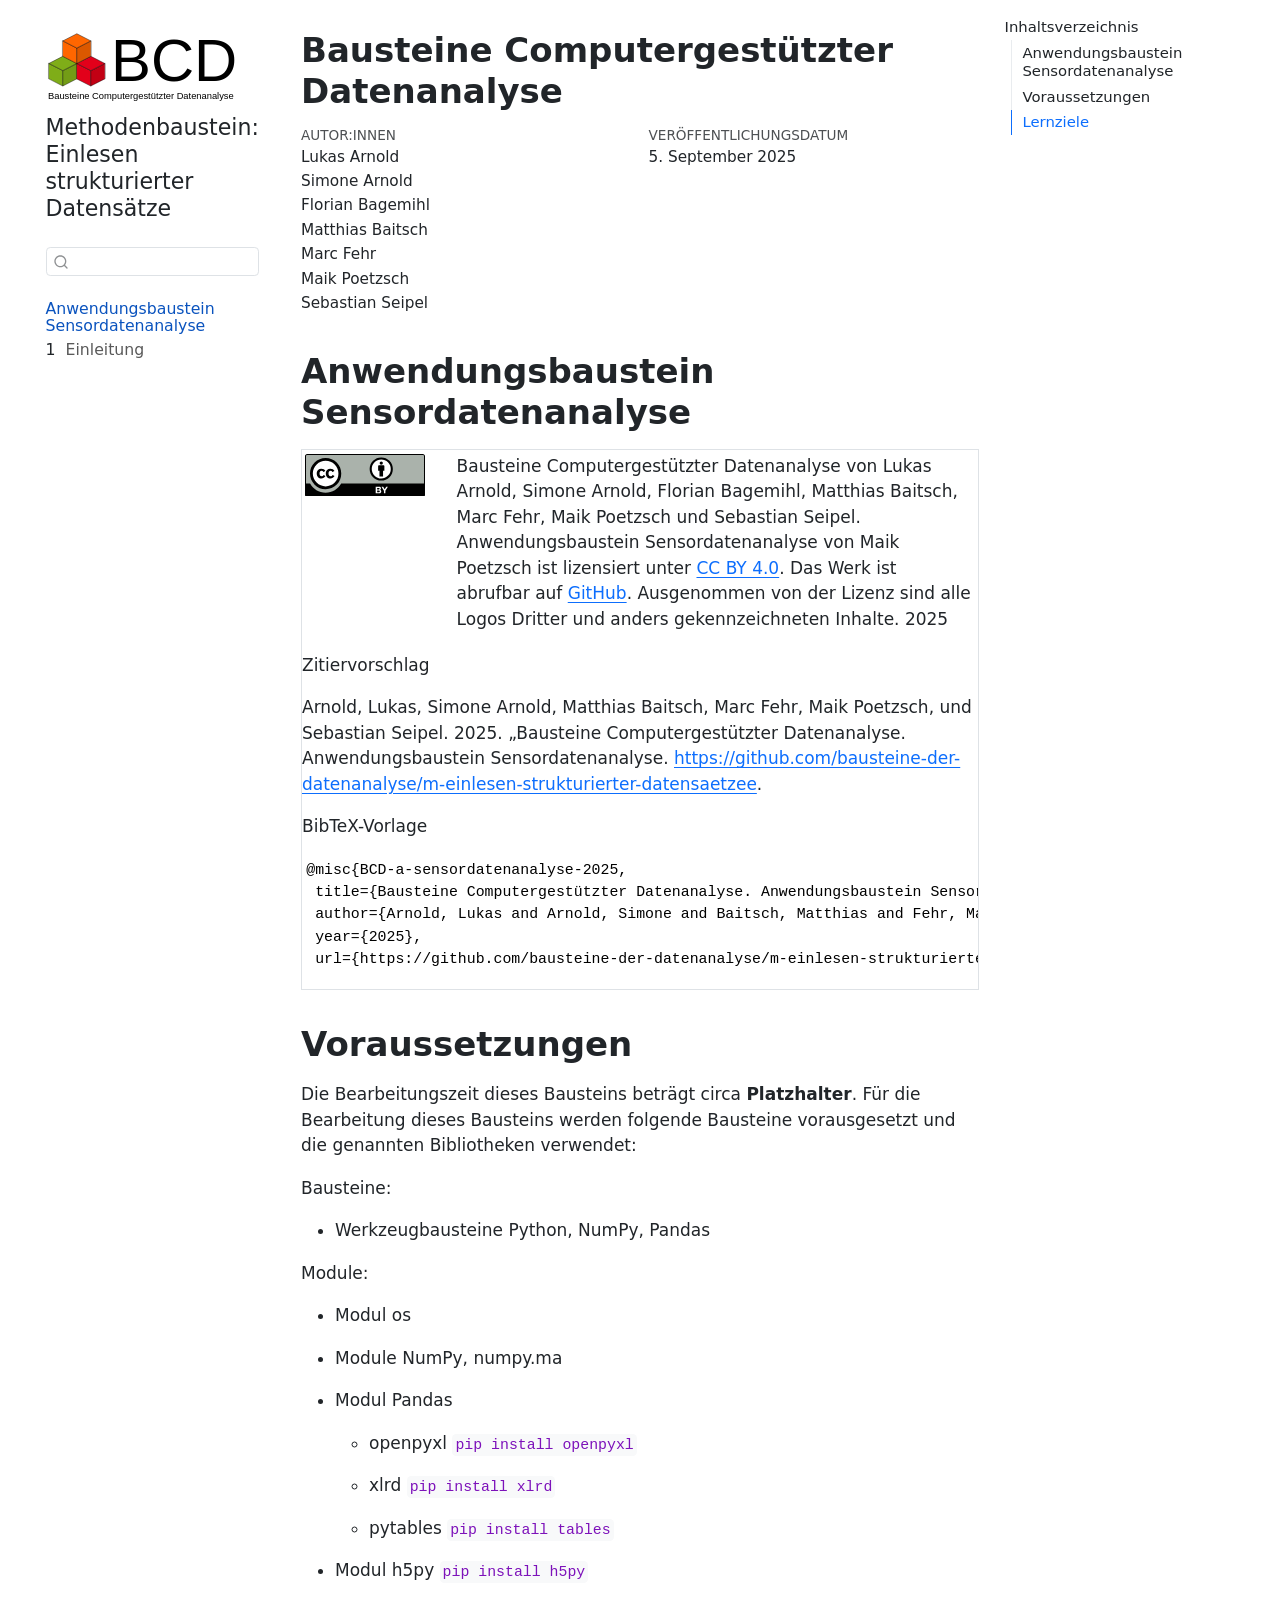
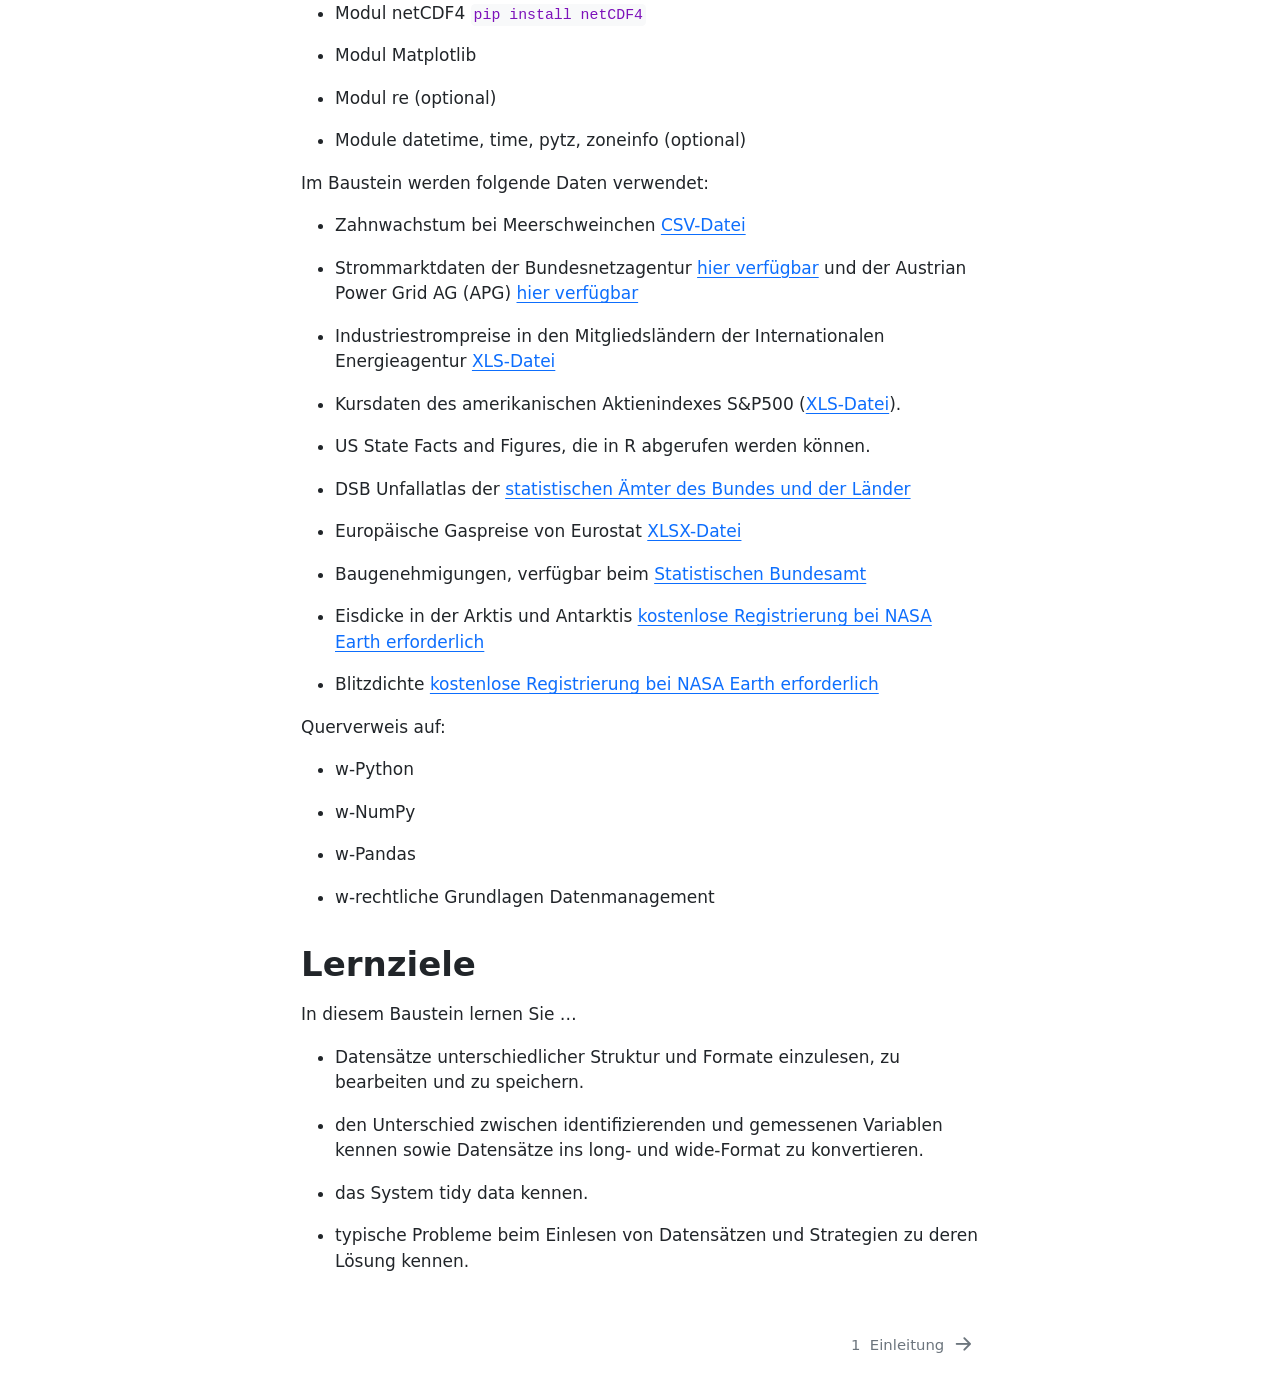
<file: _book/index.html>
<!DOCTYPE html>
<html xmlns="http://www.w3.org/1999/xhtml" lang="de" xml:lang="de"><head>

<meta charset="utf-8">
<meta name="generator" content="quarto-1.6.42">

<meta name="viewport" content="width=device-width, initial-scale=1.0, user-scalable=yes">

<meta name="author" content="Lukas Arnold">
<meta name="author" content="Simone Arnold">
<meta name="author" content="Florian Bagemihl">
<meta name="author" content="Matthias Baitsch">
<meta name="author" content="Marc Fehr">
<meta name="author" content="Maik Poetzsch">
<meta name="author" content="Sebastian Seipel">

<title>Bausteine Computergestützter Datenanalyse</title>
<style>
code{white-space: pre-wrap;}
span.smallcaps{font-variant: small-caps;}
div.columns{display: flex; gap: min(4vw, 1.5em);}
div.column{flex: auto; overflow-x: auto;}
div.hanging-indent{margin-left: 1.5em; text-indent: -1.5em;}
ul.task-list{list-style: none;}
ul.task-list li input[type="checkbox"] {
  width: 0.8em;
  margin: 0 0.8em 0.2em -1em; /* quarto-specific, see https://github.com/quarto-dev/quarto-cli/issues/4556 */ 
  vertical-align: middle;
}
</style>


<script src="site_libs/quarto-nav/quarto-nav.js"></script>
<script src="site_libs/quarto-nav/headroom.min.js"></script>
<script src="site_libs/clipboard/clipboard.min.js"></script>
<script src="site_libs/quarto-search/autocomplete.umd.js"></script>
<script src="site_libs/quarto-search/fuse.min.js"></script>
<script src="site_libs/quarto-search/quarto-search.js"></script>
<meta name="quarto:offset" content="./">
<link href="./skript/einlesen-strukturierter-datensaetze.html" rel="next">
<script src="site_libs/quarto-html/quarto.js"></script>
<script src="site_libs/quarto-html/popper.min.js"></script>
<script src="site_libs/quarto-html/tippy.umd.min.js"></script>
<script src="site_libs/quarto-html/anchor.min.js"></script>
<link href="site_libs/quarto-html/tippy.css" rel="stylesheet">
<link href="site_libs/quarto-html/quarto-syntax-highlighting-2f5df379a58b258e96c21c0638c20c03.css" rel="stylesheet" id="quarto-text-highlighting-styles">
<script src="site_libs/bootstrap/bootstrap.min.js"></script>
<link href="site_libs/bootstrap/bootstrap-icons.css" rel="stylesheet">
<link href="site_libs/bootstrap/bootstrap-130c2ef3da62f04209ff5e2fb00d8304.min.css" rel="stylesheet" append-hash="true" id="quarto-bootstrap" data-mode="light">
<script id="quarto-search-options" type="application/json">{
  "location": "sidebar",
  "copy-button": false,
  "collapse-after": 3,
  "panel-placement": "start",
  "type": "textbox",
  "limit": 50,
  "keyboard-shortcut": [
    "f",
    "/",
    "s"
  ],
  "show-item-context": false,
  "language": {
    "search-no-results-text": "Keine Treffer",
    "search-matching-documents-text": "Treffer",
    "search-copy-link-title": "Link in die Suche kopieren",
    "search-hide-matches-text": "Zusätzliche Treffer verbergen",
    "search-more-match-text": "weitere Treffer in diesem Dokument",
    "search-more-matches-text": "weitere Treffer in diesem Dokument",
    "search-clear-button-title": "Zurücksetzen",
    "search-text-placeholder": "",
    "search-detached-cancel-button-title": "Abbrechen",
    "search-submit-button-title": "Abschicken",
    "search-label": "Suchen"
  }
}</script>
<link rel="shortcut icon" href="skript/00-bilder/favicon_bcd_new.svg">
<link rel="icon" type="image/x-icon" href="logo.ico">


</head>

<body class="nav-sidebar floating">

<div id="quarto-search-results"></div>
  <header id="quarto-header" class="headroom fixed-top">
  <nav class="quarto-secondary-nav">
    <div class="container-fluid d-flex">
      <button type="button" class="quarto-btn-toggle btn" data-bs-toggle="collapse" role="button" data-bs-target=".quarto-sidebar-collapse-item" aria-controls="quarto-sidebar" aria-expanded="false" aria-label="Seitenleiste umschalten" onclick="if (window.quartoToggleHeadroom) { window.quartoToggleHeadroom(); }">
        <i class="bi bi-layout-text-sidebar-reverse"></i>
      </button>
        <nav class="quarto-page-breadcrumbs" aria-label="breadcrumb"><ol class="breadcrumb"><li class="breadcrumb-item"><a href="./index.html">Anwendungsbaustein Sensordatenanalyse</a></li></ol></nav>
        <a class="flex-grow-1" role="navigation" data-bs-toggle="collapse" data-bs-target=".quarto-sidebar-collapse-item" aria-controls="quarto-sidebar" aria-expanded="false" aria-label="Seitenleiste umschalten" onclick="if (window.quartoToggleHeadroom) { window.quartoToggleHeadroom(); }">      
        </a>
      <button type="button" class="btn quarto-search-button" aria-label="Suchen" onclick="window.quartoOpenSearch();">
        <i class="bi bi-search"></i>
      </button>
    </div>
  </nav>
</header>
<!-- content -->
<div id="quarto-content" class="quarto-container page-columns page-rows-contents page-layout-article">
<!-- sidebar -->
  <nav id="quarto-sidebar" class="sidebar collapse collapse-horizontal quarto-sidebar-collapse-item sidebar-navigation floating overflow-auto">
    <div class="pt-lg-2 mt-2 text-left sidebar-header sidebar-header-stacked">
      <a href="./index.html" class="sidebar-logo-link">
      <img src="./skript/00-bilder/logo_with_text_new.svg" alt="" class="sidebar-logo py-0 d-lg-inline d-none">
      </a>
    <div class="sidebar-title mb-0 py-0">
      <a href="./">Methodenbaustein: Einlesen strukturierter Datensätze</a> 
    </div>
      </div>
        <div class="mt-2 flex-shrink-0 align-items-center">
        <div class="sidebar-search">
        <div id="quarto-search" class="" title="Suchen"></div>
        </div>
        </div>
    <div class="sidebar-menu-container"> 
    <ul class="list-unstyled mt-1">
        <li class="sidebar-item">
  <div class="sidebar-item-container"> 
  <a href="./index.html" class="sidebar-item-text sidebar-link active">
 <span class="menu-text">Anwendungsbaustein Sensordatenanalyse</span></a>
  </div>
</li>
        <li class="sidebar-item">
  <div class="sidebar-item-container"> 
  <a href="./skript/einlesen-strukturierter-datensaetze.html" class="sidebar-item-text sidebar-link">
 <span class="menu-text"><span class="chapter-number">1</span>&nbsp; <span class="chapter-title">Einleitung</span></span></a>
  </div>
</li>
    </ul>
    </div>
</nav>
<div id="quarto-sidebar-glass" class="quarto-sidebar-collapse-item" data-bs-toggle="collapse" data-bs-target=".quarto-sidebar-collapse-item"></div>
<!-- margin-sidebar -->
    <div id="quarto-margin-sidebar" class="sidebar margin-sidebar">
        <nav id="TOC" role="doc-toc" class="toc-active">
    <h2 id="toc-title">Inhaltsverzeichnis</h2>
   
  <ul>
  <li><a href="#anwendungsbaustein-sensordatenanalyse" id="toc-anwendungsbaustein-sensordatenanalyse" class="nav-link active" data-scroll-target="#anwendungsbaustein-sensordatenanalyse">Anwendungsbaustein Sensordatenanalyse</a></li>
  <li><a href="#voraussetzungen" id="toc-voraussetzungen" class="nav-link" data-scroll-target="#voraussetzungen">Voraussetzungen</a></li>
  <li><a href="#lernziele" id="toc-lernziele" class="nav-link" data-scroll-target="#lernziele">Lernziele</a></li>
  </ul>
</nav>
    </div>
<!-- main -->
<main class="content" id="quarto-document-content">

<header id="title-block-header" class="quarto-title-block default">
<div class="quarto-title">
<h1 class="title">Bausteine Computergestützter Datenanalyse</h1>
</div>



<div class="quarto-title-meta">

    <div>
    <div class="quarto-title-meta-heading">Autor:innen</div>
    <div class="quarto-title-meta-contents">
             <p>Lukas Arnold </p>
             <p>Simone Arnold </p>
             <p>Florian Bagemihl </p>
             <p>Matthias Baitsch </p>
             <p>Marc Fehr </p>
             <p>Maik Poetzsch </p>
             <p>Sebastian Seipel </p>
          </div>
  </div>
    
    <div>
    <div class="quarto-title-meta-heading">Veröffentlichungsdatum</div>
    <div class="quarto-title-meta-contents">
      <p class="date">5. September 2025</p>
    </div>
  </div>
  
    
  </div>
  


</header>


<section id="anwendungsbaustein-sensordatenanalyse" class="level1 unnumbered">
<h1 class="unnumbered">Anwendungsbaustein Sensordatenanalyse</h1>
<div id="Lizenz" class="border">
<div>

</div>
<div class="quarto-layout-panel" data-layout="[20, 80]">
<div class="quarto-layout-row">
<div class="quarto-layout-cell" style="flex-basis: 20.0%;justify-content: center;">
<p><img src="skript/00-bilder/CC-BY.svg" class="img-fluid" alt="Symbol des Lizenzhinweises Creative Commons BY"></p>
</div>
<div class="quarto-layout-cell" style="flex-basis: 80.0%;justify-content: flex-start;">
<p>Bausteine Computergestützter Datenanalyse von Lukas Arnold, Simone Arnold, Florian Bagemihl, Matthias Baitsch, Marc Fehr, Maik Poetzsch und Sebastian Seipel. Anwendungsbaustein Sensordatenanalyse von Maik Poetzsch ist lizensiert unter <a href="https://creativecommons.org/licenses/by/4.0/deed.de">CC BY 4.0</a>. Das Werk ist abrufbar auf <a href="https://github.com/bausteine-der-datenanalyse/m-einlesen-strukturierter-datensaetze">GitHub</a>. Ausgenommen von der Lizenz sind alle Logos Dritter und anders gekennzeichneten Inhalte. 2025</p>
</div>
</div>
</div>
<p>Zitiervorschlag</p>
<p>Arnold, Lukas, Simone Arnold, Matthias Baitsch, Marc Fehr, Maik Poetzsch, und Sebastian Seipel. 2025. „Bausteine Computergestützter Datenanalyse. Anwendungsbaustein Sensordatenanalyse. <a href="https://github.com/bausteine-der-datenanalyse/m-einlesen-strukturierter-datensaetzee" class="uri">https://github.com/bausteine-der-datenanalyse/m-einlesen-strukturierter-datensaetzee</a>.</p>
<p>BibTeX-Vorlage</p>
<pre><code>@misc{BCD-a-sensordatenanalyse-2025,
 title={Bausteine Computergestützter Datenanalyse. Anwendungsbaustein Sensordatenanalyse},
 author={Arnold, Lukas and Arnold, Simone and Baitsch, Matthias and Fehr, Marc and Poetzsch, Maik and Seipel, Sebastian},
 year={2025},
 url={https://github.com/bausteine-der-datenanalyse/m-einlesen-strukturierter-datensaetze}} </code></pre>
</div>
</section>
<section id="voraussetzungen" class="level1">
<h1>Voraussetzungen</h1>
<p>Die Bearbeitungszeit dieses Bausteins beträgt circa <strong>Platzhalter</strong>. Für die Bearbeitung dieses Bausteins werden folgende Bausteine vorausgesetzt und die genannten Bibliotheken verwendet:</p>
<p>Bausteine:</p>
<ul>
<li>Werkzeugbausteine Python, NumPy, Pandas</li>
</ul>
<p>Module:</p>
<ul>
<li><p>Modul os</p></li>
<li><p>Module NumPy, numpy.ma</p></li>
<li><p>Modul Pandas</p>
<ul>
<li><p>openpyxl <code>pip install openpyxl</code></p></li>
<li><p>xlrd <code>pip install xlrd</code></p></li>
<li><p>pytables <code>pip install tables</code></p></li>
</ul></li>
<li><p>Modul h5py <code>pip install h5py</code></p></li>
<li><p>Modul netCDF4 <code>pip install netCDF4</code></p></li>
<li><p>Modul Matplotlib</p></li>
<li><p>Modul re (optional)</p></li>
<li><p>Module datetime, time, pytz, zoneinfo (optional)</p></li>
</ul>
<p>Im Baustein werden folgende Daten verwendet:</p>
<ul>
<li><p>Zahnwachstum bei Meerschweinchen <a href="https://github.com/vincentarelbundock/Rdatasets/blob/master/csv/datasets/ToothGrowth.csv">CSV-Datei</a></p></li>
<li><p>Strommarktdaten der Bundesnetzagentur <a href="https://www.smard.de/home/downloadcenter/download-marktdaten/">hier verfügbar</a> und der Austrian Power Grid AG (APG) <a href="https://markttransparenz.apg.at/de/markt/Markttransparenz/erzeugung/Erzeugung-pro-Typ">hier verfügbar</a></p></li>
<li><p>Industriestrompreise in den Mitgliedsländern der Internationalen Energieagentur <a href="https://www.gov.uk/government/uploads/system/uploads/attachment_data/file/670121/table_531.xls">XLS-Datei</a></p></li>
<li><p>Kursdaten des amerikanischen Aktienindexes S&amp;P500 (<a href="https://img1.wsimg.com/blobby/go/e5e77e0b-59d1-44d9-ab25-4763ac982e53/downloads/ie_data.xls?ver=1712069253887">XLS-Datei</a>).</p></li>
<li><p>US State Facts and Figures, die in R abgerufen werden können.</p></li>
<li><p>DSB Unfallatlas der <a href="https://unfallatlas.statistikportal.de/">statistischen Ämter des Bundes und der Länder</a></p></li>
<li><p>Europäische Gaspreise von Eurostat <a href="https://ec.europa.eu/eurostat/statistics-explained/images/3/32/SE_figures_for_Gas_2023S2_v3.xlsx.">XLSX-Datei</a></p></li>
<li><p>Baugenehmigungen, verfügbar beim <a href="https://www-genesis.destatis.de/datenbank/online/table/31111-0006/sequenz=tabelleErgebnis&amp;selectionname=31111-0006&amp;zeitscheiben=1">Statistischen Bundesamt</a></p></li>
<li><p>Eisdicke in der Arktis und Antarktis <a href="https://nsidc.org/data/ilatm1b/versions/2#anchor-data-access-tools">kostenlose Registrierung bei NASA Earth erforderlich</a></p></li>
<li><p>Blitzdichte <a href="https://www.earthdata.nasa.gov/data/catalog/ghrc-daac-lohrfc-2.3.2015">kostenlose Registrierung bei NASA Earth erforderlich</a></p></li>
</ul>
<p>Querverweis auf:</p>
<ul>
<li><p>w-Python</p></li>
<li><p>w-NumPy</p></li>
<li><p>w-Pandas</p></li>
<li><p>w-rechtliche Grundlagen Datenmanagement</p></li>
</ul>
</section>
<section id="lernziele" class="level1">
<h1>Lernziele</h1>
<p>In diesem Baustein lernen Sie …</p>
<ul>
<li><p>Datensätze unterschiedlicher Struktur und Formate einzulesen, zu bearbeiten und zu speichern.</p></li>
<li><p>den Unterschied zwischen identifizierenden und gemessenen Variablen kennen sowie Datensätze ins long- und wide-Format zu konvertieren.</p></li>
<li><p>das System tidy data kennen.</p></li>
<li><p>typische Probleme beim Einlesen von Datensätzen und Strategien zu deren Lösung kennen.</p></li>
</ul>


</section>

</main> <!-- /main -->
<script id="quarto-html-after-body" type="application/javascript">
window.document.addEventListener("DOMContentLoaded", function (event) {
  const toggleBodyColorMode = (bsSheetEl) => {
    const mode = bsSheetEl.getAttribute("data-mode");
    const bodyEl = window.document.querySelector("body");
    if (mode === "dark") {
      bodyEl.classList.add("quarto-dark");
      bodyEl.classList.remove("quarto-light");
    } else {
      bodyEl.classList.add("quarto-light");
      bodyEl.classList.remove("quarto-dark");
    }
  }
  const toggleBodyColorPrimary = () => {
    const bsSheetEl = window.document.querySelector("link#quarto-bootstrap");
    if (bsSheetEl) {
      toggleBodyColorMode(bsSheetEl);
    }
  }
  toggleBodyColorPrimary();  
  const icon = "";
  const anchorJS = new window.AnchorJS();
  anchorJS.options = {
    placement: 'right',
    icon: icon
  };
  anchorJS.add('.anchored');
  const isCodeAnnotation = (el) => {
    for (const clz of el.classList) {
      if (clz.startsWith('code-annotation-')) {                     
        return true;
      }
    }
    return false;
  }
  const onCopySuccess = function(e) {
    // button target
    const button = e.trigger;
    // don't keep focus
    button.blur();
    // flash "checked"
    button.classList.add('code-copy-button-checked');
    var currentTitle = button.getAttribute("title");
    button.setAttribute("title", "Kopiert");
    let tooltip;
    if (window.bootstrap) {
      button.setAttribute("data-bs-toggle", "tooltip");
      button.setAttribute("data-bs-placement", "left");
      button.setAttribute("data-bs-title", "Kopiert");
      tooltip = new bootstrap.Tooltip(button, 
        { trigger: "manual", 
          customClass: "code-copy-button-tooltip",
          offset: [0, -8]});
      tooltip.show();    
    }
    setTimeout(function() {
      if (tooltip) {
        tooltip.hide();
        button.removeAttribute("data-bs-title");
        button.removeAttribute("data-bs-toggle");
        button.removeAttribute("data-bs-placement");
      }
      button.setAttribute("title", currentTitle);
      button.classList.remove('code-copy-button-checked');
    }, 1000);
    // clear code selection
    e.clearSelection();
  }
  const getTextToCopy = function(trigger) {
      const codeEl = trigger.previousElementSibling.cloneNode(true);
      for (const childEl of codeEl.children) {
        if (isCodeAnnotation(childEl)) {
          childEl.remove();
        }
      }
      return codeEl.innerText;
  }
  const clipboard = new window.ClipboardJS('.code-copy-button:not([data-in-quarto-modal])', {
    text: getTextToCopy
  });
  clipboard.on('success', onCopySuccess);
  if (window.document.getElementById('quarto-embedded-source-code-modal')) {
    const clipboardModal = new window.ClipboardJS('.code-copy-button[data-in-quarto-modal]', {
      text: getTextToCopy,
      container: window.document.getElementById('quarto-embedded-source-code-modal')
    });
    clipboardModal.on('success', onCopySuccess);
  }
    var localhostRegex = new RegExp(/^(?:http|https):\/\/localhost\:?[0-9]*\//);
    var mailtoRegex = new RegExp(/^mailto:/);
      var filterRegex = new RegExp('/' + window.location.host + '/');
    var isInternal = (href) => {
        return filterRegex.test(href) || localhostRegex.test(href) || mailtoRegex.test(href);
    }
    // Inspect non-navigation links and adorn them if external
 	var links = window.document.querySelectorAll('a[href]:not(.nav-link):not(.navbar-brand):not(.toc-action):not(.sidebar-link):not(.sidebar-item-toggle):not(.pagination-link):not(.no-external):not([aria-hidden]):not(.dropdown-item):not(.quarto-navigation-tool):not(.about-link)');
    for (var i=0; i<links.length; i++) {
      const link = links[i];
      if (!isInternal(link.href)) {
        // undo the damage that might have been done by quarto-nav.js in the case of
        // links that we want to consider external
        if (link.dataset.originalHref !== undefined) {
          link.href = link.dataset.originalHref;
        }
      }
    }
  function tippyHover(el, contentFn, onTriggerFn, onUntriggerFn) {
    const config = {
      allowHTML: true,
      maxWidth: 500,
      delay: 100,
      arrow: false,
      appendTo: function(el) {
          return el.parentElement;
      },
      interactive: true,
      interactiveBorder: 10,
      theme: 'quarto',
      placement: 'bottom-start',
    };
    if (contentFn) {
      config.content = contentFn;
    }
    if (onTriggerFn) {
      config.onTrigger = onTriggerFn;
    }
    if (onUntriggerFn) {
      config.onUntrigger = onUntriggerFn;
    }
    window.tippy(el, config); 
  }
  const noterefs = window.document.querySelectorAll('a[role="doc-noteref"]');
  for (var i=0; i<noterefs.length; i++) {
    const ref = noterefs[i];
    tippyHover(ref, function() {
      // use id or data attribute instead here
      let href = ref.getAttribute('data-footnote-href') || ref.getAttribute('href');
      try { href = new URL(href).hash; } catch {}
      const id = href.replace(/^#\/?/, "");
      const note = window.document.getElementById(id);
      if (note) {
        return note.innerHTML;
      } else {
        return "";
      }
    });
  }
  const xrefs = window.document.querySelectorAll('a.quarto-xref');
  const processXRef = (id, note) => {
    // Strip column container classes
    const stripColumnClz = (el) => {
      el.classList.remove("page-full", "page-columns");
      if (el.children) {
        for (const child of el.children) {
          stripColumnClz(child);
        }
      }
    }
    stripColumnClz(note)
    if (id === null || id.startsWith('sec-')) {
      // Special case sections, only their first couple elements
      const container = document.createElement("div");
      if (note.children && note.children.length > 2) {
        container.appendChild(note.children[0].cloneNode(true));
        for (let i = 1; i < note.children.length; i++) {
          const child = note.children[i];
          if (child.tagName === "P" && child.innerText === "") {
            continue;
          } else {
            container.appendChild(child.cloneNode(true));
            break;
          }
        }
        if (window.Quarto?.typesetMath) {
          window.Quarto.typesetMath(container);
        }
        return container.innerHTML
      } else {
        if (window.Quarto?.typesetMath) {
          window.Quarto.typesetMath(note);
        }
        return note.innerHTML;
      }
    } else {
      // Remove any anchor links if they are present
      const anchorLink = note.querySelector('a.anchorjs-link');
      if (anchorLink) {
        anchorLink.remove();
      }
      if (window.Quarto?.typesetMath) {
        window.Quarto.typesetMath(note);
      }
      if (note.classList.contains("callout")) {
        return note.outerHTML;
      } else {
        return note.innerHTML;
      }
    }
  }
  for (var i=0; i<xrefs.length; i++) {
    const xref = xrefs[i];
    tippyHover(xref, undefined, function(instance) {
      instance.disable();
      let url = xref.getAttribute('href');
      let hash = undefined; 
      if (url.startsWith('#')) {
        hash = url;
      } else {
        try { hash = new URL(url).hash; } catch {}
      }
      if (hash) {
        const id = hash.replace(/^#\/?/, "");
        const note = window.document.getElementById(id);
        if (note !== null) {
          try {
            const html = processXRef(id, note.cloneNode(true));
            instance.setContent(html);
          } finally {
            instance.enable();
            instance.show();
          }
        } else {
          // See if we can fetch this
          fetch(url.split('#')[0])
          .then(res => res.text())
          .then(html => {
            const parser = new DOMParser();
            const htmlDoc = parser.parseFromString(html, "text/html");
            const note = htmlDoc.getElementById(id);
            if (note !== null) {
              const html = processXRef(id, note);
              instance.setContent(html);
            } 
          }).finally(() => {
            instance.enable();
            instance.show();
          });
        }
      } else {
        // See if we can fetch a full url (with no hash to target)
        // This is a special case and we should probably do some content thinning / targeting
        fetch(url)
        .then(res => res.text())
        .then(html => {
          const parser = new DOMParser();
          const htmlDoc = parser.parseFromString(html, "text/html");
          const note = htmlDoc.querySelector('main.content');
          if (note !== null) {
            // This should only happen for chapter cross references
            // (since there is no id in the URL)
            // remove the first header
            if (note.children.length > 0 && note.children[0].tagName === "HEADER") {
              note.children[0].remove();
            }
            const html = processXRef(null, note);
            instance.setContent(html);
          } 
        }).finally(() => {
          instance.enable();
          instance.show();
        });
      }
    }, function(instance) {
    });
  }
      let selectedAnnoteEl;
      const selectorForAnnotation = ( cell, annotation) => {
        let cellAttr = 'data-code-cell="' + cell + '"';
        let lineAttr = 'data-code-annotation="' +  annotation + '"';
        const selector = 'span[' + cellAttr + '][' + lineAttr + ']';
        return selector;
      }
      const selectCodeLines = (annoteEl) => {
        const doc = window.document;
        const targetCell = annoteEl.getAttribute("data-target-cell");
        const targetAnnotation = annoteEl.getAttribute("data-target-annotation");
        const annoteSpan = window.document.querySelector(selectorForAnnotation(targetCell, targetAnnotation));
        const lines = annoteSpan.getAttribute("data-code-lines").split(",");
        const lineIds = lines.map((line) => {
          return targetCell + "-" + line;
        })
        let top = null;
        let height = null;
        let parent = null;
        if (lineIds.length > 0) {
            //compute the position of the single el (top and bottom and make a div)
            const el = window.document.getElementById(lineIds[0]);
            top = el.offsetTop;
            height = el.offsetHeight;
            parent = el.parentElement.parentElement;
          if (lineIds.length > 1) {
            const lastEl = window.document.getElementById(lineIds[lineIds.length - 1]);
            const bottom = lastEl.offsetTop + lastEl.offsetHeight;
            height = bottom - top;
          }
          if (top !== null && height !== null && parent !== null) {
            // cook up a div (if necessary) and position it 
            let div = window.document.getElementById("code-annotation-line-highlight");
            if (div === null) {
              div = window.document.createElement("div");
              div.setAttribute("id", "code-annotation-line-highlight");
              div.style.position = 'absolute';
              parent.appendChild(div);
            }
            div.style.top = top - 2 + "px";
            div.style.height = height + 4 + "px";
            div.style.left = 0;
            let gutterDiv = window.document.getElementById("code-annotation-line-highlight-gutter");
            if (gutterDiv === null) {
              gutterDiv = window.document.createElement("div");
              gutterDiv.setAttribute("id", "code-annotation-line-highlight-gutter");
              gutterDiv.style.position = 'absolute';
              const codeCell = window.document.getElementById(targetCell);
              const gutter = codeCell.querySelector('.code-annotation-gutter');
              gutter.appendChild(gutterDiv);
            }
            gutterDiv.style.top = top - 2 + "px";
            gutterDiv.style.height = height + 4 + "px";
          }
          selectedAnnoteEl = annoteEl;
        }
      };
      const unselectCodeLines = () => {
        const elementsIds = ["code-annotation-line-highlight", "code-annotation-line-highlight-gutter"];
        elementsIds.forEach((elId) => {
          const div = window.document.getElementById(elId);
          if (div) {
            div.remove();
          }
        });
        selectedAnnoteEl = undefined;
      };
        // Handle positioning of the toggle
    window.addEventListener(
      "resize",
      throttle(() => {
        elRect = undefined;
        if (selectedAnnoteEl) {
          selectCodeLines(selectedAnnoteEl);
        }
      }, 10)
    );
    function throttle(fn, ms) {
    let throttle = false;
    let timer;
      return (...args) => {
        if(!throttle) { // first call gets through
            fn.apply(this, args);
            throttle = true;
        } else { // all the others get throttled
            if(timer) clearTimeout(timer); // cancel #2
            timer = setTimeout(() => {
              fn.apply(this, args);
              timer = throttle = false;
            }, ms);
        }
      };
    }
      // Attach click handler to the DT
      const annoteDls = window.document.querySelectorAll('dt[data-target-cell]');
      for (const annoteDlNode of annoteDls) {
        annoteDlNode.addEventListener('click', (event) => {
          const clickedEl = event.target;
          if (clickedEl !== selectedAnnoteEl) {
            unselectCodeLines();
            const activeEl = window.document.querySelector('dt[data-target-cell].code-annotation-active');
            if (activeEl) {
              activeEl.classList.remove('code-annotation-active');
            }
            selectCodeLines(clickedEl);
            clickedEl.classList.add('code-annotation-active');
          } else {
            // Unselect the line
            unselectCodeLines();
            clickedEl.classList.remove('code-annotation-active');
          }
        });
      }
  const findCites = (el) => {
    const parentEl = el.parentElement;
    if (parentEl) {
      const cites = parentEl.dataset.cites;
      if (cites) {
        return {
          el,
          cites: cites.split(' ')
        };
      } else {
        return findCites(el.parentElement)
      }
    } else {
      return undefined;
    }
  };
  var bibliorefs = window.document.querySelectorAll('a[role="doc-biblioref"]');
  for (var i=0; i<bibliorefs.length; i++) {
    const ref = bibliorefs[i];
    const citeInfo = findCites(ref);
    if (citeInfo) {
      tippyHover(citeInfo.el, function() {
        var popup = window.document.createElement('div');
        citeInfo.cites.forEach(function(cite) {
          var citeDiv = window.document.createElement('div');
          citeDiv.classList.add('hanging-indent');
          citeDiv.classList.add('csl-entry');
          var biblioDiv = window.document.getElementById('ref-' + cite);
          if (biblioDiv) {
            citeDiv.innerHTML = biblioDiv.innerHTML;
          }
          popup.appendChild(citeDiv);
        });
        return popup.innerHTML;
      });
    }
  }
});
</script>
<nav class="page-navigation">
  <div class="nav-page nav-page-previous">
  </div>
  <div class="nav-page nav-page-next">
      <a href="./skript/einlesen-strukturierter-datensaetze.html" class="pagination-link" aria-label="Einleitung">
        <span class="nav-page-text"><span class="chapter-number">1</span>&nbsp; <span class="chapter-title">Einleitung</span></span> <i class="bi bi-arrow-right-short"></i>
      </a>
  </div>
</nav>
</div> <!-- /content -->




</body></html>
</file>
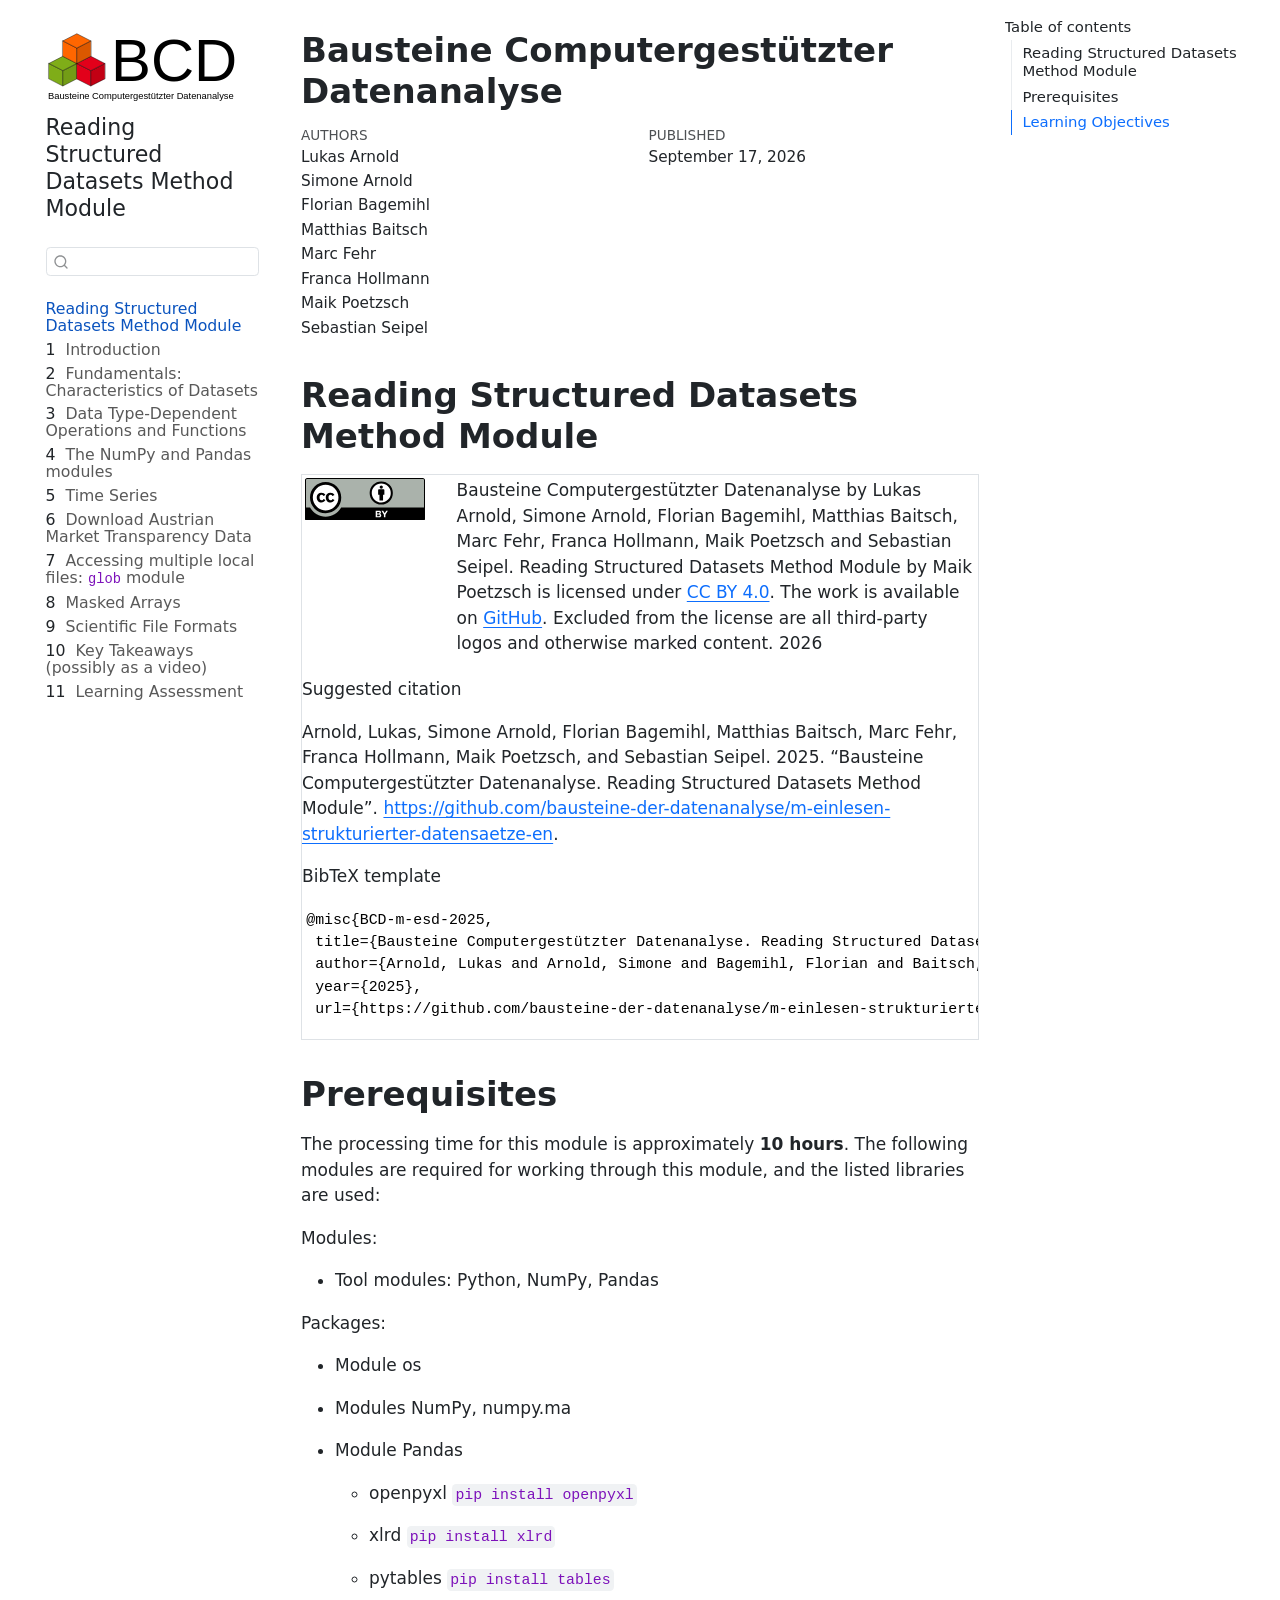
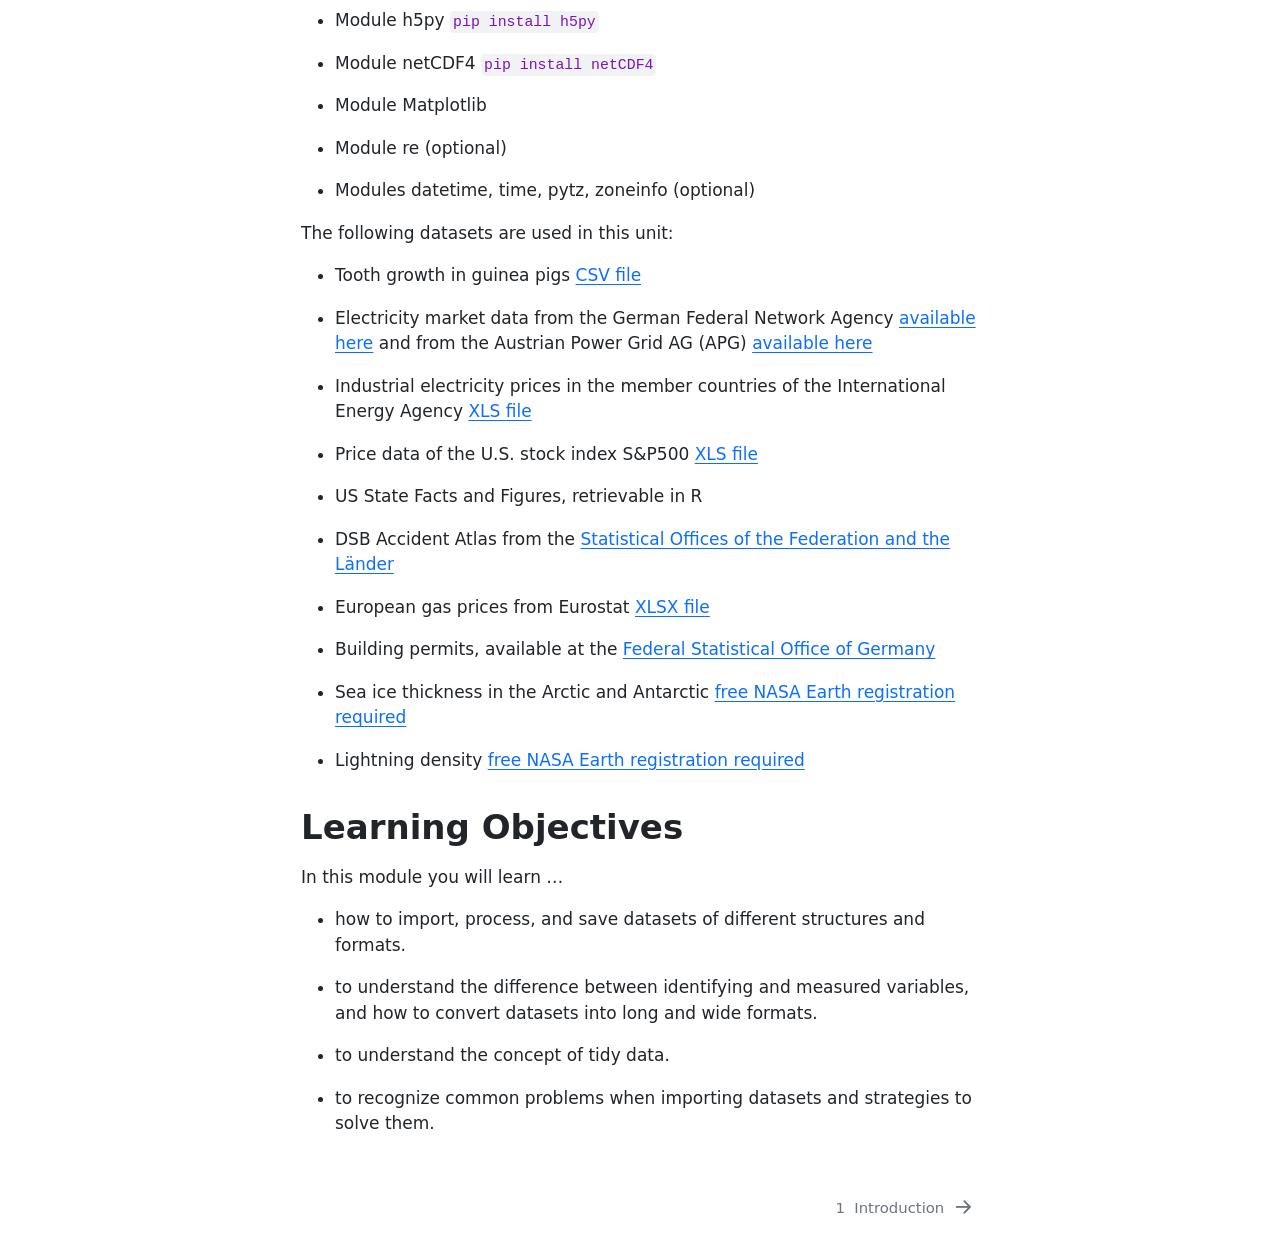
<file: output/book/index.html>
<!DOCTYPE html>
<html xmlns="http://www.w3.org/1999/xhtml" lang="en" xml:lang="en"><head>

<meta charset="utf-8">
<meta name="generator" content="quarto-1.10.18">

<meta name="viewport" content="width=device-width, initial-scale=1.0, user-scalable=yes">

<meta name="author" content="Lukas Arnold">
<meta name="author" content="Simone Arnold">
<meta name="author" content="Florian Bagemihl">
<meta name="author" content="Matthias Baitsch">
<meta name="author" content="Marc Fehr">
<meta name="author" content="Franca Hollmann">
<meta name="author" content="Maik Poetzsch">
<meta name="author" content="Sebastian Seipel">
<meta name="dcterms.date" content="2026-09-17">

<title>Bausteine Computergestützter Datenanalyse</title>
<style>
/* Default styles provided by pandoc.
** See https://pandoc.org/MANUAL.html#variables-for-html for config info.
*/
span.smallcaps{font-variant: small-caps;}
div.columns{display: flex; gap: 1.5em;}
div.column{flex: auto;}
@media screen {
div.columns{gap: min(4vw, 1.5em);}
div.column{overflow-x: auto;}
}
div.hanging-indent{margin-left: 1.5em; text-indent: -1.5em;}
ul.task-list{list-style: none;}
ul.task-list li input[type="checkbox"] {
  width: 0.8em;
  margin: 0 0.8em 0.2em -1em; /* quarto-specific, see https://github.com/quarto-dev/quarto-cli/issues/4556 */ 
  vertical-align: middle;
}
</style>


<script src="site_libs/quarto-nav/quarto-nav.js"></script>
<script src="site_libs/quarto-nav/headroom.min.js"></script>
<script src="site_libs/clipboard/clipboard.min.js"></script>
<script src="site_libs/quarto-search/autocomplete.umd.js"></script>
<script src="site_libs/quarto-search/fuse.min.js"></script>
<script src="site_libs/quarto-search/quarto-search.js"></script>
<meta name="quarto:offset" content="./">
<link href="./skript/einleitung.html" rel="next">
<script src="site_libs/quarto-html/quarto.js" type="module"></script>
<script src="site_libs/quarto-html/tabsets/tabsets.js" type="module"></script>
<script src="site_libs/quarto-html/popper.min.js"></script>
<script src="site_libs/quarto-html/tippy.umd.min.js"></script>
<script src="site_libs/quarto-html/anchor.min.js"></script>
<link href="site_libs/quarto-html/tippy.css" rel="stylesheet">
<link href="site_libs/quarto-html/quarto-syntax-highlighting-64a204ab8560d761af7679ceaba22944.css" rel="stylesheet" id="quarto-text-highlighting-styles">
<script src="site_libs/bootstrap/bootstrap.min.js"></script>
<link href="site_libs/bootstrap/bootstrap-icons.css" rel="stylesheet">
<link href="site_libs/bootstrap/bootstrap-41d1ed59529443dc312b46011c211845.min.css" rel="stylesheet" append-hash="true" id="quarto-bootstrap" data-mode="light">
<script id="quarto-search-options" type="application/json">{
  "location": "sidebar",
  "copy-button": false,
  "collapse-after": 3,
  "panel-placement": "start",
  "type": "textbox",
  "limit": 50,
  "keyboard-shortcut": [
    "f",
    "/",
    "s"
  ],
  "show-item-context": false,
  "language": {
    "search-no-results-text": "No results",
    "search-matching-documents-text": "matching documents",
    "search-copy-link-title": "Copy link to search",
    "search-hide-matches-text": "Hide additional matches",
    "search-more-match-text": "more match in this document",
    "search-more-matches-text": "more matches in this document",
    "search-clear-button-title": "Clear",
    "search-text-placeholder": "",
    "search-detached-cancel-button-title": "Cancel",
    "search-submit-button-title": "Submit",
    "search-label": "Search"
  }
}</script>
<link rel="shortcut icon" href="skript/00-bilder/favicon_bcd_new.svg">
<link rel="icon" type="image/x-icon" href="logo.ico">


</head>

<body class="nav-sidebar floating quarto-light">

<div id="quarto-search-results"></div>
  <header id="quarto-header" class="headroom fixed-top">
  <nav class="quarto-secondary-nav">
    <div class="container-fluid d-flex">
      <button type="button" class="quarto-btn-toggle btn" data-bs-toggle="collapse" role="button" data-bs-target=".quarto-sidebar-collapse-item" aria-controls="quarto-sidebar" aria-expanded="false" aria-label="Toggle sidebar navigation" onclick="if (window.quartoToggleHeadroom) { window.quartoToggleHeadroom(); }">
        <i class="bi bi-layout-text-sidebar-reverse"></i>
      </button>
        <nav class="quarto-page-breadcrumbs" aria-label="breadcrumb"><ol class="breadcrumb"><li class="breadcrumb-item"><a href="./index.html">Reading Structured Datasets Method Module</a></li></ol></nav>
        <a class="flex-grow-1" role="navigation" data-bs-toggle="collapse" data-bs-target=".quarto-sidebar-collapse-item" aria-controls="quarto-sidebar" aria-expanded="false" aria-label="Toggle sidebar navigation" onclick="if (window.quartoToggleHeadroom) { window.quartoToggleHeadroom(); }">      
        </a>
      <button type="button" class="btn quarto-search-button" aria-label="Search" onclick="window.quartoOpenSearch();">
        <i class="bi bi-search"></i>
      </button>
    </div>
  </nav>
</header>
<!-- content -->
<div id="quarto-content" class="quarto-container page-columns page-rows-contents page-layout-article">
<!-- sidebar -->
  <nav id="quarto-sidebar" class="sidebar collapse collapse-horizontal quarto-sidebar-collapse-item sidebar-navigation floating overflow-auto">
    <div class="pt-lg-2 mt-2 text-left sidebar-header sidebar-header-stacked">
      <a href="./index.html" class="sidebar-logo-link">
      <img src="./skript/00-bilder/logo_with_text_new.svg" alt="" class="sidebar-logo light-content py-0 d-lg-inline d-none">
      <img src="./skript/00-bilder/logo_with_text_new.svg" alt="" class="sidebar-logo dark-content py-0 d-lg-inline d-none">
      </a>
    <div class="sidebar-title mb-0 py-0">
      <a href="./">Reading Structured Datasets Method Module</a> 
    </div>
      </div>
        <div class="mt-2 flex-shrink-0 align-items-center">
        <div class="sidebar-search">
        <div id="quarto-search" class="" title="Search"></div>
        </div>
        </div>
    <div class="sidebar-menu-container"> 
    <ul class="list-unstyled mt-1">
        <li class="sidebar-item">
  <div class="sidebar-item-container"> 
  <a href="./index.html" class="sidebar-item-text sidebar-link active">
 <span class="menu-text">Reading Structured Datasets Method Module</span></a>
  </div>
</li>
        <li class="sidebar-item">
  <div class="sidebar-item-container"> 
  <a href="./skript/einleitung.html" class="sidebar-item-text sidebar-link">
 <span class="menu-text"><span class="chapter-number">1</span>&nbsp; <span class="chapter-title">Introduction</span></span></a>
  </div>
</li>
        <li class="sidebar-item">
  <div class="sidebar-item-container"> 
  <a href="./skript/grundlagen.html" class="sidebar-item-text sidebar-link">
 <span class="menu-text"><span class="chapter-number">2</span>&nbsp; <span class="chapter-title">Fundamentals: Characteristics of Datasets</span></span></a>
  </div>
</li>
        <li class="sidebar-item">
  <div class="sidebar-item-container"> 
  <a href="./skript/datentypoperationen.html" class="sidebar-item-text sidebar-link">
 <span class="menu-text"><span class="chapter-number">3</span>&nbsp; <span class="chapter-title">Data Type-Dependent Operations and Functions</span></span></a>
  </div>
</li>
        <li class="sidebar-item">
  <div class="sidebar-item-container"> 
  <a href="./skript/numpy-pandas.html" class="sidebar-item-text sidebar-link">
 <span class="menu-text"><span class="chapter-number">4</span>&nbsp; <span class="chapter-title">The NumPy and Pandas modules</span></span></a>
  </div>
</li>
        <li class="sidebar-item">
  <div class="sidebar-item-container"> 
  <a href="./skript/zeitreihen.html" class="sidebar-item-text sidebar-link">
 <span class="menu-text"><span class="chapter-number">5</span>&nbsp; <span class="chapter-title">Time Series</span></span></a>
  </div>
</li>
        <li class="sidebar-item">
  <div class="sidebar-item-container"> 
  <a href="./skript/marktdaten-oesterreich.html" class="sidebar-item-text sidebar-link">
 <span class="menu-text"><span class="chapter-number">6</span>&nbsp; <span class="chapter-title">Download Austrian Market Transparency Data</span></span></a>
  </div>
</li>
        <li class="sidebar-item">
  <div class="sidebar-item-container"> 
  <a href="./skript/modul-glob.html" class="sidebar-item-text sidebar-link">
 <span class="menu-text"><span class="chapter-number">7</span>&nbsp; <span class="chapter-title">Accessing multiple local files: <code>glob</code> module</span></span></a>
  </div>
</li>
        <li class="sidebar-item">
  <div class="sidebar-item-container"> 
  <a href="./skript/maskierte-arrays.html" class="sidebar-item-text sidebar-link">
 <span class="menu-text"><span class="chapter-number">8</span>&nbsp; <span class="chapter-title">Masked Arrays</span></span></a>
  </div>
</li>
        <li class="sidebar-item">
  <div class="sidebar-item-container"> 
  <a href="./skript/dateiformate.html" class="sidebar-item-text sidebar-link">
 <span class="menu-text"><span class="chapter-number">9</span>&nbsp; <span class="chapter-title">Scientific File Formats</span></span></a>
  </div>
</li>
        <li class="sidebar-item">
  <div class="sidebar-item-container"> 
  <a href="./skript/daswichtigste.html" class="sidebar-item-text sidebar-link">
 <span class="menu-text"><span class="chapter-number">10</span>&nbsp; <span class="chapter-title">Key Takeaways (possibly as a video)</span></span></a>
  </div>
</li>
        <li class="sidebar-item">
  <div class="sidebar-item-container"> 
  <a href="./skript/lernzielkontrolle.html" class="sidebar-item-text sidebar-link">
 <span class="menu-text"><span class="chapter-number">11</span>&nbsp; <span class="chapter-title">Learning Assessment</span></span></a>
  </div>
</li>
    </ul>
    </div>
</nav>
<div id="quarto-sidebar-glass" class="quarto-sidebar-collapse-item" data-bs-toggle="collapse" data-bs-target=".quarto-sidebar-collapse-item"></div>
<!-- margin-sidebar -->
    <div id="quarto-margin-sidebar" class="sidebar margin-sidebar">
        <nav id="TOC" role="doc-toc" class="toc-active">
    <h2 id="toc-title">Table of contents</h2>
   
  <ul>
  <li><a href="#reading-structured-datasets-method-module" id="toc-reading-structured-datasets-method-module" class="nav-link active" data-scroll-target="#reading-structured-datasets-method-module">Reading Structured Datasets Method Module</a></li>
  <li><a href="#prerequisites" id="toc-prerequisites" class="nav-link" data-scroll-target="#prerequisites">Prerequisites</a></li>
  <li><a href="#learning-objectives" id="toc-learning-objectives" class="nav-link" data-scroll-target="#learning-objectives">Learning Objectives</a></li>
  </ul>
</nav>
    </div>
<!-- main -->
<main class="content" id="quarto-document-content">

<header id="title-block-header" class="quarto-title-block default">
<div class="quarto-title">
<h1 class="title">Bausteine Computergestützter Datenanalyse</h1>
</div>



<div class="quarto-title-meta">

    <div>
    <div class="quarto-title-meta-heading">Authors</div>
    <div class="quarto-title-meta-contents">
             <p>Lukas Arnold </p>
             <p>Simone Arnold </p>
             <p>Florian Bagemihl </p>
             <p>Matthias Baitsch </p>
             <p>Marc Fehr </p>
             <p>Franca Hollmann </p>
             <p>Maik Poetzsch </p>
             <p>Sebastian Seipel </p>
          </div>
  </div>
    
    <div>
    <div class="quarto-title-meta-heading">Published</div>
    <div class="quarto-title-meta-contents">
      <p class="date">September 17, 2026</p>
    </div>
  </div>
  
    
  </div>
  


</header>


<section id="reading-structured-datasets-method-module" class="level1 unnumbered">
<h1 class="unnumbered">Reading Structured Datasets Method Module</h1>
<div id="Lizenz" class="border">
<div class="quarto-layout-panel" data-layout="[20, 80]">
<div class="quarto-layout-row">
<div class="quarto-layout-cell" style="flex-basis: 20.0%;justify-content: center;">
<p><img src="skript/00-bilder/CC-BY.svg" class="img-fluid" alt="Symbol of the Creative Commons BY license notice"></p>
</div>
<div class="quarto-layout-cell" style="flex-basis: 80.0%;justify-content: flex-start;">
<p>Bausteine Computergestützter Datenanalyse by Lukas Arnold, Simone Arnold, Florian Bagemihl, Matthias Baitsch, Marc Fehr, Franca Hollmann, Maik Poetzsch and Sebastian Seipel. Reading Structured Datasets Method Module by Maik Poetzsch is licensed under <a href="https://creativecommons.org/licenses/by/4.0/deed.en">CC BY 4.0</a>. The work is available on <a href="https://github.com/bausteine-der-datenanalyse/m-einlesen-strukturierter-datensaetze-en">GitHub</a>. Excluded from the license are all third-party logos and otherwise marked content. 2026</p>
</div>
</div>
</div>
<p>Suggested citation</p>
<p>Arnold, Lukas, Simone Arnold, Florian Bagemihl, Matthias Baitsch, Marc Fehr, Franca Hollmann, Maik Poetzsch, and Sebastian Seipel. 2025. “Bausteine Computergestützter Datenanalyse. Reading Structured Datasets Method Module”. <a href="https://github.com/bausteine-der-datenanalyse/m-einlesen-strukturierter-datensaetze-en" class="uri">https://github.com/bausteine-der-datenanalyse/m-einlesen-strukturierter-datensaetze-en</a>.</p>
<p>BibTeX template</p>
<pre><code>@misc{BCD-m-esd-2025,
 title={Bausteine Computergestützter Datenanalyse. Reading Structured Datasets Method Module.},
 author={Arnold, Lukas and Arnold, Simone and Bagemihl, Florian and Baitsch, Matthias and Fehr, Marc and Hollmann, Franca and Poetzsch, Maik and Seipel, Sebastian},
 year={2025},
 url={https://github.com/bausteine-der-datenanalyse/m-einlesen-strukturierter-datensaetze-en}}</code></pre>
</div>
</section>
<section id="prerequisites" class="level1">
<h1>Prerequisites</h1>
<p>The processing time for this module is approximately <strong>10 hours</strong>. The following modules are required for working through this module, and the listed libraries are used:</p>
<p>Modules:</p>
<ul>
<li>Tool modules: Python, NumPy, Pandas</li>
</ul>
<p>Packages:</p>
<ul>
<li><p>Module os</p></li>
<li><p>Modules NumPy, numpy.ma</p></li>
<li><p>Module Pandas</p>
<ul>
<li><p>openpyxl <code>pip install openpyxl</code></p></li>
<li><p>xlrd <code>pip install xlrd</code></p></li>
<li><p>pytables <code>pip install tables</code></p></li>
</ul></li>
<li><p>Module h5py <code>pip install h5py</code></p></li>
<li><p>Module netCDF4 <code>pip install netCDF4</code></p></li>
<li><p>Module Matplotlib</p></li>
<li><p>Module re (optional)</p></li>
<li><p>Modules datetime, time, pytz, zoneinfo (optional)</p></li>
</ul>
<p>The following datasets are used in this unit:</p>
<ul>
<li><p>Tooth growth in guinea pigs <a href="https://github.com/vincentarelbundock/Rdatasets/blob/master/csv/datasets/ToothGrowth.csv">CSV file</a></p></li>
<li><p>Electricity market data from the German Federal Network Agency <a href="https://www.smard.de/home/downloadcenter/download-marktdaten/">available here</a> and from the Austrian Power Grid AG (APG) <a href="https://markttransparenz.apg.at/de/markt/Markttransparenz/erzeugung/Erzeugung-pro-Typ">available here</a></p></li>
<li><p>Industrial electricity prices in the member countries of the International Energy Agency <a href="https://www.gov.uk/government/uploads/system/uploads/attachment_data/file/670121/table_531.xls">XLS file</a></p></li>
<li><p>Price data of the U.S. stock index S&amp;P500 <a href="https://img1.wsimg.com/blobby/go/e5e77e0b-59d1-44d9-ab25-4763ac982e53/downloads/ie_data.xls?ver=1712069253887">XLS file</a></p></li>
<li><p>US State Facts and Figures, retrievable in R</p></li>
<li><p>DSB Accident Atlas from the <a href="https://unfallatlas.statistikportal.de/">Statistical Offices of the Federation and the Länder</a></p></li>
<li><p>European gas prices from Eurostat <a href="https://ec.europa.eu/eurostat/statistics-explained/images/3/32/SE_figures_for_Gas_2023S2_v3.xlsx.">XLSX file</a></p></li>
<li><p>Building permits, available at the <a href="https://www-genesis.destatis.de/datenbank/online/table/31111-0006/sequenz=tabelleErgebnis&amp;selectionname=31111-0006&amp;zeitscheiben=1">Federal Statistical Office of Germany</a></p></li>
<li><p>Sea ice thickness in the Arctic and Antarctic <a href="https://nsidc.org/data/ilatm1b/versions/2#anchor-data-access-tools">free NASA Earth registration required</a></p></li>
<li><p>Lightning density <a href="https://www.earthdata.nasa.gov/data/catalog/ghrc-daac-lohrfc-2.3.2015">free NASA Earth registration required</a></p></li>
</ul>
</section>
<section id="learning-objectives" class="level1">
<h1>Learning Objectives</h1>
<p>In this module you will learn …</p>
<ul>
<li><p>how to import, process, and save datasets of different structures and formats.</p></li>
<li><p>to understand the difference between identifying and measured variables, and how to convert datasets into long and wide formats.</p></li>
<li><p>to understand the concept of tidy data.</p></li>
<li><p>to recognize common problems when importing datasets and strategies to solve them.</p></li>
</ul>


</section>

</main> <!-- /main -->
<script id="quarto-html-after-body" type="application/javascript">
  window.document.addEventListener("DOMContentLoaded", function (event) {
    const icon = "";
    const anchorJS = new window.AnchorJS();
    anchorJS.options = {
      placement: 'right',
      icon: icon
    };
    anchorJS.add('.anchored');
    const isCodeAnnotation = (el) => {
      for (const clz of el.classList) {
        if (clz.startsWith('code-annotation-')) {                     
          return true;
        }
      }
      return false;
    }
    const onCopySuccess = function(e) {
      // button target
      const button = e.trigger;
      // don't keep focus
      button.blur();
      // flash "checked"
      button.classList.add('code-copy-button-checked');
      var currentTitle = button.getAttribute("title");
      button.setAttribute("title", "Copied!");
      let tooltip;
      if (window.bootstrap) {
        button.setAttribute("data-bs-toggle", "tooltip");
        button.setAttribute("data-bs-placement", "left");
        button.setAttribute("data-bs-title", "Copied!");
        tooltip = new bootstrap.Tooltip(button, 
          { trigger: "manual", 
            customClass: "code-copy-button-tooltip",
            offset: [0, -8]});
        tooltip.show();    
      }
      setTimeout(function() {
        if (tooltip) {
          tooltip.hide();
          button.removeAttribute("data-bs-title");
          button.removeAttribute("data-bs-toggle");
          button.removeAttribute("data-bs-placement");
        }
        button.setAttribute("title", currentTitle);
        button.classList.remove('code-copy-button-checked');
      }, 1000);
      // clear code selection
      e.clearSelection();
    }
    const getTextToCopy = function(trigger) {
      const outerScaffold = trigger.parentElement.cloneNode(true);
      const codeEl = outerScaffold.querySelector('code');
      for (const childEl of codeEl.children) {
        if (isCodeAnnotation(childEl)) {
          childEl.remove();
        }
      }
      return codeEl.innerText;
    }
    const clipboard = new window.ClipboardJS('.code-copy-button:not([data-in-quarto-modal])', {
      text: getTextToCopy
    });
    clipboard.on('success', onCopySuccess);
    if (window.document.getElementById('quarto-embedded-source-code-modal')) {
      const clipboardModal = new window.ClipboardJS('.code-copy-button[data-in-quarto-modal]', {
        text: getTextToCopy,
        container: window.document.getElementById('quarto-embedded-source-code-modal')
      });
      clipboardModal.on('success', onCopySuccess);
    }
      var localhostRegex = new RegExp(/^(?:http|https):\/\/localhost\:?[0-9]*\//);
      var mailtoRegex = new RegExp(/^mailto:/);
        var filterRegex = new RegExp('/' + window.location.host + '/');
      var isInternal = (href) => {
          return filterRegex.test(href) || localhostRegex.test(href) || mailtoRegex.test(href);
      }
      // Inspect non-navigation links and adorn them if external
     var links = window.document.querySelectorAll('a[href]:not(.nav-link):not(.navbar-brand):not(.toc-action):not(.sidebar-link):not(.sidebar-item-toggle):not(.pagination-link):not(.no-external):not([aria-hidden]):not(.dropdown-item):not(.quarto-navigation-tool):not(.about-link)');
      for (var i=0; i<links.length; i++) {
        const link = links[i];
        if (!isInternal(link.href)) {
          // undo the damage that might have been done by quarto-nav.js in the case of
          // links that we want to consider external
          if (link.dataset.originalHref !== undefined) {
            link.href = link.dataset.originalHref;
          }
        }
      }
    function tippyHover(el, contentFn, onTriggerFn, onUntriggerFn) {
      const config = {
        allowHTML: true,
        maxWidth: 500,
        delay: 100,
        arrow: false,
        appendTo: function(el) {
            return el.parentElement;
        },
        interactive: true,
        interactiveBorder: 10,
        theme: 'quarto',
        placement: 'bottom-start',
      };
      if (contentFn) {
        config.content = contentFn;
      }
      if (onTriggerFn) {
        config.onTrigger = onTriggerFn;
      }
      if (onUntriggerFn) {
        config.onUntrigger = onUntriggerFn;
      }
      window.tippy(el, config); 
    }
    const noterefs = window.document.querySelectorAll('a[role="doc-noteref"]');
    for (var i=0; i<noterefs.length; i++) {
      const ref = noterefs[i];
      tippyHover(ref, function() {
        // use id or data attribute instead here
        let href = ref.getAttribute('data-footnote-href') || ref.getAttribute('href');
        try { href = new URL(href).hash; } catch {}
        const id = href.replace(/^#\/?/, "");
        const note = window.document.getElementById(id);
        if (note) {
          return note.innerHTML;
        } else {
          return "";
        }
      });
    }
    const xrefs = window.document.querySelectorAll('a.quarto-xref');
    const processXRef = (id, note) => {
      // Strip column container classes
      const stripColumnClz = (el) => {
        el.classList.remove("page-full", "page-columns");
        if (el.children) {
          for (const child of el.children) {
            stripColumnClz(child);
          }
        }
      }
      stripColumnClz(note)
      if (id === null || id.startsWith('sec-')) {
        // Special case sections, only their first couple elements
        const container = document.createElement("div");
        if (note.children && note.children.length > 2) {
          container.appendChild(note.children[0].cloneNode(true));
          for (let i = 1; i < note.children.length; i++) {
            const child = note.children[i];
            if (child.tagName === "P" && child.innerText === "") {
              continue;
            } else {
              container.appendChild(child.cloneNode(true));
              break;
            }
          }
          if (window.Quarto?.typesetMath) {
            window.Quarto.typesetMath(container);
          }
          return container.innerHTML
        } else {
          if (window.Quarto?.typesetMath) {
            window.Quarto.typesetMath(note);
          }
          return note.innerHTML;
        }
      } else {
        // Remove any anchor links if they are present
        const anchorLink = note.querySelector('a.anchorjs-link');
        if (anchorLink) {
          anchorLink.remove();
        }
        if (window.Quarto?.typesetMath) {
          window.Quarto.typesetMath(note);
        }
        if (note.classList.contains("callout")) {
          return note.outerHTML;
        } else {
          return note.innerHTML;
        }
      }
    }
    for (var i=0; i<xrefs.length; i++) {
      const xref = xrefs[i];
      tippyHover(xref, undefined, function(instance) {
        instance.disable();
        let url = xref.getAttribute('href');
        let hash = undefined; 
        if (url.startsWith('#')) {
          hash = url;
        } else {
          try { hash = new URL(url).hash; } catch {}
        }
        if (hash) {
          const id = hash.replace(/^#\/?/, "");
          const note = window.document.getElementById(id);
          if (note !== null) {
            try {
              const html = processXRef(id, note.cloneNode(true));
              instance.setContent(html);
            } finally {
              instance.enable();
              instance.show();
            }
          } else {
            // See if we can fetch this
            fetch(url.split('#')[0])
            .then(res => res.text())
            .then(html => {
              const parser = new DOMParser();
              const htmlDoc = parser.parseFromString(html, "text/html");
              const note = htmlDoc.getElementById(id);
              if (note !== null) {
                const html = processXRef(id, note);
                instance.setContent(html);
              } 
            }).finally(() => {
              instance.enable();
              instance.show();
            });
          }
        } else {
          // See if we can fetch a full url (with no hash to target)
          // This is a special case and we should probably do some content thinning / targeting
          fetch(url)
          .then(res => res.text())
          .then(html => {
            const parser = new DOMParser();
            const htmlDoc = parser.parseFromString(html, "text/html");
            const note = htmlDoc.querySelector('main.content');
            if (note !== null) {
              // This should only happen for chapter cross references
              // (since there is no id in the URL)
              // remove the first header
              if (note.children.length > 0 && note.children[0].tagName === "HEADER") {
                note.children[0].remove();
              }
              const html = processXRef(null, note);
              instance.setContent(html);
            } 
          }).finally(() => {
            instance.enable();
            instance.show();
          });
        }
      }, function(instance) {
      });
    }
        let selectedAnnoteEl;
        const selectorForAnnotation = ( cell, annotation) => {
          let cellAttr = 'data-code-cell="' + cell + '"';
          let lineAttr = 'data-code-annotation="' +  annotation + '"';
          const selector = 'span[' + cellAttr + '][' + lineAttr + ']';
          return selector;
        }
        const selectCodeLines = (annoteEl) => {
          const doc = window.document;
          const targetCell = annoteEl.getAttribute("data-target-cell");
          const targetAnnotation = annoteEl.getAttribute("data-target-annotation");
          const annoteSpan = window.document.querySelector(selectorForAnnotation(targetCell, targetAnnotation));
          const lines = annoteSpan.getAttribute("data-code-lines").split(",");
          const lineIds = lines.map((line) => {
            return targetCell + "-" + line;
          })
          let top = null;
          let height = null;
          let parent = null;
          if (lineIds.length > 0) {
              //compute the position of the single el (top and bottom and make a div)
              const el = window.document.getElementById(lineIds[0]);
              top = el.offsetTop;
              height = el.offsetHeight;
              parent = el.parentElement.parentElement;
            if (lineIds.length > 1) {
              const lastEl = window.document.getElementById(lineIds[lineIds.length - 1]);
              const bottom = lastEl.offsetTop + lastEl.offsetHeight;
              height = bottom - top;
            }
            if (top !== null && height !== null && parent !== null) {
              // cook up a div (if necessary) and position it 
              let div = window.document.getElementById("code-annotation-line-highlight");
              if (div === null) {
                div = window.document.createElement("div");
                div.setAttribute("id", "code-annotation-line-highlight");
                div.style.position = 'absolute';
                parent.appendChild(div);
              }
              div.style.top = top - 2 + "px";
              div.style.height = height + 4 + "px";
              div.style.left = 0;
              let gutterDiv = window.document.getElementById("code-annotation-line-highlight-gutter");
              if (gutterDiv === null) {
                gutterDiv = window.document.createElement("div");
                gutterDiv.setAttribute("id", "code-annotation-line-highlight-gutter");
                gutterDiv.style.position = 'absolute';
                const codeCell = window.document.getElementById(targetCell);
                const gutter = codeCell.querySelector('.code-annotation-gutter');
                gutter.appendChild(gutterDiv);
              }
              gutterDiv.style.top = top - 2 + "px";
              gutterDiv.style.height = height + 4 + "px";
            }
            selectedAnnoteEl = annoteEl;
          }
        };
        const unselectCodeLines = () => {
          const elementsIds = ["code-annotation-line-highlight", "code-annotation-line-highlight-gutter"];
          elementsIds.forEach((elId) => {
            const div = window.document.getElementById(elId);
            if (div) {
              div.remove();
            }
          });
          selectedAnnoteEl = undefined;
        };
          // Handle positioning of the toggle
      window.addEventListener(
        "resize",
        throttle(() => {
          elRect = undefined;
          if (selectedAnnoteEl) {
            selectCodeLines(selectedAnnoteEl);
          }
        }, 10)
      );
      function throttle(fn, ms) {
      let throttle = false;
      let timer;
        return (...args) => {
          if(!throttle) { // first call gets through
              fn.apply(this, args);
              throttle = true;
          } else { // all the others get throttled
              if(timer) clearTimeout(timer); // cancel #2
              timer = setTimeout(() => {
                fn.apply(this, args);
                timer = throttle = false;
              }, ms);
          }
        };
      }
        // Attach click handler to the DT
        const annoteDls = window.document.querySelectorAll('dt[data-target-cell]');
        for (const annoteDlNode of annoteDls) {
          annoteDlNode.addEventListener('click', (event) => {
            const clickedEl = event.target;
            if (clickedEl !== selectedAnnoteEl) {
              unselectCodeLines();
              const activeEl = window.document.querySelector('dt[data-target-cell].code-annotation-active');
              if (activeEl) {
                activeEl.classList.remove('code-annotation-active');
              }
              selectCodeLines(clickedEl);
              clickedEl.classList.add('code-annotation-active');
            } else {
              // Unselect the line
              unselectCodeLines();
              clickedEl.classList.remove('code-annotation-active');
            }
          });
        }
    const findCites = (el) => {
      const parentEl = el.parentElement;
      if (parentEl) {
        const cites = parentEl.dataset.cites;
        if (cites) {
          return {
            el,
            cites: cites.split(' ')
          };
        } else {
          return findCites(el.parentElement)
        }
      } else {
        return undefined;
      }
    };
    var bibliorefs = window.document.querySelectorAll('a[role="doc-biblioref"]');
    for (var i=0; i<bibliorefs.length; i++) {
      const ref = bibliorefs[i];
      const citeInfo = findCites(ref);
      if (citeInfo) {
        tippyHover(citeInfo.el, function() {
          var popup = window.document.createElement('div');
          citeInfo.cites.forEach(function(cite) {
            var citeDiv = window.document.createElement('div');
            citeDiv.classList.add('hanging-indent');
            citeDiv.classList.add('csl-entry');
            var biblioDiv = window.document.getElementById('ref-' + cite);
            if (biblioDiv) {
              citeDiv.innerHTML = biblioDiv.innerHTML;
            }
            popup.appendChild(citeDiv);
          });
          return popup.innerHTML;
        });
      }
    }
  });
  </script>
<nav class="page-navigation">
  <div class="nav-page nav-page-previous">
  </div>
  <div class="nav-page nav-page-next">
      <a href="./skript/einleitung.html" class="pagination-link" aria-label="Introduction">
        <span class="nav-page-text"><span class="chapter-number">1</span>&nbsp; <span class="chapter-title">Introduction</span></span> <i class="bi bi-arrow-right-short"></i>
      </a>
  </div>
</nav>
</div> <!-- /content -->




</body></html>
</file>
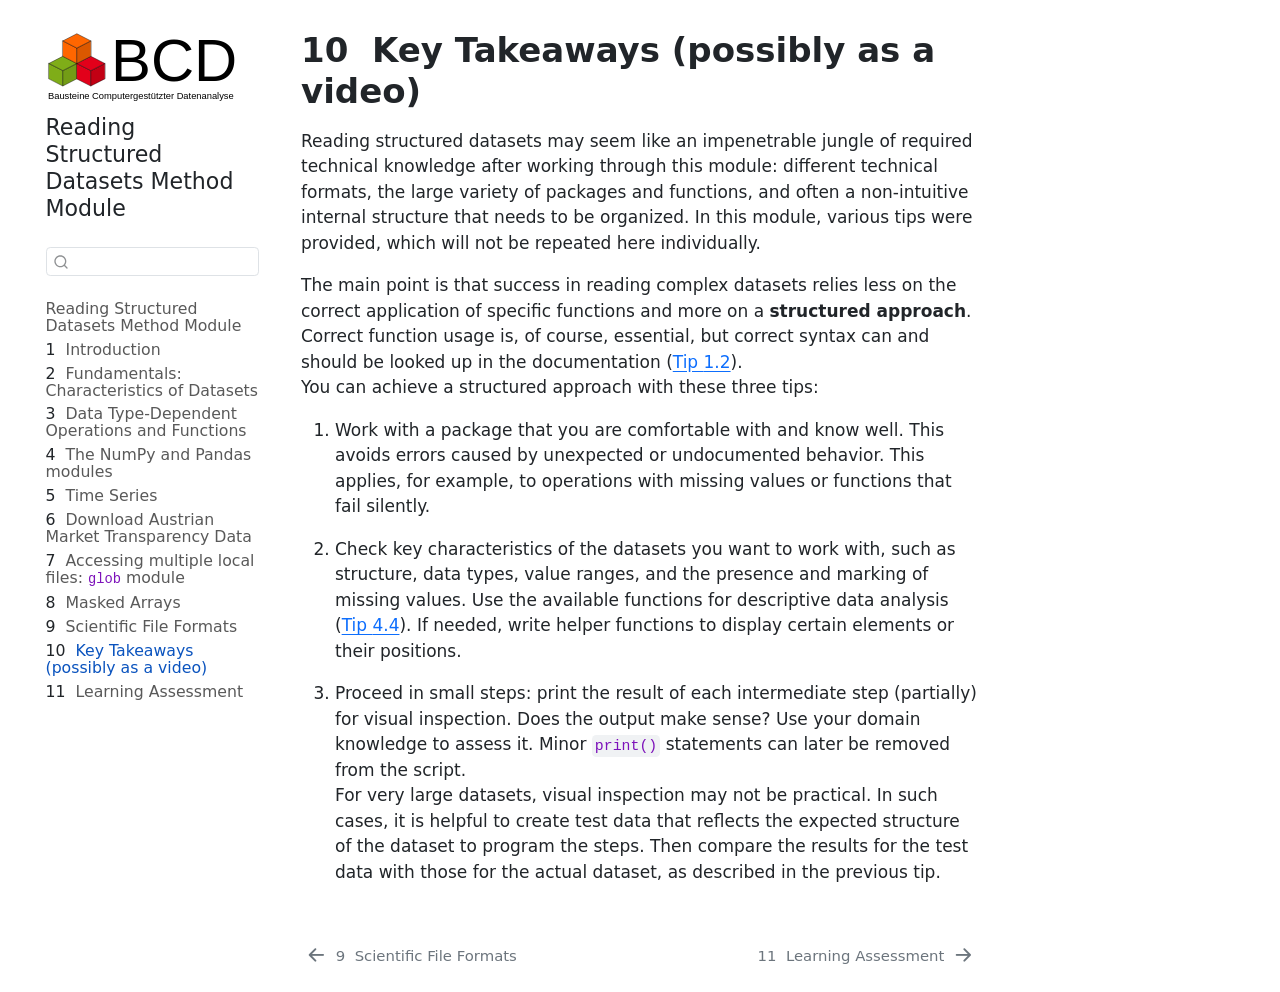
<file: output/book/skript/daswichtigste.html>
<!DOCTYPE html>
<html xmlns="http://www.w3.org/1999/xhtml" lang="en" xml:lang="en"><head>

<meta charset="utf-8">
<meta name="generator" content="quarto-1.10.18">

<meta name="viewport" content="width=device-width, initial-scale=1.0, user-scalable=yes">


<title>10&nbsp; Key Takeaways (possibly as a video) – Bausteine Computergestützter Datenanalyse</title>
<style>
/* Default styles provided by pandoc.
** See https://pandoc.org/MANUAL.html#variables-for-html for config info.
*/
span.smallcaps{font-variant: small-caps;}
div.columns{display: flex; gap: 1.5em;}
div.column{flex: auto;}
@media screen {
div.columns{gap: min(4vw, 1.5em);}
div.column{overflow-x: auto;}
}
div.hanging-indent{margin-left: 1.5em; text-indent: -1.5em;}
ul.task-list{list-style: none;}
ul.task-list li input[type="checkbox"] {
  width: 0.8em;
  margin: 0 0.8em 0.2em -1em; /* quarto-specific, see https://github.com/quarto-dev/quarto-cli/issues/4556 */ 
  vertical-align: middle;
}
</style>


<script src="../site_libs/quarto-nav/quarto-nav.js"></script>
<script src="../site_libs/quarto-nav/headroom.min.js"></script>
<script src="../site_libs/clipboard/clipboard.min.js"></script>
<script src="../site_libs/quarto-search/autocomplete.umd.js"></script>
<script src="../site_libs/quarto-search/fuse.min.js"></script>
<script src="../site_libs/quarto-search/quarto-search.js"></script>
<meta name="quarto:offset" content="../">
<link href="../skript/lernzielkontrolle.html" rel="next">
<link href="../skript/dateiformate.html" rel="prev">
<script src="../site_libs/quarto-html/quarto.js" type="module"></script>
<script src="../site_libs/quarto-html/tabsets/tabsets.js" type="module"></script>
<script src="../site_libs/quarto-html/popper.min.js"></script>
<script src="../site_libs/quarto-html/tippy.umd.min.js"></script>
<script src="../site_libs/quarto-html/anchor.min.js"></script>
<link href="../site_libs/quarto-html/tippy.css" rel="stylesheet">
<link href="../site_libs/quarto-html/quarto-syntax-highlighting-64a204ab8560d761af7679ceaba22944.css" rel="stylesheet" id="quarto-text-highlighting-styles">
<script src="../site_libs/bootstrap/bootstrap.min.js"></script>
<link href="../site_libs/bootstrap/bootstrap-icons.css" rel="stylesheet">
<link href="../site_libs/bootstrap/bootstrap-41d1ed59529443dc312b46011c211845.min.css" rel="stylesheet" append-hash="true" id="quarto-bootstrap" data-mode="light">
<script id="quarto-search-options" type="application/json">{
  "location": "sidebar",
  "copy-button": false,
  "collapse-after": 3,
  "panel-placement": "start",
  "type": "textbox",
  "limit": 50,
  "keyboard-shortcut": [
    "f",
    "/",
    "s"
  ],
  "show-item-context": false,
  "language": {
    "search-no-results-text": "No results",
    "search-matching-documents-text": "matching documents",
    "search-copy-link-title": "Copy link to search",
    "search-hide-matches-text": "Hide additional matches",
    "search-more-match-text": "more match in this document",
    "search-more-matches-text": "more matches in this document",
    "search-clear-button-title": "Clear",
    "search-text-placeholder": "",
    "search-detached-cancel-button-title": "Cancel",
    "search-submit-button-title": "Submit",
    "search-label": "Search"
  }
}</script>
<link rel="shortcut icon" href="skript/00-bilder/favicon_bcd_new.svg">
<link rel="icon" type="image/x-icon" href="logo.ico">


</head>

<body class="nav-sidebar floating quarto-light">

<div id="quarto-search-results"></div>
  <header id="quarto-header" class="headroom fixed-top">
  <nav class="quarto-secondary-nav">
    <div class="container-fluid d-flex">
      <button type="button" class="quarto-btn-toggle btn" data-bs-toggle="collapse" role="button" data-bs-target=".quarto-sidebar-collapse-item" aria-controls="quarto-sidebar" aria-expanded="false" aria-label="Toggle sidebar navigation" onclick="if (window.quartoToggleHeadroom) { window.quartoToggleHeadroom(); }">
        <i class="bi bi-layout-text-sidebar-reverse"></i>
      </button>
        <nav class="quarto-page-breadcrumbs" aria-label="breadcrumb"><ol class="breadcrumb"><li class="breadcrumb-item"><a href="../skript/daswichtigste.html"><span class="chapter-number">10</span>&nbsp; <span class="chapter-title">Key Takeaways (possibly as a video)</span></a></li></ol></nav>
        <a class="flex-grow-1" role="navigation" data-bs-toggle="collapse" data-bs-target=".quarto-sidebar-collapse-item" aria-controls="quarto-sidebar" aria-expanded="false" aria-label="Toggle sidebar navigation" onclick="if (window.quartoToggleHeadroom) { window.quartoToggleHeadroom(); }">      
        </a>
      <button type="button" class="btn quarto-search-button" aria-label="Search" onclick="window.quartoOpenSearch();">
        <i class="bi bi-search"></i>
      </button>
    </div>
  </nav>
</header>
<!-- content -->
<div id="quarto-content" class="quarto-container page-columns page-rows-contents page-layout-article">
<!-- sidebar -->
  <nav id="quarto-sidebar" class="sidebar collapse collapse-horizontal quarto-sidebar-collapse-item sidebar-navigation floating overflow-auto">
    <div class="pt-lg-2 mt-2 text-left sidebar-header sidebar-header-stacked">
      <a href="../index.html" class="sidebar-logo-link">
      <img src="../skript/00-bilder/logo_with_text_new.svg" alt="" class="sidebar-logo light-content py-0 d-lg-inline d-none">
      <img src="../skript/00-bilder/logo_with_text_new.svg" alt="" class="sidebar-logo dark-content py-0 d-lg-inline d-none">
      </a>
    <div class="sidebar-title mb-0 py-0">
      <a href="../">Reading Structured Datasets Method Module</a> 
    </div>
      </div>
        <div class="mt-2 flex-shrink-0 align-items-center">
        <div class="sidebar-search">
        <div id="quarto-search" class="" title="Search"></div>
        </div>
        </div>
    <div class="sidebar-menu-container"> 
    <ul class="list-unstyled mt-1">
        <li class="sidebar-item">
  <div class="sidebar-item-container"> 
  <a href="../index.html" class="sidebar-item-text sidebar-link">
 <span class="menu-text">Reading Structured Datasets Method Module</span></a>
  </div>
</li>
        <li class="sidebar-item">
  <div class="sidebar-item-container"> 
  <a href="../skript/einleitung.html" class="sidebar-item-text sidebar-link">
 <span class="menu-text"><span class="chapter-number">1</span>&nbsp; <span class="chapter-title">Introduction</span></span></a>
  </div>
</li>
        <li class="sidebar-item">
  <div class="sidebar-item-container"> 
  <a href="../skript/grundlagen.html" class="sidebar-item-text sidebar-link">
 <span class="menu-text"><span class="chapter-number">2</span>&nbsp; <span class="chapter-title">Fundamentals: Characteristics of Datasets</span></span></a>
  </div>
</li>
        <li class="sidebar-item">
  <div class="sidebar-item-container"> 
  <a href="../skript/datentypoperationen.html" class="sidebar-item-text sidebar-link">
 <span class="menu-text"><span class="chapter-number">3</span>&nbsp; <span class="chapter-title">Data Type-Dependent Operations and Functions</span></span></a>
  </div>
</li>
        <li class="sidebar-item">
  <div class="sidebar-item-container"> 
  <a href="../skript/numpy-pandas.html" class="sidebar-item-text sidebar-link">
 <span class="menu-text"><span class="chapter-number">4</span>&nbsp; <span class="chapter-title">The NumPy and Pandas modules</span></span></a>
  </div>
</li>
        <li class="sidebar-item">
  <div class="sidebar-item-container"> 
  <a href="../skript/zeitreihen.html" class="sidebar-item-text sidebar-link">
 <span class="menu-text"><span class="chapter-number">5</span>&nbsp; <span class="chapter-title">Time Series</span></span></a>
  </div>
</li>
        <li class="sidebar-item">
  <div class="sidebar-item-container"> 
  <a href="../skript/marktdaten-oesterreich.html" class="sidebar-item-text sidebar-link">
 <span class="menu-text"><span class="chapter-number">6</span>&nbsp; <span class="chapter-title">Download Austrian Market Transparency Data</span></span></a>
  </div>
</li>
        <li class="sidebar-item">
  <div class="sidebar-item-container"> 
  <a href="../skript/modul-glob.html" class="sidebar-item-text sidebar-link">
 <span class="menu-text"><span class="chapter-number">7</span>&nbsp; <span class="chapter-title">Accessing multiple local files: <code>glob</code> module</span></span></a>
  </div>
</li>
        <li class="sidebar-item">
  <div class="sidebar-item-container"> 
  <a href="../skript/maskierte-arrays.html" class="sidebar-item-text sidebar-link">
 <span class="menu-text"><span class="chapter-number">8</span>&nbsp; <span class="chapter-title">Masked Arrays</span></span></a>
  </div>
</li>
        <li class="sidebar-item">
  <div class="sidebar-item-container"> 
  <a href="../skript/dateiformate.html" class="sidebar-item-text sidebar-link">
 <span class="menu-text"><span class="chapter-number">9</span>&nbsp; <span class="chapter-title">Scientific File Formats</span></span></a>
  </div>
</li>
        <li class="sidebar-item">
  <div class="sidebar-item-container"> 
  <a href="../skript/daswichtigste.html" class="sidebar-item-text sidebar-link active">
 <span class="menu-text"><span class="chapter-number">10</span>&nbsp; <span class="chapter-title">Key Takeaways (possibly as a video)</span></span></a>
  </div>
</li>
        <li class="sidebar-item">
  <div class="sidebar-item-container"> 
  <a href="../skript/lernzielkontrolle.html" class="sidebar-item-text sidebar-link">
 <span class="menu-text"><span class="chapter-number">11</span>&nbsp; <span class="chapter-title">Learning Assessment</span></span></a>
  </div>
</li>
    </ul>
    </div>
</nav>
<div id="quarto-sidebar-glass" class="quarto-sidebar-collapse-item" data-bs-toggle="collapse" data-bs-target=".quarto-sidebar-collapse-item"></div>
<!-- margin-sidebar -->
    <div id="quarto-margin-sidebar" class="sidebar margin-sidebar zindex-bottom">
        
    </div>
<!-- main -->
<main class="content" id="quarto-document-content">

<header id="title-block-header" class="quarto-title-block default">
<div class="quarto-title">
<h1 class="title"><span class="chapter-number">10</span>&nbsp; <span class="chapter-title">Key Takeaways (possibly as a video)</span></h1>
</div>



<div class="quarto-title-meta">

    
  
    
  </div>
  


</header>


<p>Reading structured datasets may seem like an impenetrable jungle of required technical knowledge after working through this module: different technical formats, the large variety of packages and functions, and often a non-intuitive internal structure that needs to be organized. In this module, various tips were provided, which will not be repeated here individually.</p>
<p>The main point is that success in reading complex datasets relies less on the correct application of specific functions and more on a <strong>structured approach</strong>. Correct function usage is, of course, essential, but correct syntax can and should be looked up in the documentation (<a href="einleitung.html#tip-dokumentation" class="quarto-xref">Tip&nbsp;<span>1.2</span></a>).<br>
You can achieve a structured approach with these three tips:</p>
<ol type="1">
<li><p>Work with a package that you are comfortable with and know well. This avoids errors caused by unexpected or undocumented behavior. This applies, for example, to operations with missing values or functions that fail silently.</p></li>
<li><p>Check key characteristics of the datasets you want to work with, such as structure, data types, value ranges, and the presence and marking of missing values. Use the available functions for descriptive data analysis (<a href="numpy-pandas.html#tip-pandasinfo" class="quarto-xref">Tip&nbsp;<span>4.4</span></a>). If needed, write helper functions to display certain elements or their positions.</p></li>
<li><p>Proceed in small steps: print the result of each intermediate step (partially) for visual inspection. Does the output make sense? Use your domain knowledge to assess it. Minor <code>print()</code> statements can later be removed from the script.<br>
For very large datasets, visual inspection may not be practical. In such cases, it is helpful to create test data that reflects the expected structure of the dataset to program the steps. Then compare the results for the test data with those for the actual dataset, as described in the previous tip.</p></li>
</ol>



</main> <!-- /main -->
<script id="quarto-html-after-body" type="application/javascript">
  window.document.addEventListener("DOMContentLoaded", function (event) {
    const icon = "";
    const anchorJS = new window.AnchorJS();
    anchorJS.options = {
      placement: 'right',
      icon: icon
    };
    anchorJS.add('.anchored');
    const isCodeAnnotation = (el) => {
      for (const clz of el.classList) {
        if (clz.startsWith('code-annotation-')) {                     
          return true;
        }
      }
      return false;
    }
    const onCopySuccess = function(e) {
      // button target
      const button = e.trigger;
      // don't keep focus
      button.blur();
      // flash "checked"
      button.classList.add('code-copy-button-checked');
      var currentTitle = button.getAttribute("title");
      button.setAttribute("title", "Copied!");
      let tooltip;
      if (window.bootstrap) {
        button.setAttribute("data-bs-toggle", "tooltip");
        button.setAttribute("data-bs-placement", "left");
        button.setAttribute("data-bs-title", "Copied!");
        tooltip = new bootstrap.Tooltip(button, 
          { trigger: "manual", 
            customClass: "code-copy-button-tooltip",
            offset: [0, -8]});
        tooltip.show();    
      }
      setTimeout(function() {
        if (tooltip) {
          tooltip.hide();
          button.removeAttribute("data-bs-title");
          button.removeAttribute("data-bs-toggle");
          button.removeAttribute("data-bs-placement");
        }
        button.setAttribute("title", currentTitle);
        button.classList.remove('code-copy-button-checked');
      }, 1000);
      // clear code selection
      e.clearSelection();
    }
    const getTextToCopy = function(trigger) {
      const outerScaffold = trigger.parentElement.cloneNode(true);
      const codeEl = outerScaffold.querySelector('code');
      for (const childEl of codeEl.children) {
        if (isCodeAnnotation(childEl)) {
          childEl.remove();
        }
      }
      return codeEl.innerText;
    }
    const clipboard = new window.ClipboardJS('.code-copy-button:not([data-in-quarto-modal])', {
      text: getTextToCopy
    });
    clipboard.on('success', onCopySuccess);
    if (window.document.getElementById('quarto-embedded-source-code-modal')) {
      const clipboardModal = new window.ClipboardJS('.code-copy-button[data-in-quarto-modal]', {
        text: getTextToCopy,
        container: window.document.getElementById('quarto-embedded-source-code-modal')
      });
      clipboardModal.on('success', onCopySuccess);
    }
      var localhostRegex = new RegExp(/^(?:http|https):\/\/localhost\:?[0-9]*\//);
      var mailtoRegex = new RegExp(/^mailto:/);
        var filterRegex = new RegExp('/' + window.location.host + '/');
      var isInternal = (href) => {
          return filterRegex.test(href) || localhostRegex.test(href) || mailtoRegex.test(href);
      }
      // Inspect non-navigation links and adorn them if external
     var links = window.document.querySelectorAll('a[href]:not(.nav-link):not(.navbar-brand):not(.toc-action):not(.sidebar-link):not(.sidebar-item-toggle):not(.pagination-link):not(.no-external):not([aria-hidden]):not(.dropdown-item):not(.quarto-navigation-tool):not(.about-link)');
      for (var i=0; i<links.length; i++) {
        const link = links[i];
        if (!isInternal(link.href)) {
          // undo the damage that might have been done by quarto-nav.js in the case of
          // links that we want to consider external
          if (link.dataset.originalHref !== undefined) {
            link.href = link.dataset.originalHref;
          }
        }
      }
    function tippyHover(el, contentFn, onTriggerFn, onUntriggerFn) {
      const config = {
        allowHTML: true,
        maxWidth: 500,
        delay: 100,
        arrow: false,
        appendTo: function(el) {
            return el.parentElement;
        },
        interactive: true,
        interactiveBorder: 10,
        theme: 'quarto',
        placement: 'bottom-start',
      };
      if (contentFn) {
        config.content = contentFn;
      }
      if (onTriggerFn) {
        config.onTrigger = onTriggerFn;
      }
      if (onUntriggerFn) {
        config.onUntrigger = onUntriggerFn;
      }
      window.tippy(el, config); 
    }
    const noterefs = window.document.querySelectorAll('a[role="doc-noteref"]');
    for (var i=0; i<noterefs.length; i++) {
      const ref = noterefs[i];
      tippyHover(ref, function() {
        // use id or data attribute instead here
        let href = ref.getAttribute('data-footnote-href') || ref.getAttribute('href');
        try { href = new URL(href).hash; } catch {}
        const id = href.replace(/^#\/?/, "");
        const note = window.document.getElementById(id);
        if (note) {
          return note.innerHTML;
        } else {
          return "";
        }
      });
    }
    const xrefs = window.document.querySelectorAll('a.quarto-xref');
    const processXRef = (id, note) => {
      // Strip column container classes
      const stripColumnClz = (el) => {
        el.classList.remove("page-full", "page-columns");
        if (el.children) {
          for (const child of el.children) {
            stripColumnClz(child);
          }
        }
      }
      stripColumnClz(note)
      if (id === null || id.startsWith('sec-')) {
        // Special case sections, only their first couple elements
        const container = document.createElement("div");
        if (note.children && note.children.length > 2) {
          container.appendChild(note.children[0].cloneNode(true));
          for (let i = 1; i < note.children.length; i++) {
            const child = note.children[i];
            if (child.tagName === "P" && child.innerText === "") {
              continue;
            } else {
              container.appendChild(child.cloneNode(true));
              break;
            }
          }
          if (window.Quarto?.typesetMath) {
            window.Quarto.typesetMath(container);
          }
          return container.innerHTML
        } else {
          if (window.Quarto?.typesetMath) {
            window.Quarto.typesetMath(note);
          }
          return note.innerHTML;
        }
      } else {
        // Remove any anchor links if they are present
        const anchorLink = note.querySelector('a.anchorjs-link');
        if (anchorLink) {
          anchorLink.remove();
        }
        if (window.Quarto?.typesetMath) {
          window.Quarto.typesetMath(note);
        }
        if (note.classList.contains("callout")) {
          return note.outerHTML;
        } else {
          return note.innerHTML;
        }
      }
    }
    for (var i=0; i<xrefs.length; i++) {
      const xref = xrefs[i];
      tippyHover(xref, undefined, function(instance) {
        instance.disable();
        let url = xref.getAttribute('href');
        let hash = undefined; 
        if (url.startsWith('#')) {
          hash = url;
        } else {
          try { hash = new URL(url).hash; } catch {}
        }
        if (hash) {
          const id = hash.replace(/^#\/?/, "");
          const note = window.document.getElementById(id);
          if (note !== null) {
            try {
              const html = processXRef(id, note.cloneNode(true));
              instance.setContent(html);
            } finally {
              instance.enable();
              instance.show();
            }
          } else {
            // See if we can fetch this
            fetch(url.split('#')[0])
            .then(res => res.text())
            .then(html => {
              const parser = new DOMParser();
              const htmlDoc = parser.parseFromString(html, "text/html");
              const note = htmlDoc.getElementById(id);
              if (note !== null) {
                const html = processXRef(id, note);
                instance.setContent(html);
              } 
            }).finally(() => {
              instance.enable();
              instance.show();
            });
          }
        } else {
          // See if we can fetch a full url (with no hash to target)
          // This is a special case and we should probably do some content thinning / targeting
          fetch(url)
          .then(res => res.text())
          .then(html => {
            const parser = new DOMParser();
            const htmlDoc = parser.parseFromString(html, "text/html");
            const note = htmlDoc.querySelector('main.content');
            if (note !== null) {
              // This should only happen for chapter cross references
              // (since there is no id in the URL)
              // remove the first header
              if (note.children.length > 0 && note.children[0].tagName === "HEADER") {
                note.children[0].remove();
              }
              const html = processXRef(null, note);
              instance.setContent(html);
            } 
          }).finally(() => {
            instance.enable();
            instance.show();
          });
        }
      }, function(instance) {
      });
    }
        let selectedAnnoteEl;
        const selectorForAnnotation = ( cell, annotation) => {
          let cellAttr = 'data-code-cell="' + cell + '"';
          let lineAttr = 'data-code-annotation="' +  annotation + '"';
          const selector = 'span[' + cellAttr + '][' + lineAttr + ']';
          return selector;
        }
        const selectCodeLines = (annoteEl) => {
          const doc = window.document;
          const targetCell = annoteEl.getAttribute("data-target-cell");
          const targetAnnotation = annoteEl.getAttribute("data-target-annotation");
          const annoteSpan = window.document.querySelector(selectorForAnnotation(targetCell, targetAnnotation));
          const lines = annoteSpan.getAttribute("data-code-lines").split(",");
          const lineIds = lines.map((line) => {
            return targetCell + "-" + line;
          })
          let top = null;
          let height = null;
          let parent = null;
          if (lineIds.length > 0) {
              //compute the position of the single el (top and bottom and make a div)
              const el = window.document.getElementById(lineIds[0]);
              top = el.offsetTop;
              height = el.offsetHeight;
              parent = el.parentElement.parentElement;
            if (lineIds.length > 1) {
              const lastEl = window.document.getElementById(lineIds[lineIds.length - 1]);
              const bottom = lastEl.offsetTop + lastEl.offsetHeight;
              height = bottom - top;
            }
            if (top !== null && height !== null && parent !== null) {
              // cook up a div (if necessary) and position it 
              let div = window.document.getElementById("code-annotation-line-highlight");
              if (div === null) {
                div = window.document.createElement("div");
                div.setAttribute("id", "code-annotation-line-highlight");
                div.style.position = 'absolute';
                parent.appendChild(div);
              }
              div.style.top = top - 2 + "px";
              div.style.height = height + 4 + "px";
              div.style.left = 0;
              let gutterDiv = window.document.getElementById("code-annotation-line-highlight-gutter");
              if (gutterDiv === null) {
                gutterDiv = window.document.createElement("div");
                gutterDiv.setAttribute("id", "code-annotation-line-highlight-gutter");
                gutterDiv.style.position = 'absolute';
                const codeCell = window.document.getElementById(targetCell);
                const gutter = codeCell.querySelector('.code-annotation-gutter');
                gutter.appendChild(gutterDiv);
              }
              gutterDiv.style.top = top - 2 + "px";
              gutterDiv.style.height = height + 4 + "px";
            }
            selectedAnnoteEl = annoteEl;
          }
        };
        const unselectCodeLines = () => {
          const elementsIds = ["code-annotation-line-highlight", "code-annotation-line-highlight-gutter"];
          elementsIds.forEach((elId) => {
            const div = window.document.getElementById(elId);
            if (div) {
              div.remove();
            }
          });
          selectedAnnoteEl = undefined;
        };
          // Handle positioning of the toggle
      window.addEventListener(
        "resize",
        throttle(() => {
          elRect = undefined;
          if (selectedAnnoteEl) {
            selectCodeLines(selectedAnnoteEl);
          }
        }, 10)
      );
      function throttle(fn, ms) {
      let throttle = false;
      let timer;
        return (...args) => {
          if(!throttle) { // first call gets through
              fn.apply(this, args);
              throttle = true;
          } else { // all the others get throttled
              if(timer) clearTimeout(timer); // cancel #2
              timer = setTimeout(() => {
                fn.apply(this, args);
                timer = throttle = false;
              }, ms);
          }
        };
      }
        // Attach click handler to the DT
        const annoteDls = window.document.querySelectorAll('dt[data-target-cell]');
        for (const annoteDlNode of annoteDls) {
          annoteDlNode.addEventListener('click', (event) => {
            const clickedEl = event.target;
            if (clickedEl !== selectedAnnoteEl) {
              unselectCodeLines();
              const activeEl = window.document.querySelector('dt[data-target-cell].code-annotation-active');
              if (activeEl) {
                activeEl.classList.remove('code-annotation-active');
              }
              selectCodeLines(clickedEl);
              clickedEl.classList.add('code-annotation-active');
            } else {
              // Unselect the line
              unselectCodeLines();
              clickedEl.classList.remove('code-annotation-active');
            }
          });
        }
    const findCites = (el) => {
      const parentEl = el.parentElement;
      if (parentEl) {
        const cites = parentEl.dataset.cites;
        if (cites) {
          return {
            el,
            cites: cites.split(' ')
          };
        } else {
          return findCites(el.parentElement)
        }
      } else {
        return undefined;
      }
    };
    var bibliorefs = window.document.querySelectorAll('a[role="doc-biblioref"]');
    for (var i=0; i<bibliorefs.length; i++) {
      const ref = bibliorefs[i];
      const citeInfo = findCites(ref);
      if (citeInfo) {
        tippyHover(citeInfo.el, function() {
          var popup = window.document.createElement('div');
          citeInfo.cites.forEach(function(cite) {
            var citeDiv = window.document.createElement('div');
            citeDiv.classList.add('hanging-indent');
            citeDiv.classList.add('csl-entry');
            var biblioDiv = window.document.getElementById('ref-' + cite);
            if (biblioDiv) {
              citeDiv.innerHTML = biblioDiv.innerHTML;
            }
            popup.appendChild(citeDiv);
          });
          return popup.innerHTML;
        });
      }
    }
  });
  </script>
<nav class="page-navigation">
  <div class="nav-page nav-page-previous">
      <a href="../skript/dateiformate.html" class="pagination-link" aria-label="Scientific File Formats">
        <i class="bi bi-arrow-left-short"></i> <span class="nav-page-text"><span class="chapter-number">9</span>&nbsp; <span class="chapter-title">Scientific File Formats</span></span>
      </a>          
  </div>
  <div class="nav-page nav-page-next">
      <a href="../skript/lernzielkontrolle.html" class="pagination-link" aria-label="Learning Assessment">
        <span class="nav-page-text"><span class="chapter-number">11</span>&nbsp; <span class="chapter-title">Learning Assessment</span></span> <i class="bi bi-arrow-right-short"></i>
      </a>
  </div>
</nav>
</div> <!-- /content -->




</body></html>
</file>
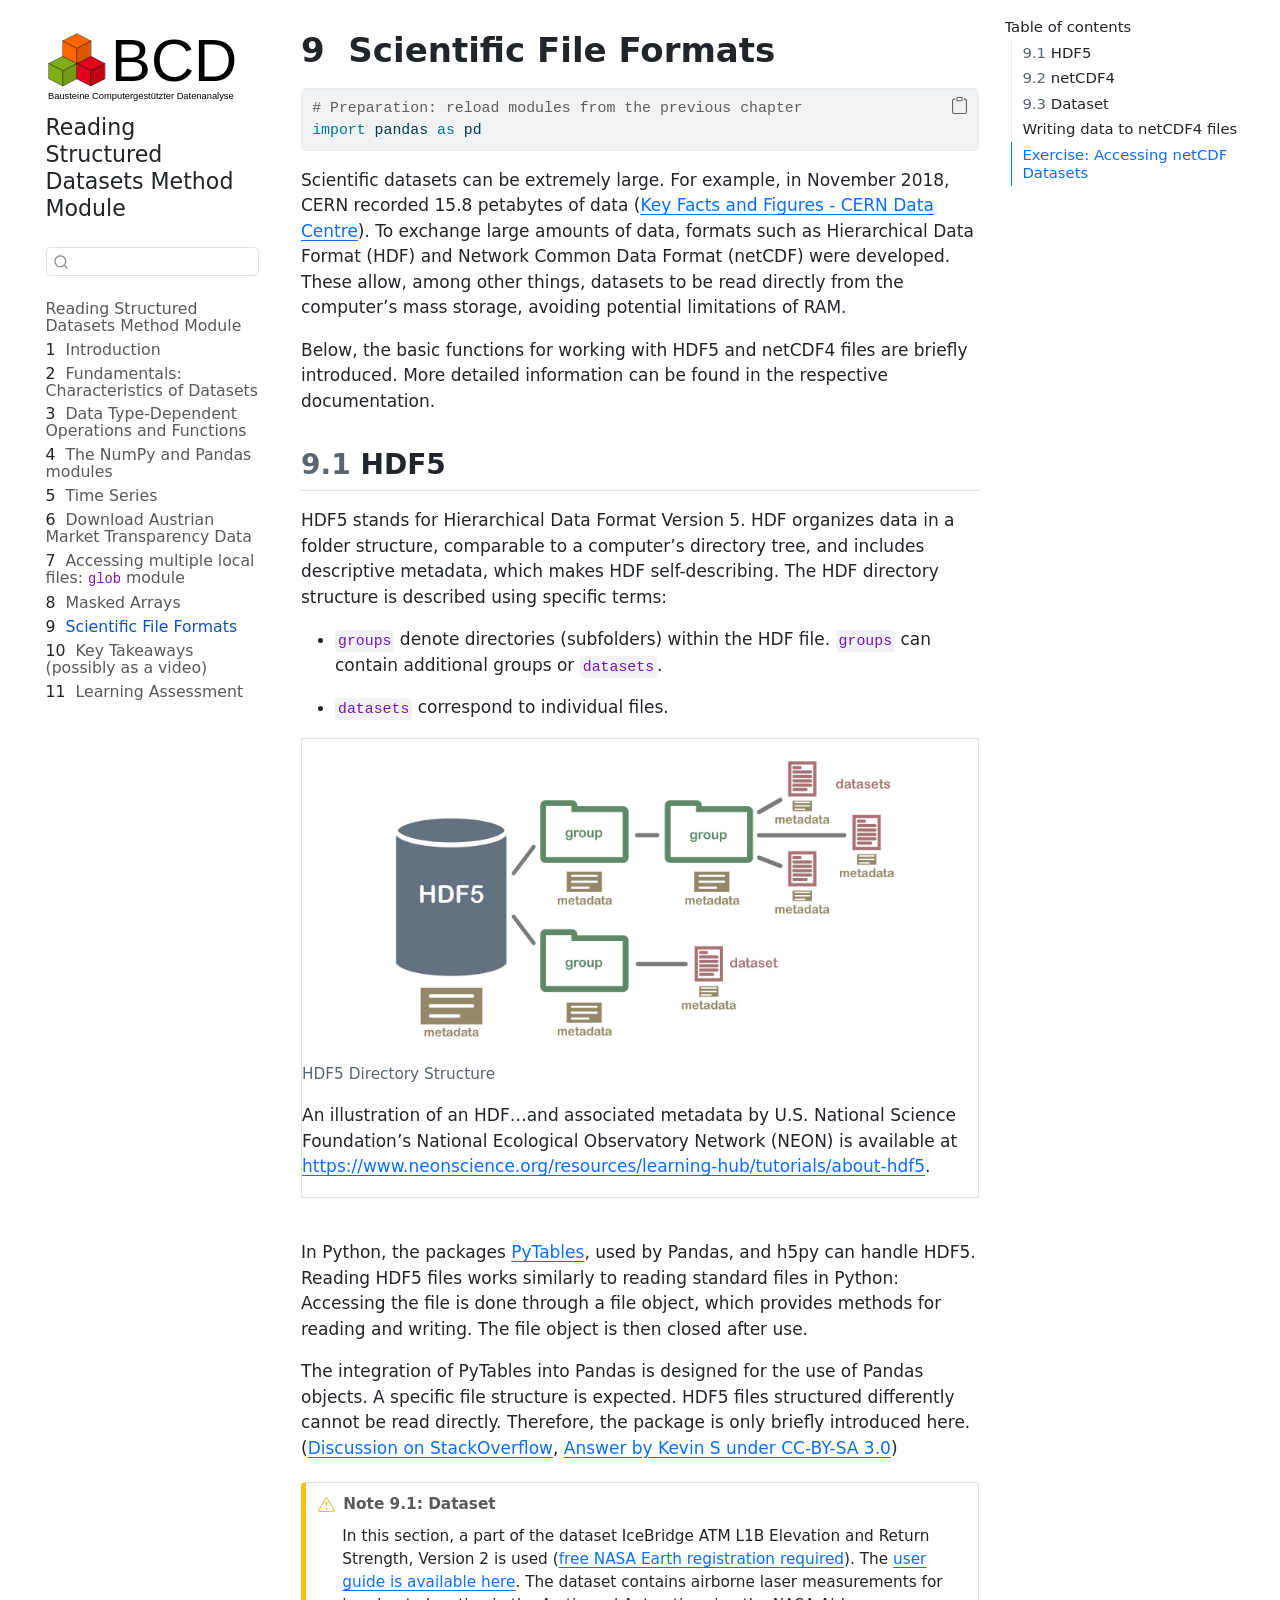
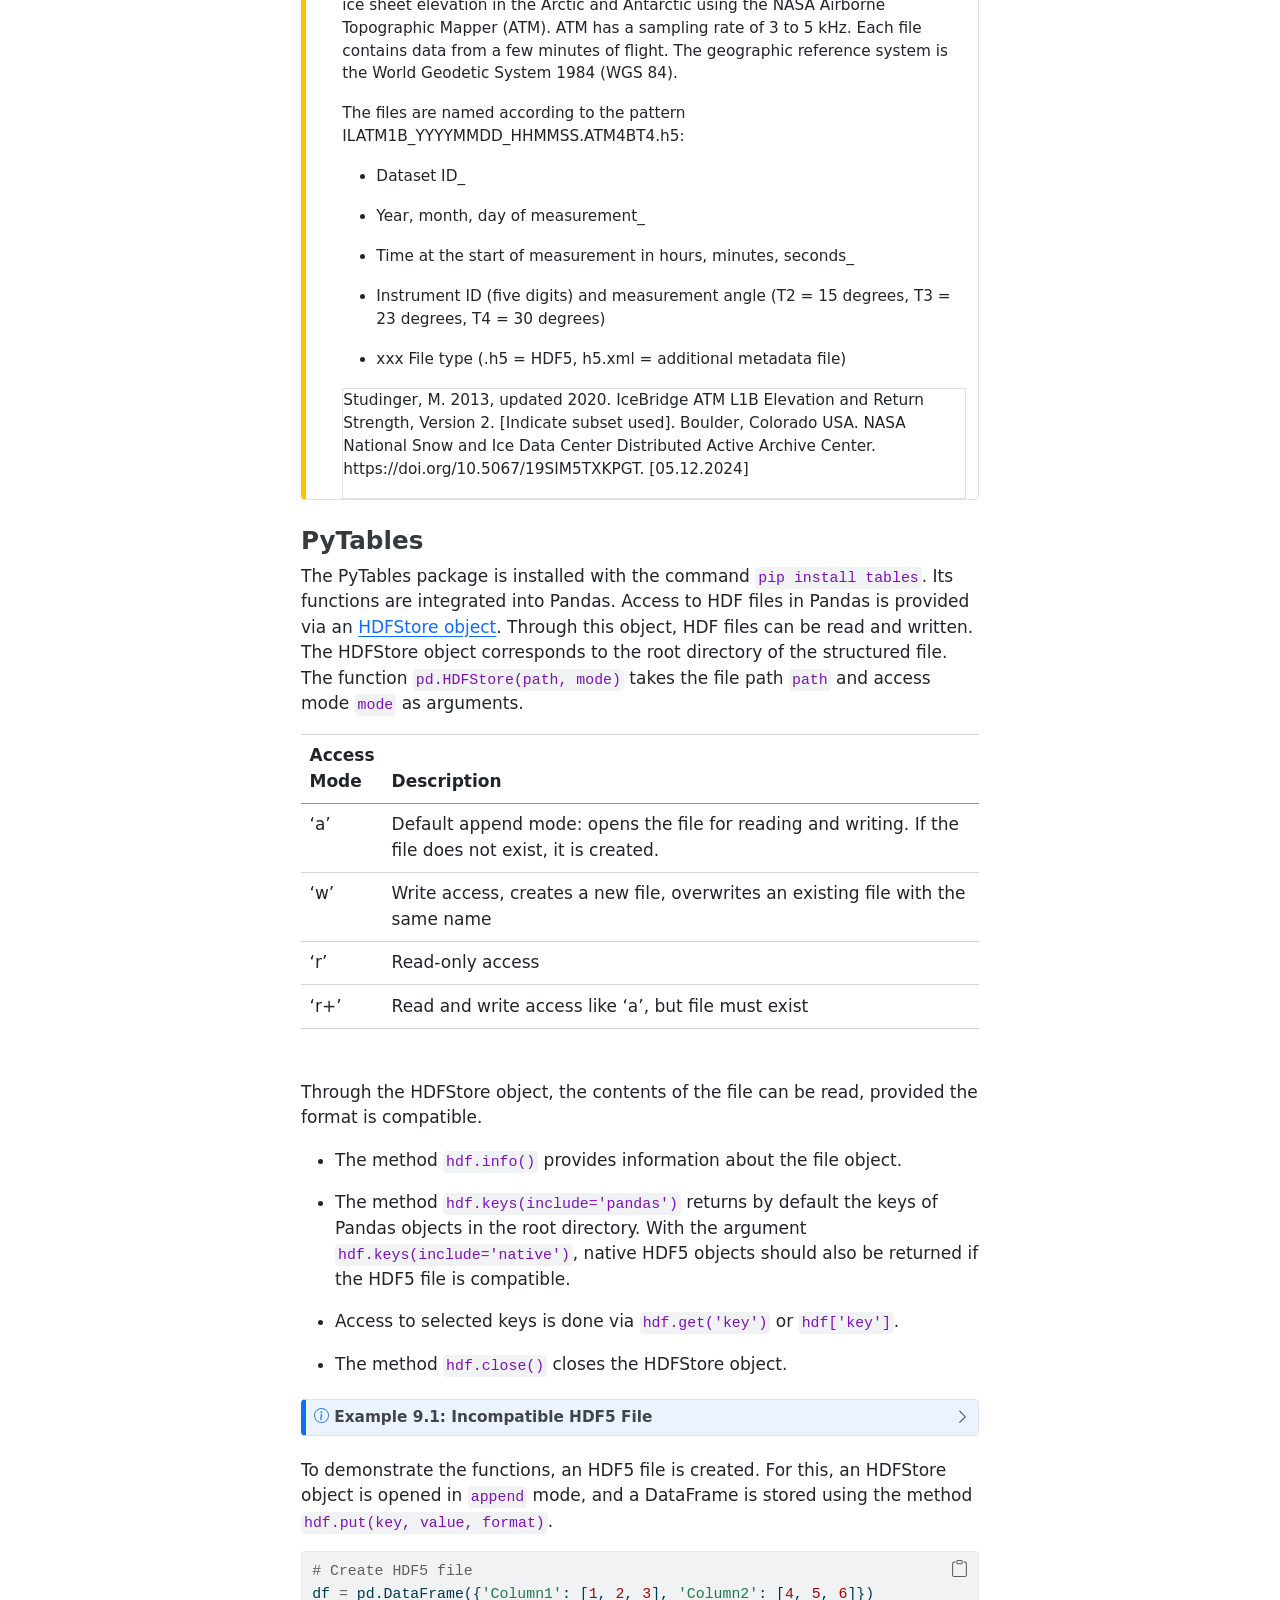
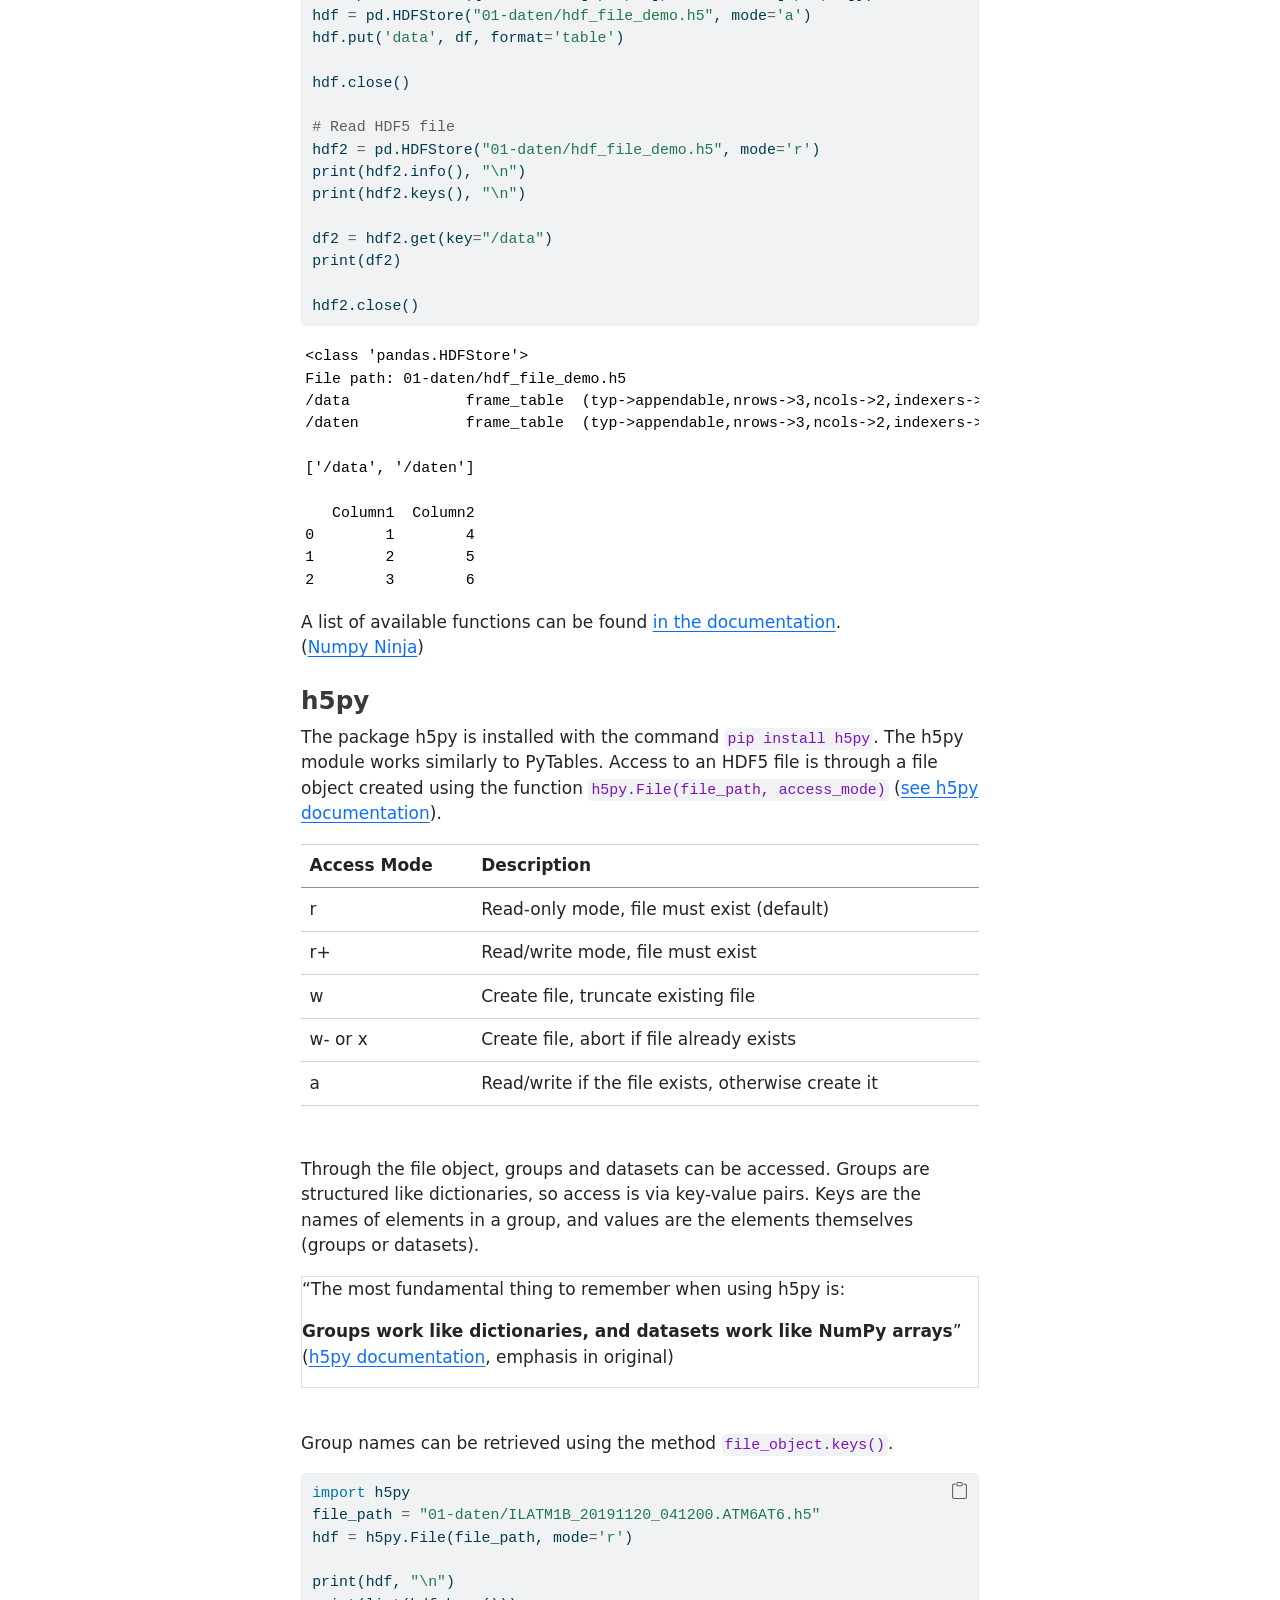
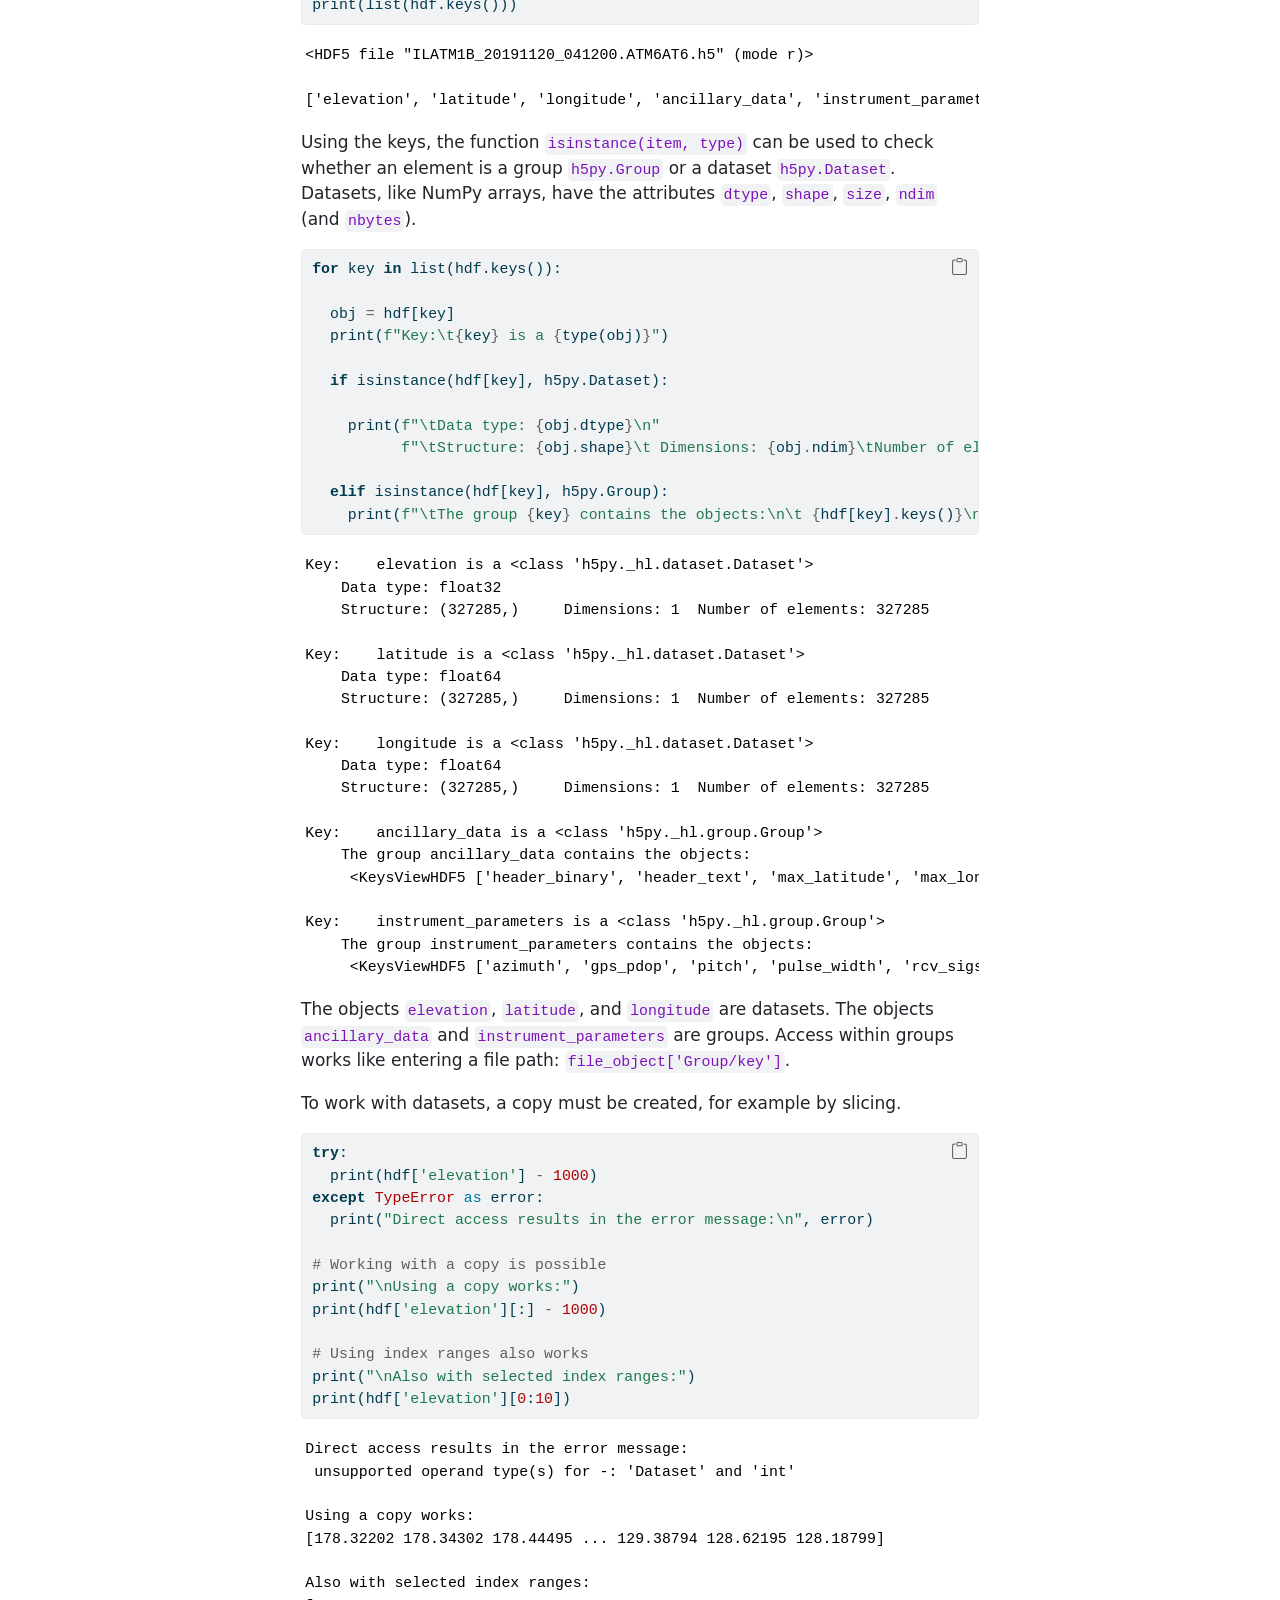
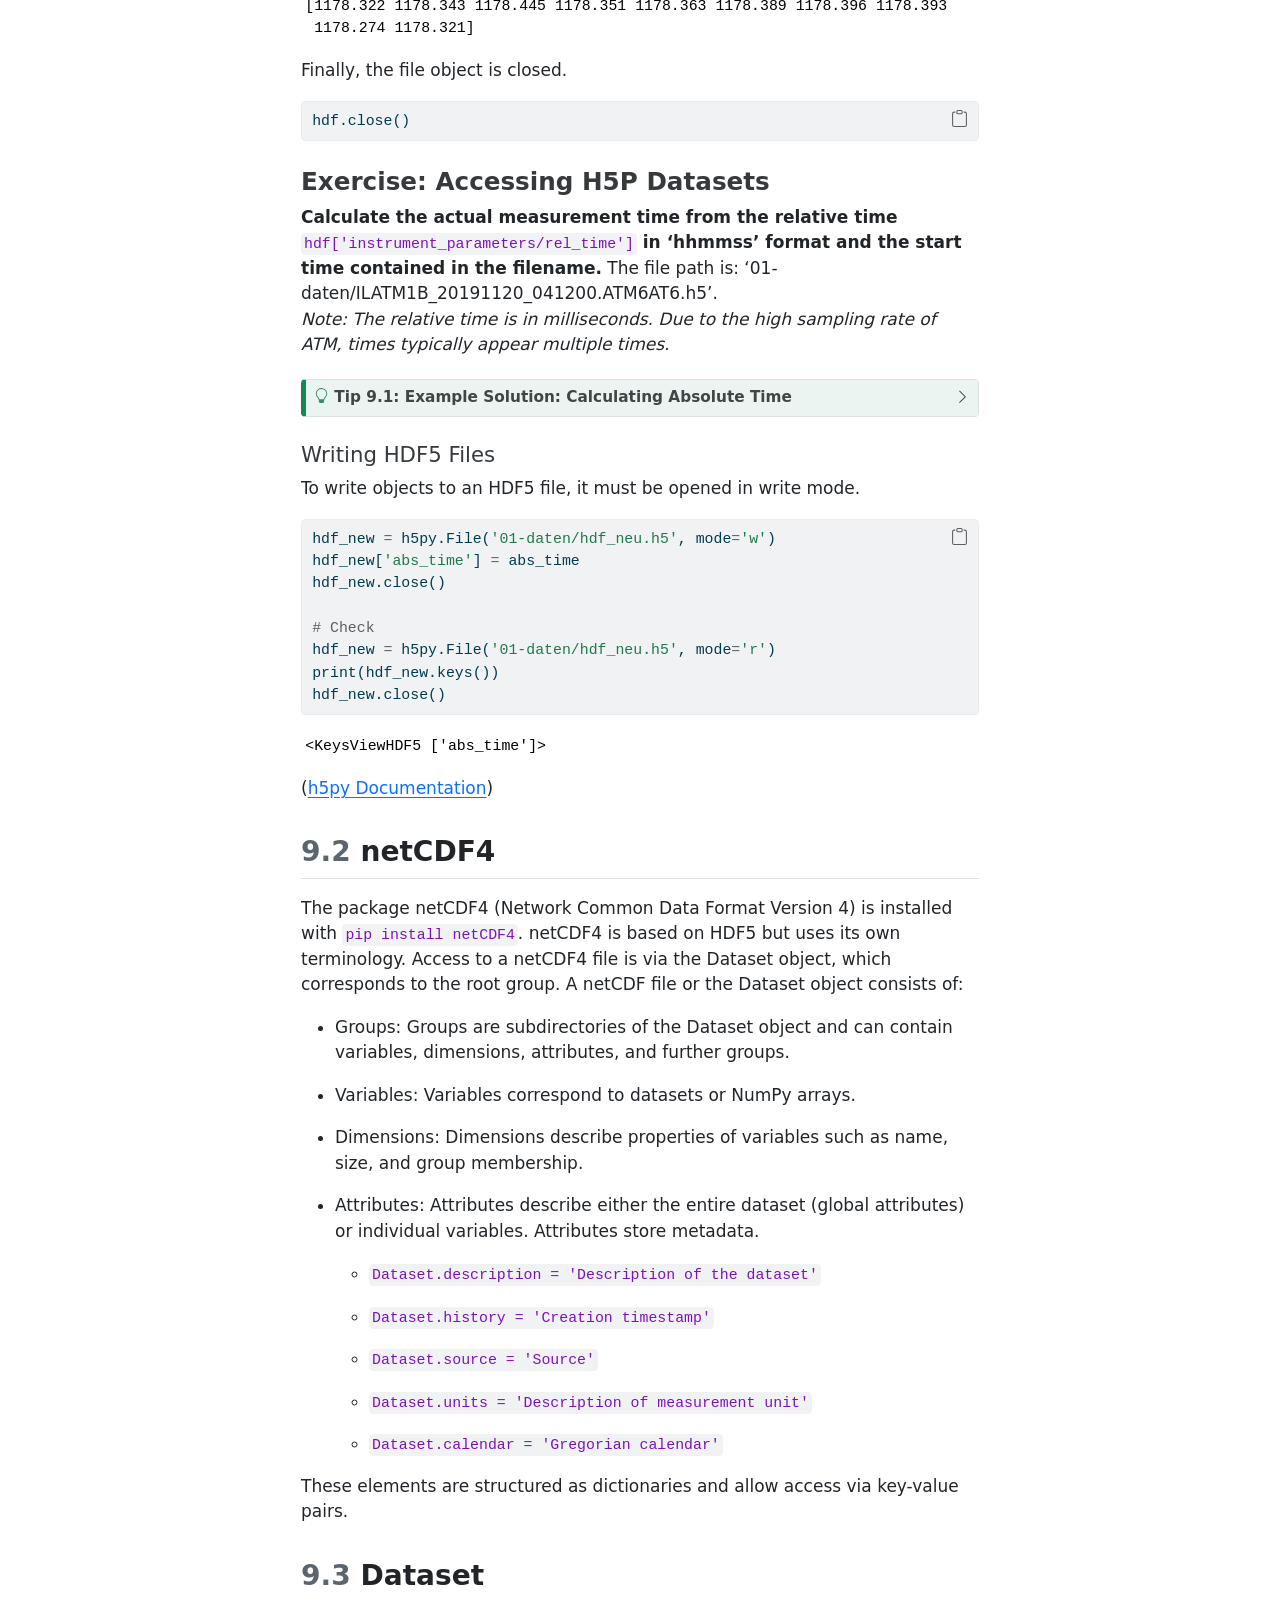
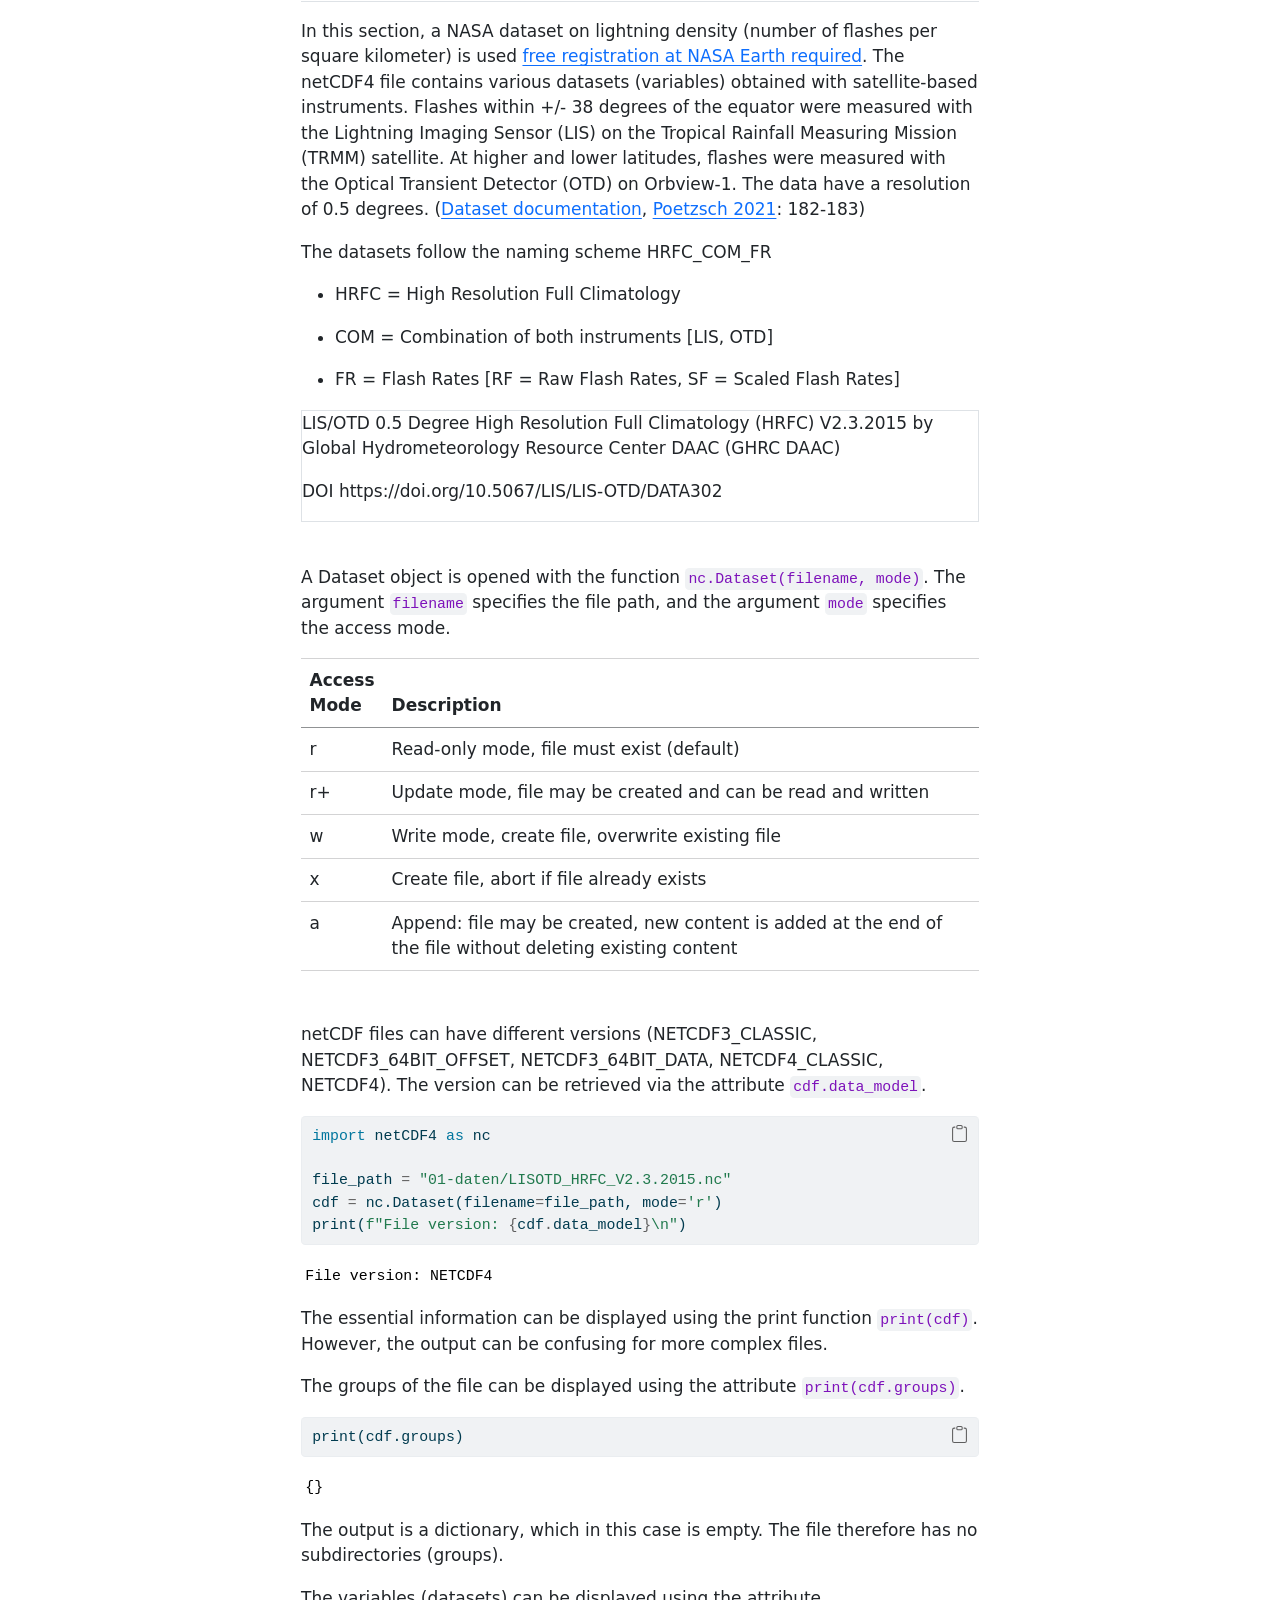
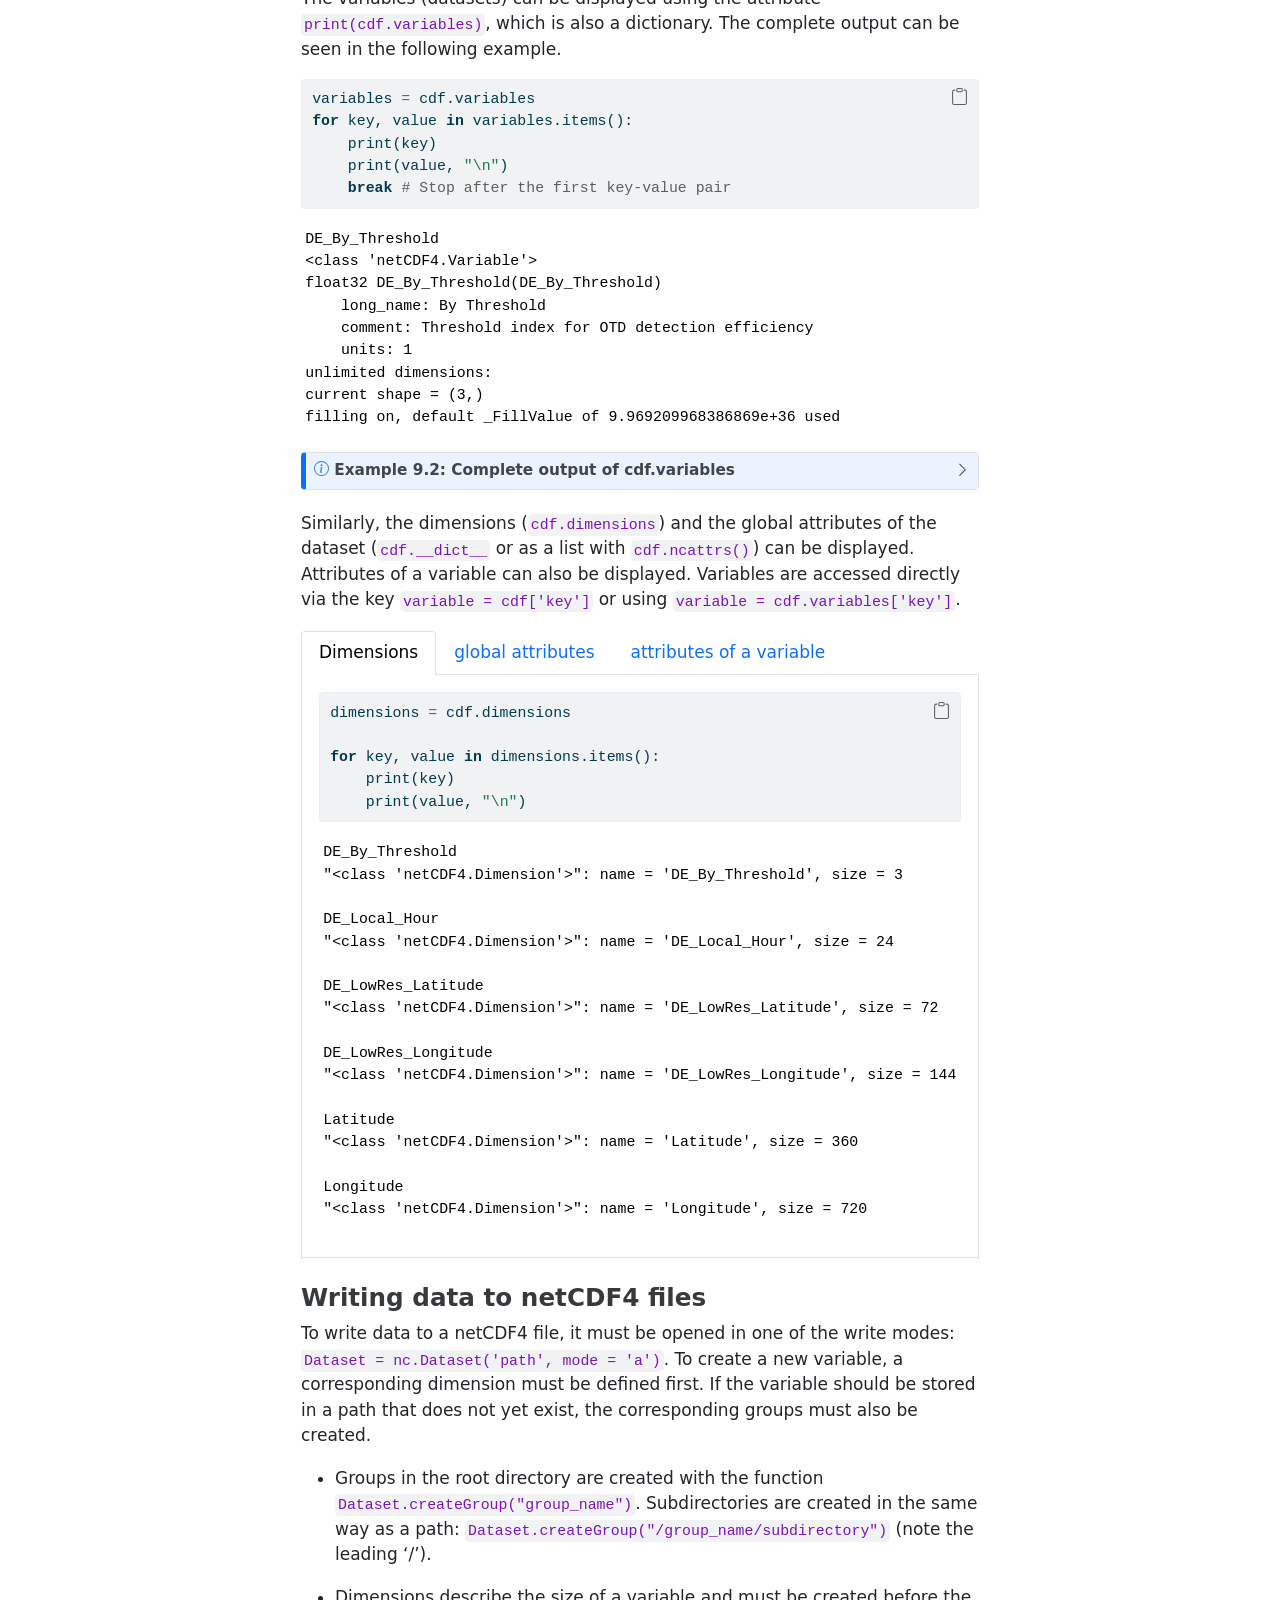
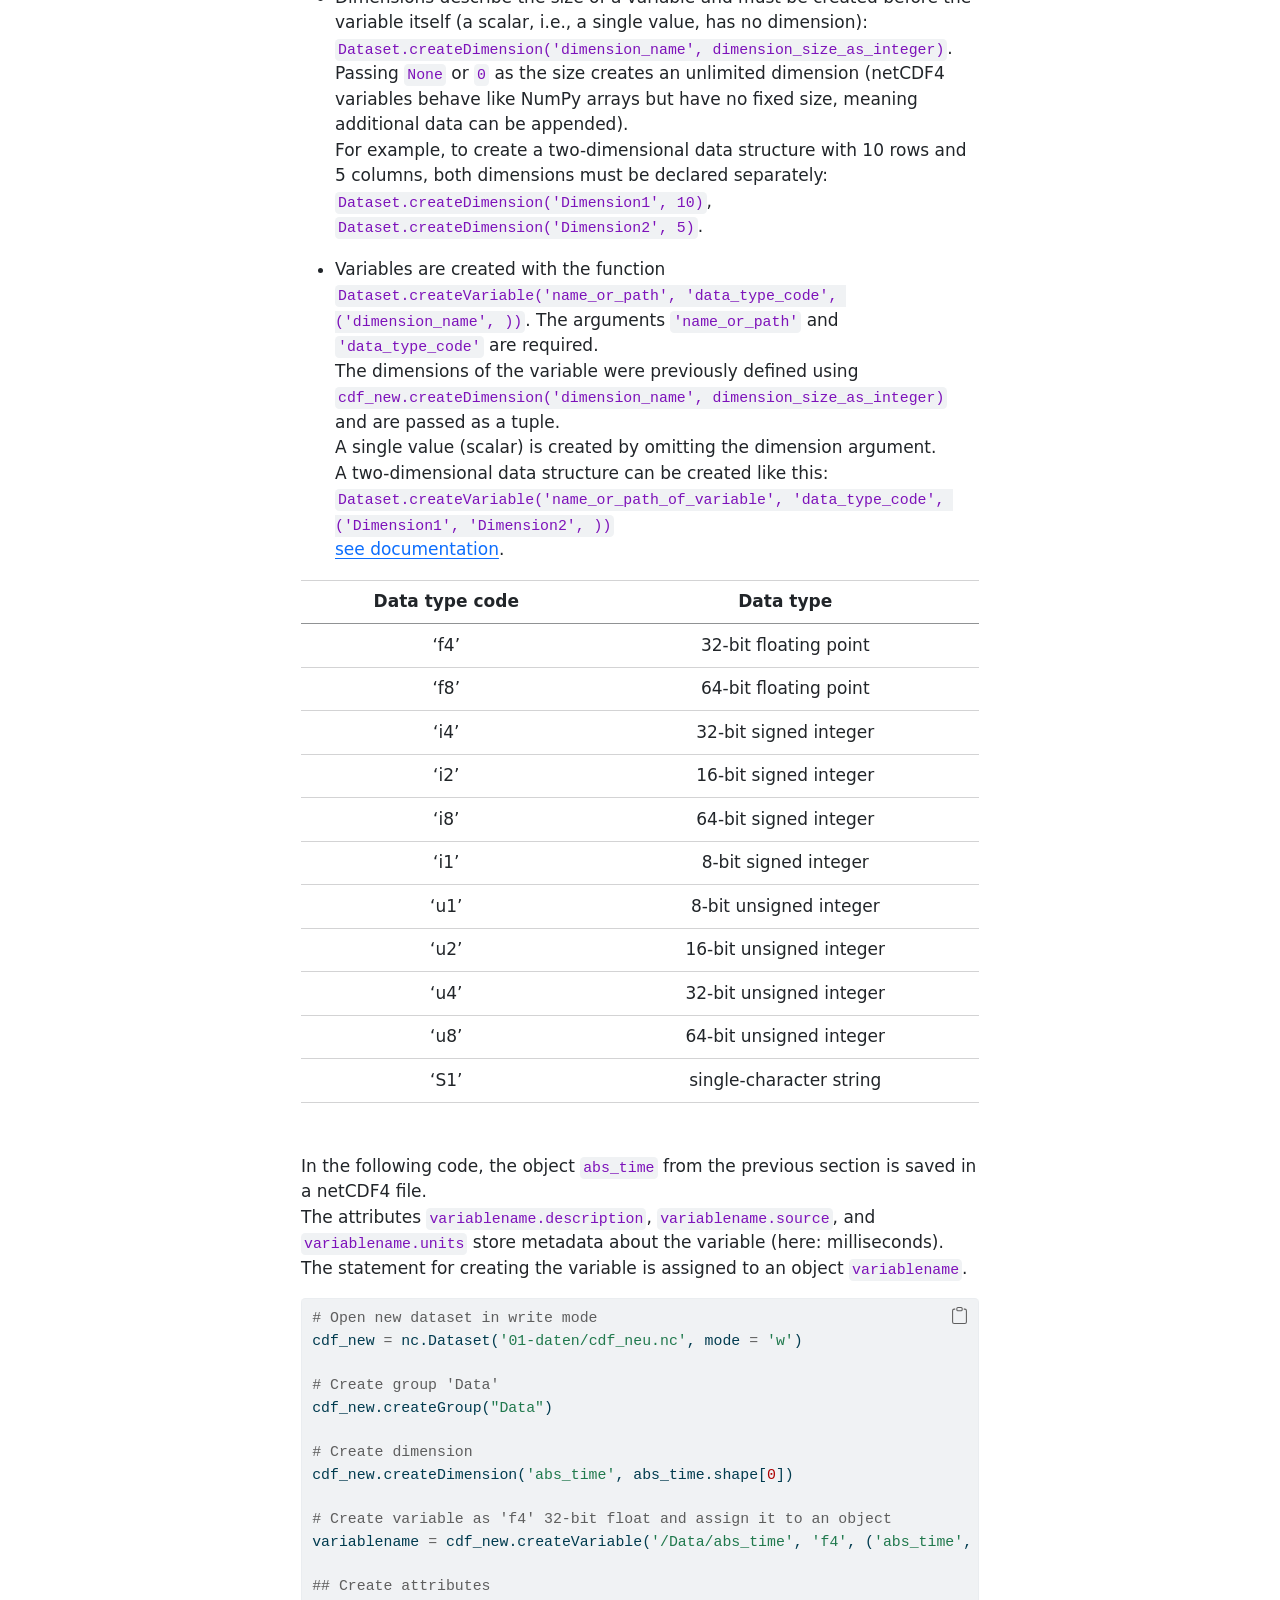
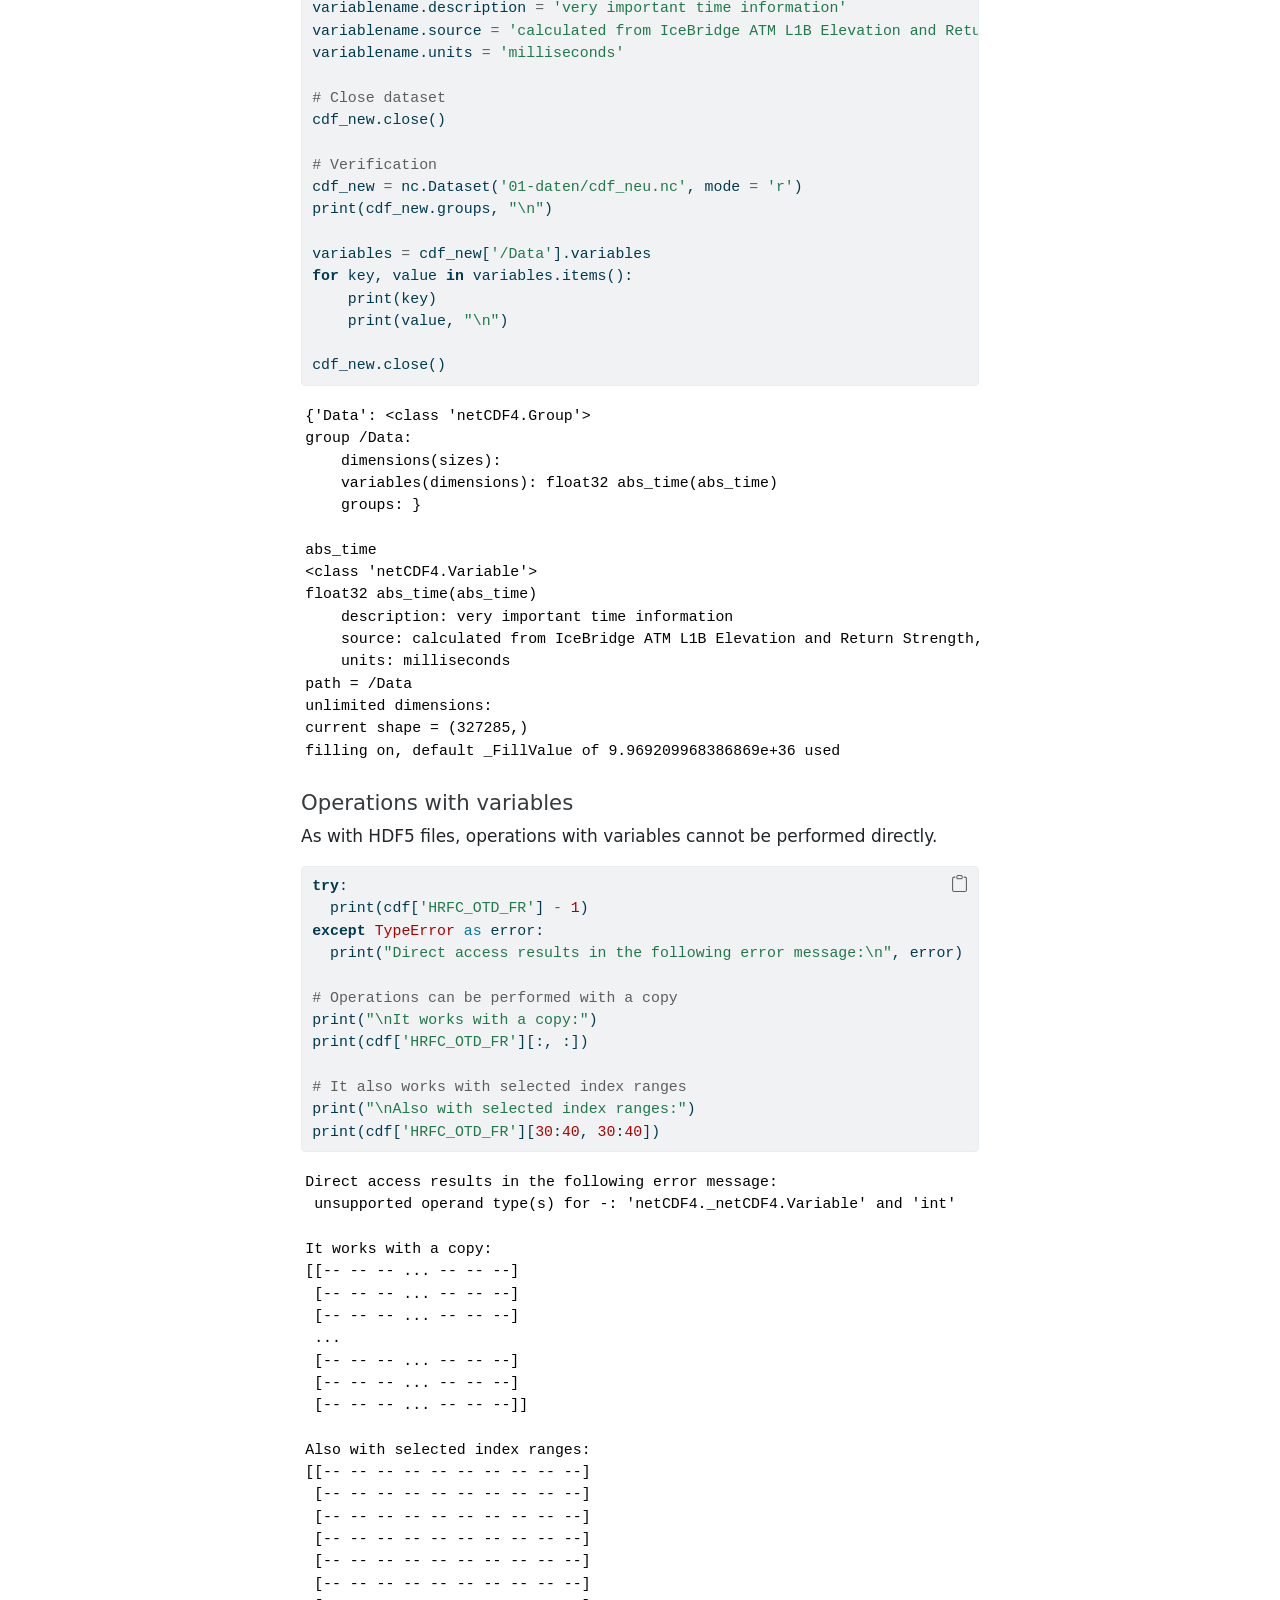
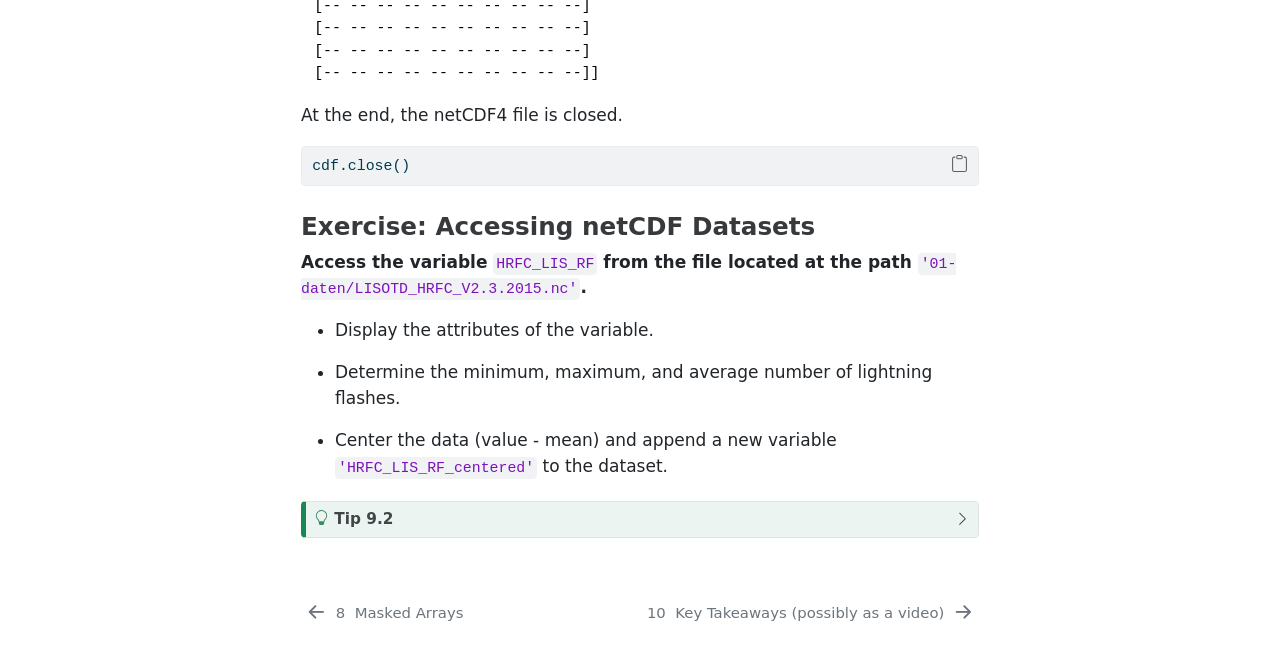
<file: output/book/skript/dateiformate.html>
<!DOCTYPE html>
<html xmlns="http://www.w3.org/1999/xhtml" lang="en" xml:lang="en"><head>

<meta charset="utf-8">
<meta name="generator" content="quarto-1.10.18">

<meta name="viewport" content="width=device-width, initial-scale=1.0, user-scalable=yes">


<title>9&nbsp; Scientific File Formats – Bausteine Computergestützter Datenanalyse</title>
<style>
/* Default styles provided by pandoc.
** See https://pandoc.org/MANUAL.html#variables-for-html for config info.
*/
span.smallcaps{font-variant: small-caps;}
div.columns{display: flex; gap: 1.5em;}
div.column{flex: auto;}
@media screen {
div.columns{gap: min(4vw, 1.5em);}
div.column{overflow-x: auto;}
}
div.hanging-indent{margin-left: 1.5em; text-indent: -1.5em;}
ul.task-list{list-style: none;}
ul.task-list li input[type="checkbox"] {
  width: 0.8em;
  margin: 0 0.8em 0.2em -1em; /* quarto-specific, see https://github.com/quarto-dev/quarto-cli/issues/4556 */ 
  vertical-align: middle;
}
/* CSS for syntax highlighting */
html { -webkit-text-size-adjust: 100%; }
pre > code.sourceCode { white-space: pre; position: relative; }
pre > code.sourceCode > span { display: inline-block; line-height: 1.25; }
pre > code.sourceCode > span:empty { height: 1.2em; }
.sourceCode { overflow: visible; }
code.sourceCode > span { color: inherit; text-decoration: inherit; }
div.sourceCode { margin: 1em 0; }
pre.sourceCode { margin: 0; }
@media screen {
div.sourceCode { overflow: auto; }
}
@media print {
pre > code.sourceCode { white-space: pre-wrap; }
pre > code.sourceCode > span { text-indent: -5em; padding-left: 5em; }
}
pre.numberSource code
  { counter-reset: source-line 0; }
pre.numberSource code > span
  { position: relative; left: -4em; counter-increment: source-line; }
pre.numberSource code > span > a:first-child::before
  { content: counter(source-line);
    position: relative; left: -1em; text-align: right; vertical-align: baseline;
    border: none; display: inline-block;
    -webkit-touch-callout: none; -webkit-user-select: none;
    -khtml-user-select: none; -moz-user-select: none;
    -ms-user-select: none; user-select: none;
    padding: 0 4px; width: 4em;
  }
pre.numberSource { margin-left: 3em;  padding-left: 4px; }
div.sourceCode
  {   }
@media screen {
pre > code.sourceCode > span > a:first-child::before { text-decoration: underline; }
}
</style>


<script src="../site_libs/quarto-nav/quarto-nav.js"></script>
<script src="../site_libs/quarto-nav/headroom.min.js"></script>
<script src="../site_libs/clipboard/clipboard.min.js"></script>
<script src="../site_libs/quarto-search/autocomplete.umd.js"></script>
<script src="../site_libs/quarto-search/fuse.min.js"></script>
<script src="../site_libs/quarto-search/quarto-search.js"></script>
<meta name="quarto:offset" content="../">
<link href="../skript/daswichtigste.html" rel="next">
<link href="../skript/maskierte-arrays.html" rel="prev">
<script src="../site_libs/quarto-html/quarto.js" type="module"></script>
<script src="../site_libs/quarto-html/tabsets/tabsets.js" type="module"></script>
<script src="../site_libs/quarto-html/popper.min.js"></script>
<script src="../site_libs/quarto-html/tippy.umd.min.js"></script>
<script src="../site_libs/quarto-html/anchor.min.js"></script>
<link href="../site_libs/quarto-html/tippy.css" rel="stylesheet">
<link href="../site_libs/quarto-html/quarto-syntax-highlighting-64a204ab8560d761af7679ceaba22944.css" rel="stylesheet" id="quarto-text-highlighting-styles">
<script src="../site_libs/bootstrap/bootstrap.min.js"></script>
<link href="../site_libs/bootstrap/bootstrap-icons.css" rel="stylesheet">
<link href="../site_libs/bootstrap/bootstrap-41d1ed59529443dc312b46011c211845.min.css" rel="stylesheet" append-hash="true" id="quarto-bootstrap" data-mode="light">
<script id="quarto-search-options" type="application/json">{
  "location": "sidebar",
  "copy-button": false,
  "collapse-after": 3,
  "panel-placement": "start",
  "type": "textbox",
  "limit": 50,
  "keyboard-shortcut": [
    "f",
    "/",
    "s"
  ],
  "show-item-context": false,
  "language": {
    "search-no-results-text": "No results",
    "search-matching-documents-text": "matching documents",
    "search-copy-link-title": "Copy link to search",
    "search-hide-matches-text": "Hide additional matches",
    "search-more-match-text": "more match in this document",
    "search-more-matches-text": "more matches in this document",
    "search-clear-button-title": "Clear",
    "search-text-placeholder": "",
    "search-detached-cancel-button-title": "Cancel",
    "search-submit-button-title": "Submit",
    "search-label": "Search"
  }
}</script>
<link rel="shortcut icon" href="skript/00-bilder/favicon_bcd_new.svg">
<link rel="icon" type="image/x-icon" href="logo.ico">


</head>

<body class="nav-sidebar floating quarto-light">

<div id="quarto-search-results"></div>
  <header id="quarto-header" class="headroom fixed-top">
  <nav class="quarto-secondary-nav">
    <div class="container-fluid d-flex">
      <button type="button" class="quarto-btn-toggle btn" data-bs-toggle="collapse" role="button" data-bs-target=".quarto-sidebar-collapse-item" aria-controls="quarto-sidebar" aria-expanded="false" aria-label="Toggle sidebar navigation" onclick="if (window.quartoToggleHeadroom) { window.quartoToggleHeadroom(); }">
        <i class="bi bi-layout-text-sidebar-reverse"></i>
      </button>
        <nav class="quarto-page-breadcrumbs" aria-label="breadcrumb"><ol class="breadcrumb"><li class="breadcrumb-item"><a href="../skript/dateiformate.html"><span class="chapter-number">9</span>&nbsp; <span class="chapter-title">Scientific File Formats</span></a></li></ol></nav>
        <a class="flex-grow-1" role="navigation" data-bs-toggle="collapse" data-bs-target=".quarto-sidebar-collapse-item" aria-controls="quarto-sidebar" aria-expanded="false" aria-label="Toggle sidebar navigation" onclick="if (window.quartoToggleHeadroom) { window.quartoToggleHeadroom(); }">      
        </a>
      <button type="button" class="btn quarto-search-button" aria-label="Search" onclick="window.quartoOpenSearch();">
        <i class="bi bi-search"></i>
      </button>
    </div>
  </nav>
</header>
<!-- content -->
<div id="quarto-content" class="quarto-container page-columns page-rows-contents page-layout-article">
<!-- sidebar -->
  <nav id="quarto-sidebar" class="sidebar collapse collapse-horizontal quarto-sidebar-collapse-item sidebar-navigation floating overflow-auto">
    <div class="pt-lg-2 mt-2 text-left sidebar-header sidebar-header-stacked">
      <a href="../index.html" class="sidebar-logo-link">
      <img src="../skript/00-bilder/logo_with_text_new.svg" alt="" class="sidebar-logo light-content py-0 d-lg-inline d-none">
      <img src="../skript/00-bilder/logo_with_text_new.svg" alt="" class="sidebar-logo dark-content py-0 d-lg-inline d-none">
      </a>
    <div class="sidebar-title mb-0 py-0">
      <a href="../">Reading Structured Datasets Method Module</a> 
    </div>
      </div>
        <div class="mt-2 flex-shrink-0 align-items-center">
        <div class="sidebar-search">
        <div id="quarto-search" class="" title="Search"></div>
        </div>
        </div>
    <div class="sidebar-menu-container"> 
    <ul class="list-unstyled mt-1">
        <li class="sidebar-item">
  <div class="sidebar-item-container"> 
  <a href="../index.html" class="sidebar-item-text sidebar-link">
 <span class="menu-text">Reading Structured Datasets Method Module</span></a>
  </div>
</li>
        <li class="sidebar-item">
  <div class="sidebar-item-container"> 
  <a href="../skript/einleitung.html" class="sidebar-item-text sidebar-link">
 <span class="menu-text"><span class="chapter-number">1</span>&nbsp; <span class="chapter-title">Introduction</span></span></a>
  </div>
</li>
        <li class="sidebar-item">
  <div class="sidebar-item-container"> 
  <a href="../skript/grundlagen.html" class="sidebar-item-text sidebar-link">
 <span class="menu-text"><span class="chapter-number">2</span>&nbsp; <span class="chapter-title">Fundamentals: Characteristics of Datasets</span></span></a>
  </div>
</li>
        <li class="sidebar-item">
  <div class="sidebar-item-container"> 
  <a href="../skript/datentypoperationen.html" class="sidebar-item-text sidebar-link">
 <span class="menu-text"><span class="chapter-number">3</span>&nbsp; <span class="chapter-title">Data Type-Dependent Operations and Functions</span></span></a>
  </div>
</li>
        <li class="sidebar-item">
  <div class="sidebar-item-container"> 
  <a href="../skript/numpy-pandas.html" class="sidebar-item-text sidebar-link">
 <span class="menu-text"><span class="chapter-number">4</span>&nbsp; <span class="chapter-title">The NumPy and Pandas modules</span></span></a>
  </div>
</li>
        <li class="sidebar-item">
  <div class="sidebar-item-container"> 
  <a href="../skript/zeitreihen.html" class="sidebar-item-text sidebar-link">
 <span class="menu-text"><span class="chapter-number">5</span>&nbsp; <span class="chapter-title">Time Series</span></span></a>
  </div>
</li>
        <li class="sidebar-item">
  <div class="sidebar-item-container"> 
  <a href="../skript/marktdaten-oesterreich.html" class="sidebar-item-text sidebar-link">
 <span class="menu-text"><span class="chapter-number">6</span>&nbsp; <span class="chapter-title">Download Austrian Market Transparency Data</span></span></a>
  </div>
</li>
        <li class="sidebar-item">
  <div class="sidebar-item-container"> 
  <a href="../skript/modul-glob.html" class="sidebar-item-text sidebar-link">
 <span class="menu-text"><span class="chapter-number">7</span>&nbsp; <span class="chapter-title">Accessing multiple local files: <code>glob</code> module</span></span></a>
  </div>
</li>
        <li class="sidebar-item">
  <div class="sidebar-item-container"> 
  <a href="../skript/maskierte-arrays.html" class="sidebar-item-text sidebar-link">
 <span class="menu-text"><span class="chapter-number">8</span>&nbsp; <span class="chapter-title">Masked Arrays</span></span></a>
  </div>
</li>
        <li class="sidebar-item">
  <div class="sidebar-item-container"> 
  <a href="../skript/dateiformate.html" class="sidebar-item-text sidebar-link active">
 <span class="menu-text"><span class="chapter-number">9</span>&nbsp; <span class="chapter-title">Scientific File Formats</span></span></a>
  </div>
</li>
        <li class="sidebar-item">
  <div class="sidebar-item-container"> 
  <a href="../skript/daswichtigste.html" class="sidebar-item-text sidebar-link">
 <span class="menu-text"><span class="chapter-number">10</span>&nbsp; <span class="chapter-title">Key Takeaways (possibly as a video)</span></span></a>
  </div>
</li>
        <li class="sidebar-item">
  <div class="sidebar-item-container"> 
  <a href="../skript/lernzielkontrolle.html" class="sidebar-item-text sidebar-link">
 <span class="menu-text"><span class="chapter-number">11</span>&nbsp; <span class="chapter-title">Learning Assessment</span></span></a>
  </div>
</li>
    </ul>
    </div>
</nav>
<div id="quarto-sidebar-glass" class="quarto-sidebar-collapse-item" data-bs-toggle="collapse" data-bs-target=".quarto-sidebar-collapse-item"></div>
<!-- margin-sidebar -->
    <div id="quarto-margin-sidebar" class="sidebar margin-sidebar">
        <nav id="TOC" role="doc-toc" class="toc-active">
    <h2 id="toc-title">Table of contents</h2>
   
  <ul>
  <li><a href="#hdf5" id="toc-hdf5" class="nav-link active" data-scroll-target="#hdf5"><span class="header-section-number">9.1</span> HDF5</a>
  <ul class="collapse">
  <li><a href="#pytables" id="toc-pytables" class="nav-link" data-scroll-target="#pytables">PyTables</a></li>
  <li><a href="#h5py" id="toc-h5py" class="nav-link" data-scroll-target="#h5py">h5py</a></li>
  <li><a href="#exercise-accessing-h5p-datasets" id="toc-exercise-accessing-h5p-datasets" class="nav-link" data-scroll-target="#exercise-accessing-h5p-datasets">Exercise: Accessing H5P Datasets</a></li>
  </ul></li>
  <li><a href="#netcdf4" id="toc-netcdf4" class="nav-link" data-scroll-target="#netcdf4"><span class="header-section-number">9.2</span> netCDF4</a></li>
  <li><a href="#dataset-1" id="toc-dataset-1" class="nav-link" data-scroll-target="#dataset-1"><span class="header-section-number">9.3</span> Dataset</a></li>
  <li><a href="#writing-data-to-netcdf4-files" id="toc-writing-data-to-netcdf4-files" class="nav-link" data-scroll-target="#writing-data-to-netcdf4-files">Writing data to netCDF4 files</a></li>
  <li><a href="#exercise-accessing-netcdf-datasets" id="toc-exercise-accessing-netcdf-datasets" class="nav-link" data-scroll-target="#exercise-accessing-netcdf-datasets">Exercise: Accessing netCDF Datasets</a></li>
  </ul>
</nav>
    </div>
<!-- main -->
<main class="content" id="quarto-document-content">

<header id="title-block-header" class="quarto-title-block default">
<div class="quarto-title">
<h1 class="title"><span id="sec-specialformats" class="quarto-section-identifier"><span class="chapter-number">9</span>&nbsp; <span class="chapter-title">Scientific File Formats</span></span></h1>
</div>



<div class="quarto-title-meta">

    
  
    
  </div>
  


</header>


<div id="a4a178eb" class="cell" data-execution_count="1">
<div class="code-copy-outer-scaffold"><div class="sourceCode cell-code" id="cb1"><pre class="sourceCode python code-with-copy"><code class="sourceCode python"><span id="cb1-1"><a href="#cb1-1" aria-hidden="true" tabindex="-1"></a><span class="co"># Preparation: reload modules from the previous chapter</span></span>
<span id="cb1-2"><a href="#cb1-2" aria-hidden="true" tabindex="-1"></a><span class="im">import</span> pandas <span class="im">as</span> pd</span></code></pre></div><button title="Copy to Clipboard" class="code-copy-button"><i class="bi"></i></button></div>
</div>
<p>Scientific datasets can be extremely large. For example, in November 2018, CERN recorded 15.8 petabytes of data (<a href="https://information-technology.web.cern.ch/sites/default/files/CERNDataCentre_KeyInformation_July2022_V3.pdf">Key Facts and Figures - CERN Data Centre</a>). To exchange large amounts of data, formats such as Hierarchical Data Format (HDF) and Network Common Data Format (netCDF) were developed. These allow, among other things, datasets to be read directly from the computer’s mass storage, avoiding potential limitations of RAM.</p>
<p>Below, the basic functions for working with HDF5 and netCDF4 files are briefly introduced. More detailed information can be found in the respective documentation.</p>
<section id="hdf5" class="level2" data-number="9.1">
<h2 data-number="9.1" class="anchored" data-anchor-id="hdf5"><span class="header-section-number">9.1</span> HDF5</h2>
<p>HDF5 stands for Hierarchical Data Format Version 5. HDF organizes data in a folder structure, comparable to a computer’s directory tree, and includes descriptive metadata, which makes HDF self-describing. The HDF directory structure is described using specific terms:</p>
<ul>
<li><p><code>groups</code> denote directories (subfolders) within the HDF file. <code>groups</code> can contain additional groups or <code>datasets</code>.</p></li>
<li><p><code>datasets</code> correspond to individual files.</p></li>
</ul>
<div class="border">
<div class="quarto-figure quarto-figure-center">
<figure class="figure">
<p><img src="00-bilder/hdf5_structure4-by-neonscience.org.jpg" class="img-fluid figure-img" style="width:80.0%" alt="Representation of the HDF5 directory structure. The root directory, with associated metadata, contains groups that may contain further groups or datasets. Each object has associated metadata."></p>
<figcaption>HDF5 Directory Structure</figcaption>
</figure>
</div>
<p>An illustration of an HDF…and associated metadata by U.S. National Science Foundation’s National Ecological Observatory Network (NEON) is available at <a href="https://www.neonscience.org/resources/learning-hub/tutorials/about-hdf5" class="uri">https://www.neonscience.org/resources/learning-hub/tutorials/about-hdf5</a>.</p>
</div>
<p>&nbsp;</p>
<p>In Python, the packages <a href="https://www.pytables.org/">PyTables</a>, used by Pandas, and h5py can handle HDF5. Reading HDF5 files works similarly to reading standard files in Python: Accessing the file is done through a file object, which provides methods for reading and writing. The file object is then closed after use.</p>
<p>The integration of PyTables into Pandas is designed for the use of Pandas objects. A specific file structure is expected. HDF5 files structured differently cannot be read directly. Therefore, the package is only briefly introduced here. (<a href="https://stackoverflow.com/questions/71388502/read-hdf5-file-created-with-h5py-using-pandas">Discussion on StackOverflow</a>, <a href="https://stackoverflow.com/a/33644128">Answer by Kevin S under CC-BY-SA 3.0</a>)</p>
<div id="wrn-hdfdata" class="callout callout-style-simple callout-warning callout-titled">
<div class="callout-header d-flex align-content-center">
<div class="callout-icon-container">
<i class="callout-icon"></i>
</div>
<div class="callout-title-container flex-fill">
Note&nbsp;9.1: Dataset
</div>
</div>
<div class="callout-body-container callout-body">
<p>In this section, a part of the dataset IceBridge ATM L1B Elevation and Return Strength, Version 2 is used (<a href="https://nsidc.org/data/ilatm1b/versions/2#anchor-data-access-tools">free NASA Earth registration required</a>). The <a href="https://nsidc.org/sites/default/files/ilatm1b-v002-userguide_2.pdf">user guide is available here</a>. The dataset contains airborne laser measurements for ice sheet elevation in the Arctic and Antarctic using the NASA Airborne Topographic Mapper (ATM). ATM has a sampling rate of 3 to 5 kHz. Each file contains data from a few minutes of flight. The geographic reference system is the World Geodetic System 1984 (WGS 84).</p>
<p>The files are named according to the pattern ILATM1B_YYYYMMDD_HHMMSS.ATM4BT4.h5:</p>
<ul>
<li><p>Dataset ID_</p></li>
<li><p>Year, month, day of measurement_</p></li>
<li><p>Time at the start of measurement in hours, minutes, seconds_</p></li>
<li><p>Instrument ID (five digits) and measurement angle (T2 = 15 degrees, T3 = 23 degrees, T4 = 30 degrees)</p></li>
<li><p>xxx File type (.h5 = HDF5, h5.xml = additional metadata file)</p></li>
</ul>
<div class="border">
<p>Studinger, M. 2013, updated 2020. IceBridge ATM L1B Elevation and Return Strength, Version 2. [Indicate subset used]. Boulder, Colorado USA. NASA National Snow and Ice Data Center Distributed Active Archive Center. https://doi.org/10.5067/19SIM5TXKPGT. [05.12.2024]</p>
</div>
</div>
</div>
<section id="pytables" class="level3">
<h3 class="anchored" data-anchor-id="pytables">PyTables</h3>
<p>The PyTables package is installed with the command <code>pip install tables</code>. Its functions are integrated into Pandas. Access to HDF files in Pandas is provided via an <a href="https://pandas.pydata.org/docs/user_guide/io.html#hdf5-pytables">HDFStore object</a>. Through this object, HDF files can be read and written. The HDFStore object corresponds to the root directory of the structured file. The function <code>pd.HDFStore(path, mode)</code> takes the file path <code>path</code> and access mode <code>mode</code> as arguments.</p>
<table class="table">
<colgroup>
<col style="width: 12%">
<col style="width: 88%">
</colgroup>
<thead>
<tr class="header">
<th>Access Mode</th>
<th>Description</th>
</tr>
</thead>
<tbody>
<tr class="odd">
<td>‘a’</td>
<td>Default append mode: opens the file for reading and writing. If the file does not exist, it is created.</td>
</tr>
<tr class="even">
<td>‘w’</td>
<td>Write access, creates a new file, overwrites an existing file with the same name</td>
</tr>
<tr class="odd">
<td>‘r’</td>
<td>Read-only access</td>
</tr>
<tr class="even">
<td>‘r+’</td>
<td>Read and write access like ‘a’, but file must exist</td>
</tr>
</tbody>
</table>
<p>&nbsp;</p>
<p>Through the HDFStore object, the contents of the file can be read, provided the format is compatible.</p>
<ul>
<li><p>The method <code>hdf.info()</code> provides information about the file object.</p></li>
<li><p>The method <code>hdf.keys(include='pandas')</code> returns by default the keys of Pandas objects in the root directory. With the argument <code>hdf.keys(include='native')</code>, native HDF5 objects should also be returned if the HDF5 file is compatible.</p></li>
<li><p>Access to selected keys is done via <code>hdf.get('key')</code> or <code>hdf['key']</code>.</p></li>
<li><p>The method <code>hdf.close()</code> closes the HDFStore object.</p></li>
</ul>
<div id="nte-HDFStore" class="callout callout-style-default callout-note callout-titled">
<div class="callout-header d-flex align-content-center collapsed" data-bs-toggle="collapse" data-bs-target=".callout-2-contents" aria-controls="callout-2" aria-expanded="false" aria-label="Toggle callout">
<div class="callout-icon-container">
<i class="callout-icon"></i>
</div>
<div class="callout-title-container flex-fill">
Example&nbsp;9.1: Incompatible HDF5 File
</div>
<div class="callout-btn-toggle d-inline-block border-0 py-1 ps-1 pe-0 float-end"><i class="callout-toggle"></i></div>
</div>
<div id="callout-2" class="callout-2-contents callout-collapse collapse">
<div class="callout-body-container callout-body">
<div id="1b10f835" class="cell" data-execution_count="2">
<div class="code-copy-outer-scaffold"><div class="sourceCode cell-code" id="cb2"><pre class="sourceCode python code-with-copy"><code class="sourceCode python"><span id="cb2-1"><a href="#cb2-1" aria-hidden="true" tabindex="-1"></a><span class="co"># Open file</span></span>
<span id="cb2-2"><a href="#cb2-2" aria-hidden="true" tabindex="-1"></a>file_path <span class="op">=</span> <span class="st">"01-daten/ILATM1B_20191120_041200.ATM6AT6.h5"</span></span>
<span id="cb2-3"><a href="#cb2-3" aria-hidden="true" tabindex="-1"></a>hdf <span class="op">=</span> pd.HDFStore(file_path, mode<span class="op">=</span><span class="st">'r'</span>)</span>
<span id="cb2-4"><a href="#cb2-4" aria-hidden="true" tabindex="-1"></a></span>
<span id="cb2-5"><a href="#cb2-5" aria-hidden="true" tabindex="-1"></a><span class="bu">print</span>(hdf.info(), <span class="st">"</span><span class="ch">\n</span><span class="st">"</span>)</span>
<span id="cb2-6"><a href="#cb2-6" aria-hidden="true" tabindex="-1"></a></span>
<span id="cb2-7"><a href="#cb2-7" aria-hidden="true" tabindex="-1"></a><span class="co"># parameter include: str, default ‘pandas’.  When ‘pandas’ return pandas objects. When ‘native’ return native HDF5 Table objects.</span></span>
<span id="cb2-8"><a href="#cb2-8" aria-hidden="true" tabindex="-1"></a><span class="bu">print</span>(hdf.keys(include<span class="op">=</span><span class="st">'native'</span>), <span class="st">"</span><span class="ch">\n</span><span class="st">"</span>) </span>
<span id="cb2-9"><a href="#cb2-9" aria-hidden="true" tabindex="-1"></a><span class="bu">print</span>(hdf.keys(include<span class="op">=</span><span class="st">'pandas'</span>), <span class="st">"</span><span class="ch">\n</span><span class="st">"</span>) </span>
<span id="cb2-10"><a href="#cb2-10" aria-hidden="true" tabindex="-1"></a></span>
<span id="cb2-11"><a href="#cb2-11" aria-hidden="true" tabindex="-1"></a><span class="bu">print</span>(hdf.groups(), <span class="st">"</span><span class="ch">\n</span><span class="st">"</span>)</span>
<span id="cb2-12"><a href="#cb2-12" aria-hidden="true" tabindex="-1"></a></span>
<span id="cb2-13"><a href="#cb2-13" aria-hidden="true" tabindex="-1"></a><span class="co"># Test hdf.get()</span></span>
<span id="cb2-14"><a href="#cb2-14" aria-hidden="true" tabindex="-1"></a><span class="cf">try</span>:</span>
<span id="cb2-15"><a href="#cb2-15" aria-hidden="true" tabindex="-1"></a>  elevation <span class="op">=</span> hdf.get(<span class="st">'elevation'</span>)</span>
<span id="cb2-16"><a href="#cb2-16" aria-hidden="true" tabindex="-1"></a>  <span class="bu">print</span>(<span class="bu">type</span>(elevation))</span>
<span id="cb2-17"><a href="#cb2-17" aria-hidden="true" tabindex="-1"></a><span class="cf">except</span> <span class="pp">TypeError</span> <span class="im">as</span> error:</span>
<span id="cb2-18"><a href="#cb2-18" aria-hidden="true" tabindex="-1"></a>  <span class="bu">print</span>(<span class="st">"This input results in the error message:</span><span class="ch">\n</span><span class="st">"</span>, error)</span>
<span id="cb2-19"><a href="#cb2-19" aria-hidden="true" tabindex="-1"></a><span class="cf">else</span>:</span>
<span id="cb2-20"><a href="#cb2-20" aria-hidden="true" tabindex="-1"></a>  elevation <span class="op">=</span> hdf.get(<span class="st">'elevation'</span>)</span>
<span id="cb2-21"><a href="#cb2-21" aria-hidden="true" tabindex="-1"></a>  <span class="bu">print</span>(<span class="bu">type</span>(elevation))</span>
<span id="cb2-22"><a href="#cb2-22" aria-hidden="true" tabindex="-1"></a></span>
<span id="cb2-23"><a href="#cb2-23" aria-hidden="true" tabindex="-1"></a><span class="co"># Test pd.read_hdf()</span></span>
<span id="cb2-24"><a href="#cb2-24" aria-hidden="true" tabindex="-1"></a><span class="cf">try</span>:</span>
<span id="cb2-25"><a href="#cb2-25" aria-hidden="true" tabindex="-1"></a>  elevation <span class="op">=</span> pd.read_hdf(path_or_buf<span class="op">=</span>hdf, key<span class="op">=</span><span class="st">'elevation'</span>)</span>
<span id="cb2-26"><a href="#cb2-26" aria-hidden="true" tabindex="-1"></a>  <span class="bu">print</span>(<span class="bu">type</span>(elevation))</span>
<span id="cb2-27"><a href="#cb2-27" aria-hidden="true" tabindex="-1"></a><span class="cf">except</span> <span class="pp">TypeError</span> <span class="im">as</span> error:</span>
<span id="cb2-28"><a href="#cb2-28" aria-hidden="true" tabindex="-1"></a>  <span class="bu">print</span>(<span class="st">"This input results in the error message:</span><span class="ch">\n</span><span class="st">"</span>, error)</span>
<span id="cb2-29"><a href="#cb2-29" aria-hidden="true" tabindex="-1"></a><span class="cf">else</span>:</span>
<span id="cb2-30"><a href="#cb2-30" aria-hidden="true" tabindex="-1"></a>  elevation <span class="op">=</span> pd.read_hdf(path_or_buf<span class="op">=</span>hdf, key<span class="op">=</span><span class="st">'elevation'</span>)</span>
<span id="cb2-31"><a href="#cb2-31" aria-hidden="true" tabindex="-1"></a>  <span class="bu">print</span>(<span class="bu">type</span>(elevation))</span>
<span id="cb2-32"><a href="#cb2-32" aria-hidden="true" tabindex="-1"></a></span>
<span id="cb2-33"><a href="#cb2-33" aria-hidden="true" tabindex="-1"></a><span class="co"># Close HDFStore object</span></span>
<span id="cb2-34"><a href="#cb2-34" aria-hidden="true" tabindex="-1"></a>hdf.close()</span></code></pre></div><button title="Copy to Clipboard" class="code-copy-button"><i class="bi"></i></button></div>
<div class="cell-output cell-output-stdout">
<pre><code>&lt;class 'pandas.HDFStore'&gt;
File path: 01-daten/ILATM1B_20191120_041200.ATM6AT6.h5
Empty 

[] 

[] 

[] 

This input results in the error message:
 cannot create a storer if the object is not existing nor a value are passed
This input results in the error message:
 cannot create a storer if the object is not existing nor a value are passed</code></pre>
</div>
</div>
</div>
</div>
</div>
<p>To demonstrate the functions, an HDF5 file is created. For this, an HDFStore object is opened in <code>append</code> mode, and a DataFrame is stored using the method <code>hdf.put(key, value, format)</code>.</p>
<div id="67e22060" class="cell" data-execution_count="3">
<div class="code-copy-outer-scaffold"><div class="sourceCode cell-code" id="cb4"><pre class="sourceCode python code-with-copy"><code class="sourceCode python"><span id="cb4-1"><a href="#cb4-1" aria-hidden="true" tabindex="-1"></a><span class="co"># Create HDF5 file</span></span>
<span id="cb4-2"><a href="#cb4-2" aria-hidden="true" tabindex="-1"></a>df <span class="op">=</span> pd.DataFrame({<span class="st">'Column1'</span>: [<span class="dv">1</span>, <span class="dv">2</span>, <span class="dv">3</span>], <span class="st">'Column2'</span>: [<span class="dv">4</span>, <span class="dv">5</span>, <span class="dv">6</span>]})</span>
<span id="cb4-3"><a href="#cb4-3" aria-hidden="true" tabindex="-1"></a>hdf <span class="op">=</span> pd.HDFStore(<span class="st">"01-daten/hdf_file_demo.h5"</span>, mode<span class="op">=</span><span class="st">'a'</span>)</span>
<span id="cb4-4"><a href="#cb4-4" aria-hidden="true" tabindex="-1"></a>hdf.put(<span class="st">'data'</span>, df, <span class="bu">format</span><span class="op">=</span><span class="st">'table'</span>)</span>
<span id="cb4-5"><a href="#cb4-5" aria-hidden="true" tabindex="-1"></a></span>
<span id="cb4-6"><a href="#cb4-6" aria-hidden="true" tabindex="-1"></a>hdf.close()</span>
<span id="cb4-7"><a href="#cb4-7" aria-hidden="true" tabindex="-1"></a></span>
<span id="cb4-8"><a href="#cb4-8" aria-hidden="true" tabindex="-1"></a><span class="co"># Read HDF5 file</span></span>
<span id="cb4-9"><a href="#cb4-9" aria-hidden="true" tabindex="-1"></a>hdf2 <span class="op">=</span> pd.HDFStore(<span class="st">"01-daten/hdf_file_demo.h5"</span>, mode<span class="op">=</span><span class="st">'r'</span>)</span>
<span id="cb4-10"><a href="#cb4-10" aria-hidden="true" tabindex="-1"></a><span class="bu">print</span>(hdf2.info(), <span class="st">"</span><span class="ch">\n</span><span class="st">"</span>)</span>
<span id="cb4-11"><a href="#cb4-11" aria-hidden="true" tabindex="-1"></a><span class="bu">print</span>(hdf2.keys(), <span class="st">"</span><span class="ch">\n</span><span class="st">"</span>)</span>
<span id="cb4-12"><a href="#cb4-12" aria-hidden="true" tabindex="-1"></a></span>
<span id="cb4-13"><a href="#cb4-13" aria-hidden="true" tabindex="-1"></a>df2 <span class="op">=</span> hdf2.get(key<span class="op">=</span><span class="st">"/data"</span>)</span>
<span id="cb4-14"><a href="#cb4-14" aria-hidden="true" tabindex="-1"></a><span class="bu">print</span>(df2)</span>
<span id="cb4-15"><a href="#cb4-15" aria-hidden="true" tabindex="-1"></a></span>
<span id="cb4-16"><a href="#cb4-16" aria-hidden="true" tabindex="-1"></a>hdf2.close()</span></code></pre></div><button title="Copy to Clipboard" class="code-copy-button"><i class="bi"></i></button></div>
<div class="cell-output cell-output-stdout">
<pre><code>&lt;class 'pandas.HDFStore'&gt;
File path: 01-daten/hdf_file_demo.h5
/data             frame_table  (typ-&gt;appendable,nrows-&gt;3,ncols-&gt;2,indexers-&gt;[index],dc-&gt;[])
/daten            frame_table  (typ-&gt;appendable,nrows-&gt;3,ncols-&gt;2,indexers-&gt;[index],dc-&gt;[]) 

['/data', '/daten'] 

   Column1  Column2
0        1        4
1        2        5
2        3        6</code></pre>
</div>
</div>
<p>A list of available functions can be found <a href="https://pandas.pydata.org/docs/reference/io.html#hdfstore-pytables-hdf5">in the documentation</a>.<br>
(<a href="https://www.numpyninja.com/post/hdf5-file-format-with-pandas">Numpy Ninja</a>)</p>
</section>
<section id="h5py" class="level3">
<h3 class="anchored" data-anchor-id="h5py">h5py</h3>
<p>The package h5py is installed with the command <code>pip install h5py</code>. The h5py module works similarly to PyTables. Access to an HDF5 file is through a file object created using the function <code>h5py.File(file_path, access_mode)</code> (<a href="https://docs.h5py.org/en/latest/high/file.html#file">see h5py documentation</a>).</p>
<table class="table">
<thead>
<tr class="header">
<th>Access Mode</th>
<th>Description</th>
</tr>
</thead>
<tbody>
<tr class="odd">
<td>r</td>
<td>Read-only mode, file must exist (default)</td>
</tr>
<tr class="even">
<td>r+</td>
<td>Read/write mode, file must exist</td>
</tr>
<tr class="odd">
<td>w</td>
<td>Create file, truncate existing file</td>
</tr>
<tr class="even">
<td>w- or x</td>
<td>Create file, abort if file already exists</td>
</tr>
<tr class="odd">
<td>a</td>
<td>Read/write if the file exists, otherwise create it</td>
</tr>
</tbody>
</table>
<p>&nbsp;</p>
<p>Through the file object, groups and datasets can be accessed. Groups are structured like dictionaries, so access is via key-value pairs. Keys are the names of elements in a group, and values are the elements themselves (groups or datasets).</p>
<div class="border">
<p>“The most fundamental thing to remember when using h5py is:</p>
<p><strong>Groups work like dictionaries, and datasets work like NumPy arrays</strong>” (<a href="https://docs.h5py.org/en/latest/quick.html">h5py documentation</a>, emphasis in original)</p>
</div>
<p>&nbsp;</p>
<p>Group names can be retrieved using the method <code>file_object.keys()</code>.</p>
<div id="f7312358" class="cell" data-execution_count="4">
<div class="code-copy-outer-scaffold"><div class="sourceCode cell-code" id="cb6"><pre class="sourceCode python code-with-copy"><code class="sourceCode python"><span id="cb6-1"><a href="#cb6-1" aria-hidden="true" tabindex="-1"></a><span class="im">import</span> h5py</span>
<span id="cb6-2"><a href="#cb6-2" aria-hidden="true" tabindex="-1"></a>file_path <span class="op">=</span> <span class="st">"01-daten/ILATM1B_20191120_041200.ATM6AT6.h5"</span></span>
<span id="cb6-3"><a href="#cb6-3" aria-hidden="true" tabindex="-1"></a>hdf <span class="op">=</span> h5py.File(file_path, mode<span class="op">=</span><span class="st">'r'</span>)</span>
<span id="cb6-4"><a href="#cb6-4" aria-hidden="true" tabindex="-1"></a></span>
<span id="cb6-5"><a href="#cb6-5" aria-hidden="true" tabindex="-1"></a><span class="bu">print</span>(hdf, <span class="st">"</span><span class="ch">\n</span><span class="st">"</span>)</span>
<span id="cb6-6"><a href="#cb6-6" aria-hidden="true" tabindex="-1"></a><span class="bu">print</span>(<span class="bu">list</span>(hdf.keys()))</span></code></pre></div><button title="Copy to Clipboard" class="code-copy-button"><i class="bi"></i></button></div>
<div class="cell-output cell-output-stdout">
<pre><code>&lt;HDF5 file "ILATM1B_20191120_041200.ATM6AT6.h5" (mode r)&gt; 

['elevation', 'latitude', 'longitude', 'ancillary_data', 'instrument_parameters']</code></pre>
</div>
</div>
<p>Using the keys, the function <code>isinstance(item, type)</code> can be used to check whether an element is a group <code>h5py.Group</code> or a dataset <code>h5py.Dataset</code>. Datasets, like NumPy arrays, have the attributes <code>dtype</code>, <code>shape</code>, <code>size</code>, <code>ndim</code> (and <code>nbytes</code>).</p>
<div id="7b930b20" class="cell" data-execution_count="5">
<div class="code-copy-outer-scaffold"><div class="sourceCode cell-code" id="cb8"><pre class="sourceCode python code-with-copy"><code class="sourceCode python"><span id="cb8-1"><a href="#cb8-1" aria-hidden="true" tabindex="-1"></a><span class="cf">for</span> key <span class="kw">in</span> <span class="bu">list</span>(hdf.keys()):</span>
<span id="cb8-2"><a href="#cb8-2" aria-hidden="true" tabindex="-1"></a>  </span>
<span id="cb8-3"><a href="#cb8-3" aria-hidden="true" tabindex="-1"></a>  obj <span class="op">=</span> hdf[key]</span>
<span id="cb8-4"><a href="#cb8-4" aria-hidden="true" tabindex="-1"></a>  <span class="bu">print</span>(<span class="ss">f"Key:</span><span class="ch">\t</span><span class="sc">{</span>key<span class="sc">}</span><span class="ss"> is a </span><span class="sc">{</span><span class="bu">type</span>(obj)<span class="sc">}</span><span class="ss">"</span>)</span>
<span id="cb8-5"><a href="#cb8-5" aria-hidden="true" tabindex="-1"></a>  </span>
<span id="cb8-6"><a href="#cb8-6" aria-hidden="true" tabindex="-1"></a>  <span class="cf">if</span> <span class="bu">isinstance</span>(hdf[key], h5py.Dataset):</span>
<span id="cb8-7"><a href="#cb8-7" aria-hidden="true" tabindex="-1"></a>    </span>
<span id="cb8-8"><a href="#cb8-8" aria-hidden="true" tabindex="-1"></a>    <span class="bu">print</span>(<span class="ss">f"</span><span class="ch">\t</span><span class="ss">Data type: </span><span class="sc">{</span>obj<span class="sc">.</span>dtype<span class="sc">}</span><span class="ch">\n</span><span class="ss">"</span></span>
<span id="cb8-9"><a href="#cb8-9" aria-hidden="true" tabindex="-1"></a>          <span class="ss">f"</span><span class="ch">\t</span><span class="ss">Structure: </span><span class="sc">{</span>obj<span class="sc">.</span>shape<span class="sc">}</span><span class="ch">\t</span><span class="ss"> Dimensions: </span><span class="sc">{</span>obj<span class="sc">.</span>ndim<span class="sc">}</span><span class="ch">\t</span><span class="ss">Number of elements: </span><span class="sc">{</span>obj<span class="sc">.</span>size<span class="sc">}</span><span class="ch">\n</span><span class="ss">"</span>)</span>
<span id="cb8-10"><a href="#cb8-10" aria-hidden="true" tabindex="-1"></a>  </span>
<span id="cb8-11"><a href="#cb8-11" aria-hidden="true" tabindex="-1"></a>  <span class="cf">elif</span> <span class="bu">isinstance</span>(hdf[key], h5py.Group):</span>
<span id="cb8-12"><a href="#cb8-12" aria-hidden="true" tabindex="-1"></a>    <span class="bu">print</span>(<span class="ss">f"</span><span class="ch">\t</span><span class="ss">The group </span><span class="sc">{</span>key<span class="sc">}</span><span class="ss"> contains the objects:</span><span class="ch">\n\t</span><span class="ss"> </span><span class="sc">{</span>hdf[key]<span class="sc">.</span>keys()<span class="sc">}</span><span class="ch">\n</span><span class="ss">"</span>)</span></code></pre></div><button title="Copy to Clipboard" class="code-copy-button"><i class="bi"></i></button></div>
<div class="cell-output cell-output-stdout">
<pre><code>Key:    elevation is a &lt;class 'h5py._hl.dataset.Dataset'&gt;
    Data type: float32
    Structure: (327285,)     Dimensions: 1  Number of elements: 327285

Key:    latitude is a &lt;class 'h5py._hl.dataset.Dataset'&gt;
    Data type: float64
    Structure: (327285,)     Dimensions: 1  Number of elements: 327285

Key:    longitude is a &lt;class 'h5py._hl.dataset.Dataset'&gt;
    Data type: float64
    Structure: (327285,)     Dimensions: 1  Number of elements: 327285

Key:    ancillary_data is a &lt;class 'h5py._hl.group.Group'&gt;
    The group ancillary_data contains the objects:
     &lt;KeysViewHDF5 ['header_binary', 'header_text', 'max_latitude', 'max_longitude', 'min_latitude', 'min_longitude', 'reference_frame']&gt;

Key:    instrument_parameters is a &lt;class 'h5py._hl.group.Group'&gt;
    The group instrument_parameters contains the objects:
     &lt;KeysViewHDF5 ['azimuth', 'gps_pdop', 'pitch', 'pulse_width', 'rcv_sigstr', 'rel_time', 'roll', 'time_hhmmss', 'xmt_sigstr']&gt;
</code></pre>
</div>
</div>
<p>The objects <code>elevation</code>, <code>latitude</code>, and <code>longitude</code> are datasets. The objects <code>ancillary_data</code> and <code>instrument_parameters</code> are groups. Access within groups works like entering a file path: <code>file_object['Group/key']</code>.</p>
<p>To work with datasets, a copy must be created, for example by slicing.</p>
<div id="bdb9b9c5" class="cell" data-execution_count="6">
<div class="code-copy-outer-scaffold"><div class="sourceCode cell-code" id="cb10"><pre class="sourceCode python code-with-copy"><code class="sourceCode python"><span id="cb10-1"><a href="#cb10-1" aria-hidden="true" tabindex="-1"></a><span class="cf">try</span>:</span>
<span id="cb10-2"><a href="#cb10-2" aria-hidden="true" tabindex="-1"></a>  <span class="bu">print</span>(hdf[<span class="st">'elevation'</span>] <span class="op">-</span> <span class="dv">1000</span>)</span>
<span id="cb10-3"><a href="#cb10-3" aria-hidden="true" tabindex="-1"></a><span class="cf">except</span> <span class="pp">TypeError</span> <span class="im">as</span> error:</span>
<span id="cb10-4"><a href="#cb10-4" aria-hidden="true" tabindex="-1"></a>  <span class="bu">print</span>(<span class="st">"Direct access results in the error message:</span><span class="ch">\n</span><span class="st">"</span>, error)</span>
<span id="cb10-5"><a href="#cb10-5" aria-hidden="true" tabindex="-1"></a></span>
<span id="cb10-6"><a href="#cb10-6" aria-hidden="true" tabindex="-1"></a><span class="co"># Working with a copy is possible</span></span>
<span id="cb10-7"><a href="#cb10-7" aria-hidden="true" tabindex="-1"></a><span class="bu">print</span>(<span class="st">"</span><span class="ch">\n</span><span class="st">Using a copy works:"</span>)</span>
<span id="cb10-8"><a href="#cb10-8" aria-hidden="true" tabindex="-1"></a><span class="bu">print</span>(hdf[<span class="st">'elevation'</span>][:] <span class="op">-</span> <span class="dv">1000</span>)</span>
<span id="cb10-9"><a href="#cb10-9" aria-hidden="true" tabindex="-1"></a></span>
<span id="cb10-10"><a href="#cb10-10" aria-hidden="true" tabindex="-1"></a><span class="co"># Using index ranges also works</span></span>
<span id="cb10-11"><a href="#cb10-11" aria-hidden="true" tabindex="-1"></a><span class="bu">print</span>(<span class="st">"</span><span class="ch">\n</span><span class="st">Also with selected index ranges:"</span>)</span>
<span id="cb10-12"><a href="#cb10-12" aria-hidden="true" tabindex="-1"></a><span class="bu">print</span>(hdf[<span class="st">'elevation'</span>][<span class="dv">0</span>:<span class="dv">10</span>])</span></code></pre></div><button title="Copy to Clipboard" class="code-copy-button"><i class="bi"></i></button></div>
<div class="cell-output cell-output-stdout">
<pre><code>Direct access results in the error message:
 unsupported operand type(s) for -: 'Dataset' and 'int'

Using a copy works:
[178.32202 178.34302 178.44495 ... 129.38794 128.62195 128.18799]

Also with selected index ranges:
[1178.322 1178.343 1178.445 1178.351 1178.363 1178.389 1178.396 1178.393
 1178.274 1178.321]</code></pre>
</div>
</div>
<p>Finally, the file object is closed.</p>
<div id="fb27f1d5" class="cell" data-execution_count="7">
<div class="code-copy-outer-scaffold"><div class="sourceCode cell-code" id="cb12"><pre class="sourceCode python code-with-copy"><code class="sourceCode python"><span id="cb12-1"><a href="#cb12-1" aria-hidden="true" tabindex="-1"></a>hdf.close()</span></code></pre></div><button title="Copy to Clipboard" class="code-copy-button"><i class="bi"></i></button></div>
</div>
</section>
<section id="exercise-accessing-h5p-datasets" class="level3">
<h3 class="anchored" data-anchor-id="exercise-accessing-h5p-datasets">Exercise: Accessing H5P Datasets</h3>
<p><strong>Calculate the actual measurement time from the relative time <code>hdf['instrument_parameters/rel_time']</code> in ‘hhmmss’ format and the start time contained in the filename.</strong> The file path is: ‘01-daten/ILATM1B_20191120_041200.ATM6AT6.h5’.<br>
<em>Note: The relative time is in milliseconds. Due to the high sampling rate of ATM, times typically appear multiple times.</em></p>
<div id="tip-measurement-time" class="callout callout-style-default callout-tip callout-titled">
<div class="callout-header d-flex align-content-center collapsed" data-bs-toggle="collapse" data-bs-target=".callout-3-contents" aria-controls="callout-3" aria-expanded="false" aria-label="Toggle callout">
<div class="callout-icon-container">
<i class="callout-icon"></i>
</div>
<div class="callout-title-container flex-fill">
Tip&nbsp;9.1: Example Solution: Calculating Absolute Time
</div>
<div class="callout-btn-toggle d-inline-block border-0 py-1 ps-1 pe-0 float-end"><i class="callout-toggle"></i></div>
</div>
<div id="callout-3" class="callout-3-contents callout-collapse collapse">
<div class="callout-body-container callout-body">
<div id="0b6736b6" class="cell" data-execution_count="8">
<div class="code-copy-outer-scaffold"><div class="sourceCode cell-code" id="cb13"><pre class="sourceCode python code-with-copy"><code class="sourceCode python"><span id="cb13-1"><a href="#cb13-1" aria-hidden="true" tabindex="-1"></a><span class="co"># Open HDF file</span></span>
<span id="cb13-2"><a href="#cb13-2" aria-hidden="true" tabindex="-1"></a>file_path <span class="op">=</span> <span class="st">"01-daten/ILATM1B_20191120_041200.ATM6AT6.h5"</span></span>
<span id="cb13-3"><a href="#cb13-3" aria-hidden="true" tabindex="-1"></a>hdf <span class="op">=</span> h5py.File(file_path, mode<span class="op">=</span><span class="st">'r'</span>)</span>
<span id="cb13-4"><a href="#cb13-4" aria-hidden="true" tabindex="-1"></a></span>
<span id="cb13-5"><a href="#cb13-5" aria-hidden="true" tabindex="-1"></a>timestamp <span class="op">=</span> <span class="bu">int</span>(<span class="bu">str</span>(hdf)[<span class="dv">29</span>:<span class="dv">35</span>])</span>
<span id="cb13-6"><a href="#cb13-6" aria-hidden="true" tabindex="-1"></a><span class="bu">print</span>(<span class="ss">f"Start of measurements: </span><span class="sc">{</span>timestamp<span class="sc">}</span><span class="ch">\n</span><span class="ss">"</span>)</span>
<span id="cb13-7"><a href="#cb13-7" aria-hidden="true" tabindex="-1"></a></span>
<span id="cb13-8"><a href="#cb13-8" aria-hidden="true" tabindex="-1"></a>rel_time <span class="op">=</span> hdf[<span class="st">'instrument_parameters/rel_time'</span>][:]</span>
<span id="cb13-9"><a href="#cb13-9" aria-hidden="true" tabindex="-1"></a>abs_time <span class="op">=</span> rel_time <span class="op">+</span> timestamp</span>
<span id="cb13-10"><a href="#cb13-10" aria-hidden="true" tabindex="-1"></a></span>
<span id="cb13-11"><a href="#cb13-11" aria-hidden="true" tabindex="-1"></a><span class="bu">print</span>(<span class="ss">f"rel_time[-5:]:</span><span class="ch">\n</span><span class="sc">{</span>rel_time[<span class="op">-</span><span class="dv">5</span>:]<span class="sc">}</span><span class="ch">\n\n</span><span class="ss">abs_time[-5:]:</span><span class="ch">\n</span><span class="sc">{</span>abs_time[<span class="op">-</span><span class="dv">5</span>:]<span class="sc">}</span><span class="ss">"</span>)</span>
<span id="cb13-12"><a href="#cb13-12" aria-hidden="true" tabindex="-1"></a></span>
<span id="cb13-13"><a href="#cb13-13" aria-hidden="true" tabindex="-1"></a><span class="co"># Close HDF file</span></span>
<span id="cb13-14"><a href="#cb13-14" aria-hidden="true" tabindex="-1"></a>hdf.close()</span></code></pre></div><button title="Copy to Clipboard" class="code-copy-button"><i class="bi"></i></button></div>
<div class="cell-output cell-output-stdout">
<pre><code>Start of measurements: 41200

rel_time[-5:]:
[59.986 59.986 59.987 59.989 59.99 ]

abs_time[-5:]:
[41259.984 41259.984 41259.99  41259.99  41259.99 ]</code></pre>
</div>
</div>
</div>
</div>
</div>
<section id="writing-hdf5-files" class="level4">
<h4 class="anchored" data-anchor-id="writing-hdf5-files">Writing HDF5 Files</h4>
<p>To write objects to an HDF5 file, it must be opened in write mode.</p>
<div id="55a183a8" class="cell" data-execution_count="9">
<div class="code-copy-outer-scaffold"><div class="sourceCode cell-code" id="cb15"><pre class="sourceCode python code-with-copy"><code class="sourceCode python"><span id="cb15-1"><a href="#cb15-1" aria-hidden="true" tabindex="-1"></a>hdf_new <span class="op">=</span> h5py.File(<span class="st">'01-daten/hdf_neu.h5'</span>, mode<span class="op">=</span><span class="st">'w'</span>)</span>
<span id="cb15-2"><a href="#cb15-2" aria-hidden="true" tabindex="-1"></a>hdf_new[<span class="st">'abs_time'</span>] <span class="op">=</span> abs_time</span>
<span id="cb15-3"><a href="#cb15-3" aria-hidden="true" tabindex="-1"></a>hdf_new.close()</span>
<span id="cb15-4"><a href="#cb15-4" aria-hidden="true" tabindex="-1"></a></span>
<span id="cb15-5"><a href="#cb15-5" aria-hidden="true" tabindex="-1"></a><span class="co"># Check</span></span>
<span id="cb15-6"><a href="#cb15-6" aria-hidden="true" tabindex="-1"></a>hdf_new <span class="op">=</span> h5py.File(<span class="st">'01-daten/hdf_neu.h5'</span>, mode<span class="op">=</span><span class="st">'r'</span>)</span>
<span id="cb15-7"><a href="#cb15-7" aria-hidden="true" tabindex="-1"></a><span class="bu">print</span>(hdf_new.keys())</span>
<span id="cb15-8"><a href="#cb15-8" aria-hidden="true" tabindex="-1"></a>hdf_new.close()</span></code></pre></div><button title="Copy to Clipboard" class="code-copy-button"><i class="bi"></i></button></div>
<div class="cell-output cell-output-stdout">
<pre><code>&lt;KeysViewHDF5 ['abs_time']&gt;</code></pre>
</div>
</div>
<p>(<a href="https://docs.h5py.org/en/latest/quick.html">h5py Documentation</a>)</p>
</section>
</section>
</section>
<section id="netcdf4" class="level2" data-number="9.2">
<h2 data-number="9.2" class="anchored" data-anchor-id="netcdf4"><span class="header-section-number">9.2</span> netCDF4</h2>
<p>The package netCDF4 (Network Common Data Format Version 4) is installed with <code>pip install netCDF4</code>. netCDF4 is based on HDF5 but uses its own terminology. Access to a netCDF4 file is via the Dataset object, which corresponds to the root group. A netCDF file or the Dataset object consists of:</p>
<ul>
<li><p>Groups: Groups are subdirectories of the Dataset object and can contain variables, dimensions, attributes, and further groups.</p></li>
<li><p>Variables: Variables correspond to datasets or NumPy arrays.</p></li>
<li><p>Dimensions: Dimensions describe properties of variables such as name, size, and group membership.</p></li>
<li><p>Attributes: Attributes describe either the entire dataset (global attributes) or individual variables. Attributes store metadata.</p>
<ul>
<li><p><code>Dataset.description = 'Description of the dataset'</code></p></li>
<li><p><code>Dataset.history = 'Creation timestamp'</code></p></li>
<li><p><code>Dataset.source = 'Source'</code></p></li>
<li><p><code>Dataset.units = 'Description of measurement unit'</code></p></li>
<li><p><code>Dataset.calendar = 'Gregorian calendar'</code></p></li>
</ul></li>
</ul>
<p>These elements are structured as dictionaries and allow access via key-value pairs.</p>
</section>
<div id="wrn-netcdfdata" class="callout-wrn" data-appearance="simple">
<section id="dataset-1" class="level2" data-number="9.3">
<h2 data-number="9.3" class="anchored" data-anchor-id="dataset-1"><span class="header-section-number">9.3</span> Dataset</h2>
<p>In this section, a NASA dataset on lightning density (number of flashes per square kilometer) is used <a href="https://www.earthdata.nasa.gov/data/catalog/ghrc-daac-lohrfc-2.3.2015">free registration at NASA Earth required</a>. The netCDF4 file contains various datasets (variables) obtained with satellite-based instruments. Flashes within +/- 38 degrees of the equator were measured with the Lightning Imaging Sensor (LIS) on the Tropical Rainfall Measuring Mission (TRMM) satellite. At higher and lower latitudes, flashes were measured with the Optical Transient Detector (OTD) on Orbview-1. The data have a resolution of 0.5 degrees. (<a href="https://www.earthdata.nasa.gov/data/catalog/ghrc-daac-lolrac-2.3.2015">Dataset documentation</a>, <a href="https://refubium.fu-berlin.de/handle/fub188/43384">Poetzsch 2021</a>: 182-183)</p>
<p>The datasets follow the naming scheme HRFC_COM_FR</p>
<ul>
<li><p>HRFC = High Resolution Full Climatology</p></li>
<li><p>COM = Combination of both instruments [LIS, OTD]</p></li>
<li><p>FR = Flash Rates [RF = Raw Flash Rates, SF = Scaled Flash Rates]</p></li>
</ul>
<div class="border">
<p>LIS/OTD 0.5 Degree High Resolution Full Climatology (HRFC) V2.3.2015 by Global Hydrometeorology Resource Center DAAC (GHRC DAAC)</p>
<p>DOI https://doi.org/10.5067/LIS/LIS-OTD/DATA302</p>
</div>
</section>
</div>
<p>&nbsp;</p>
<p>A Dataset object is opened with the function <code>nc.Dataset(filename, mode)</code>. The argument <code>filename</code> specifies the file path, and the argument <code>mode</code> specifies the access mode.</p>
<table class="table">
<colgroup>
<col style="width: 12%">
<col style="width: 88%">
</colgroup>
<thead>
<tr class="header">
<th>Access Mode</th>
<th>Description</th>
</tr>
</thead>
<tbody>
<tr class="odd">
<td>r</td>
<td>Read-only mode, file must exist (default)</td>
</tr>
<tr class="even">
<td>r+</td>
<td>Update mode, file may be created and can be read and written</td>
</tr>
<tr class="odd">
<td>w</td>
<td>Write mode, create file, overwrite existing file</td>
</tr>
<tr class="even">
<td>x</td>
<td>Create file, abort if file already exists</td>
</tr>
<tr class="odd">
<td>a</td>
<td>Append: file may be created, new content is added at the end of the file without deleting existing content</td>
</tr>
</tbody>
</table>
<p>&nbsp;</p>
<p>netCDF files can have different versions (NETCDF3_CLASSIC, NETCDF3_64BIT_OFFSET, NETCDF3_64BIT_DATA, NETCDF4_CLASSIC, NETCDF4). The version can be retrieved via the attribute <code>cdf.data_model</code>.</p>
<div id="f1ff3694" class="cell" data-execution_count="10">
<div class="code-copy-outer-scaffold"><div class="sourceCode cell-code" id="cb17"><pre class="sourceCode python code-with-copy"><code class="sourceCode python"><span id="cb17-1"><a href="#cb17-1" aria-hidden="true" tabindex="-1"></a><span class="im">import</span> netCDF4 <span class="im">as</span> nc</span>
<span id="cb17-2"><a href="#cb17-2" aria-hidden="true" tabindex="-1"></a></span>
<span id="cb17-3"><a href="#cb17-3" aria-hidden="true" tabindex="-1"></a>file_path <span class="op">=</span> <span class="st">"01-daten/LISOTD_HRFC_V2.3.2015.nc"</span></span>
<span id="cb17-4"><a href="#cb17-4" aria-hidden="true" tabindex="-1"></a>cdf <span class="op">=</span> nc.Dataset(filename<span class="op">=</span>file_path, mode<span class="op">=</span><span class="st">'r'</span>)</span>
<span id="cb17-5"><a href="#cb17-5" aria-hidden="true" tabindex="-1"></a><span class="bu">print</span>(<span class="ss">f"File version: </span><span class="sc">{</span>cdf<span class="sc">.</span>data_model<span class="sc">}</span><span class="ch">\n</span><span class="ss">"</span>)</span></code></pre></div><button title="Copy to Clipboard" class="code-copy-button"><i class="bi"></i></button></div>
<div class="cell-output cell-output-stdout">
<pre><code>File version: NETCDF4
</code></pre>
</div>
</div>
<p>The essential information can be displayed using the print function <code>print(cdf)</code>. However, the output can be confusing for more complex files.</p>
<p>The groups of the file can be displayed using the attribute <code>print(cdf.groups)</code>.</p>
<div id="afde7005" class="cell" data-execution_count="11">
<div class="code-copy-outer-scaffold"><div class="sourceCode cell-code" id="cb19"><pre class="sourceCode python code-with-copy"><code class="sourceCode python"><span id="cb19-1"><a href="#cb19-1" aria-hidden="true" tabindex="-1"></a><span class="bu">print</span>(cdf.groups)</span></code></pre></div><button title="Copy to Clipboard" class="code-copy-button"><i class="bi"></i></button></div>
<div class="cell-output cell-output-stdout">
<pre><code>{}</code></pre>
</div>
</div>
<p>The output is a dictionary, which in this case is empty. The file therefore has no subdirectories (groups).</p>
<p>The variables (datasets) can be displayed using the attribute <code>print(cdf.variables)</code>, which is also a dictionary. The complete output can be seen in the following example.</p>
<div id="d3942866" class="cell" data-execution_count="12">
<div class="code-copy-outer-scaffold"><div class="sourceCode cell-code" id="cb21"><pre class="sourceCode python code-with-copy"><code class="sourceCode python"><span id="cb21-1"><a href="#cb21-1" aria-hidden="true" tabindex="-1"></a>variables <span class="op">=</span> cdf.variables</span>
<span id="cb21-2"><a href="#cb21-2" aria-hidden="true" tabindex="-1"></a><span class="cf">for</span> key, value <span class="kw">in</span> variables.items():</span>
<span id="cb21-3"><a href="#cb21-3" aria-hidden="true" tabindex="-1"></a>    <span class="bu">print</span>(key)</span>
<span id="cb21-4"><a href="#cb21-4" aria-hidden="true" tabindex="-1"></a>    <span class="bu">print</span>(value, <span class="st">"</span><span class="ch">\n</span><span class="st">"</span>)</span>
<span id="cb21-5"><a href="#cb21-5" aria-hidden="true" tabindex="-1"></a>    <span class="cf">break</span> <span class="co"># Stop after the first key-value pair</span></span></code></pre></div><button title="Copy to Clipboard" class="code-copy-button"><i class="bi"></i></button></div>
<div class="cell-output cell-output-stdout">
<pre><code>DE_By_Threshold
&lt;class 'netCDF4.Variable'&gt;
float32 DE_By_Threshold(DE_By_Threshold)
    long_name: By Threshold
    comment: Threshold index for OTD detection efficiency
    units: 1
unlimited dimensions: 
current shape = (3,)
filling on, default _FillValue of 9.969209968386869e+36 used 
</code></pre>
</div>
</div>
<div id="nte-cdf" class="callout callout-style-default callout-note callout-titled">
<div class="callout-header d-flex align-content-center collapsed" data-bs-toggle="collapse" data-bs-target=".callout-4-contents" aria-controls="callout-4" aria-expanded="false" aria-label="Toggle callout">
<div class="callout-icon-container">
<i class="callout-icon"></i>
</div>
<div class="callout-title-container flex-fill">
Example&nbsp;9.2: Complete output of cdf.variables
</div>
<div class="callout-btn-toggle d-inline-block border-0 py-1 ps-1 pe-0 float-end"><i class="callout-toggle"></i></div>
</div>
<div id="callout-4" class="callout-4-contents callout-collapse collapse">
<div class="callout-body-container callout-body">
<div id="e5317406" class="cell" data-execution_count="13">
<div class="code-copy-outer-scaffold"><div class="sourceCode cell-code" id="cb23"><pre class="sourceCode python code-with-copy"><code class="sourceCode python"><span id="cb23-1"><a href="#cb23-1" aria-hidden="true" tabindex="-1"></a>variables <span class="op">=</span> cdf.variables</span>
<span id="cb23-2"><a href="#cb23-2" aria-hidden="true" tabindex="-1"></a><span class="cf">for</span> key, value <span class="kw">in</span> variables.items():</span>
<span id="cb23-3"><a href="#cb23-3" aria-hidden="true" tabindex="-1"></a>    <span class="bu">print</span>(key)</span>
<span id="cb23-4"><a href="#cb23-4" aria-hidden="true" tabindex="-1"></a>    <span class="bu">print</span>(value, <span class="st">"</span><span class="ch">\n</span><span class="st">"</span>)</span></code></pre></div><button title="Copy to Clipboard" class="code-copy-button"><i class="bi"></i></button></div>
<div class="cell-output cell-output-stdout">
<pre><code>DE_By_Threshold
&lt;class 'netCDF4.Variable'&gt;
float32 DE_By_Threshold(DE_By_Threshold)
    long_name: By Threshold
    comment: Threshold index for OTD detection efficiency
    units: 1
unlimited dimensions: 
current shape = (3,)
filling on, default _FillValue of 9.969209968386869e+36 used 

DE_Local_Hour
&lt;class 'netCDF4.Variable'&gt;
float32 DE_Local_Hour(DE_Local_Hour)
    long_name: Local Hour
    comment: Lightning detection efficiency is the function of local hour. A day is divided into 24 bins. The values indicate the mean time of each bin.
    units: 1
unlimited dimensions: 
current shape = (24,)
filling on, default _FillValue of 9.969209968386869e+36 used 

DE_LowRes_Latitude
&lt;class 'netCDF4.Variable'&gt;
float32 DE_LowRes_Latitude(DE_LowRes_Latitude)
    long_name: LowRes Latitude
    standard_name: latitude
    axis: Y
    units: degrees_north
unlimited dimensions: 
current shape = (72,)
filling on, default _FillValue of 9.969209968386869e+36 used 

DE_LowRes_Longitude
&lt;class 'netCDF4.Variable'&gt;
float32 DE_LowRes_Longitude(DE_LowRes_Longitude)
    long_name: LowRes Longitude
    standard_name: longitude
    axis: X
    units: degrees_east
unlimited dimensions: 
current shape = (144,)
filling on, default _FillValue of 9.969209968386869e+36 used 

HRFC_AREA
&lt;class 'netCDF4.Variable'&gt;
float32 HRFC_AREA(Latitude, Longitude)
    valid_range: [  13.48325 3090.078  ]
    long_name: Grid Cell Area
    units: km^2
    _FillValue: 0.0
unlimited dimensions: 
current shape = (360, 720)
filling on 

HRFC_COM_FR
&lt;class 'netCDF4.Variable'&gt;
float32 HRFC_COM_FR(Latitude, Longitude)
    valid_range: [  0.     201.7618]
    long_name: Combined Flash Rate Climatology
    _FillValue: 0.0
    units: count/km^2/year
unlimited dimensions: 
current shape = (360, 720)
filling on 

HRFC_LIS_DE
&lt;class 'netCDF4.Variable'&gt;
float32 HRFC_LIS_DE(DE_Local_Hour, DE_LowRes_Latitude, DE_LowRes_Longitude)
    valid_range: [ 0.      88.00034]
    long_name: Applied LIS Detection Efficiency
    units: Percent
    _FillValue: 0.0
unlimited dimensions: 
current shape = (24, 72, 144)
filling on 

HRFC_LIS_FR
&lt;class 'netCDF4.Variable'&gt;
float32 HRFC_LIS_FR(Latitude, Longitude)
    valid_range: [   0.    5723.275]
    long_name: LIS Flash Rate Climatology
    _FillValue: 0.0
    units: count/km^2/year
unlimited dimensions: 
current shape = (360, 720)
filling on 

HRFC_LIS_RF
&lt;class 'netCDF4.Variable'&gt;
float32 HRFC_LIS_RF(Latitude, Longitude)
    valid_range: [   0. 9770.]
    long_name: LIS Raw Flashes
    _FillValue: 0.0
    units: count
unlimited dimensions: 
current shape = (360, 720)
filling on 

HRFC_LIS_SF
&lt;class 'netCDF4.Variable'&gt;
float32 HRFC_LIS_SF(Latitude, Longitude)
    valid_range: [    0.   12500.17]
    long_name: LIS Scaled Flashes
    _FillValue: 0.0
    units: count
unlimited dimensions: 
current shape = (360, 720)
filling on 

HRFC_LIS_VT
&lt;class 'netCDF4.Variable'&gt;
float32 HRFC_LIS_VT(Latitude, Longitude)
    valid_range: [0.000000e+00 4.462968e+09]
    long_name: LIS Viewtime
    units: km^2 sec
    _FillValue: 0.0
unlimited dimensions: 
current shape = (360, 720)
filling on 

HRFC_OTD_DE
&lt;class 'netCDF4.Variable'&gt;
float32 HRFC_OTD_DE(DE_By_Threshold, DE_Local_Hour, DE_LowRes_Latitude, DE_LowRes_Longitude)
    valid_range: [ 0.     53.6012]
    long_name: Applied OTD Base Detection Efficiency
    units: Percent
    _FillValue: 0.0
unlimited dimensions: 
current shape = (3, 24, 72, 144)
filling on 

HRFC_OTD_FR
&lt;class 'netCDF4.Variable'&gt;
float32 HRFC_OTD_FR(Latitude, Longitude)
    valid_range: [  0.     201.7618]
    long_name: OTD Flash Rate Climatology
    _FillValue: 0.0
    units: count/km^2/year
unlimited dimensions: 
current shape = (360, 720)
filling on 

HRFC_OTD_RF
&lt;class 'netCDF4.Variable'&gt;
float32 HRFC_OTD_RF(Latitude, Longitude)
    valid_range: [   0. 1298.]
    long_name: OTD Raw Flashes
    _FillValue: 0.0
    units: count
unlimited dimensions: 
current shape = (360, 720)
filling on 

HRFC_OTD_SF
&lt;class 'netCDF4.Variable'&gt;
float32 HRFC_OTD_SF(Latitude, Longitude)
    valid_range: [   0.    2645.824]
    long_name: OTD Scaled Flashes
    _FillValue: 0.0
    units: count
unlimited dimensions: 
current shape = (360, 720)
filling on 

HRFC_OTD_VT
&lt;class 'netCDF4.Variable'&gt;
float32 HRFC_OTD_VT(Latitude, Longitude)
    valid_range: [0.000000e+00 1.119883e+09]
    long_name: OTD Viewtime
    units: km^2 sec
    _FillValue: 0.0
unlimited dimensions: 
current shape = (360, 720)
filling on 

Latitude
&lt;class 'netCDF4.Variable'&gt;
float32 Latitude(Latitude)
    long_name: Latitude
    standard_name: latitude
    axis: Y
    units: degrees_north
unlimited dimensions: 
current shape = (360,)
filling on, default _FillValue of 9.969209968386869e+36 used 

Longitude
&lt;class 'netCDF4.Variable'&gt;
float32 Longitude(Longitude)
    long_name: Longitude
    standard_name: longitude
    axis: X
    units: degrees_east
unlimited dimensions: 
current shape = (720,)
filling on, default _FillValue of 9.969209968386869e+36 used 
</code></pre>
</div>
</div>
</div>
</div>
</div>
<p>Similarly, the dimensions (<code>cdf.dimensions</code>) and the global attributes of the dataset (<code>cdf.__dict__</code> or as a list with <code>cdf.ncattrs()</code>) can be displayed. Attributes of a variable can also be displayed. Variables are accessed directly via the key <code>variable = cdf['key']</code> or using <code>variable = cdf.variables['key']</code>.</p>
<div class="tabset-margin-container"></div><div class="panel-tabset">
<ul class="nav nav-tabs" role="tablist"><li class="nav-item" role="presentation"><a class="nav-link active" id="tabset-1-1-tab" data-bs-toggle="tab" data-bs-target="#tabset-1-1" role="tab" aria-controls="tabset-1-1" aria-selected="true" href="">Dimensions</a></li><li class="nav-item" role="presentation"><a class="nav-link" id="tabset-1-2-tab" data-bs-toggle="tab" data-bs-target="#tabset-1-2" role="tab" aria-controls="tabset-1-2" aria-selected="false" href="">global attributes</a></li><li class="nav-item" role="presentation"><a class="nav-link" id="tabset-1-3-tab" data-bs-toggle="tab" data-bs-target="#tabset-1-3" role="tab" aria-controls="tabset-1-3" aria-selected="false" href="">attributes of a variable</a></li></ul>
<div class="tab-content">
<div id="tabset-1-1" class="tab-pane active" role="tabpanel" aria-labelledby="tabset-1-1-tab">
<div id="0bdd4668" class="cell" data-execution_count="14">
<div class="code-copy-outer-scaffold"><div class="sourceCode cell-code" id="cb25"><pre class="sourceCode python code-with-copy"><code class="sourceCode python"><span id="cb25-1"><a href="#cb25-1" aria-hidden="true" tabindex="-1"></a>dimensions <span class="op">=</span> cdf.dimensions</span>
<span id="cb25-2"><a href="#cb25-2" aria-hidden="true" tabindex="-1"></a></span>
<span id="cb25-3"><a href="#cb25-3" aria-hidden="true" tabindex="-1"></a><span class="cf">for</span> key, value <span class="kw">in</span> dimensions.items():</span>
<span id="cb25-4"><a href="#cb25-4" aria-hidden="true" tabindex="-1"></a>    <span class="bu">print</span>(key)</span>
<span id="cb25-5"><a href="#cb25-5" aria-hidden="true" tabindex="-1"></a>    <span class="bu">print</span>(value, <span class="st">"</span><span class="ch">\n</span><span class="st">"</span>)</span></code></pre></div><button title="Copy to Clipboard" class="code-copy-button"><i class="bi"></i></button></div>
<div class="cell-output cell-output-stdout">
<pre><code>DE_By_Threshold
"&lt;class 'netCDF4.Dimension'&gt;": name = 'DE_By_Threshold', size = 3 

DE_Local_Hour
"&lt;class 'netCDF4.Dimension'&gt;": name = 'DE_Local_Hour', size = 24 

DE_LowRes_Latitude
"&lt;class 'netCDF4.Dimension'&gt;": name = 'DE_LowRes_Latitude', size = 72 

DE_LowRes_Longitude
"&lt;class 'netCDF4.Dimension'&gt;": name = 'DE_LowRes_Longitude', size = 144 

Latitude
"&lt;class 'netCDF4.Dimension'&gt;": name = 'Latitude', size = 360 

Longitude
"&lt;class 'netCDF4.Dimension'&gt;": name = 'Longitude', size = 720 
</code></pre>
</div>
</div>
</div>
<div id="tabset-1-2" class="tab-pane" role="tabpanel" aria-labelledby="tabset-1-2-tab">
<div id="2d96c516" class="cell" data-execution_count="15">
<div class="code-copy-outer-scaffold"><div class="sourceCode cell-code" id="cb27"><pre class="sourceCode python code-with-copy"><code class="sourceCode python"><span id="cb27-1"><a href="#cb27-1" aria-hidden="true" tabindex="-1"></a><span class="bu">print</span>(cdf.ncattrs(), <span class="st">"</span><span class="ch">\n</span><span class="st">"</span>)</span>
<span id="cb27-2"><a href="#cb27-2" aria-hidden="true" tabindex="-1"></a>global_attributes <span class="op">=</span> cdf.__dict__</span>
<span id="cb27-3"><a href="#cb27-3" aria-hidden="true" tabindex="-1"></a></span>
<span id="cb27-4"><a href="#cb27-4" aria-hidden="true" tabindex="-1"></a><span class="cf">for</span> key, value <span class="kw">in</span> global_attributes.items():</span>
<span id="cb27-5"><a href="#cb27-5" aria-hidden="true" tabindex="-1"></a>    <span class="bu">print</span>(key)</span>
<span id="cb27-6"><a href="#cb27-6" aria-hidden="true" tabindex="-1"></a>    <span class="bu">print</span>(value, <span class="st">"</span><span class="ch">\n</span><span class="st">"</span>)</span></code></pre></div><button title="Copy to Clipboard" class="code-copy-button"><i class="bi"></i></button></div>
<div class="cell-output cell-output-stdout">
<pre><code>['NCProperties', 'OTD_Date_Window_Start', 'OTD_Date_Window_End', 'OTD_Threshold_Level_Used', 'Conventions', 'history', 'NCO'] 

NCProperties
version=1|netcdflibversion=4.4.1|hdf5libversion=1.10.0 

OTD_Date_Window_Start
[1995.333 1995.44  1995.55  1996.81 ] 

OTD_Date_Window_End
[1995.44  1995.55  1996.81  2000.333] 

OTD_Threshold_Level_Used
[0 2 1 0] 

Conventions
CF-1.6 

history
Fri Dec 09 16:42:21 2016: ncks -4 test.nc3 LISOTD_HRFC_V2.3.2014_rename.nc
Fri Dec 09 16:42:21 2016: ncrename -v DE By Threshold,DE_By_Threshold test.nc3
Fri Dec 09 16:42:21 2016: ncrename -d DE By Threshold,DE_By_Threshold test.nc3
Fri Dec 09 16:42:21 2016: ncrename -v DE Local Hour,DE_Local_Hour test.nc3
Fri Dec 09 16:42:21 2016: ncrename -d DE Local Hour,DE_Local_Hour test.nc3
Fri Dec 09 16:42:21 2016: ncrename -v DE LowRes Longitude,DE_LowRes_Longitude test.nc3
Fri Dec 09 16:42:21 2016: ncrename -d DE LowRes Longitude,DE_LowRes_Longitude test.nc3
Fri Dec 09 16:42:21 2016: ncrename -v DE LowRes Latitude,DE_LowRes_Latitude test.nc3
Fri Dec 09 16:42:21 2016: ncrename -d DE LowRes Latitude,DE_LowRes_Latitude test.nc3
Fri Dec 09 16:42:21 2016: ncrename -a global@OTD Threshold Level Used,OTD_Threshold_Level_Used test.nc3
Fri Dec 09 16:42:21 2016: ncrename -a global@OTD Date Window End,OTD_Date_Window_End test.nc3
Fri Dec 09 16:42:21 2016: ncrename -a global@OTD Date Window Start,OTD_Date_Window_Start test.nc3
Fri Dec 09 16:42:21 2016: ncrename -a global@_NCProperties,NCProperties test.nc3
Fri Dec 09 16:42:20 2016: ncks -3 LISOTD_HRFC_V2.3.2014.nc test.nc3 

NCO
"4.6.0" 
</code></pre>
</div>
</div>
</div>
<div id="tabset-1-3" class="tab-pane" role="tabpanel" aria-labelledby="tabset-1-3-tab">
<div id="f662e8e1" class="cell" data-execution_count="16">
<div class="code-copy-outer-scaffold"><div class="sourceCode cell-code" id="cb29"><pre class="sourceCode python code-with-copy"><code class="sourceCode python"><span id="cb29-1"><a href="#cb29-1" aria-hidden="true" tabindex="-1"></a>variable <span class="op">=</span> cdf[<span class="st">'HRFC_OTD_FR'</span>]</span>
<span id="cb29-2"><a href="#cb29-2" aria-hidden="true" tabindex="-1"></a><span class="co"># Alternatively:</span></span>
<span id="cb29-3"><a href="#cb29-3" aria-hidden="true" tabindex="-1"></a><span class="co"># variable = cdf.variables['HRFC_OTD_FR']</span></span>
<span id="cb29-4"><a href="#cb29-4" aria-hidden="true" tabindex="-1"></a></span>
<span id="cb29-5"><a href="#cb29-5" aria-hidden="true" tabindex="-1"></a><span class="bu">print</span>(<span class="st">"</span><span class="ch">\n</span><span class="st">Attributes of a variable"</span>)</span>
<span id="cb29-6"><a href="#cb29-6" aria-hidden="true" tabindex="-1"></a><span class="bu">print</span>(<span class="ss">f"As a list with variable.ncattrs():</span><span class="ch">\n</span><span class="sc">{</span>variable<span class="sc">.</span>ncattrs()<span class="sc">}</span><span class="ch">\n</span><span class="ss">"</span>)</span>
<span id="cb29-7"><a href="#cb29-7" aria-hidden="true" tabindex="-1"></a></span>
<span id="cb29-8"><a href="#cb29-8" aria-hidden="true" tabindex="-1"></a><span class="bu">print</span>(<span class="ss">f"As a dictionary with variable.__dict__:</span><span class="ch">\n</span><span class="sc">{</span>variable<span class="sc">.</span>__dict__<span class="sc">}</span><span class="ch">\n</span><span class="ss">"</span>)</span></code></pre></div><button title="Copy to Clipboard" class="code-copy-button"><i class="bi"></i></button></div>
<div class="cell-output cell-output-stdout">
<pre><code>
Attributes of a variable
As a list with variable.ncattrs():
['valid_range', 'long_name', '_FillValue', 'units']

As a dictionary with variable.__dict__:
{'valid_range': array([  0.    , 201.7618], dtype=float32), 'long_name': 'OTD Flash Rate Climatology', '_FillValue': np.float32(0.0), 'units': 'count/km^2/year'}
</code></pre>
</div>
</div>
</div>
</div>
</div>
<section id="writing-data-to-netcdf4-files" class="level3">
<h3 class="anchored" data-anchor-id="writing-data-to-netcdf4-files">Writing data to netCDF4 files</h3>
<p>To write data to a netCDF4 file, it must be opened in one of the write modes: <code>Dataset = nc.Dataset('path', mode = 'a')</code>. To create a new variable, a corresponding dimension must be defined first. If the variable should be stored in a path that does not yet exist, the corresponding groups must also be created.</p>
<ul>
<li><p>Groups in the root directory are created with the function <code>Dataset.createGroup("group_name")</code>. Subdirectories are created in the same way as a path: <code>Dataset.createGroup("/group_name/subdirectory")</code> (note the leading ‘/’).</p></li>
<li><p>Dimensions describe the size of a variable and must be created before the variable itself (a scalar, i.e., a single value, has no dimension): <code>Dataset.createDimension('dimension_name', dimension_size_as_integer)</code>. Passing <code>None</code> or <code>0</code> as the size creates an unlimited dimension (netCDF4 variables behave like NumPy arrays but have no fixed size, meaning additional data can be appended).<br>
For example, to create a two-dimensional data structure with 10 rows and 5 columns, both dimensions must be declared separately:<br>
<code>Dataset.createDimension('Dimension1', 10)</code>, <code>Dataset.createDimension('Dimension2', 5)</code>.</p></li>
<li><p>Variables are created with the function <code>Dataset.createVariable('name_or_path', 'data_type_code', ('dimension_name', ))</code>. The arguments <code>'name_or_path'</code> and <code>'data_type_code'</code> are required.<br>
The dimensions of the variable were previously defined using <code>cdf_new.createDimension('dimension_name', dimension_size_as_integer)</code> and are passed as a tuple.<br>
A single value (scalar) is created by omitting the dimension argument.<br>
A two-dimensional data structure can be created like this:<br>
<code>Dataset.createVariable('name_or_path_of_variable', 'data_type_code', ('Dimension1', 'Dimension2', ))</code><br>
<a href="https://unidata.github.io/netcdf4-python/#variables-in-a-netcdf-file">see documentation</a>.</p></li>
</ul>
<table class="table">
<thead>
<tr class="header">
<th style="text-align: center;">Data type code</th>
<th style="text-align: center;">Data type</th>
</tr>
</thead>
<tbody>
<tr class="odd">
<td style="text-align: center;">‘f4’</td>
<td style="text-align: center;">32-bit floating point</td>
</tr>
<tr class="even">
<td style="text-align: center;">‘f8’</td>
<td style="text-align: center;">64-bit floating point</td>
</tr>
<tr class="odd">
<td style="text-align: center;">‘i4’</td>
<td style="text-align: center;">32-bit signed integer</td>
</tr>
<tr class="even">
<td style="text-align: center;">‘i2’</td>
<td style="text-align: center;">16-bit signed integer</td>
</tr>
<tr class="odd">
<td style="text-align: center;">‘i8’</td>
<td style="text-align: center;">64-bit signed integer</td>
</tr>
<tr class="even">
<td style="text-align: center;">‘i1’</td>
<td style="text-align: center;">8-bit signed integer</td>
</tr>
<tr class="odd">
<td style="text-align: center;">‘u1’</td>
<td style="text-align: center;">8-bit unsigned integer</td>
</tr>
<tr class="even">
<td style="text-align: center;">‘u2’</td>
<td style="text-align: center;">16-bit unsigned integer</td>
</tr>
<tr class="odd">
<td style="text-align: center;">‘u4’</td>
<td style="text-align: center;">32-bit unsigned integer</td>
</tr>
<tr class="even">
<td style="text-align: center;">‘u8’</td>
<td style="text-align: center;">64-bit unsigned integer</td>
</tr>
<tr class="odd">
<td style="text-align: center;">‘S1’</td>
<td style="text-align: center;">single-character string</td>
</tr>
</tbody>
</table>
<p>&nbsp;</p>
<p>In the following code, the object <code>abs_time</code> from the previous section is saved in a netCDF4 file.<br>
The attributes <code>variablename.description</code>, <code>variablename.source</code>, and <code>variablename.units</code> store metadata about the variable (here: milliseconds).<br>
The statement for creating the variable is assigned to an object <code>variablename</code>.</p>
<div id="097f94ed" class="cell" data-execution_count="17">
<div class="code-copy-outer-scaffold"><div class="sourceCode cell-code" id="cb31"><pre class="sourceCode python code-with-copy"><code class="sourceCode python"><span id="cb31-1"><a href="#cb31-1" aria-hidden="true" tabindex="-1"></a><span class="co"># Open new dataset in write mode</span></span>
<span id="cb31-2"><a href="#cb31-2" aria-hidden="true" tabindex="-1"></a>cdf_new <span class="op">=</span> nc.Dataset(<span class="st">'01-daten/cdf_neu.nc'</span>, mode <span class="op">=</span> <span class="st">'w'</span>)</span>
<span id="cb31-3"><a href="#cb31-3" aria-hidden="true" tabindex="-1"></a></span>
<span id="cb31-4"><a href="#cb31-4" aria-hidden="true" tabindex="-1"></a><span class="co"># Create group 'Data'</span></span>
<span id="cb31-5"><a href="#cb31-5" aria-hidden="true" tabindex="-1"></a>cdf_new.createGroup(<span class="st">"Data"</span>)</span>
<span id="cb31-6"><a href="#cb31-6" aria-hidden="true" tabindex="-1"></a></span>
<span id="cb31-7"><a href="#cb31-7" aria-hidden="true" tabindex="-1"></a><span class="co"># Create dimension</span></span>
<span id="cb31-8"><a href="#cb31-8" aria-hidden="true" tabindex="-1"></a>cdf_new.createDimension(<span class="st">'abs_time'</span>, abs_time.shape[<span class="dv">0</span>])</span>
<span id="cb31-9"><a href="#cb31-9" aria-hidden="true" tabindex="-1"></a></span>
<span id="cb31-10"><a href="#cb31-10" aria-hidden="true" tabindex="-1"></a><span class="co"># Create variable as 'f4' 32-bit float and assign it to an object</span></span>
<span id="cb31-11"><a href="#cb31-11" aria-hidden="true" tabindex="-1"></a>variablename <span class="op">=</span> cdf_new.createVariable(<span class="st">'/Data/abs_time'</span>, <span class="st">'f4'</span>, (<span class="st">'abs_time'</span>, ))</span>
<span id="cb31-12"><a href="#cb31-12" aria-hidden="true" tabindex="-1"></a></span>
<span id="cb31-13"><a href="#cb31-13" aria-hidden="true" tabindex="-1"></a><span class="co">## Create attributes</span></span>
<span id="cb31-14"><a href="#cb31-14" aria-hidden="true" tabindex="-1"></a>variablename.description <span class="op">=</span> <span class="st">'very important time information'</span></span>
<span id="cb31-15"><a href="#cb31-15" aria-hidden="true" tabindex="-1"></a>variablename.source <span class="op">=</span> <span class="st">'calculated from IceBridge ATM L1B Elevation and Return Strength, Version 2'</span></span>
<span id="cb31-16"><a href="#cb31-16" aria-hidden="true" tabindex="-1"></a>variablename.units <span class="op">=</span> <span class="st">'milliseconds'</span></span>
<span id="cb31-17"><a href="#cb31-17" aria-hidden="true" tabindex="-1"></a></span>
<span id="cb31-18"><a href="#cb31-18" aria-hidden="true" tabindex="-1"></a><span class="co"># Close dataset</span></span>
<span id="cb31-19"><a href="#cb31-19" aria-hidden="true" tabindex="-1"></a>cdf_new.close()</span>
<span id="cb31-20"><a href="#cb31-20" aria-hidden="true" tabindex="-1"></a></span>
<span id="cb31-21"><a href="#cb31-21" aria-hidden="true" tabindex="-1"></a><span class="co"># Verification</span></span>
<span id="cb31-22"><a href="#cb31-22" aria-hidden="true" tabindex="-1"></a>cdf_new <span class="op">=</span> nc.Dataset(<span class="st">'01-daten/cdf_neu.nc'</span>, mode <span class="op">=</span> <span class="st">'r'</span>)</span>
<span id="cb31-23"><a href="#cb31-23" aria-hidden="true" tabindex="-1"></a><span class="bu">print</span>(cdf_new.groups, <span class="st">"</span><span class="ch">\n</span><span class="st">"</span>)</span>
<span id="cb31-24"><a href="#cb31-24" aria-hidden="true" tabindex="-1"></a></span>
<span id="cb31-25"><a href="#cb31-25" aria-hidden="true" tabindex="-1"></a>variables <span class="op">=</span> cdf_new[<span class="st">'/Data'</span>].variables</span>
<span id="cb31-26"><a href="#cb31-26" aria-hidden="true" tabindex="-1"></a><span class="cf">for</span> key, value <span class="kw">in</span> variables.items():</span>
<span id="cb31-27"><a href="#cb31-27" aria-hidden="true" tabindex="-1"></a>    <span class="bu">print</span>(key)</span>
<span id="cb31-28"><a href="#cb31-28" aria-hidden="true" tabindex="-1"></a>    <span class="bu">print</span>(value, <span class="st">"</span><span class="ch">\n</span><span class="st">"</span>)</span>
<span id="cb31-29"><a href="#cb31-29" aria-hidden="true" tabindex="-1"></a></span>
<span id="cb31-30"><a href="#cb31-30" aria-hidden="true" tabindex="-1"></a>cdf_new.close()</span></code></pre></div><button title="Copy to Clipboard" class="code-copy-button"><i class="bi"></i></button></div>
<div class="cell-output cell-output-stdout">
<pre><code>{'Data': &lt;class 'netCDF4.Group'&gt;
group /Data:
    dimensions(sizes): 
    variables(dimensions): float32 abs_time(abs_time)
    groups: } 

abs_time
&lt;class 'netCDF4.Variable'&gt;
float32 abs_time(abs_time)
    description: very important time information
    source: calculated from IceBridge ATM L1B Elevation and Return Strength, Version 2
    units: milliseconds
path = /Data
unlimited dimensions: 
current shape = (327285,)
filling on, default _FillValue of 9.969209968386869e+36 used 
</code></pre>
</div>
</div>
<section id="operations-with-variables" class="level4">
<h4 class="anchored" data-anchor-id="operations-with-variables">Operations with variables</h4>
<p>As with HDF5 files, operations with variables cannot be performed directly.</p>
<div id="86d50a0d" class="cell" data-execution_count="18">
<div class="code-copy-outer-scaffold"><div class="sourceCode cell-code" id="cb33"><pre class="sourceCode python code-with-copy"><code class="sourceCode python"><span id="cb33-1"><a href="#cb33-1" aria-hidden="true" tabindex="-1"></a><span class="cf">try</span>:</span>
<span id="cb33-2"><a href="#cb33-2" aria-hidden="true" tabindex="-1"></a>  <span class="bu">print</span>(cdf[<span class="st">'HRFC_OTD_FR'</span>] <span class="op">-</span> <span class="dv">1</span>)</span>
<span id="cb33-3"><a href="#cb33-3" aria-hidden="true" tabindex="-1"></a><span class="cf">except</span> <span class="pp">TypeError</span> <span class="im">as</span> error:</span>
<span id="cb33-4"><a href="#cb33-4" aria-hidden="true" tabindex="-1"></a>  <span class="bu">print</span>(<span class="st">"Direct access results in the following error message:</span><span class="ch">\n</span><span class="st">"</span>, error)</span>
<span id="cb33-5"><a href="#cb33-5" aria-hidden="true" tabindex="-1"></a></span>
<span id="cb33-6"><a href="#cb33-6" aria-hidden="true" tabindex="-1"></a><span class="co"># Operations can be performed with a copy</span></span>
<span id="cb33-7"><a href="#cb33-7" aria-hidden="true" tabindex="-1"></a><span class="bu">print</span>(<span class="st">"</span><span class="ch">\n</span><span class="st">It works with a copy:"</span>)</span>
<span id="cb33-8"><a href="#cb33-8" aria-hidden="true" tabindex="-1"></a><span class="bu">print</span>(cdf[<span class="st">'HRFC_OTD_FR'</span>][:, :])</span>
<span id="cb33-9"><a href="#cb33-9" aria-hidden="true" tabindex="-1"></a></span>
<span id="cb33-10"><a href="#cb33-10" aria-hidden="true" tabindex="-1"></a><span class="co"># It also works with selected index ranges</span></span>
<span id="cb33-11"><a href="#cb33-11" aria-hidden="true" tabindex="-1"></a><span class="bu">print</span>(<span class="st">"</span><span class="ch">\n</span><span class="st">Also with selected index ranges:"</span>)</span>
<span id="cb33-12"><a href="#cb33-12" aria-hidden="true" tabindex="-1"></a><span class="bu">print</span>(cdf[<span class="st">'HRFC_OTD_FR'</span>][<span class="dv">30</span>:<span class="dv">40</span>, <span class="dv">30</span>:<span class="dv">40</span>])</span></code></pre></div><button title="Copy to Clipboard" class="code-copy-button"><i class="bi"></i></button></div>
<div class="cell-output cell-output-stdout">
<pre><code>Direct access results in the following error message:
 unsupported operand type(s) for -: 'netCDF4._netCDF4.Variable' and 'int'

It works with a copy:
[[-- -- -- ... -- -- --]
 [-- -- -- ... -- -- --]
 [-- -- -- ... -- -- --]
 ...
 [-- -- -- ... -- -- --]
 [-- -- -- ... -- -- --]
 [-- -- -- ... -- -- --]]

Also with selected index ranges:
[[-- -- -- -- -- -- -- -- -- --]
 [-- -- -- -- -- -- -- -- -- --]
 [-- -- -- -- -- -- -- -- -- --]
 [-- -- -- -- -- -- -- -- -- --]
 [-- -- -- -- -- -- -- -- -- --]
 [-- -- -- -- -- -- -- -- -- --]
 [-- -- -- -- -- -- -- -- -- --]
 [-- -- -- -- -- -- -- -- -- --]
 [-- -- -- -- -- -- -- -- -- --]
 [-- -- -- -- -- -- -- -- -- --]]</code></pre>
</div>
</div>
<p>At the end, the netCDF4 file is closed.</p>
<div id="7662cba9" class="cell" data-execution_count="19">
<div class="code-copy-outer-scaffold"><div class="sourceCode cell-code" id="cb35"><pre class="sourceCode python code-with-copy"><code class="sourceCode python"><span id="cb35-1"><a href="#cb35-1" aria-hidden="true" tabindex="-1"></a>cdf.close()</span></code></pre></div><button title="Copy to Clipboard" class="code-copy-button"><i class="bi"></i></button></div>
</div>
</section>
</section>
<section id="exercise-accessing-netcdf-datasets" class="level3">
<h3 class="anchored" data-anchor-id="exercise-accessing-netcdf-datasets">Exercise: Accessing netCDF Datasets</h3>
<p><strong>Access the variable <code>HRFC_LIS_RF</code> from the file located at the path <code>'01-daten/LISOTD_HRFC_V2.3.2015.nc'</code>.</strong></p>
<ul>
<li><p>Display the attributes of the variable.</p></li>
<li><p>Determine the minimum, maximum, and average number of lightning flashes.</p></li>
<li><p>Center the data (value - mean) and append a new variable <code>'HRFC_LIS_RF_centered'</code> to the dataset.</p></li>
</ul>
<div id="tip-netCDF" class="callout callout-style-default callout-tip callout-titled">
<div class="callout-header d-flex align-content-center collapsed" data-bs-toggle="collapse" data-bs-target=".callout-5-contents" aria-controls="callout-5" aria-expanded="false" aria-label="Toggle callout">
<div class="callout-icon-container">
<i class="callout-icon"></i>
</div>
<div class="callout-title-container flex-fill">
Tip&nbsp;9.2
</div>
<div class="callout-btn-toggle d-inline-block border-0 py-1 ps-1 pe-0 float-end"><i class="callout-toggle"></i></div>
</div>
<div id="callout-5" class="callout-5-contents callout-collapse collapse">
<div class="callout-body-container callout-body">
<p>Since running the code modifies the file according to the task description, the code is included as <em>raw</em> rather than executable Python code.</p>
<pre class="raw"><code># Read the file in append mode
filepath = "01-daten/LISOTD_HRFC_V2.3.2015.nc"
cdf = nc.Dataset(filename = filepath, mode = 'a')
print(cdf.data_model, "\n")

# Read the variable
lis_rf =  cdf['HRFC_LIS_RF']

# Print the variable's attributes
print("Attributes of variable 'HRFC_LIS_RF':", lis_rf.ncattrs(), "\n")

# Read the data from the variable
lis_rf_data =  cdf['HRFC_LIS_RF'][: , :]
print(f"min: {lis_rf_data.min()}\tmax: {lis_rf_data.max()}\tmean: {lis_rf_data.mean()}\n")

# Center the data
# rounding due to internal floating-point representation - optional
lis_rf_data_centered = lis_rf_data - lis_rf_data.mean()
print(f"min: {lis_rf_data_centered.min()}\tmax: {lis_rf_data_centered.max()}\tmean: {lis_rf_data_centered.mean()}\trounded mean: {round(lis_rf_data_centered.mean())}\n")

# Append the data to the netCDF4 file

## Create dimensions
## latitude and longitude are the dimensions of the 2D array
## Code can only be executed once; using try or "not in" to check if dimension already exists

dimensions = cdf.dimensions

### latitude
DIMENSION = 'latitude'
if DIMENSION not in dimensions:
  print(f"The dimension {DIMENSION} does not exist and will be created.")
  cdf.createDimension(DIMENSION, lis_rf_data_centered.shape[0])
else:
  print(f"The dimension {DIMENSION} already exists.")

### longitude
DIMENSION = 'longitude'
if DIMENSION not in dimensions:
  print(f"The dimension {DIMENSION} does not exist and will be created.")
  cdf.createDimension(DIMENSION, lis_rf_data_centered.shape[1])
else:
  print(f"The dimension {DIMENSION} already exists.")

## Create variable 'lis_rf_data_centered' as 32-bit float ('f4') and assign it to the object variablename.
## latitude and longitude are the dimensions of the 2D array
## Code can only be executed once; using try or "not in" to check if variable already exists
variables = cdf.variables

VARIABLE = 'lis_rf_data_centered'

if VARIABLE not in variables:
  print(f"The variable {VARIABLE} does not exist and will be created.\n")
  variablename = cdf.createVariable('lis_rf_data_centered', 'f4', ('latitude', 'longitude', ))

  ### Insert data
  variablename[ :, :] = lis_rf_data_centered

  ### Add attributes
  variablename.description = 'centered lightning flash count'
  variablename.units = 'absolute deviation from mean value'
else:
  print(f"The variable {VARIABLE} already exists.\n")

# Close the dataset
cdf.close()

# Verification
filepath = "01-daten/LISOTD_HRFC_V2.3.2015.nc"
cdf = nc.Dataset(filename = filepath, mode = 'r')

variables = cdf.variables
for key, value in variables.items():
  print(key)
  # print(value, "\n")

check =  cdf['lis_rf_data_centered'][: , :]

print(f"\nData structure type of lis_rf_data_centered: {type(check)}\nNumber of elements: {check.size}\tNumber of values: {check.mask.sum()}\tMean of values: {check.mean()}")</code></pre>
</div>
</div>
</div>


</section>

</main> <!-- /main -->
<script id="quarto-html-after-body" type="application/javascript">
  window.document.addEventListener("DOMContentLoaded", function (event) {
    const icon = "";
    const anchorJS = new window.AnchorJS();
    anchorJS.options = {
      placement: 'right',
      icon: icon
    };
    anchorJS.add('.anchored');
    const isCodeAnnotation = (el) => {
      for (const clz of el.classList) {
        if (clz.startsWith('code-annotation-')) {                     
          return true;
        }
      }
      return false;
    }
    const onCopySuccess = function(e) {
      // button target
      const button = e.trigger;
      // don't keep focus
      button.blur();
      // flash "checked"
      button.classList.add('code-copy-button-checked');
      var currentTitle = button.getAttribute("title");
      button.setAttribute("title", "Copied!");
      let tooltip;
      if (window.bootstrap) {
        button.setAttribute("data-bs-toggle", "tooltip");
        button.setAttribute("data-bs-placement", "left");
        button.setAttribute("data-bs-title", "Copied!");
        tooltip = new bootstrap.Tooltip(button, 
          { trigger: "manual", 
            customClass: "code-copy-button-tooltip",
            offset: [0, -8]});
        tooltip.show();    
      }
      setTimeout(function() {
        if (tooltip) {
          tooltip.hide();
          button.removeAttribute("data-bs-title");
          button.removeAttribute("data-bs-toggle");
          button.removeAttribute("data-bs-placement");
        }
        button.setAttribute("title", currentTitle);
        button.classList.remove('code-copy-button-checked');
      }, 1000);
      // clear code selection
      e.clearSelection();
    }
    const getTextToCopy = function(trigger) {
      const outerScaffold = trigger.parentElement.cloneNode(true);
      const codeEl = outerScaffold.querySelector('code');
      for (const childEl of codeEl.children) {
        if (isCodeAnnotation(childEl)) {
          childEl.remove();
        }
      }
      return codeEl.innerText;
    }
    const clipboard = new window.ClipboardJS('.code-copy-button:not([data-in-quarto-modal])', {
      text: getTextToCopy
    });
    clipboard.on('success', onCopySuccess);
    if (window.document.getElementById('quarto-embedded-source-code-modal')) {
      const clipboardModal = new window.ClipboardJS('.code-copy-button[data-in-quarto-modal]', {
        text: getTextToCopy,
        container: window.document.getElementById('quarto-embedded-source-code-modal')
      });
      clipboardModal.on('success', onCopySuccess);
    }
      var localhostRegex = new RegExp(/^(?:http|https):\/\/localhost\:?[0-9]*\//);
      var mailtoRegex = new RegExp(/^mailto:/);
        var filterRegex = new RegExp('/' + window.location.host + '/');
      var isInternal = (href) => {
          return filterRegex.test(href) || localhostRegex.test(href) || mailtoRegex.test(href);
      }
      // Inspect non-navigation links and adorn them if external
     var links = window.document.querySelectorAll('a[href]:not(.nav-link):not(.navbar-brand):not(.toc-action):not(.sidebar-link):not(.sidebar-item-toggle):not(.pagination-link):not(.no-external):not([aria-hidden]):not(.dropdown-item):not(.quarto-navigation-tool):not(.about-link)');
      for (var i=0; i<links.length; i++) {
        const link = links[i];
        if (!isInternal(link.href)) {
          // undo the damage that might have been done by quarto-nav.js in the case of
          // links that we want to consider external
          if (link.dataset.originalHref !== undefined) {
            link.href = link.dataset.originalHref;
          }
        }
      }
    function tippyHover(el, contentFn, onTriggerFn, onUntriggerFn) {
      const config = {
        allowHTML: true,
        maxWidth: 500,
        delay: 100,
        arrow: false,
        appendTo: function(el) {
            return el.parentElement;
        },
        interactive: true,
        interactiveBorder: 10,
        theme: 'quarto',
        placement: 'bottom-start',
      };
      if (contentFn) {
        config.content = contentFn;
      }
      if (onTriggerFn) {
        config.onTrigger = onTriggerFn;
      }
      if (onUntriggerFn) {
        config.onUntrigger = onUntriggerFn;
      }
      window.tippy(el, config); 
    }
    const noterefs = window.document.querySelectorAll('a[role="doc-noteref"]');
    for (var i=0; i<noterefs.length; i++) {
      const ref = noterefs[i];
      tippyHover(ref, function() {
        // use id or data attribute instead here
        let href = ref.getAttribute('data-footnote-href') || ref.getAttribute('href');
        try { href = new URL(href).hash; } catch {}
        const id = href.replace(/^#\/?/, "");
        const note = window.document.getElementById(id);
        if (note) {
          return note.innerHTML;
        } else {
          return "";
        }
      });
    }
    const xrefs = window.document.querySelectorAll('a.quarto-xref');
    const processXRef = (id, note) => {
      // Strip column container classes
      const stripColumnClz = (el) => {
        el.classList.remove("page-full", "page-columns");
        if (el.children) {
          for (const child of el.children) {
            stripColumnClz(child);
          }
        }
      }
      stripColumnClz(note)
      if (id === null || id.startsWith('sec-')) {
        // Special case sections, only their first couple elements
        const container = document.createElement("div");
        if (note.children && note.children.length > 2) {
          container.appendChild(note.children[0].cloneNode(true));
          for (let i = 1; i < note.children.length; i++) {
            const child = note.children[i];
            if (child.tagName === "P" && child.innerText === "") {
              continue;
            } else {
              container.appendChild(child.cloneNode(true));
              break;
            }
          }
          if (window.Quarto?.typesetMath) {
            window.Quarto.typesetMath(container);
          }
          return container.innerHTML
        } else {
          if (window.Quarto?.typesetMath) {
            window.Quarto.typesetMath(note);
          }
          return note.innerHTML;
        }
      } else {
        // Remove any anchor links if they are present
        const anchorLink = note.querySelector('a.anchorjs-link');
        if (anchorLink) {
          anchorLink.remove();
        }
        if (window.Quarto?.typesetMath) {
          window.Quarto.typesetMath(note);
        }
        if (note.classList.contains("callout")) {
          return note.outerHTML;
        } else {
          return note.innerHTML;
        }
      }
    }
    for (var i=0; i<xrefs.length; i++) {
      const xref = xrefs[i];
      tippyHover(xref, undefined, function(instance) {
        instance.disable();
        let url = xref.getAttribute('href');
        let hash = undefined; 
        if (url.startsWith('#')) {
          hash = url;
        } else {
          try { hash = new URL(url).hash; } catch {}
        }
        if (hash) {
          const id = hash.replace(/^#\/?/, "");
          const note = window.document.getElementById(id);
          if (note !== null) {
            try {
              const html = processXRef(id, note.cloneNode(true));
              instance.setContent(html);
            } finally {
              instance.enable();
              instance.show();
            }
          } else {
            // See if we can fetch this
            fetch(url.split('#')[0])
            .then(res => res.text())
            .then(html => {
              const parser = new DOMParser();
              const htmlDoc = parser.parseFromString(html, "text/html");
              const note = htmlDoc.getElementById(id);
              if (note !== null) {
                const html = processXRef(id, note);
                instance.setContent(html);
              } 
            }).finally(() => {
              instance.enable();
              instance.show();
            });
          }
        } else {
          // See if we can fetch a full url (with no hash to target)
          // This is a special case and we should probably do some content thinning / targeting
          fetch(url)
          .then(res => res.text())
          .then(html => {
            const parser = new DOMParser();
            const htmlDoc = parser.parseFromString(html, "text/html");
            const note = htmlDoc.querySelector('main.content');
            if (note !== null) {
              // This should only happen for chapter cross references
              // (since there is no id in the URL)
              // remove the first header
              if (note.children.length > 0 && note.children[0].tagName === "HEADER") {
                note.children[0].remove();
              }
              const html = processXRef(null, note);
              instance.setContent(html);
            } 
          }).finally(() => {
            instance.enable();
            instance.show();
          });
        }
      }, function(instance) {
      });
    }
        let selectedAnnoteEl;
        const selectorForAnnotation = ( cell, annotation) => {
          let cellAttr = 'data-code-cell="' + cell + '"';
          let lineAttr = 'data-code-annotation="' +  annotation + '"';
          const selector = 'span[' + cellAttr + '][' + lineAttr + ']';
          return selector;
        }
        const selectCodeLines = (annoteEl) => {
          const doc = window.document;
          const targetCell = annoteEl.getAttribute("data-target-cell");
          const targetAnnotation = annoteEl.getAttribute("data-target-annotation");
          const annoteSpan = window.document.querySelector(selectorForAnnotation(targetCell, targetAnnotation));
          const lines = annoteSpan.getAttribute("data-code-lines").split(",");
          const lineIds = lines.map((line) => {
            return targetCell + "-" + line;
          })
          let top = null;
          let height = null;
          let parent = null;
          if (lineIds.length > 0) {
              //compute the position of the single el (top and bottom and make a div)
              const el = window.document.getElementById(lineIds[0]);
              top = el.offsetTop;
              height = el.offsetHeight;
              parent = el.parentElement.parentElement;
            if (lineIds.length > 1) {
              const lastEl = window.document.getElementById(lineIds[lineIds.length - 1]);
              const bottom = lastEl.offsetTop + lastEl.offsetHeight;
              height = bottom - top;
            }
            if (top !== null && height !== null && parent !== null) {
              // cook up a div (if necessary) and position it 
              let div = window.document.getElementById("code-annotation-line-highlight");
              if (div === null) {
                div = window.document.createElement("div");
                div.setAttribute("id", "code-annotation-line-highlight");
                div.style.position = 'absolute';
                parent.appendChild(div);
              }
              div.style.top = top - 2 + "px";
              div.style.height = height + 4 + "px";
              div.style.left = 0;
              let gutterDiv = window.document.getElementById("code-annotation-line-highlight-gutter");
              if (gutterDiv === null) {
                gutterDiv = window.document.createElement("div");
                gutterDiv.setAttribute("id", "code-annotation-line-highlight-gutter");
                gutterDiv.style.position = 'absolute';
                const codeCell = window.document.getElementById(targetCell);
                const gutter = codeCell.querySelector('.code-annotation-gutter');
                gutter.appendChild(gutterDiv);
              }
              gutterDiv.style.top = top - 2 + "px";
              gutterDiv.style.height = height + 4 + "px";
            }
            selectedAnnoteEl = annoteEl;
          }
        };
        const unselectCodeLines = () => {
          const elementsIds = ["code-annotation-line-highlight", "code-annotation-line-highlight-gutter"];
          elementsIds.forEach((elId) => {
            const div = window.document.getElementById(elId);
            if (div) {
              div.remove();
            }
          });
          selectedAnnoteEl = undefined;
        };
          // Handle positioning of the toggle
      window.addEventListener(
        "resize",
        throttle(() => {
          elRect = undefined;
          if (selectedAnnoteEl) {
            selectCodeLines(selectedAnnoteEl);
          }
        }, 10)
      );
      function throttle(fn, ms) {
      let throttle = false;
      let timer;
        return (...args) => {
          if(!throttle) { // first call gets through
              fn.apply(this, args);
              throttle = true;
          } else { // all the others get throttled
              if(timer) clearTimeout(timer); // cancel #2
              timer = setTimeout(() => {
                fn.apply(this, args);
                timer = throttle = false;
              }, ms);
          }
        };
      }
        // Attach click handler to the DT
        const annoteDls = window.document.querySelectorAll('dt[data-target-cell]');
        for (const annoteDlNode of annoteDls) {
          annoteDlNode.addEventListener('click', (event) => {
            const clickedEl = event.target;
            if (clickedEl !== selectedAnnoteEl) {
              unselectCodeLines();
              const activeEl = window.document.querySelector('dt[data-target-cell].code-annotation-active');
              if (activeEl) {
                activeEl.classList.remove('code-annotation-active');
              }
              selectCodeLines(clickedEl);
              clickedEl.classList.add('code-annotation-active');
            } else {
              // Unselect the line
              unselectCodeLines();
              clickedEl.classList.remove('code-annotation-active');
            }
          });
        }
    const findCites = (el) => {
      const parentEl = el.parentElement;
      if (parentEl) {
        const cites = parentEl.dataset.cites;
        if (cites) {
          return {
            el,
            cites: cites.split(' ')
          };
        } else {
          return findCites(el.parentElement)
        }
      } else {
        return undefined;
      }
    };
    var bibliorefs = window.document.querySelectorAll('a[role="doc-biblioref"]');
    for (var i=0; i<bibliorefs.length; i++) {
      const ref = bibliorefs[i];
      const citeInfo = findCites(ref);
      if (citeInfo) {
        tippyHover(citeInfo.el, function() {
          var popup = window.document.createElement('div');
          citeInfo.cites.forEach(function(cite) {
            var citeDiv = window.document.createElement('div');
            citeDiv.classList.add('hanging-indent');
            citeDiv.classList.add('csl-entry');
            var biblioDiv = window.document.getElementById('ref-' + cite);
            if (biblioDiv) {
              citeDiv.innerHTML = biblioDiv.innerHTML;
            }
            popup.appendChild(citeDiv);
          });
          return popup.innerHTML;
        });
      }
    }
  });
  </script>
<nav class="page-navigation">
  <div class="nav-page nav-page-previous">
      <a href="../skript/maskierte-arrays.html" class="pagination-link" aria-label="Masked Arrays">
        <i class="bi bi-arrow-left-short"></i> <span class="nav-page-text"><span class="chapter-number">8</span>&nbsp; <span class="chapter-title">Masked Arrays</span></span>
      </a>          
  </div>
  <div class="nav-page nav-page-next">
      <a href="../skript/daswichtigste.html" class="pagination-link" aria-label="Key Takeaways (possibly as a video)">
        <span class="nav-page-text"><span class="chapter-number">10</span>&nbsp; <span class="chapter-title">Key Takeaways (possibly as a video)</span></span> <i class="bi bi-arrow-right-short"></i>
      </a>
  </div>
</nav>
</div> <!-- /content -->




</body></html>
</file>
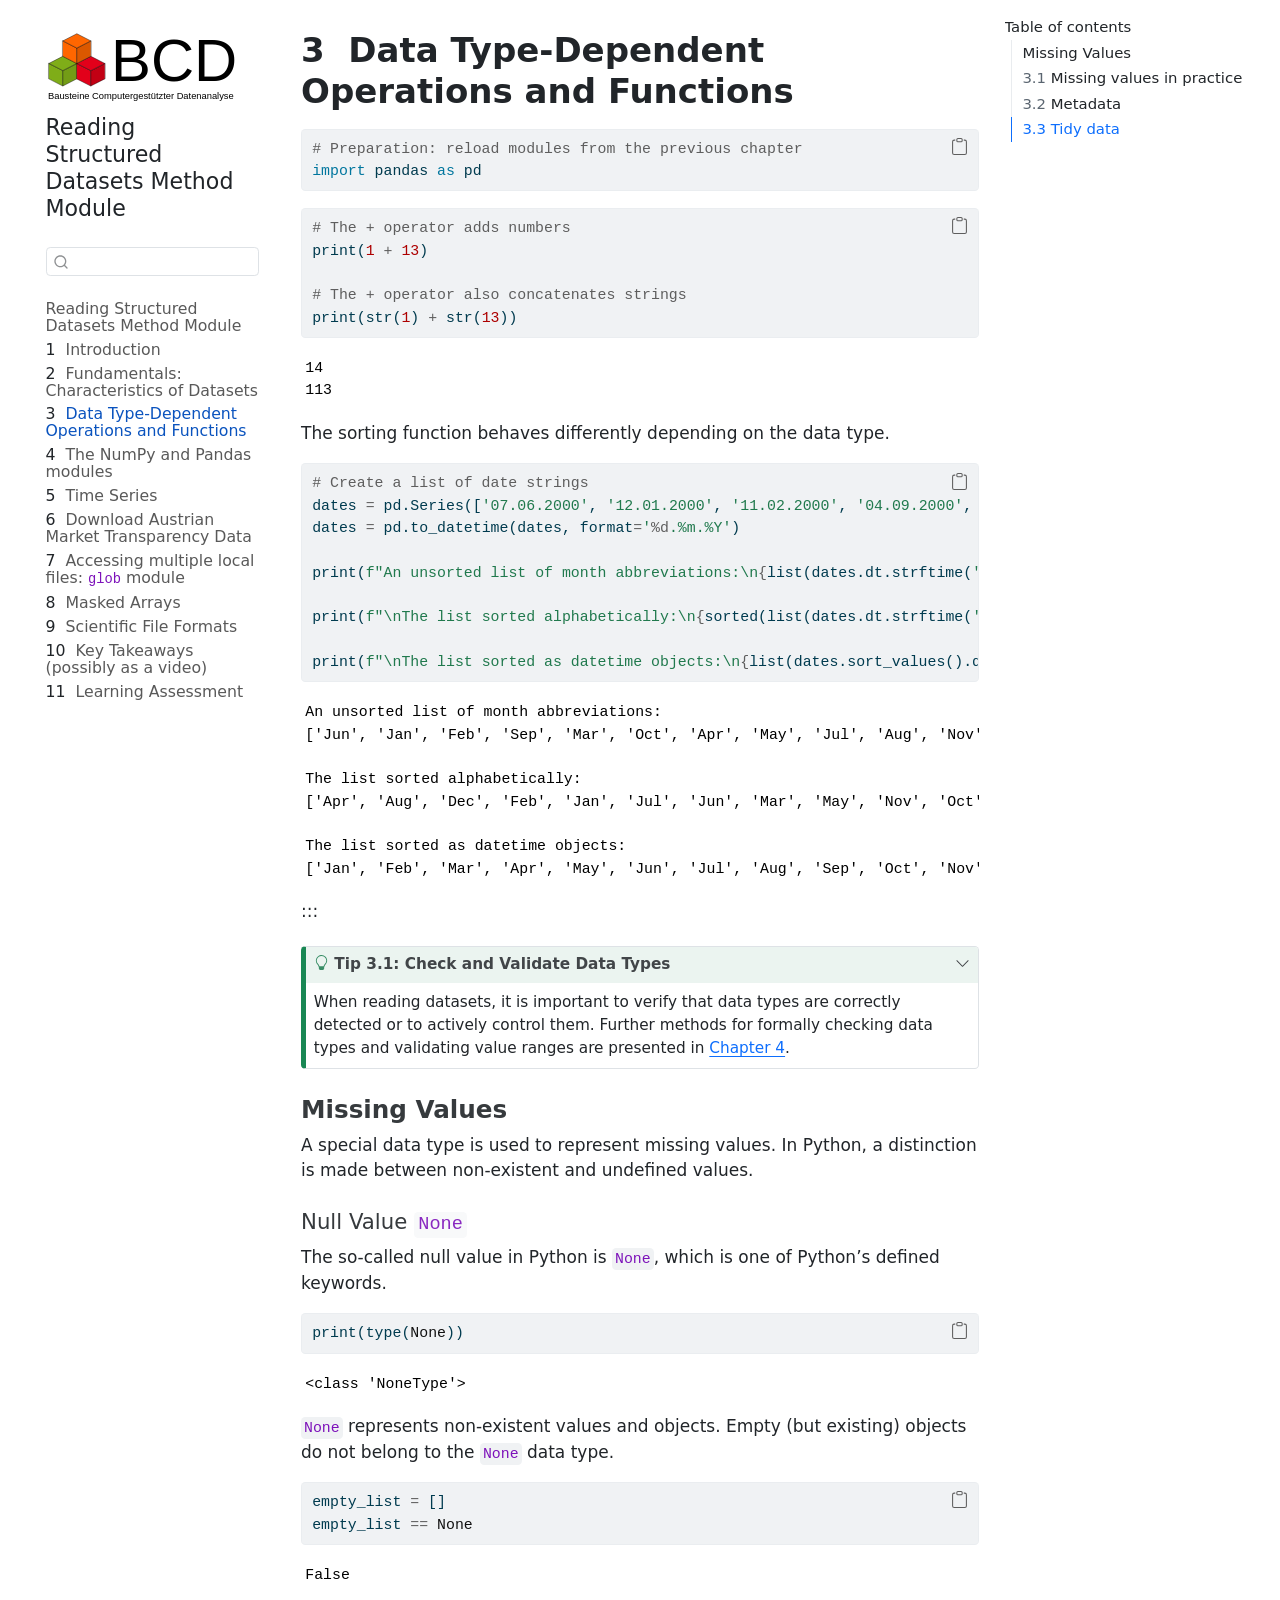
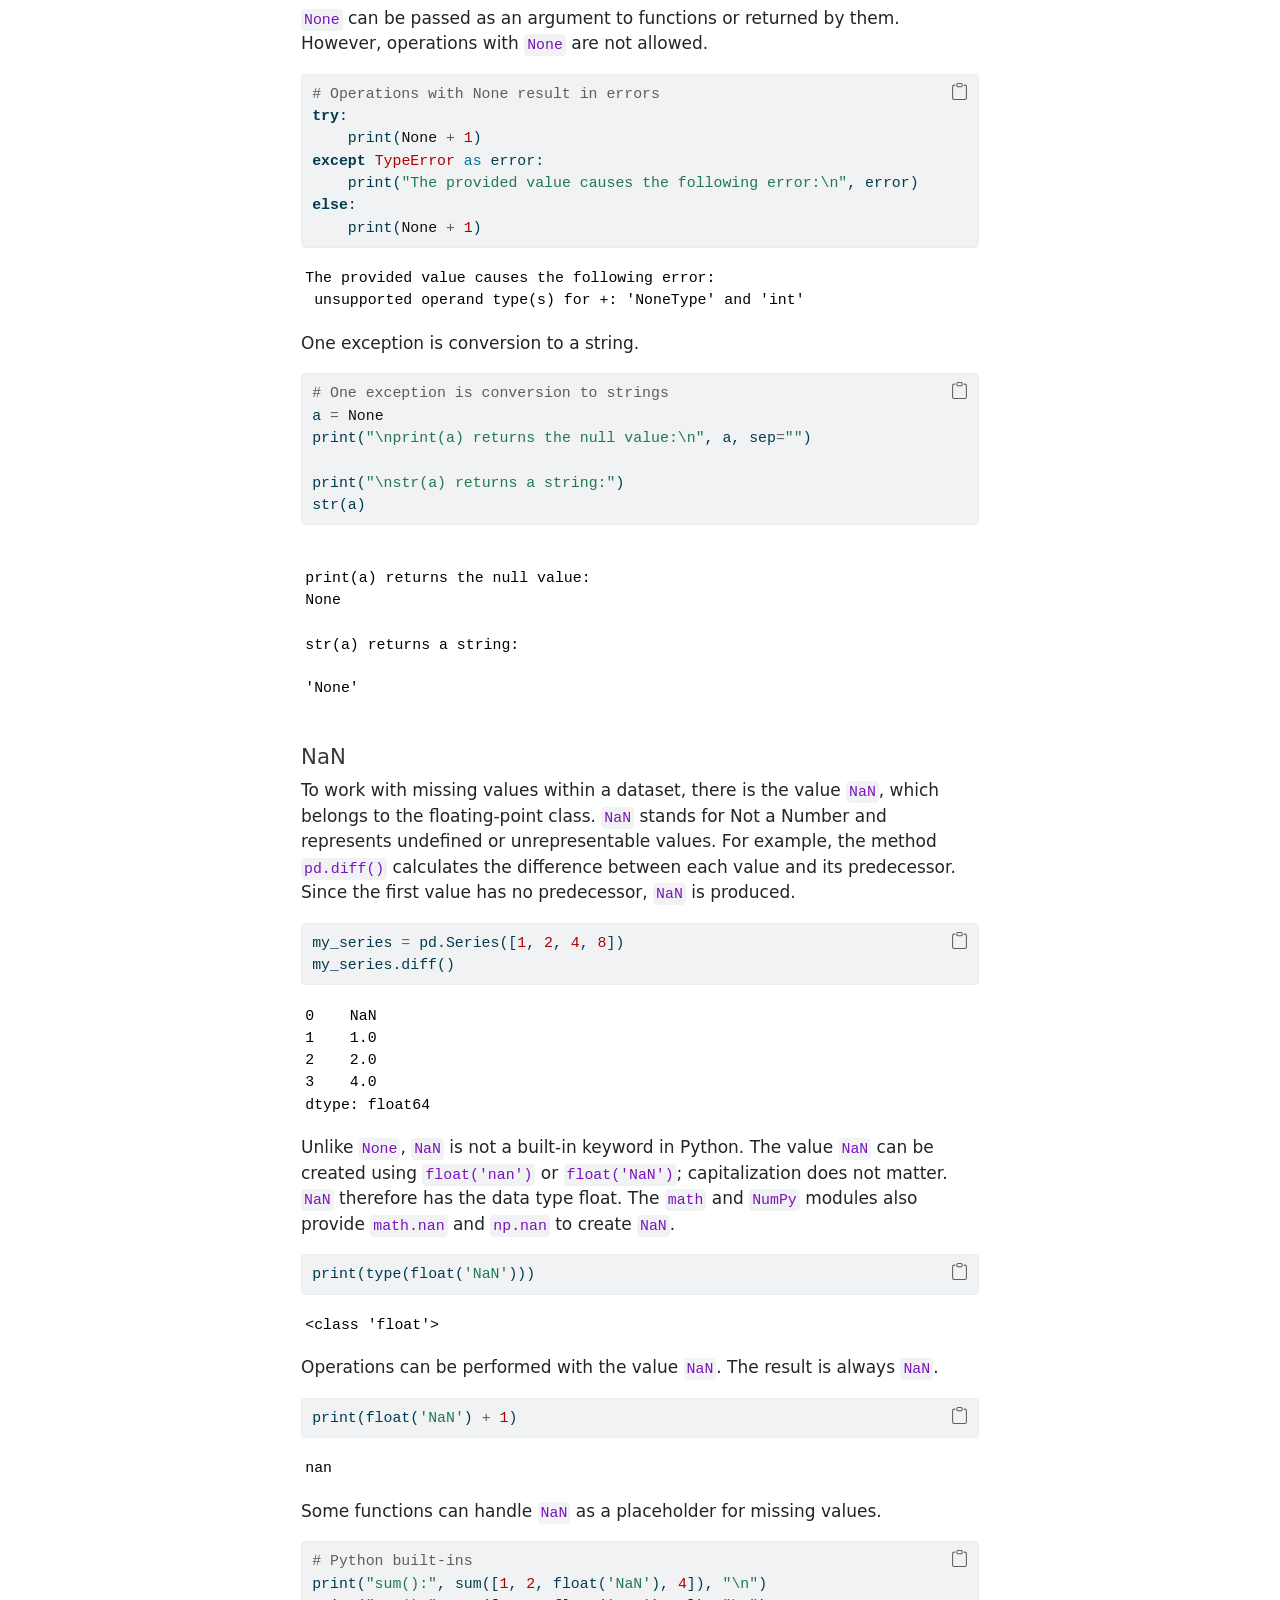
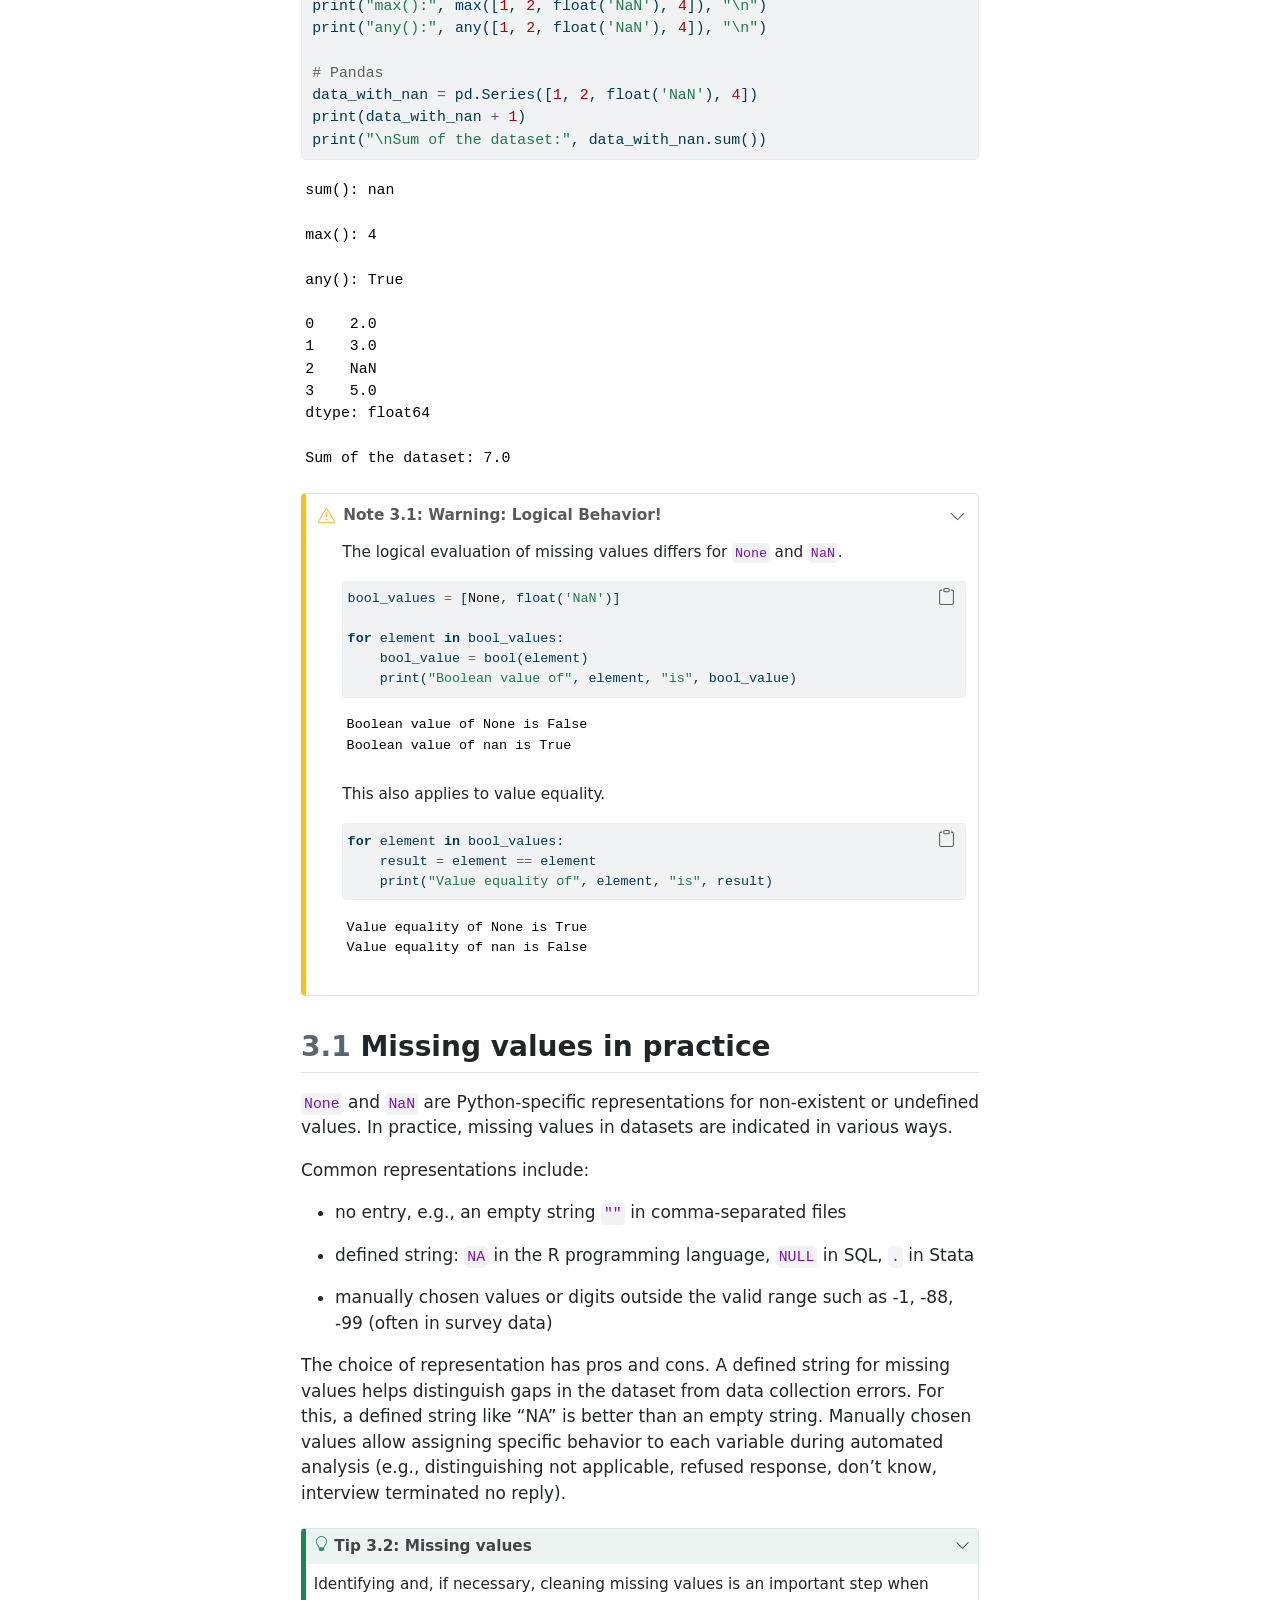
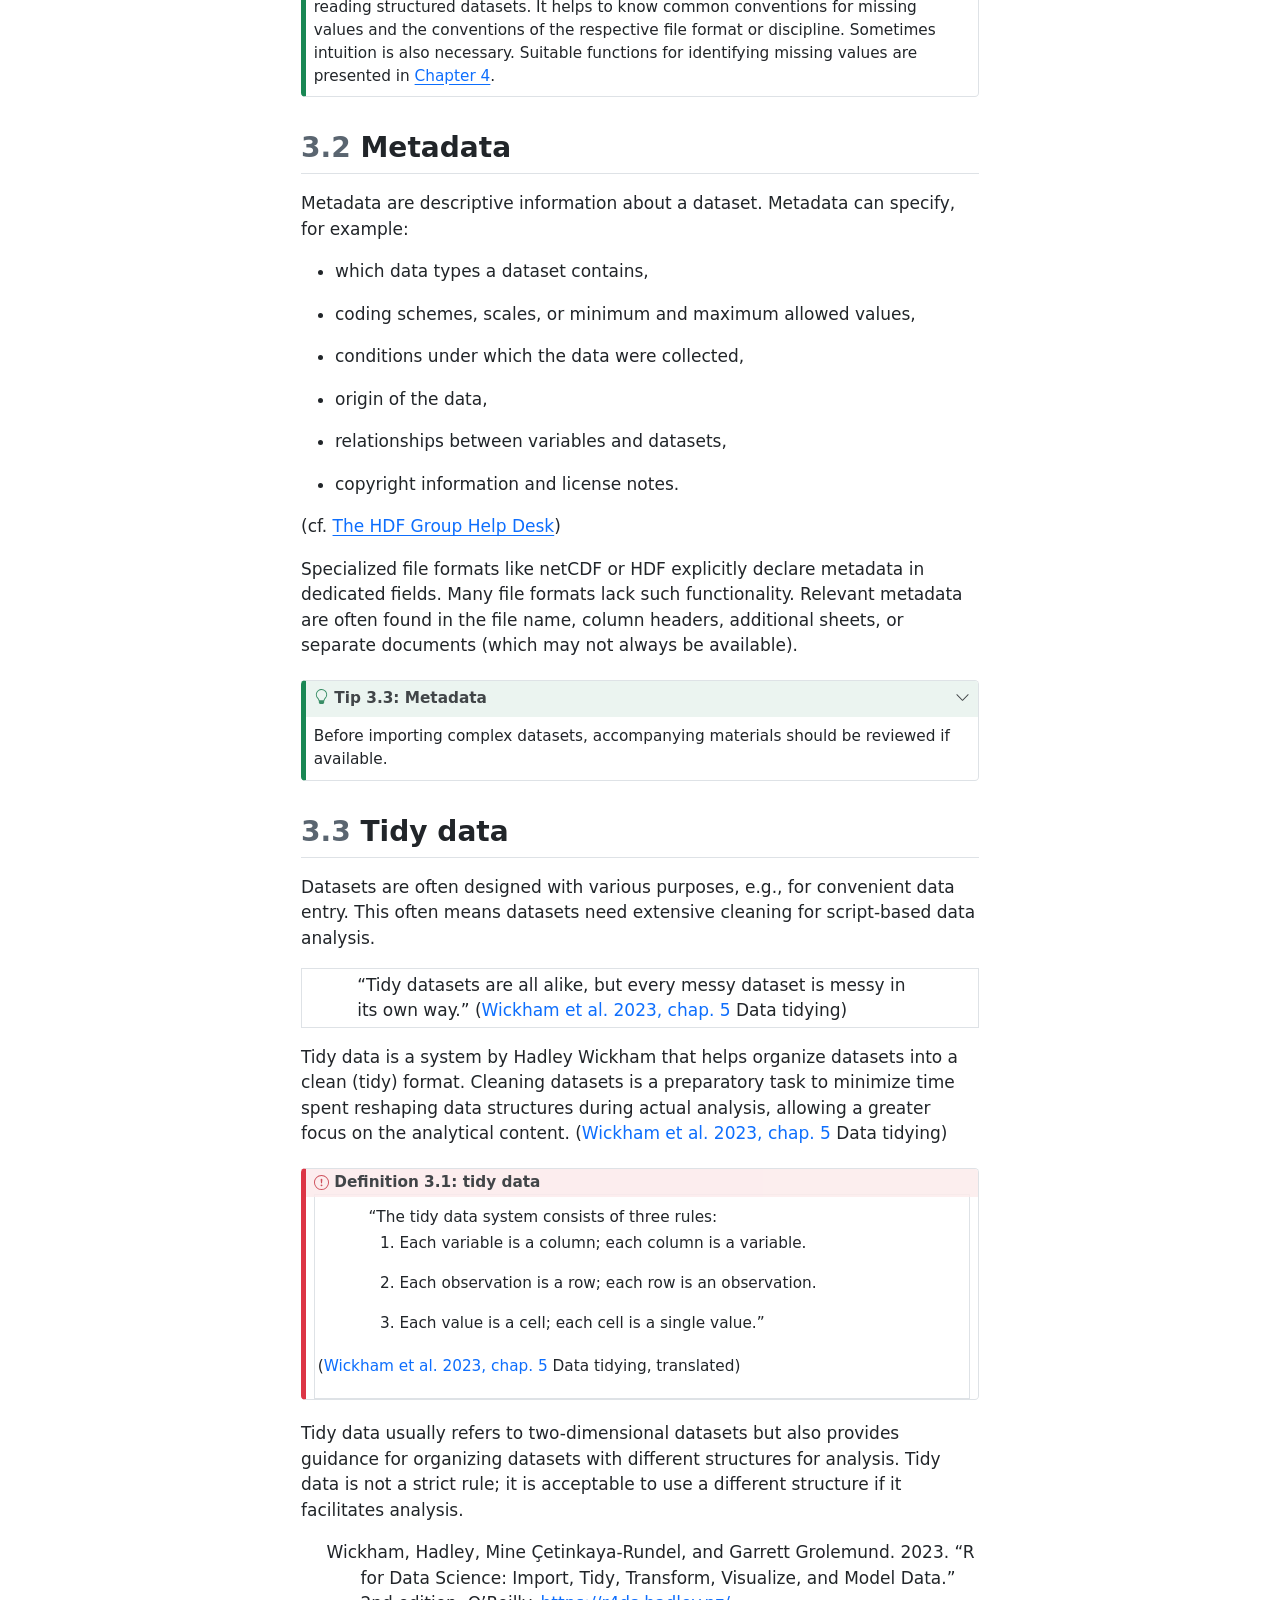
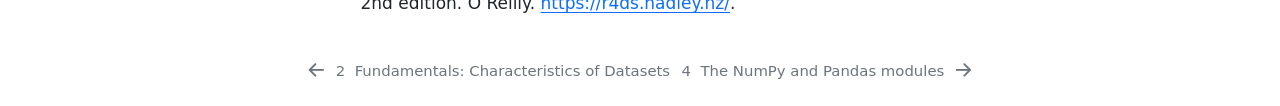
<file: output/book/skript/datentypoperationen.html>
<!DOCTYPE html>
<html xmlns="http://www.w3.org/1999/xhtml" lang="en" xml:lang="en"><head>

<meta charset="utf-8">
<meta name="generator" content="quarto-1.10.18">

<meta name="viewport" content="width=device-width, initial-scale=1.0, user-scalable=yes">


<title>3&nbsp; Data Type-Dependent Operations and Functions – Bausteine Computergestützter Datenanalyse</title>
<style>
/* Default styles provided by pandoc.
** See https://pandoc.org/MANUAL.html#variables-for-html for config info.
*/
span.smallcaps{font-variant: small-caps;}
div.columns{display: flex; gap: 1.5em;}
div.column{flex: auto;}
@media screen {
div.columns{gap: min(4vw, 1.5em);}
div.column{overflow-x: auto;}
}
div.hanging-indent{margin-left: 1.5em; text-indent: -1.5em;}
ul.task-list{list-style: none;}
ul.task-list li input[type="checkbox"] {
  width: 0.8em;
  margin: 0 0.8em 0.2em -1em; /* quarto-specific, see https://github.com/quarto-dev/quarto-cli/issues/4556 */ 
  vertical-align: middle;
}
/* CSS for syntax highlighting */
html { -webkit-text-size-adjust: 100%; }
pre > code.sourceCode { white-space: pre; position: relative; }
pre > code.sourceCode > span { display: inline-block; line-height: 1.25; }
pre > code.sourceCode > span:empty { height: 1.2em; }
.sourceCode { overflow: visible; }
code.sourceCode > span { color: inherit; text-decoration: inherit; }
div.sourceCode { margin: 1em 0; }
pre.sourceCode { margin: 0; }
@media screen {
div.sourceCode { overflow: auto; }
}
@media print {
pre > code.sourceCode { white-space: pre-wrap; }
pre > code.sourceCode > span { text-indent: -5em; padding-left: 5em; }
}
pre.numberSource code
  { counter-reset: source-line 0; }
pre.numberSource code > span
  { position: relative; left: -4em; counter-increment: source-line; }
pre.numberSource code > span > a:first-child::before
  { content: counter(source-line);
    position: relative; left: -1em; text-align: right; vertical-align: baseline;
    border: none; display: inline-block;
    -webkit-touch-callout: none; -webkit-user-select: none;
    -khtml-user-select: none; -moz-user-select: none;
    -ms-user-select: none; user-select: none;
    padding: 0 4px; width: 4em;
  }
pre.numberSource { margin-left: 3em;  padding-left: 4px; }
div.sourceCode
  {   }
@media screen {
pre > code.sourceCode > span > a:first-child::before { text-decoration: underline; }
}
/* CSS for citations */
div.csl-bib-body { }
div.csl-entry {
  clear: both;
}
.hanging-indent div.csl-entry {
  margin-left:2em;
  text-indent:-2em;
}
div.csl-left-margin {
  min-width:2em;
  float:left;
}
div.csl-right-inline {
  margin-left:2em;
  padding-left:1em;
}
div.csl-indent {
  margin-left: 2em;
}</style>


<script src="../site_libs/quarto-nav/quarto-nav.js"></script>
<script src="../site_libs/quarto-nav/headroom.min.js"></script>
<script src="../site_libs/clipboard/clipboard.min.js"></script>
<script src="../site_libs/quarto-search/autocomplete.umd.js"></script>
<script src="../site_libs/quarto-search/fuse.min.js"></script>
<script src="../site_libs/quarto-search/quarto-search.js"></script>
<meta name="quarto:offset" content="../">
<link href="../skript/numpy-pandas.html" rel="next">
<link href="../skript/grundlagen.html" rel="prev">
<script src="../site_libs/quarto-html/quarto.js" type="module"></script>
<script src="../site_libs/quarto-html/tabsets/tabsets.js" type="module"></script>
<script src="../site_libs/quarto-html/popper.min.js"></script>
<script src="../site_libs/quarto-html/tippy.umd.min.js"></script>
<script src="../site_libs/quarto-html/anchor.min.js"></script>
<link href="../site_libs/quarto-html/tippy.css" rel="stylesheet">
<link href="../site_libs/quarto-html/quarto-syntax-highlighting-64a204ab8560d761af7679ceaba22944.css" rel="stylesheet" id="quarto-text-highlighting-styles">
<script src="../site_libs/bootstrap/bootstrap.min.js"></script>
<link href="../site_libs/bootstrap/bootstrap-icons.css" rel="stylesheet">
<link href="../site_libs/bootstrap/bootstrap-41d1ed59529443dc312b46011c211845.min.css" rel="stylesheet" append-hash="true" id="quarto-bootstrap" data-mode="light">
<script id="quarto-search-options" type="application/json">{
  "location": "sidebar",
  "copy-button": false,
  "collapse-after": 3,
  "panel-placement": "start",
  "type": "textbox",
  "limit": 50,
  "keyboard-shortcut": [
    "f",
    "/",
    "s"
  ],
  "show-item-context": false,
  "language": {
    "search-no-results-text": "No results",
    "search-matching-documents-text": "matching documents",
    "search-copy-link-title": "Copy link to search",
    "search-hide-matches-text": "Hide additional matches",
    "search-more-match-text": "more match in this document",
    "search-more-matches-text": "more matches in this document",
    "search-clear-button-title": "Clear",
    "search-text-placeholder": "",
    "search-detached-cancel-button-title": "Cancel",
    "search-submit-button-title": "Submit",
    "search-label": "Search"
  }
}</script>
<link rel="shortcut icon" href="skript/00-bilder/favicon_bcd_new.svg">
<link rel="icon" type="image/x-icon" href="logo.ico">


</head>

<body class="nav-sidebar floating quarto-light">

<div id="quarto-search-results"></div>
  <header id="quarto-header" class="headroom fixed-top">
  <nav class="quarto-secondary-nav">
    <div class="container-fluid d-flex">
      <button type="button" class="quarto-btn-toggle btn" data-bs-toggle="collapse" role="button" data-bs-target=".quarto-sidebar-collapse-item" aria-controls="quarto-sidebar" aria-expanded="false" aria-label="Toggle sidebar navigation" onclick="if (window.quartoToggleHeadroom) { window.quartoToggleHeadroom(); }">
        <i class="bi bi-layout-text-sidebar-reverse"></i>
      </button>
        <nav class="quarto-page-breadcrumbs" aria-label="breadcrumb"><ol class="breadcrumb"><li class="breadcrumb-item"><a href="../skript/datentypoperationen.html"><span class="chapter-number">3</span>&nbsp; <span class="chapter-title">Data Type-Dependent Operations and Functions</span></a></li></ol></nav>
        <a class="flex-grow-1" role="navigation" data-bs-toggle="collapse" data-bs-target=".quarto-sidebar-collapse-item" aria-controls="quarto-sidebar" aria-expanded="false" aria-label="Toggle sidebar navigation" onclick="if (window.quartoToggleHeadroom) { window.quartoToggleHeadroom(); }">      
        </a>
      <button type="button" class="btn quarto-search-button" aria-label="Search" onclick="window.quartoOpenSearch();">
        <i class="bi bi-search"></i>
      </button>
    </div>
  </nav>
</header>
<!-- content -->
<div id="quarto-content" class="quarto-container page-columns page-rows-contents page-layout-article">
<!-- sidebar -->
  <nav id="quarto-sidebar" class="sidebar collapse collapse-horizontal quarto-sidebar-collapse-item sidebar-navigation floating overflow-auto">
    <div class="pt-lg-2 mt-2 text-left sidebar-header sidebar-header-stacked">
      <a href="../index.html" class="sidebar-logo-link">
      <img src="../skript/00-bilder/logo_with_text_new.svg" alt="" class="sidebar-logo light-content py-0 d-lg-inline d-none">
      <img src="../skript/00-bilder/logo_with_text_new.svg" alt="" class="sidebar-logo dark-content py-0 d-lg-inline d-none">
      </a>
    <div class="sidebar-title mb-0 py-0">
      <a href="../">Reading Structured Datasets Method Module</a> 
    </div>
      </div>
        <div class="mt-2 flex-shrink-0 align-items-center">
        <div class="sidebar-search">
        <div id="quarto-search" class="" title="Search"></div>
        </div>
        </div>
    <div class="sidebar-menu-container"> 
    <ul class="list-unstyled mt-1">
        <li class="sidebar-item">
  <div class="sidebar-item-container"> 
  <a href="../index.html" class="sidebar-item-text sidebar-link">
 <span class="menu-text">Reading Structured Datasets Method Module</span></a>
  </div>
</li>
        <li class="sidebar-item">
  <div class="sidebar-item-container"> 
  <a href="../skript/einleitung.html" class="sidebar-item-text sidebar-link">
 <span class="menu-text"><span class="chapter-number">1</span>&nbsp; <span class="chapter-title">Introduction</span></span></a>
  </div>
</li>
        <li class="sidebar-item">
  <div class="sidebar-item-container"> 
  <a href="../skript/grundlagen.html" class="sidebar-item-text sidebar-link">
 <span class="menu-text"><span class="chapter-number">2</span>&nbsp; <span class="chapter-title">Fundamentals: Characteristics of Datasets</span></span></a>
  </div>
</li>
        <li class="sidebar-item">
  <div class="sidebar-item-container"> 
  <a href="../skript/datentypoperationen.html" class="sidebar-item-text sidebar-link active">
 <span class="menu-text"><span class="chapter-number">3</span>&nbsp; <span class="chapter-title">Data Type-Dependent Operations and Functions</span></span></a>
  </div>
</li>
        <li class="sidebar-item">
  <div class="sidebar-item-container"> 
  <a href="../skript/numpy-pandas.html" class="sidebar-item-text sidebar-link">
 <span class="menu-text"><span class="chapter-number">4</span>&nbsp; <span class="chapter-title">The NumPy and Pandas modules</span></span></a>
  </div>
</li>
        <li class="sidebar-item">
  <div class="sidebar-item-container"> 
  <a href="../skript/zeitreihen.html" class="sidebar-item-text sidebar-link">
 <span class="menu-text"><span class="chapter-number">5</span>&nbsp; <span class="chapter-title">Time Series</span></span></a>
  </div>
</li>
        <li class="sidebar-item">
  <div class="sidebar-item-container"> 
  <a href="../skript/marktdaten-oesterreich.html" class="sidebar-item-text sidebar-link">
 <span class="menu-text"><span class="chapter-number">6</span>&nbsp; <span class="chapter-title">Download Austrian Market Transparency Data</span></span></a>
  </div>
</li>
        <li class="sidebar-item">
  <div class="sidebar-item-container"> 
  <a href="../skript/modul-glob.html" class="sidebar-item-text sidebar-link">
 <span class="menu-text"><span class="chapter-number">7</span>&nbsp; <span class="chapter-title">Accessing multiple local files: <code>glob</code> module</span></span></a>
  </div>
</li>
        <li class="sidebar-item">
  <div class="sidebar-item-container"> 
  <a href="../skript/maskierte-arrays.html" class="sidebar-item-text sidebar-link">
 <span class="menu-text"><span class="chapter-number">8</span>&nbsp; <span class="chapter-title">Masked Arrays</span></span></a>
  </div>
</li>
        <li class="sidebar-item">
  <div class="sidebar-item-container"> 
  <a href="../skript/dateiformate.html" class="sidebar-item-text sidebar-link">
 <span class="menu-text"><span class="chapter-number">9</span>&nbsp; <span class="chapter-title">Scientific File Formats</span></span></a>
  </div>
</li>
        <li class="sidebar-item">
  <div class="sidebar-item-container"> 
  <a href="../skript/daswichtigste.html" class="sidebar-item-text sidebar-link">
 <span class="menu-text"><span class="chapter-number">10</span>&nbsp; <span class="chapter-title">Key Takeaways (possibly as a video)</span></span></a>
  </div>
</li>
        <li class="sidebar-item">
  <div class="sidebar-item-container"> 
  <a href="../skript/lernzielkontrolle.html" class="sidebar-item-text sidebar-link">
 <span class="menu-text"><span class="chapter-number">11</span>&nbsp; <span class="chapter-title">Learning Assessment</span></span></a>
  </div>
</li>
    </ul>
    </div>
</nav>
<div id="quarto-sidebar-glass" class="quarto-sidebar-collapse-item" data-bs-toggle="collapse" data-bs-target=".quarto-sidebar-collapse-item"></div>
<!-- margin-sidebar -->
    <div id="quarto-margin-sidebar" class="sidebar margin-sidebar">
        <nav id="TOC" role="doc-toc" class="toc-active">
    <h2 id="toc-title">Table of contents</h2>
   
  <ul>
  <li><a href="#sec-missing" id="toc-sec-missing" class="nav-link active" data-scroll-target="#sec-missing">Missing Values</a></li>
  <li><a href="#missing-values-in-practice" id="toc-missing-values-in-practice" class="nav-link" data-scroll-target="#missing-values-in-practice"><span class="header-section-number">3.1</span> Missing values in practice</a></li>
  <li><a href="#sec-metadata" id="toc-sec-metadata" class="nav-link" data-scroll-target="#sec-metadata"><span class="header-section-number">3.2</span> Metadata</a></li>
  <li><a href="#sec-tidydata" id="toc-sec-tidydata" class="nav-link" data-scroll-target="#sec-tidydata"><span class="header-section-number">3.3</span> Tidy data</a></li>
  </ul>
</nav>
    </div>
<!-- main -->
<main class="content" id="quarto-document-content">

<header id="title-block-header" class="quarto-title-block default">
<div class="quarto-title">
<h1 class="title"><span class="chapter-number">3</span>&nbsp; <span class="chapter-title">Data Type-Dependent Operations and Functions</span></h1>
</div>



<div class="quarto-title-meta">

    
  
    
  </div>
  


</header>


<div id="2045c0d9" class="cell" data-execution_count="1">
<div class="code-copy-outer-scaffold"><div class="sourceCode cell-code" id="cb1"><pre class="sourceCode python code-with-copy"><code class="sourceCode python"><span id="cb1-1"><a href="#cb1-1" aria-hidden="true" tabindex="-1"></a><span class="co"># Preparation: reload modules from the previous chapter</span></span>
<span id="cb1-2"><a href="#cb1-2" aria-hidden="true" tabindex="-1"></a><span class="im">import</span> pandas <span class="im">as</span> pd</span></code></pre></div><button title="Copy to Clipboard" class="code-copy-button"><i class="bi"></i></button></div>
</div>
<div id="20cdc7b3" class="cell" data-execution_count="2">
<div class="code-copy-outer-scaffold"><div class="sourceCode cell-code" id="cb2"><pre class="sourceCode python code-with-copy"><code class="sourceCode python"><span id="cb2-1"><a href="#cb2-1" aria-hidden="true" tabindex="-1"></a><span class="co"># The + operator adds numbers</span></span>
<span id="cb2-2"><a href="#cb2-2" aria-hidden="true" tabindex="-1"></a><span class="bu">print</span>(<span class="dv">1</span> <span class="op">+</span> <span class="dv">13</span>)</span>
<span id="cb2-3"><a href="#cb2-3" aria-hidden="true" tabindex="-1"></a></span>
<span id="cb2-4"><a href="#cb2-4" aria-hidden="true" tabindex="-1"></a><span class="co"># The + operator also concatenates strings</span></span>
<span id="cb2-5"><a href="#cb2-5" aria-hidden="true" tabindex="-1"></a><span class="bu">print</span>(<span class="bu">str</span>(<span class="dv">1</span>) <span class="op">+</span> <span class="bu">str</span>(<span class="dv">13</span>))</span></code></pre></div><button title="Copy to Clipboard" class="code-copy-button"><i class="bi"></i></button></div>
<div class="cell-output cell-output-stdout">
<pre><code>14
113</code></pre>
</div>
</div>
<p>The sorting function behaves differently depending on the data type.</p>
<div id="c7712afe" class="cell" data-execution_count="3">
<div class="code-copy-outer-scaffold"><div class="sourceCode cell-code" id="cb4"><pre class="sourceCode python code-with-copy"><code class="sourceCode python"><span id="cb4-1"><a href="#cb4-1" aria-hidden="true" tabindex="-1"></a><span class="co"># Create a list of date strings</span></span>
<span id="cb4-2"><a href="#cb4-2" aria-hidden="true" tabindex="-1"></a>dates <span class="op">=</span> pd.Series([<span class="st">'07.06.2000'</span>, <span class="st">'12.01.2000'</span>, <span class="st">'11.02.2000'</span>, <span class="st">'04.09.2000'</span>, <span class="st">'10.03.2000'</span>, <span class="st">'03.10.2000'</span>, <span class="st">'09.04.2000'</span>, <span class="st">'08.05.2000'</span>, <span class="st">'06.07.2000'</span>, <span class="st">'05.08.2000'</span>, <span class="st">'02.11.2000'</span>, <span class="st">'01.12.2000'</span>])</span>
<span id="cb4-3"><a href="#cb4-3" aria-hidden="true" tabindex="-1"></a>dates <span class="op">=</span> pd.to_datetime(dates, <span class="bu">format</span><span class="op">=</span><span class="st">'</span><span class="sc">%d</span><span class="st">.%m.%Y'</span>)</span>
<span id="cb4-4"><a href="#cb4-4" aria-hidden="true" tabindex="-1"></a></span>
<span id="cb4-5"><a href="#cb4-5" aria-hidden="true" tabindex="-1"></a><span class="bu">print</span>(<span class="ss">f"An unsorted list of month abbreviations:</span><span class="ch">\n</span><span class="sc">{</span><span class="bu">list</span>(dates.dt.strftime(<span class="st">'%b'</span>))<span class="sc">}</span><span class="ss">"</span>)</span>
<span id="cb4-6"><a href="#cb4-6" aria-hidden="true" tabindex="-1"></a></span>
<span id="cb4-7"><a href="#cb4-7" aria-hidden="true" tabindex="-1"></a><span class="bu">print</span>(<span class="ss">f"</span><span class="ch">\n</span><span class="ss">The list sorted alphabetically:</span><span class="ch">\n</span><span class="sc">{</span><span class="bu">sorted</span>(<span class="bu">list</span>(dates.dt.strftime(<span class="st">'%b'</span>)))<span class="sc">}</span><span class="ss">"</span>)</span>
<span id="cb4-8"><a href="#cb4-8" aria-hidden="true" tabindex="-1"></a></span>
<span id="cb4-9"><a href="#cb4-9" aria-hidden="true" tabindex="-1"></a><span class="bu">print</span>(<span class="ss">f"</span><span class="ch">\n</span><span class="ss">The list sorted as datetime objects:</span><span class="ch">\n</span><span class="sc">{</span><span class="bu">list</span>(dates.sort_values().dt.strftime(<span class="st">'%b'</span>))<span class="sc">}</span><span class="ss">"</span>)</span></code></pre></div><button title="Copy to Clipboard" class="code-copy-button"><i class="bi"></i></button></div>
<div class="cell-output cell-output-stdout">
<pre><code>An unsorted list of month abbreviations:
['Jun', 'Jan', 'Feb', 'Sep', 'Mar', 'Oct', 'Apr', 'May', 'Jul', 'Aug', 'Nov', 'Dec']

The list sorted alphabetically:
['Apr', 'Aug', 'Dec', 'Feb', 'Jan', 'Jul', 'Jun', 'Mar', 'May', 'Nov', 'Oct', 'Sep']

The list sorted as datetime objects:
['Jan', 'Feb', 'Mar', 'Apr', 'May', 'Jun', 'Jul', 'Aug', 'Sep', 'Oct', 'Nov', 'Dec']</code></pre>
</div>
</div>
<p>:::</p>
<div id="tip-datatype" class="callout callout-style-default callout-tip callout-titled">
<div class="callout-header d-flex align-content-center" data-bs-toggle="collapse" data-bs-target=".callout-1-contents" aria-controls="callout-1" aria-expanded="true" aria-label="Toggle callout">
<div class="callout-icon-container">
<i class="callout-icon"></i>
</div>
<div class="callout-title-container flex-fill">
Tip&nbsp;3.1: Check and Validate Data Types
</div>
<div class="callout-btn-toggle d-inline-block border-0 py-1 ps-1 pe-0 float-end"><i class="callout-toggle"></i></div>
</div>
<div id="callout-1" class="callout-1-contents callout-collapse collapse show">
<div class="callout-body-container callout-body">
<p>When reading datasets, it is important to verify that data types are correctly detected or to actively control them. Further methods for formally checking data types and validating value ranges are presented in <a href="numpy-pandas.html" class="quarto-xref"><span>Chapter 4</span></a>.</p>
</div>
</div>
</div>
<section id="sec-missing" class="level3">
<h3 class="anchored" data-anchor-id="sec-missing">Missing Values</h3>
<p>A special data type is used to represent missing values. In Python, a distinction is made between non-existent and undefined values.</p>
<section id="null-value-none" class="level4">
<h4 class="anchored" data-anchor-id="null-value-none">Null Value <code>None</code></h4>
<p>The so-called null value in Python is <code>None</code>, which is one of Python’s defined keywords.</p>
<div id="30d9d07e" class="cell" data-execution_count="4">
<div class="code-copy-outer-scaffold"><div class="sourceCode cell-code" id="cb6"><pre class="sourceCode python code-with-copy"><code class="sourceCode python"><span id="cb6-1"><a href="#cb6-1" aria-hidden="true" tabindex="-1"></a><span class="bu">print</span>(<span class="bu">type</span>(<span class="va">None</span>))</span></code></pre></div><button title="Copy to Clipboard" class="code-copy-button"><i class="bi"></i></button></div>
<div class="cell-output cell-output-stdout">
<pre><code>&lt;class 'NoneType'&gt;</code></pre>
</div>
</div>
<p><code>None</code> represents non-existent values and objects. Empty (but existing) objects do not belong to the <code>None</code> data type.</p>
<div id="4d7a2cf7" class="cell" data-execution_count="5">
<div class="code-copy-outer-scaffold"><div class="sourceCode cell-code" id="cb8"><pre class="sourceCode python code-with-copy"><code class="sourceCode python"><span id="cb8-1"><a href="#cb8-1" aria-hidden="true" tabindex="-1"></a>empty_list <span class="op">=</span> []</span>
<span id="cb8-2"><a href="#cb8-2" aria-hidden="true" tabindex="-1"></a>empty_list <span class="op">==</span> <span class="va">None</span></span></code></pre></div><button title="Copy to Clipboard" class="code-copy-button"><i class="bi"></i></button></div>
<div class="cell-output cell-output-display" data-execution_count="5">
<pre><code>False</code></pre>
</div>
</div>
<p><code>None</code> can be passed as an argument to functions or returned by them. However, operations with <code>None</code> are not allowed.</p>
<div id="c2558899" class="cell" data-execution_count="6">
<div class="code-copy-outer-scaffold"><div class="sourceCode cell-code" id="cb10"><pre class="sourceCode python code-with-copy"><code class="sourceCode python"><span id="cb10-1"><a href="#cb10-1" aria-hidden="true" tabindex="-1"></a><span class="co"># Operations with None result in errors</span></span>
<span id="cb10-2"><a href="#cb10-2" aria-hidden="true" tabindex="-1"></a><span class="cf">try</span>:</span>
<span id="cb10-3"><a href="#cb10-3" aria-hidden="true" tabindex="-1"></a>    <span class="bu">print</span>(<span class="va">None</span> <span class="op">+</span> <span class="dv">1</span>)</span>
<span id="cb10-4"><a href="#cb10-4" aria-hidden="true" tabindex="-1"></a><span class="cf">except</span> <span class="pp">TypeError</span> <span class="im">as</span> error:</span>
<span id="cb10-5"><a href="#cb10-5" aria-hidden="true" tabindex="-1"></a>    <span class="bu">print</span>(<span class="st">"The provided value causes the following error:</span><span class="ch">\n</span><span class="st">"</span>, error)</span>
<span id="cb10-6"><a href="#cb10-6" aria-hidden="true" tabindex="-1"></a><span class="cf">else</span>:</span>
<span id="cb10-7"><a href="#cb10-7" aria-hidden="true" tabindex="-1"></a>    <span class="bu">print</span>(<span class="va">None</span> <span class="op">+</span> <span class="dv">1</span>)</span></code></pre></div><button title="Copy to Clipboard" class="code-copy-button"><i class="bi"></i></button></div>
<div class="cell-output cell-output-stdout">
<pre><code>The provided value causes the following error:
 unsupported operand type(s) for +: 'NoneType' and 'int'</code></pre>
</div>
</div>
<p>One exception is conversion to a string.</p>
<div id="16ab42f4" class="cell" data-execution_count="7">
<div class="code-copy-outer-scaffold"><div class="sourceCode cell-code" id="cb12"><pre class="sourceCode python code-with-copy"><code class="sourceCode python"><span id="cb12-1"><a href="#cb12-1" aria-hidden="true" tabindex="-1"></a><span class="co"># One exception is conversion to strings</span></span>
<span id="cb12-2"><a href="#cb12-2" aria-hidden="true" tabindex="-1"></a>a <span class="op">=</span> <span class="va">None</span></span>
<span id="cb12-3"><a href="#cb12-3" aria-hidden="true" tabindex="-1"></a><span class="bu">print</span>(<span class="st">"</span><span class="ch">\n</span><span class="st">print(a) returns the null value:</span><span class="ch">\n</span><span class="st">"</span>, a, sep<span class="op">=</span><span class="st">""</span>)</span>
<span id="cb12-4"><a href="#cb12-4" aria-hidden="true" tabindex="-1"></a></span>
<span id="cb12-5"><a href="#cb12-5" aria-hidden="true" tabindex="-1"></a><span class="bu">print</span>(<span class="st">"</span><span class="ch">\n</span><span class="st">str(a) returns a string:"</span>)</span>
<span id="cb12-6"><a href="#cb12-6" aria-hidden="true" tabindex="-1"></a><span class="bu">str</span>(a)</span></code></pre></div><button title="Copy to Clipboard" class="code-copy-button"><i class="bi"></i></button></div>
<div class="cell-output cell-output-stdout">
<pre><code>
print(a) returns the null value:
None

str(a) returns a string:</code></pre>
</div>
<div class="cell-output cell-output-display" data-execution_count="7">
<pre><code>'None'</code></pre>
</div>
</div>
</section>
<section id="nan" class="level4">
<h4 class="anchored" data-anchor-id="nan">NaN</h4>
<p>To work with missing values within a dataset, there is the value <code>NaN</code>, which belongs to the floating-point class. <code>NaN</code> stands for Not a Number and represents undefined or unrepresentable values. For example, the method <code>pd.diff()</code> calculates the difference between each value and its predecessor. Since the first value has no predecessor, <code>NaN</code> is produced.</p>
<div id="4dd43322" class="cell" data-execution_count="8">
<div class="code-copy-outer-scaffold"><div class="sourceCode cell-code" id="cb15"><pre class="sourceCode python code-with-copy"><code class="sourceCode python"><span id="cb15-1"><a href="#cb15-1" aria-hidden="true" tabindex="-1"></a>my_series <span class="op">=</span> pd.Series([<span class="dv">1</span>, <span class="dv">2</span>, <span class="dv">4</span>, <span class="dv">8</span>])</span>
<span id="cb15-2"><a href="#cb15-2" aria-hidden="true" tabindex="-1"></a>my_series.diff()</span></code></pre></div><button title="Copy to Clipboard" class="code-copy-button"><i class="bi"></i></button></div>
<div class="cell-output cell-output-display" data-execution_count="8">
<pre><code>0    NaN
1    1.0
2    2.0
3    4.0
dtype: float64</code></pre>
</div>
</div>
<p>Unlike <code>None</code>, <code>NaN</code> is not a built-in keyword in Python. The value <code>NaN</code> can be created using <code>float('nan')</code> or <code>float('NaN')</code>; capitalization does not matter. <code>NaN</code> therefore has the data type float. The <code>math</code> and <code>NumPy</code> modules also provide <code>math.nan</code> and <code>np.nan</code> to create <code>NaN</code>.</p>
<div id="4a3bd29a" class="cell" data-execution_count="9">
<div class="code-copy-outer-scaffold"><div class="sourceCode cell-code" id="cb17"><pre class="sourceCode python code-with-copy"><code class="sourceCode python"><span id="cb17-1"><a href="#cb17-1" aria-hidden="true" tabindex="-1"></a><span class="bu">print</span>(<span class="bu">type</span>(<span class="bu">float</span>(<span class="st">'NaN'</span>)))</span></code></pre></div><button title="Copy to Clipboard" class="code-copy-button"><i class="bi"></i></button></div>
<div class="cell-output cell-output-stdout">
<pre><code>&lt;class 'float'&gt;</code></pre>
</div>
</div>
<p>Operations can be performed with the value <code>NaN</code>. The result is always <code>NaN</code>.</p>
<div id="b7555752" class="cell" data-execution_count="10">
<div class="code-copy-outer-scaffold"><div class="sourceCode cell-code" id="cb19"><pre class="sourceCode python code-with-copy"><code class="sourceCode python"><span id="cb19-1"><a href="#cb19-1" aria-hidden="true" tabindex="-1"></a><span class="bu">print</span>(<span class="bu">float</span>(<span class="st">'NaN'</span>) <span class="op">+</span> <span class="dv">1</span>)</span></code></pre></div><button title="Copy to Clipboard" class="code-copy-button"><i class="bi"></i></button></div>
<div class="cell-output cell-output-stdout">
<pre><code>nan</code></pre>
</div>
</div>
<p>Some functions can handle <code>NaN</code> as a placeholder for missing values.</p>
<div id="6c6194eb" class="cell" data-execution_count="11">
<div class="code-copy-outer-scaffold"><div class="sourceCode cell-code" id="cb21"><pre class="sourceCode python code-with-copy"><code class="sourceCode python"><span id="cb21-1"><a href="#cb21-1" aria-hidden="true" tabindex="-1"></a><span class="co"># Python built-ins</span></span>
<span id="cb21-2"><a href="#cb21-2" aria-hidden="true" tabindex="-1"></a><span class="bu">print</span>(<span class="st">"sum():"</span>, <span class="bu">sum</span>([<span class="dv">1</span>, <span class="dv">2</span>, <span class="bu">float</span>(<span class="st">'NaN'</span>), <span class="dv">4</span>]), <span class="st">"</span><span class="ch">\n</span><span class="st">"</span>)</span>
<span id="cb21-3"><a href="#cb21-3" aria-hidden="true" tabindex="-1"></a><span class="bu">print</span>(<span class="st">"max():"</span>, <span class="bu">max</span>([<span class="dv">1</span>, <span class="dv">2</span>, <span class="bu">float</span>(<span class="st">'NaN'</span>), <span class="dv">4</span>]), <span class="st">"</span><span class="ch">\n</span><span class="st">"</span>)</span>
<span id="cb21-4"><a href="#cb21-4" aria-hidden="true" tabindex="-1"></a><span class="bu">print</span>(<span class="st">"any():"</span>, <span class="bu">any</span>([<span class="dv">1</span>, <span class="dv">2</span>, <span class="bu">float</span>(<span class="st">'NaN'</span>), <span class="dv">4</span>]), <span class="st">"</span><span class="ch">\n</span><span class="st">"</span>)</span>
<span id="cb21-5"><a href="#cb21-5" aria-hidden="true" tabindex="-1"></a></span>
<span id="cb21-6"><a href="#cb21-6" aria-hidden="true" tabindex="-1"></a><span class="co"># Pandas</span></span>
<span id="cb21-7"><a href="#cb21-7" aria-hidden="true" tabindex="-1"></a>data_with_nan <span class="op">=</span> pd.Series([<span class="dv">1</span>, <span class="dv">2</span>, <span class="bu">float</span>(<span class="st">'NaN'</span>), <span class="dv">4</span>])</span>
<span id="cb21-8"><a href="#cb21-8" aria-hidden="true" tabindex="-1"></a><span class="bu">print</span>(data_with_nan <span class="op">+</span> <span class="dv">1</span>)</span>
<span id="cb21-9"><a href="#cb21-9" aria-hidden="true" tabindex="-1"></a><span class="bu">print</span>(<span class="st">"</span><span class="ch">\n</span><span class="st">Sum of the dataset:"</span>, data_with_nan.<span class="bu">sum</span>())</span></code></pre></div><button title="Copy to Clipboard" class="code-copy-button"><i class="bi"></i></button></div>
<div class="cell-output cell-output-stdout">
<pre><code>sum(): nan 

max(): 4 

any(): True 

0    2.0
1    3.0
2    NaN
3    5.0
dtype: float64

Sum of the dataset: 7.0</code></pre>
</div>
</div>
<div id="wrn-logicbasepython" class="callout callout-style-simple callout-warning callout-titled">
<div class="callout-header d-flex align-content-center" data-bs-toggle="collapse" data-bs-target=".callout-2-contents" aria-controls="callout-2" aria-expanded="true" aria-label="Toggle callout">
<div class="callout-icon-container">
<i class="callout-icon"></i>
</div>
<div class="callout-title-container flex-fill">
Note&nbsp;3.1: Warning: Logical Behavior!
</div>
<div class="callout-btn-toggle d-inline-block border-0 py-1 ps-1 pe-0 float-end"><i class="callout-toggle"></i></div>
</div>
<div id="callout-2" class="callout-2-contents callout-collapse collapse show">
<div class="callout-body-container callout-body">
<p>The logical evaluation of missing values differs for <code>None</code> and <code>NaN</code>.</p>
<div id="a6f34d4a" class="cell" data-execution_count="12">
<div class="code-copy-outer-scaffold"><div class="sourceCode cell-code" id="cb23"><pre class="sourceCode python code-with-copy"><code class="sourceCode python"><span id="cb23-1"><a href="#cb23-1" aria-hidden="true" tabindex="-1"></a>bool_values <span class="op">=</span> [<span class="va">None</span>, <span class="bu">float</span>(<span class="st">'NaN'</span>)]</span>
<span id="cb23-2"><a href="#cb23-2" aria-hidden="true" tabindex="-1"></a></span>
<span id="cb23-3"><a href="#cb23-3" aria-hidden="true" tabindex="-1"></a><span class="cf">for</span> element <span class="kw">in</span> bool_values:</span>
<span id="cb23-4"><a href="#cb23-4" aria-hidden="true" tabindex="-1"></a>    bool_value <span class="op">=</span> <span class="bu">bool</span>(element)</span>
<span id="cb23-5"><a href="#cb23-5" aria-hidden="true" tabindex="-1"></a>    <span class="bu">print</span>(<span class="st">"Boolean value of"</span>, element, <span class="st">"is"</span>, bool_value)</span></code></pre></div><button title="Copy to Clipboard" class="code-copy-button"><i class="bi"></i></button></div>
<div class="cell-output cell-output-stdout">
<pre><code>Boolean value of None is False
Boolean value of nan is True</code></pre>
</div>
</div>
<p>This also applies to value equality.</p>
<div id="b037b774" class="cell" data-execution_count="13">
<div class="code-copy-outer-scaffold"><div class="sourceCode cell-code" id="cb25"><pre class="sourceCode python code-with-copy"><code class="sourceCode python"><span id="cb25-1"><a href="#cb25-1" aria-hidden="true" tabindex="-1"></a><span class="cf">for</span> element <span class="kw">in</span> bool_values:</span>
<span id="cb25-2"><a href="#cb25-2" aria-hidden="true" tabindex="-1"></a>    result <span class="op">=</span> element <span class="op">==</span> element</span>
<span id="cb25-3"><a href="#cb25-3" aria-hidden="true" tabindex="-1"></a>    <span class="bu">print</span>(<span class="st">"Value equality of"</span>, element, <span class="st">"is"</span>, result)</span></code></pre></div><button title="Copy to Clipboard" class="code-copy-button"><i class="bi"></i></button></div>
<div class="cell-output cell-output-stdout">
<pre><code>Value equality of None is True
Value equality of nan is False</code></pre>
</div>
</div>
</div>
</div>
</div>
</section>
</section>
<section id="missing-values-in-practice" class="level2" data-number="3.1">
<h2 data-number="3.1" class="anchored" data-anchor-id="missing-values-in-practice"><span class="header-section-number">3.1</span> Missing values in practice</h2>
<p><code>None</code> and <code>NaN</code> are Python-specific representations for non-existent or undefined values. In practice, missing values in datasets are indicated in various ways.</p>
<p>Common representations include:</p>
<ul>
<li><p>no entry, e.g., an empty string <code>""</code> in comma-separated files</p></li>
<li><p>defined string: <code>NA</code> in the R programming language, <code>NULL</code> in SQL, <code>.</code> in Stata</p></li>
<li><p>manually chosen values or digits outside the valid range such as -1, -88, -99 (often in survey data)</p></li>
</ul>
<p>The choice of representation has pros and cons. A defined string for missing values helps distinguish gaps in the dataset from data collection errors. For this, a defined string like “NA” is better than an empty string. Manually chosen values allow assigning specific behavior to each variable during automated analysis (e.g., distinguishing not applicable, refused response, don’t know, interview terminated no reply).</p>
<div id="tip-missingvalues" class="callout callout-style-default callout-tip callout-titled">
<div class="callout-header d-flex align-content-center" data-bs-toggle="collapse" data-bs-target=".callout-3-contents" aria-controls="callout-3" aria-expanded="true" aria-label="Toggle callout">
<div class="callout-icon-container">
<i class="callout-icon"></i>
</div>
<div class="callout-title-container flex-fill">
Tip&nbsp;3.2: Missing values
</div>
<div class="callout-btn-toggle d-inline-block border-0 py-1 ps-1 pe-0 float-end"><i class="callout-toggle"></i></div>
</div>
<div id="callout-3" class="callout-3-contents callout-collapse collapse show">
<div class="callout-body-container callout-body">
<p>Identifying and, if necessary, cleaning missing values is an important step when reading structured datasets. It helps to know common conventions for missing values and the conventions of the respective file format or discipline. Sometimes intuition is also necessary. Suitable functions for identifying missing values are presented in <a href="numpy-pandas.html" class="quarto-xref"><span>Chapter 4</span></a>.</p>
</div>
</div>
</div>
</section>
<section id="sec-metadata" class="level2" data-number="3.2">
<h2 data-number="3.2" class="anchored" data-anchor-id="sec-metadata"><span class="header-section-number">3.2</span> Metadata</h2>
<p>Metadata are descriptive information about a dataset. Metadata can specify, for example:</p>
<ul>
<li><p>which data types a dataset contains,</p></li>
<li><p>coding schemes, scales, or minimum and maximum allowed values,</p></li>
<li><p>conditions under which the data were collected,</p></li>
<li><p>origin of the data,</p></li>
<li><p>relationships between variables and datasets,</p></li>
<li><p>copyright information and license notes.</p></li>
</ul>
<p>(cf.&nbsp;<a href="https://docs.hdfgroup.org/archive/support/HDF5/doc/Advanced/HDF5_Metadata/index.html">The HDF Group Help Desk</a>)</p>
<p>Specialized file formats like netCDF or HDF explicitly declare metadata in dedicated fields. Many file formats lack such functionality. Relevant metadata are often found in the file name, column headers, additional sheets, or separate documents (which may not always be available).</p>
<div id="tip-metadata" class="callout callout-style-default callout-tip callout-titled">
<div class="callout-header d-flex align-content-center" data-bs-toggle="collapse" data-bs-target=".callout-4-contents" aria-controls="callout-4" aria-expanded="true" aria-label="Toggle callout">
<div class="callout-icon-container">
<i class="callout-icon"></i>
</div>
<div class="callout-title-container flex-fill">
Tip&nbsp;3.3: Metadata
</div>
<div class="callout-btn-toggle d-inline-block border-0 py-1 ps-1 pe-0 float-end"><i class="callout-toggle"></i></div>
</div>
<div id="callout-4" class="callout-4-contents callout-collapse collapse show">
<div class="callout-body-container callout-body">
<p>Before importing complex datasets, accompanying materials should be reviewed if available.</p>
</div>
</div>
</div>
</section>
<section id="sec-tidydata" class="level2" data-number="3.3">
<h2 data-number="3.3" class="anchored" data-anchor-id="sec-tidydata"><span class="header-section-number">3.3</span> Tidy data</h2>
<p>Datasets are often designed with various purposes, e.g., for convenient data entry. This often means datasets need extensive cleaning for script-based data analysis.</p>
<div class="border quarto-layout-panel" data-layout="[5, 90, 5]">
<div class="quarto-layout-row">
<div class="quarto-layout-cell" style="flex-basis: 5.0%;justify-content: flex-start;">
<p>&nbsp;</p>
</div>
<div class="quarto-layout-cell" style="flex-basis: 90.0%;justify-content: flex-start;">
<p>“Tidy datasets are all alike, but every messy dataset is messy in its own way.” <span class="citation" data-cites="R-for-Data-Science">(<a href="#ref-R-for-Data-Science" role="doc-biblioref">Wickham et al. 2023, chap. 5</a> Data tidying)</span></p>
</div>
<div class="quarto-layout-cell" style="flex-basis: 5.0%;justify-content: flex-start;">
<p>&nbsp;</p>
</div>
</div>
</div>
<p>Tidy data is a system by Hadley Wickham that helps organize datasets into a clean (tidy) format. Cleaning datasets is a preparatory task to minimize time spent reshaping data structures during actual analysis, allowing a greater focus on the analytical content. <span class="citation" data-cites="R-for-Data-Science">(<a href="#ref-R-for-Data-Science" role="doc-biblioref">Wickham et al. 2023, chap. 5</a> Data tidying)</span></p>
<div id="imp-tidy-data" class="callout callout-style-default callout-important callout-titled">
<div class="callout-header d-flex align-content-center">
<div class="callout-icon-container">
<i class="callout-icon"></i>
</div>
<div class="callout-title-container flex-fill">
Definition&nbsp;3.1: tidy data
</div>
</div>
<div class="callout-body-container callout-body">
<div class="border quarto-layout-panel" data-layout="[[5, 90, 5], [1]]">
<div class="quarto-layout-row">
<div class="quarto-layout-cell" style="flex-basis: 5.0%;justify-content: flex-start;">
<p>&nbsp;</p>
</div>
<div class="quarto-layout-cell" style="flex-basis: 90.0%;justify-content: flex-start;">
<p>“The tidy data system consists of three rules:</p>
<ol type="1">
<li><p>Each variable is a column; each column is a variable.</p></li>
<li><p>Each observation is a row; each row is an observation.</p></li>
<li><p>Each value is a cell; each cell is a single value.”</p></li>
</ol>
</div>
<div class="quarto-layout-cell" style="flex-basis: 5.0%;justify-content: flex-start;">
<p>&nbsp;</p>
</div>
</div>
<div class="quarto-layout-row">
<div class="quarto-layout-cell" style="flex-basis: 100.0%;justify-content: flex-start;">
<p><span class="citation" data-cites="R-for-Data-Science">(<a href="#ref-R-for-Data-Science" role="doc-biblioref">Wickham et al. 2023, chap. 5</a> Data tidying, translated)</span></p>
</div>
</div>
</div>
</div>
</div>
<p>Tidy data usually refers to two-dimensional datasets but also provides guidance for organizing datasets with different structures for analysis. Tidy data is not a strict rule; it is acceptable to use a different structure if it facilitates analysis.</p>


<div id="refs" class="references csl-bib-body hanging-indent" role="list">
<div id="ref-R-for-Data-Science" class="csl-entry" role="listitem">
Wickham, Hadley, Mine Çetinkaya-Rundel, and Garrett Grolemund. 2023. <span>“R for Data Science: Import, Tidy, Transform, Visualize, and Model Data.”</span> 2nd edition. O’Reilly. <a href="https://r4ds.hadley.nz/">https://r4ds.hadley.nz/</a>.
</div>
</div>
</section>

</main> <!-- /main -->
<script id="quarto-html-after-body" type="application/javascript">
  window.document.addEventListener("DOMContentLoaded", function (event) {
    const icon = "";
    const anchorJS = new window.AnchorJS();
    anchorJS.options = {
      placement: 'right',
      icon: icon
    };
    anchorJS.add('.anchored');
    const isCodeAnnotation = (el) => {
      for (const clz of el.classList) {
        if (clz.startsWith('code-annotation-')) {                     
          return true;
        }
      }
      return false;
    }
    const onCopySuccess = function(e) {
      // button target
      const button = e.trigger;
      // don't keep focus
      button.blur();
      // flash "checked"
      button.classList.add('code-copy-button-checked');
      var currentTitle = button.getAttribute("title");
      button.setAttribute("title", "Copied!");
      let tooltip;
      if (window.bootstrap) {
        button.setAttribute("data-bs-toggle", "tooltip");
        button.setAttribute("data-bs-placement", "left");
        button.setAttribute("data-bs-title", "Copied!");
        tooltip = new bootstrap.Tooltip(button, 
          { trigger: "manual", 
            customClass: "code-copy-button-tooltip",
            offset: [0, -8]});
        tooltip.show();    
      }
      setTimeout(function() {
        if (tooltip) {
          tooltip.hide();
          button.removeAttribute("data-bs-title");
          button.removeAttribute("data-bs-toggle");
          button.removeAttribute("data-bs-placement");
        }
        button.setAttribute("title", currentTitle);
        button.classList.remove('code-copy-button-checked');
      }, 1000);
      // clear code selection
      e.clearSelection();
    }
    const getTextToCopy = function(trigger) {
      const outerScaffold = trigger.parentElement.cloneNode(true);
      const codeEl = outerScaffold.querySelector('code');
      for (const childEl of codeEl.children) {
        if (isCodeAnnotation(childEl)) {
          childEl.remove();
        }
      }
      return codeEl.innerText;
    }
    const clipboard = new window.ClipboardJS('.code-copy-button:not([data-in-quarto-modal])', {
      text: getTextToCopy
    });
    clipboard.on('success', onCopySuccess);
    if (window.document.getElementById('quarto-embedded-source-code-modal')) {
      const clipboardModal = new window.ClipboardJS('.code-copy-button[data-in-quarto-modal]', {
        text: getTextToCopy,
        container: window.document.getElementById('quarto-embedded-source-code-modal')
      });
      clipboardModal.on('success', onCopySuccess);
    }
      var localhostRegex = new RegExp(/^(?:http|https):\/\/localhost\:?[0-9]*\//);
      var mailtoRegex = new RegExp(/^mailto:/);
        var filterRegex = new RegExp('/' + window.location.host + '/');
      var isInternal = (href) => {
          return filterRegex.test(href) || localhostRegex.test(href) || mailtoRegex.test(href);
      }
      // Inspect non-navigation links and adorn them if external
     var links = window.document.querySelectorAll('a[href]:not(.nav-link):not(.navbar-brand):not(.toc-action):not(.sidebar-link):not(.sidebar-item-toggle):not(.pagination-link):not(.no-external):not([aria-hidden]):not(.dropdown-item):not(.quarto-navigation-tool):not(.about-link)');
      for (var i=0; i<links.length; i++) {
        const link = links[i];
        if (!isInternal(link.href)) {
          // undo the damage that might have been done by quarto-nav.js in the case of
          // links that we want to consider external
          if (link.dataset.originalHref !== undefined) {
            link.href = link.dataset.originalHref;
          }
        }
      }
    function tippyHover(el, contentFn, onTriggerFn, onUntriggerFn) {
      const config = {
        allowHTML: true,
        maxWidth: 500,
        delay: 100,
        arrow: false,
        appendTo: function(el) {
            return el.parentElement;
        },
        interactive: true,
        interactiveBorder: 10,
        theme: 'quarto',
        placement: 'bottom-start',
      };
      if (contentFn) {
        config.content = contentFn;
      }
      if (onTriggerFn) {
        config.onTrigger = onTriggerFn;
      }
      if (onUntriggerFn) {
        config.onUntrigger = onUntriggerFn;
      }
      window.tippy(el, config); 
    }
    const noterefs = window.document.querySelectorAll('a[role="doc-noteref"]');
    for (var i=0; i<noterefs.length; i++) {
      const ref = noterefs[i];
      tippyHover(ref, function() {
        // use id or data attribute instead here
        let href = ref.getAttribute('data-footnote-href') || ref.getAttribute('href');
        try { href = new URL(href).hash; } catch {}
        const id = href.replace(/^#\/?/, "");
        const note = window.document.getElementById(id);
        if (note) {
          return note.innerHTML;
        } else {
          return "";
        }
      });
    }
    const xrefs = window.document.querySelectorAll('a.quarto-xref');
    const processXRef = (id, note) => {
      // Strip column container classes
      const stripColumnClz = (el) => {
        el.classList.remove("page-full", "page-columns");
        if (el.children) {
          for (const child of el.children) {
            stripColumnClz(child);
          }
        }
      }
      stripColumnClz(note)
      if (id === null || id.startsWith('sec-')) {
        // Special case sections, only their first couple elements
        const container = document.createElement("div");
        if (note.children && note.children.length > 2) {
          container.appendChild(note.children[0].cloneNode(true));
          for (let i = 1; i < note.children.length; i++) {
            const child = note.children[i];
            if (child.tagName === "P" && child.innerText === "") {
              continue;
            } else {
              container.appendChild(child.cloneNode(true));
              break;
            }
          }
          if (window.Quarto?.typesetMath) {
            window.Quarto.typesetMath(container);
          }
          return container.innerHTML
        } else {
          if (window.Quarto?.typesetMath) {
            window.Quarto.typesetMath(note);
          }
          return note.innerHTML;
        }
      } else {
        // Remove any anchor links if they are present
        const anchorLink = note.querySelector('a.anchorjs-link');
        if (anchorLink) {
          anchorLink.remove();
        }
        if (window.Quarto?.typesetMath) {
          window.Quarto.typesetMath(note);
        }
        if (note.classList.contains("callout")) {
          return note.outerHTML;
        } else {
          return note.innerHTML;
        }
      }
    }
    for (var i=0; i<xrefs.length; i++) {
      const xref = xrefs[i];
      tippyHover(xref, undefined, function(instance) {
        instance.disable();
        let url = xref.getAttribute('href');
        let hash = undefined; 
        if (url.startsWith('#')) {
          hash = url;
        } else {
          try { hash = new URL(url).hash; } catch {}
        }
        if (hash) {
          const id = hash.replace(/^#\/?/, "");
          const note = window.document.getElementById(id);
          if (note !== null) {
            try {
              const html = processXRef(id, note.cloneNode(true));
              instance.setContent(html);
            } finally {
              instance.enable();
              instance.show();
            }
          } else {
            // See if we can fetch this
            fetch(url.split('#')[0])
            .then(res => res.text())
            .then(html => {
              const parser = new DOMParser();
              const htmlDoc = parser.parseFromString(html, "text/html");
              const note = htmlDoc.getElementById(id);
              if (note !== null) {
                const html = processXRef(id, note);
                instance.setContent(html);
              } 
            }).finally(() => {
              instance.enable();
              instance.show();
            });
          }
        } else {
          // See if we can fetch a full url (with no hash to target)
          // This is a special case and we should probably do some content thinning / targeting
          fetch(url)
          .then(res => res.text())
          .then(html => {
            const parser = new DOMParser();
            const htmlDoc = parser.parseFromString(html, "text/html");
            const note = htmlDoc.querySelector('main.content');
            if (note !== null) {
              // This should only happen for chapter cross references
              // (since there is no id in the URL)
              // remove the first header
              if (note.children.length > 0 && note.children[0].tagName === "HEADER") {
                note.children[0].remove();
              }
              const html = processXRef(null, note);
              instance.setContent(html);
            } 
          }).finally(() => {
            instance.enable();
            instance.show();
          });
        }
      }, function(instance) {
      });
    }
        let selectedAnnoteEl;
        const selectorForAnnotation = ( cell, annotation) => {
          let cellAttr = 'data-code-cell="' + cell + '"';
          let lineAttr = 'data-code-annotation="' +  annotation + '"';
          const selector = 'span[' + cellAttr + '][' + lineAttr + ']';
          return selector;
        }
        const selectCodeLines = (annoteEl) => {
          const doc = window.document;
          const targetCell = annoteEl.getAttribute("data-target-cell");
          const targetAnnotation = annoteEl.getAttribute("data-target-annotation");
          const annoteSpan = window.document.querySelector(selectorForAnnotation(targetCell, targetAnnotation));
          const lines = annoteSpan.getAttribute("data-code-lines").split(",");
          const lineIds = lines.map((line) => {
            return targetCell + "-" + line;
          })
          let top = null;
          let height = null;
          let parent = null;
          if (lineIds.length > 0) {
              //compute the position of the single el (top and bottom and make a div)
              const el = window.document.getElementById(lineIds[0]);
              top = el.offsetTop;
              height = el.offsetHeight;
              parent = el.parentElement.parentElement;
            if (lineIds.length > 1) {
              const lastEl = window.document.getElementById(lineIds[lineIds.length - 1]);
              const bottom = lastEl.offsetTop + lastEl.offsetHeight;
              height = bottom - top;
            }
            if (top !== null && height !== null && parent !== null) {
              // cook up a div (if necessary) and position it 
              let div = window.document.getElementById("code-annotation-line-highlight");
              if (div === null) {
                div = window.document.createElement("div");
                div.setAttribute("id", "code-annotation-line-highlight");
                div.style.position = 'absolute';
                parent.appendChild(div);
              }
              div.style.top = top - 2 + "px";
              div.style.height = height + 4 + "px";
              div.style.left = 0;
              let gutterDiv = window.document.getElementById("code-annotation-line-highlight-gutter");
              if (gutterDiv === null) {
                gutterDiv = window.document.createElement("div");
                gutterDiv.setAttribute("id", "code-annotation-line-highlight-gutter");
                gutterDiv.style.position = 'absolute';
                const codeCell = window.document.getElementById(targetCell);
                const gutter = codeCell.querySelector('.code-annotation-gutter');
                gutter.appendChild(gutterDiv);
              }
              gutterDiv.style.top = top - 2 + "px";
              gutterDiv.style.height = height + 4 + "px";
            }
            selectedAnnoteEl = annoteEl;
          }
        };
        const unselectCodeLines = () => {
          const elementsIds = ["code-annotation-line-highlight", "code-annotation-line-highlight-gutter"];
          elementsIds.forEach((elId) => {
            const div = window.document.getElementById(elId);
            if (div) {
              div.remove();
            }
          });
          selectedAnnoteEl = undefined;
        };
          // Handle positioning of the toggle
      window.addEventListener(
        "resize",
        throttle(() => {
          elRect = undefined;
          if (selectedAnnoteEl) {
            selectCodeLines(selectedAnnoteEl);
          }
        }, 10)
      );
      function throttle(fn, ms) {
      let throttle = false;
      let timer;
        return (...args) => {
          if(!throttle) { // first call gets through
              fn.apply(this, args);
              throttle = true;
          } else { // all the others get throttled
              if(timer) clearTimeout(timer); // cancel #2
              timer = setTimeout(() => {
                fn.apply(this, args);
                timer = throttle = false;
              }, ms);
          }
        };
      }
        // Attach click handler to the DT
        const annoteDls = window.document.querySelectorAll('dt[data-target-cell]');
        for (const annoteDlNode of annoteDls) {
          annoteDlNode.addEventListener('click', (event) => {
            const clickedEl = event.target;
            if (clickedEl !== selectedAnnoteEl) {
              unselectCodeLines();
              const activeEl = window.document.querySelector('dt[data-target-cell].code-annotation-active');
              if (activeEl) {
                activeEl.classList.remove('code-annotation-active');
              }
              selectCodeLines(clickedEl);
              clickedEl.classList.add('code-annotation-active');
            } else {
              // Unselect the line
              unselectCodeLines();
              clickedEl.classList.remove('code-annotation-active');
            }
          });
        }
    const findCites = (el) => {
      const parentEl = el.parentElement;
      if (parentEl) {
        const cites = parentEl.dataset.cites;
        if (cites) {
          return {
            el,
            cites: cites.split(' ')
          };
        } else {
          return findCites(el.parentElement)
        }
      } else {
        return undefined;
      }
    };
    var bibliorefs = window.document.querySelectorAll('a[role="doc-biblioref"]');
    for (var i=0; i<bibliorefs.length; i++) {
      const ref = bibliorefs[i];
      const citeInfo = findCites(ref);
      if (citeInfo) {
        tippyHover(citeInfo.el, function() {
          var popup = window.document.createElement('div');
          citeInfo.cites.forEach(function(cite) {
            var citeDiv = window.document.createElement('div');
            citeDiv.classList.add('hanging-indent');
            citeDiv.classList.add('csl-entry');
            var biblioDiv = window.document.getElementById('ref-' + cite);
            if (biblioDiv) {
              citeDiv.innerHTML = biblioDiv.innerHTML;
            }
            popup.appendChild(citeDiv);
          });
          return popup.innerHTML;
        });
      }
    }
  });
  </script>
<nav class="page-navigation">
  <div class="nav-page nav-page-previous">
      <a href="../skript/grundlagen.html" class="pagination-link" aria-label="Fundamentals: Characteristics of Datasets">
        <i class="bi bi-arrow-left-short"></i> <span class="nav-page-text"><span class="chapter-number">2</span>&nbsp; <span class="chapter-title">Fundamentals: Characteristics of Datasets</span></span>
      </a>          
  </div>
  <div class="nav-page nav-page-next">
      <a href="../skript/numpy-pandas.html" class="pagination-link" aria-label="The NumPy and Pandas modules">
        <span class="nav-page-text"><span class="chapter-number">4</span>&nbsp; <span class="chapter-title">The NumPy and Pandas modules</span></span> <i class="bi bi-arrow-right-short"></i>
      </a>
  </div>
</nav>
</div> <!-- /content -->




</body></html>
</file>
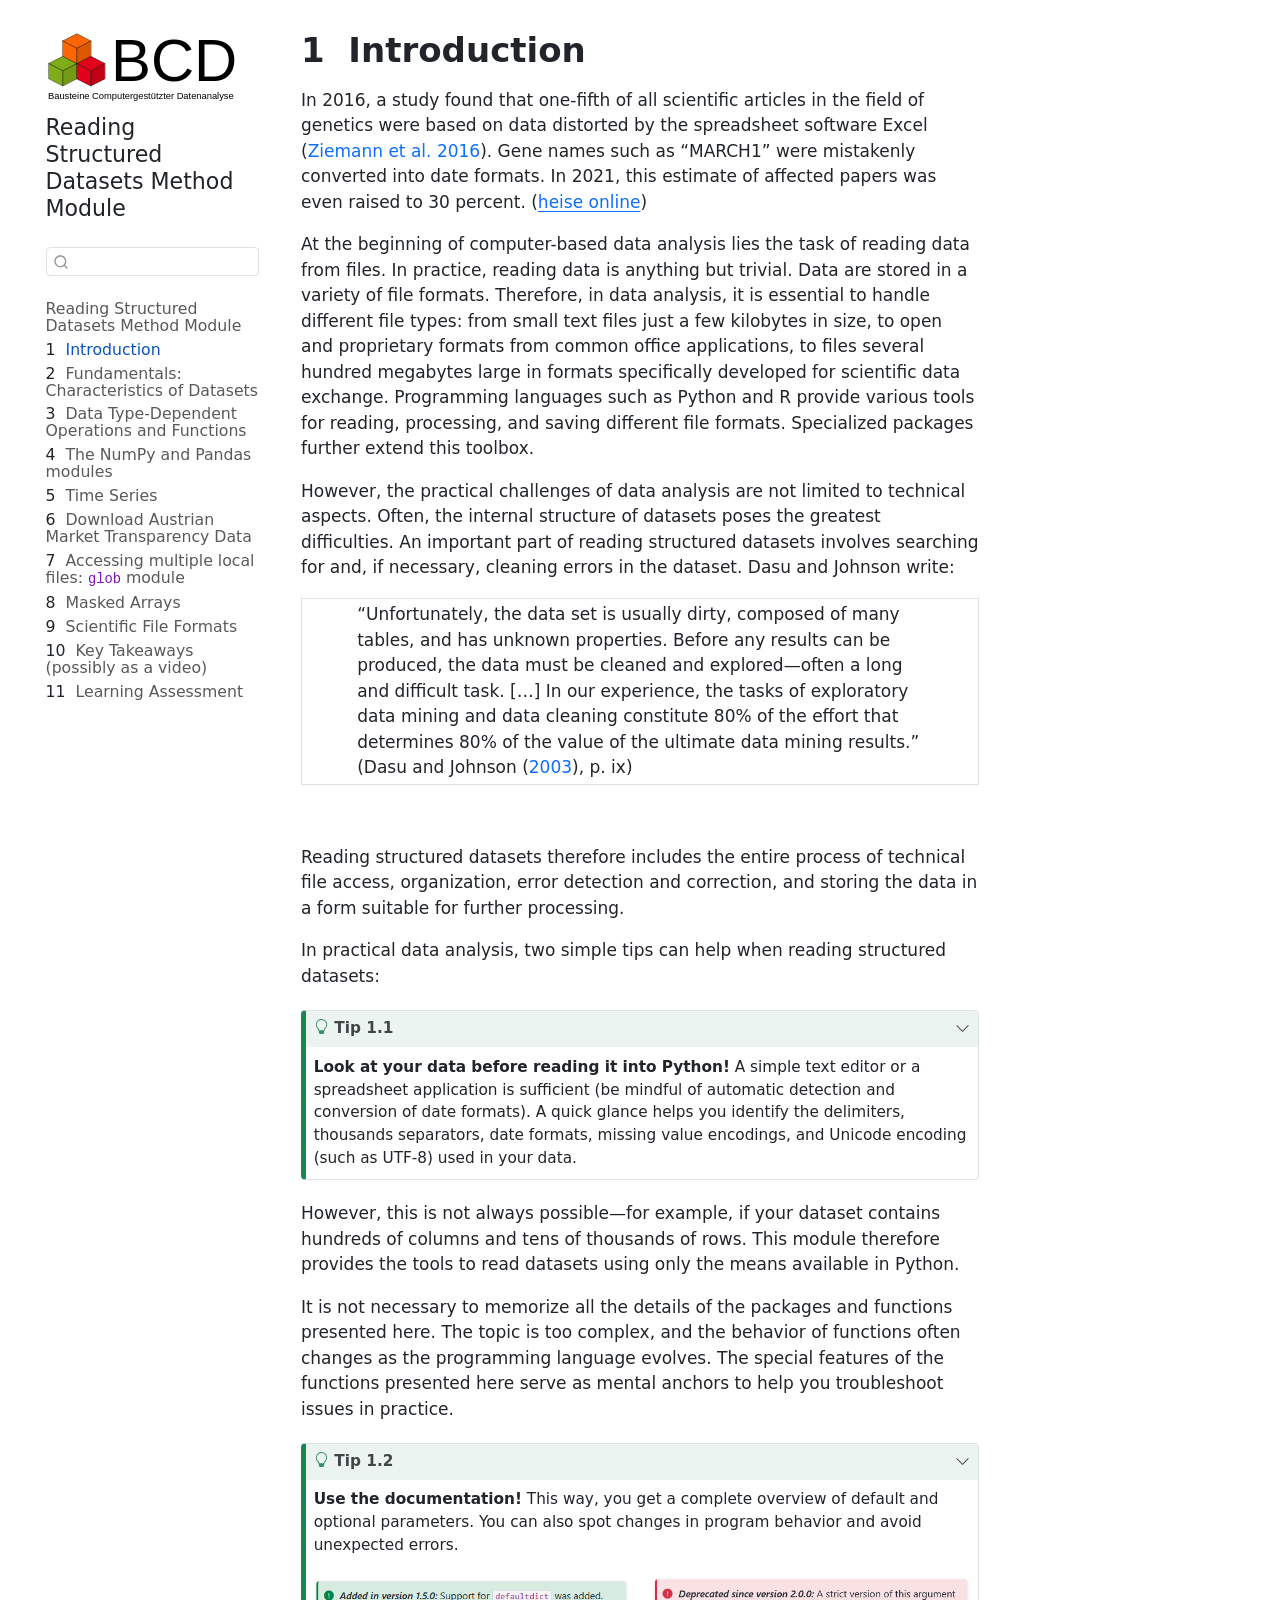
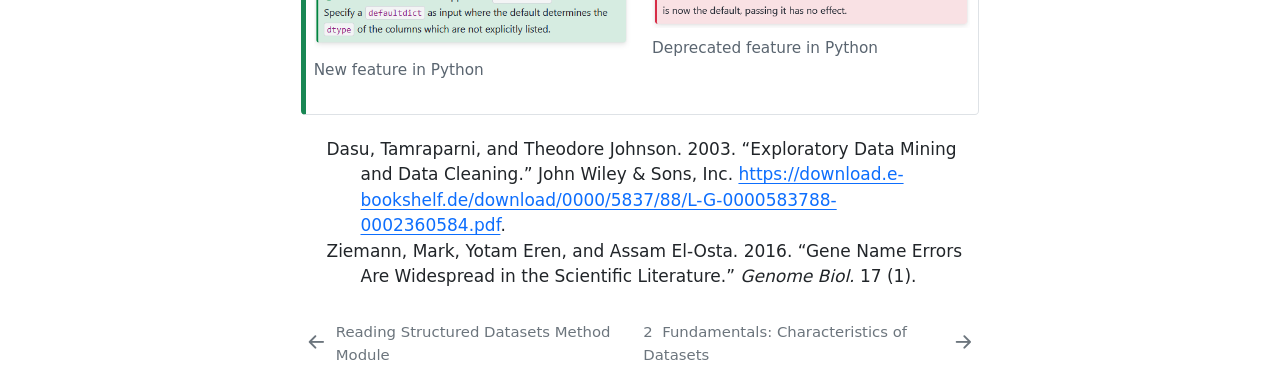
<file: output/book/skript/einleitung.html>
<!DOCTYPE html>
<html xmlns="http://www.w3.org/1999/xhtml" lang="en" xml:lang="en"><head>

<meta charset="utf-8">
<meta name="generator" content="quarto-1.10.18">

<meta name="viewport" content="width=device-width, initial-scale=1.0, user-scalable=yes">


<title>1&nbsp; Introduction – Bausteine Computergestützter Datenanalyse</title>
<style>
/* Default styles provided by pandoc.
** See https://pandoc.org/MANUAL.html#variables-for-html for config info.
*/
span.smallcaps{font-variant: small-caps;}
div.columns{display: flex; gap: 1.5em;}
div.column{flex: auto;}
@media screen {
div.columns{gap: min(4vw, 1.5em);}
div.column{overflow-x: auto;}
}
div.hanging-indent{margin-left: 1.5em; text-indent: -1.5em;}
ul.task-list{list-style: none;}
ul.task-list li input[type="checkbox"] {
  width: 0.8em;
  margin: 0 0.8em 0.2em -1em; /* quarto-specific, see https://github.com/quarto-dev/quarto-cli/issues/4556 */ 
  vertical-align: middle;
}
/* CSS for citations */
div.csl-bib-body { }
div.csl-entry {
  clear: both;
}
.hanging-indent div.csl-entry {
  margin-left:2em;
  text-indent:-2em;
}
div.csl-left-margin {
  min-width:2em;
  float:left;
}
div.csl-right-inline {
  margin-left:2em;
  padding-left:1em;
}
div.csl-indent {
  margin-left: 2em;
}</style>


<script src="../site_libs/quarto-nav/quarto-nav.js"></script>
<script src="../site_libs/quarto-nav/headroom.min.js"></script>
<script src="../site_libs/clipboard/clipboard.min.js"></script>
<script src="../site_libs/quarto-search/autocomplete.umd.js"></script>
<script src="../site_libs/quarto-search/fuse.min.js"></script>
<script src="../site_libs/quarto-search/quarto-search.js"></script>
<meta name="quarto:offset" content="../">
<link href="../skript/grundlagen.html" rel="next">
<link href="../index.html" rel="prev">
<script src="../site_libs/quarto-html/quarto.js" type="module"></script>
<script src="../site_libs/quarto-html/tabsets/tabsets.js" type="module"></script>
<script src="../site_libs/quarto-html/popper.min.js"></script>
<script src="../site_libs/quarto-html/tippy.umd.min.js"></script>
<script src="../site_libs/quarto-html/anchor.min.js"></script>
<link href="../site_libs/quarto-html/tippy.css" rel="stylesheet">
<link href="../site_libs/quarto-html/quarto-syntax-highlighting-64a204ab8560d761af7679ceaba22944.css" rel="stylesheet" id="quarto-text-highlighting-styles">
<script src="../site_libs/bootstrap/bootstrap.min.js"></script>
<link href="../site_libs/bootstrap/bootstrap-icons.css" rel="stylesheet">
<link href="../site_libs/bootstrap/bootstrap-41d1ed59529443dc312b46011c211845.min.css" rel="stylesheet" append-hash="true" id="quarto-bootstrap" data-mode="light">
<script id="quarto-search-options" type="application/json">{
  "location": "sidebar",
  "copy-button": false,
  "collapse-after": 3,
  "panel-placement": "start",
  "type": "textbox",
  "limit": 50,
  "keyboard-shortcut": [
    "f",
    "/",
    "s"
  ],
  "show-item-context": false,
  "language": {
    "search-no-results-text": "No results",
    "search-matching-documents-text": "matching documents",
    "search-copy-link-title": "Copy link to search",
    "search-hide-matches-text": "Hide additional matches",
    "search-more-match-text": "more match in this document",
    "search-more-matches-text": "more matches in this document",
    "search-clear-button-title": "Clear",
    "search-text-placeholder": "",
    "search-detached-cancel-button-title": "Cancel",
    "search-submit-button-title": "Submit",
    "search-label": "Search"
  }
}</script>
<link rel="shortcut icon" href="skript/00-bilder/favicon_bcd_new.svg">
<link rel="icon" type="image/x-icon" href="logo.ico">


</head>

<body class="nav-sidebar floating quarto-light">

<div id="quarto-search-results"></div>
  <header id="quarto-header" class="headroom fixed-top">
  <nav class="quarto-secondary-nav">
    <div class="container-fluid d-flex">
      <button type="button" class="quarto-btn-toggle btn" data-bs-toggle="collapse" role="button" data-bs-target=".quarto-sidebar-collapse-item" aria-controls="quarto-sidebar" aria-expanded="false" aria-label="Toggle sidebar navigation" onclick="if (window.quartoToggleHeadroom) { window.quartoToggleHeadroom(); }">
        <i class="bi bi-layout-text-sidebar-reverse"></i>
      </button>
        <nav class="quarto-page-breadcrumbs" aria-label="breadcrumb"><ol class="breadcrumb"><li class="breadcrumb-item"><a href="../skript/einleitung.html"><span class="chapter-number">1</span>&nbsp; <span class="chapter-title">Introduction</span></a></li></ol></nav>
        <a class="flex-grow-1" role="navigation" data-bs-toggle="collapse" data-bs-target=".quarto-sidebar-collapse-item" aria-controls="quarto-sidebar" aria-expanded="false" aria-label="Toggle sidebar navigation" onclick="if (window.quartoToggleHeadroom) { window.quartoToggleHeadroom(); }">      
        </a>
      <button type="button" class="btn quarto-search-button" aria-label="Search" onclick="window.quartoOpenSearch();">
        <i class="bi bi-search"></i>
      </button>
    </div>
  </nav>
</header>
<!-- content -->
<div id="quarto-content" class="quarto-container page-columns page-rows-contents page-layout-article">
<!-- sidebar -->
  <nav id="quarto-sidebar" class="sidebar collapse collapse-horizontal quarto-sidebar-collapse-item sidebar-navigation floating overflow-auto">
    <div class="pt-lg-2 mt-2 text-left sidebar-header sidebar-header-stacked">
      <a href="../index.html" class="sidebar-logo-link">
      <img src="../skript/00-bilder/logo_with_text_new.svg" alt="" class="sidebar-logo light-content py-0 d-lg-inline d-none">
      <img src="../skript/00-bilder/logo_with_text_new.svg" alt="" class="sidebar-logo dark-content py-0 d-lg-inline d-none">
      </a>
    <div class="sidebar-title mb-0 py-0">
      <a href="../">Reading Structured Datasets Method Module</a> 
    </div>
      </div>
        <div class="mt-2 flex-shrink-0 align-items-center">
        <div class="sidebar-search">
        <div id="quarto-search" class="" title="Search"></div>
        </div>
        </div>
    <div class="sidebar-menu-container"> 
    <ul class="list-unstyled mt-1">
        <li class="sidebar-item">
  <div class="sidebar-item-container"> 
  <a href="../index.html" class="sidebar-item-text sidebar-link">
 <span class="menu-text">Reading Structured Datasets Method Module</span></a>
  </div>
</li>
        <li class="sidebar-item">
  <div class="sidebar-item-container"> 
  <a href="../skript/einleitung.html" class="sidebar-item-text sidebar-link active">
 <span class="menu-text"><span class="chapter-number">1</span>&nbsp; <span class="chapter-title">Introduction</span></span></a>
  </div>
</li>
        <li class="sidebar-item">
  <div class="sidebar-item-container"> 
  <a href="../skript/grundlagen.html" class="sidebar-item-text sidebar-link">
 <span class="menu-text"><span class="chapter-number">2</span>&nbsp; <span class="chapter-title">Fundamentals: Characteristics of Datasets</span></span></a>
  </div>
</li>
        <li class="sidebar-item">
  <div class="sidebar-item-container"> 
  <a href="../skript/datentypoperationen.html" class="sidebar-item-text sidebar-link">
 <span class="menu-text"><span class="chapter-number">3</span>&nbsp; <span class="chapter-title">Data Type-Dependent Operations and Functions</span></span></a>
  </div>
</li>
        <li class="sidebar-item">
  <div class="sidebar-item-container"> 
  <a href="../skript/numpy-pandas.html" class="sidebar-item-text sidebar-link">
 <span class="menu-text"><span class="chapter-number">4</span>&nbsp; <span class="chapter-title">The NumPy and Pandas modules</span></span></a>
  </div>
</li>
        <li class="sidebar-item">
  <div class="sidebar-item-container"> 
  <a href="../skript/zeitreihen.html" class="sidebar-item-text sidebar-link">
 <span class="menu-text"><span class="chapter-number">5</span>&nbsp; <span class="chapter-title">Time Series</span></span></a>
  </div>
</li>
        <li class="sidebar-item">
  <div class="sidebar-item-container"> 
  <a href="../skript/marktdaten-oesterreich.html" class="sidebar-item-text sidebar-link">
 <span class="menu-text"><span class="chapter-number">6</span>&nbsp; <span class="chapter-title">Download Austrian Market Transparency Data</span></span></a>
  </div>
</li>
        <li class="sidebar-item">
  <div class="sidebar-item-container"> 
  <a href="../skript/modul-glob.html" class="sidebar-item-text sidebar-link">
 <span class="menu-text"><span class="chapter-number">7</span>&nbsp; <span class="chapter-title">Accessing multiple local files: <code>glob</code> module</span></span></a>
  </div>
</li>
        <li class="sidebar-item">
  <div class="sidebar-item-container"> 
  <a href="../skript/maskierte-arrays.html" class="sidebar-item-text sidebar-link">
 <span class="menu-text"><span class="chapter-number">8</span>&nbsp; <span class="chapter-title">Masked Arrays</span></span></a>
  </div>
</li>
        <li class="sidebar-item">
  <div class="sidebar-item-container"> 
  <a href="../skript/dateiformate.html" class="sidebar-item-text sidebar-link">
 <span class="menu-text"><span class="chapter-number">9</span>&nbsp; <span class="chapter-title">Scientific File Formats</span></span></a>
  </div>
</li>
        <li class="sidebar-item">
  <div class="sidebar-item-container"> 
  <a href="../skript/daswichtigste.html" class="sidebar-item-text sidebar-link">
 <span class="menu-text"><span class="chapter-number">10</span>&nbsp; <span class="chapter-title">Key Takeaways (possibly as a video)</span></span></a>
  </div>
</li>
        <li class="sidebar-item">
  <div class="sidebar-item-container"> 
  <a href="../skript/lernzielkontrolle.html" class="sidebar-item-text sidebar-link">
 <span class="menu-text"><span class="chapter-number">11</span>&nbsp; <span class="chapter-title">Learning Assessment</span></span></a>
  </div>
</li>
    </ul>
    </div>
</nav>
<div id="quarto-sidebar-glass" class="quarto-sidebar-collapse-item" data-bs-toggle="collapse" data-bs-target=".quarto-sidebar-collapse-item"></div>
<!-- margin-sidebar -->
    <div id="quarto-margin-sidebar" class="sidebar margin-sidebar zindex-bottom">
        
    </div>
<!-- main -->
<main class="content" id="quarto-document-content">

<header id="title-block-header" class="quarto-title-block default">
<div class="quarto-title">
<h1 class="title"><span class="chapter-number">1</span>&nbsp; <span class="chapter-title">Introduction</span></h1>
</div>



<div class="quarto-title-meta">

    
  
    
  </div>
  


</header>


<p>In 2016, a study found that one-fifth of all scientific articles in the field of genetics were based on data distorted by the spreadsheet software Excel <span class="citation" data-cites="Ziemann-2016">(<a href="#ref-Ziemann-2016" role="doc-biblioref">Ziemann et al. 2016</a>)</span>. Gene names such as “MARCH1” were mistakenly converted into date formats. In 2021, this estimate of affected papers was even raised to 30 percent. (<a href="https://www.heise.de/news/Excel-wandelt-Genbezeichnungen-in-Datumsangaben-um-Problem-groesser-als-gedacht-6165902.html">heise online</a>)</p>
<p>At the beginning of computer-based data analysis lies the task of reading data from files. In practice, reading data is anything but trivial. Data are stored in a variety of file formats. Therefore, in data analysis, it is essential to handle different file types: from small text files just a few kilobytes in size, to open and proprietary formats from common office applications, to files several hundred megabytes large in formats specifically developed for scientific data exchange. Programming languages such as Python and R provide various tools for reading, processing, and saving different file formats. Specialized packages further extend this toolbox.</p>
<p>However, the practical challenges of data analysis are not limited to technical aspects. Often, the internal structure of datasets poses the greatest difficulties. An important part of reading structured datasets involves searching for and, if necessary, cleaning errors in the dataset. Dasu and Johnson write:</p>
<div class="border quarto-layout-panel" data-layout="[5, 90, 5]">
<div class="quarto-layout-row">
<div class="quarto-layout-cell" style="flex-basis: 5.0%;justify-content: flex-start;">
<p>&nbsp;</p>
</div>
<div class="quarto-layout-cell" style="flex-basis: 90.0%;justify-content: flex-start;">
<p>“Unfortunately, the data set is usually dirty, composed of many tables, and has unknown properties. Before any results can be produced, the data must be cleaned and explored—often a long and difficult task. […] In our experience, the tasks of exploratory data mining and data cleaning constitute 80% of the effort that determines 80% of the value of the ultimate data mining results.” (<span class="citation" data-cites="Dasu-Johnson-2003">Dasu and Johnson (<a href="#ref-Dasu-Johnson-2003" role="doc-biblioref">2003</a>)</span>, p.&nbsp;ix)</p>
</div>
<div class="quarto-layout-cell" style="flex-basis: 5.0%;justify-content: flex-start;">
<p>&nbsp;</p>
</div>
</div>
</div>
<p>&nbsp;</p>
<p>Reading structured datasets therefore includes the entire process of technical file access, organization, error detection and correction, and storing the data in a form suitable for further processing.</p>
<p>In practical data analysis, two simple tips can help when reading structured datasets:</p>
<div id="tip-editor" class="callout callout-style-default callout-tip callout-titled">
<div class="callout-header d-flex align-content-center" data-bs-toggle="collapse" data-bs-target=".callout-1-contents" aria-controls="callout-1" aria-expanded="true" aria-label="Toggle callout">
<div class="callout-icon-container">
<i class="callout-icon"></i>
</div>
<div class="callout-title-container flex-fill">
Tip&nbsp;1.1
</div>
<div class="callout-btn-toggle d-inline-block border-0 py-1 ps-1 pe-0 float-end"><i class="callout-toggle"></i></div>
</div>
<div id="callout-1" class="callout-1-contents callout-collapse collapse show">
<div class="callout-body-container callout-body">
<p><strong>Look at your data before reading it into Python!</strong> A simple text editor or a spreadsheet application is sufficient (be mindful of automatic detection and conversion of date formats). A quick glance helps you identify the delimiters, thousands separators, date formats, missing value encodings, and Unicode encoding (such as UTF-8) used in your data.</p>
</div>
</div>
</div>
<p>However, this is not always possible—for example, if your dataset contains hundreds of columns and tens of thousands of rows. This module therefore provides the tools to read datasets using only the means available in Python.</p>
<p>It is not necessary to memorize all the details of the packages and functions presented here. The topic is too complex, and the behavior of functions often changes as the programming language evolves. The special features of the functions presented here serve as mental anchors to help you troubleshoot issues in practice.</p>
<div id="tip-dokumentation" class="callout callout-style-default callout-tip callout-titled">
<div class="callout-header d-flex align-content-center" data-bs-toggle="collapse" data-bs-target=".callout-2-contents" aria-controls="callout-2" aria-expanded="true" aria-label="Toggle callout">
<div class="callout-icon-container">
<i class="callout-icon"></i>
</div>
<div class="callout-title-container flex-fill">
Tip&nbsp;1.2
</div>
<div class="callout-btn-toggle d-inline-block border-0 py-1 ps-1 pe-0 float-end"><i class="callout-toggle"></i></div>
</div>
<div id="callout-2" class="callout-2-contents callout-collapse collapse show">
<div class="callout-body-container callout-body">
<p><strong>Use the documentation!</strong> This way, you get a complete overview of default and optional parameters. You can also spot changes in program behavior and avoid unexpected errors.</p>
<div class="quarto-layout-panel" data-layout="[1, 1]">
<div class="quarto-layout-row">
<div class="quarto-layout-cell" style="flex-basis: 50.0%;justify-content: flex-start;">
<div class="quarto-figure quarto-figure-center">
<figure class="figure">
<p><img src="00-bilder/added-in-pyhton.png" class="img-fluid figure-img" alt="Hint about a new feature in Python"></p>
<figcaption>New feature in Python</figcaption>
</figure>
</div>
</div>
<div class="quarto-layout-cell" style="flex-basis: 50.0%;justify-content: flex-start;">
<div class="quarto-figure quarto-figure-center">
<figure class="figure">
<p><img src="00-bilder/deprecated-in-python.png" class="img-fluid figure-img" alt="Hint about a deprecated feature in Python"></p>
<figcaption>Deprecated feature in Python</figcaption>
</figure>
</div>
</div>
</div>
</div>
</div>
</div>
</div>


<div id="refs" class="references csl-bib-body hanging-indent" role="list">
<div id="ref-Dasu-Johnson-2003" class="csl-entry" role="listitem">
Dasu, Tamraparni, and Theodore Johnson. 2003. <span>“Exploratory Data Mining and Data Cleaning.”</span> John Wiley &amp; Sons, Inc. <a href="https://download.e-bookshelf.de/download/0000/5837/88/L-G-0000583788-0002360584.pdf">https://download.e-bookshelf.de/download/0000/5837/88/L-G-0000583788-0002360584.pdf</a>.
</div>
<div id="ref-Ziemann-2016" class="csl-entry" role="listitem">
Ziemann, Mark, Yotam Eren, and Assam El-Osta. 2016. <span>“Gene Name Errors Are Widespread in the Scientific Literature.”</span> <em>Genome Biol.</em> 17 (1).
</div>
</div>

</main> <!-- /main -->
<script id="quarto-html-after-body" type="application/javascript">
  window.document.addEventListener("DOMContentLoaded", function (event) {
    const icon = "";
    const anchorJS = new window.AnchorJS();
    anchorJS.options = {
      placement: 'right',
      icon: icon
    };
    anchorJS.add('.anchored');
    const isCodeAnnotation = (el) => {
      for (const clz of el.classList) {
        if (clz.startsWith('code-annotation-')) {                     
          return true;
        }
      }
      return false;
    }
    const onCopySuccess = function(e) {
      // button target
      const button = e.trigger;
      // don't keep focus
      button.blur();
      // flash "checked"
      button.classList.add('code-copy-button-checked');
      var currentTitle = button.getAttribute("title");
      button.setAttribute("title", "Copied!");
      let tooltip;
      if (window.bootstrap) {
        button.setAttribute("data-bs-toggle", "tooltip");
        button.setAttribute("data-bs-placement", "left");
        button.setAttribute("data-bs-title", "Copied!");
        tooltip = new bootstrap.Tooltip(button, 
          { trigger: "manual", 
            customClass: "code-copy-button-tooltip",
            offset: [0, -8]});
        tooltip.show();    
      }
      setTimeout(function() {
        if (tooltip) {
          tooltip.hide();
          button.removeAttribute("data-bs-title");
          button.removeAttribute("data-bs-toggle");
          button.removeAttribute("data-bs-placement");
        }
        button.setAttribute("title", currentTitle);
        button.classList.remove('code-copy-button-checked');
      }, 1000);
      // clear code selection
      e.clearSelection();
    }
    const getTextToCopy = function(trigger) {
      const outerScaffold = trigger.parentElement.cloneNode(true);
      const codeEl = outerScaffold.querySelector('code');
      for (const childEl of codeEl.children) {
        if (isCodeAnnotation(childEl)) {
          childEl.remove();
        }
      }
      return codeEl.innerText;
    }
    const clipboard = new window.ClipboardJS('.code-copy-button:not([data-in-quarto-modal])', {
      text: getTextToCopy
    });
    clipboard.on('success', onCopySuccess);
    if (window.document.getElementById('quarto-embedded-source-code-modal')) {
      const clipboardModal = new window.ClipboardJS('.code-copy-button[data-in-quarto-modal]', {
        text: getTextToCopy,
        container: window.document.getElementById('quarto-embedded-source-code-modal')
      });
      clipboardModal.on('success', onCopySuccess);
    }
      var localhostRegex = new RegExp(/^(?:http|https):\/\/localhost\:?[0-9]*\//);
      var mailtoRegex = new RegExp(/^mailto:/);
        var filterRegex = new RegExp('/' + window.location.host + '/');
      var isInternal = (href) => {
          return filterRegex.test(href) || localhostRegex.test(href) || mailtoRegex.test(href);
      }
      // Inspect non-navigation links and adorn them if external
     var links = window.document.querySelectorAll('a[href]:not(.nav-link):not(.navbar-brand):not(.toc-action):not(.sidebar-link):not(.sidebar-item-toggle):not(.pagination-link):not(.no-external):not([aria-hidden]):not(.dropdown-item):not(.quarto-navigation-tool):not(.about-link)');
      for (var i=0; i<links.length; i++) {
        const link = links[i];
        if (!isInternal(link.href)) {
          // undo the damage that might have been done by quarto-nav.js in the case of
          // links that we want to consider external
          if (link.dataset.originalHref !== undefined) {
            link.href = link.dataset.originalHref;
          }
        }
      }
    function tippyHover(el, contentFn, onTriggerFn, onUntriggerFn) {
      const config = {
        allowHTML: true,
        maxWidth: 500,
        delay: 100,
        arrow: false,
        appendTo: function(el) {
            return el.parentElement;
        },
        interactive: true,
        interactiveBorder: 10,
        theme: 'quarto',
        placement: 'bottom-start',
      };
      if (contentFn) {
        config.content = contentFn;
      }
      if (onTriggerFn) {
        config.onTrigger = onTriggerFn;
      }
      if (onUntriggerFn) {
        config.onUntrigger = onUntriggerFn;
      }
      window.tippy(el, config); 
    }
    const noterefs = window.document.querySelectorAll('a[role="doc-noteref"]');
    for (var i=0; i<noterefs.length; i++) {
      const ref = noterefs[i];
      tippyHover(ref, function() {
        // use id or data attribute instead here
        let href = ref.getAttribute('data-footnote-href') || ref.getAttribute('href');
        try { href = new URL(href).hash; } catch {}
        const id = href.replace(/^#\/?/, "");
        const note = window.document.getElementById(id);
        if (note) {
          return note.innerHTML;
        } else {
          return "";
        }
      });
    }
    const xrefs = window.document.querySelectorAll('a.quarto-xref');
    const processXRef = (id, note) => {
      // Strip column container classes
      const stripColumnClz = (el) => {
        el.classList.remove("page-full", "page-columns");
        if (el.children) {
          for (const child of el.children) {
            stripColumnClz(child);
          }
        }
      }
      stripColumnClz(note)
      if (id === null || id.startsWith('sec-')) {
        // Special case sections, only their first couple elements
        const container = document.createElement("div");
        if (note.children && note.children.length > 2) {
          container.appendChild(note.children[0].cloneNode(true));
          for (let i = 1; i < note.children.length; i++) {
            const child = note.children[i];
            if (child.tagName === "P" && child.innerText === "") {
              continue;
            } else {
              container.appendChild(child.cloneNode(true));
              break;
            }
          }
          if (window.Quarto?.typesetMath) {
            window.Quarto.typesetMath(container);
          }
          return container.innerHTML
        } else {
          if (window.Quarto?.typesetMath) {
            window.Quarto.typesetMath(note);
          }
          return note.innerHTML;
        }
      } else {
        // Remove any anchor links if they are present
        const anchorLink = note.querySelector('a.anchorjs-link');
        if (anchorLink) {
          anchorLink.remove();
        }
        if (window.Quarto?.typesetMath) {
          window.Quarto.typesetMath(note);
        }
        if (note.classList.contains("callout")) {
          return note.outerHTML;
        } else {
          return note.innerHTML;
        }
      }
    }
    for (var i=0; i<xrefs.length; i++) {
      const xref = xrefs[i];
      tippyHover(xref, undefined, function(instance) {
        instance.disable();
        let url = xref.getAttribute('href');
        let hash = undefined; 
        if (url.startsWith('#')) {
          hash = url;
        } else {
          try { hash = new URL(url).hash; } catch {}
        }
        if (hash) {
          const id = hash.replace(/^#\/?/, "");
          const note = window.document.getElementById(id);
          if (note !== null) {
            try {
              const html = processXRef(id, note.cloneNode(true));
              instance.setContent(html);
            } finally {
              instance.enable();
              instance.show();
            }
          } else {
            // See if we can fetch this
            fetch(url.split('#')[0])
            .then(res => res.text())
            .then(html => {
              const parser = new DOMParser();
              const htmlDoc = parser.parseFromString(html, "text/html");
              const note = htmlDoc.getElementById(id);
              if (note !== null) {
                const html = processXRef(id, note);
                instance.setContent(html);
              } 
            }).finally(() => {
              instance.enable();
              instance.show();
            });
          }
        } else {
          // See if we can fetch a full url (with no hash to target)
          // This is a special case and we should probably do some content thinning / targeting
          fetch(url)
          .then(res => res.text())
          .then(html => {
            const parser = new DOMParser();
            const htmlDoc = parser.parseFromString(html, "text/html");
            const note = htmlDoc.querySelector('main.content');
            if (note !== null) {
              // This should only happen for chapter cross references
              // (since there is no id in the URL)
              // remove the first header
              if (note.children.length > 0 && note.children[0].tagName === "HEADER") {
                note.children[0].remove();
              }
              const html = processXRef(null, note);
              instance.setContent(html);
            } 
          }).finally(() => {
            instance.enable();
            instance.show();
          });
        }
      }, function(instance) {
      });
    }
        let selectedAnnoteEl;
        const selectorForAnnotation = ( cell, annotation) => {
          let cellAttr = 'data-code-cell="' + cell + '"';
          let lineAttr = 'data-code-annotation="' +  annotation + '"';
          const selector = 'span[' + cellAttr + '][' + lineAttr + ']';
          return selector;
        }
        const selectCodeLines = (annoteEl) => {
          const doc = window.document;
          const targetCell = annoteEl.getAttribute("data-target-cell");
          const targetAnnotation = annoteEl.getAttribute("data-target-annotation");
          const annoteSpan = window.document.querySelector(selectorForAnnotation(targetCell, targetAnnotation));
          const lines = annoteSpan.getAttribute("data-code-lines").split(",");
          const lineIds = lines.map((line) => {
            return targetCell + "-" + line;
          })
          let top = null;
          let height = null;
          let parent = null;
          if (lineIds.length > 0) {
              //compute the position of the single el (top and bottom and make a div)
              const el = window.document.getElementById(lineIds[0]);
              top = el.offsetTop;
              height = el.offsetHeight;
              parent = el.parentElement.parentElement;
            if (lineIds.length > 1) {
              const lastEl = window.document.getElementById(lineIds[lineIds.length - 1]);
              const bottom = lastEl.offsetTop + lastEl.offsetHeight;
              height = bottom - top;
            }
            if (top !== null && height !== null && parent !== null) {
              // cook up a div (if necessary) and position it 
              let div = window.document.getElementById("code-annotation-line-highlight");
              if (div === null) {
                div = window.document.createElement("div");
                div.setAttribute("id", "code-annotation-line-highlight");
                div.style.position = 'absolute';
                parent.appendChild(div);
              }
              div.style.top = top - 2 + "px";
              div.style.height = height + 4 + "px";
              div.style.left = 0;
              let gutterDiv = window.document.getElementById("code-annotation-line-highlight-gutter");
              if (gutterDiv === null) {
                gutterDiv = window.document.createElement("div");
                gutterDiv.setAttribute("id", "code-annotation-line-highlight-gutter");
                gutterDiv.style.position = 'absolute';
                const codeCell = window.document.getElementById(targetCell);
                const gutter = codeCell.querySelector('.code-annotation-gutter');
                gutter.appendChild(gutterDiv);
              }
              gutterDiv.style.top = top - 2 + "px";
              gutterDiv.style.height = height + 4 + "px";
            }
            selectedAnnoteEl = annoteEl;
          }
        };
        const unselectCodeLines = () => {
          const elementsIds = ["code-annotation-line-highlight", "code-annotation-line-highlight-gutter"];
          elementsIds.forEach((elId) => {
            const div = window.document.getElementById(elId);
            if (div) {
              div.remove();
            }
          });
          selectedAnnoteEl = undefined;
        };
          // Handle positioning of the toggle
      window.addEventListener(
        "resize",
        throttle(() => {
          elRect = undefined;
          if (selectedAnnoteEl) {
            selectCodeLines(selectedAnnoteEl);
          }
        }, 10)
      );
      function throttle(fn, ms) {
      let throttle = false;
      let timer;
        return (...args) => {
          if(!throttle) { // first call gets through
              fn.apply(this, args);
              throttle = true;
          } else { // all the others get throttled
              if(timer) clearTimeout(timer); // cancel #2
              timer = setTimeout(() => {
                fn.apply(this, args);
                timer = throttle = false;
              }, ms);
          }
        };
      }
        // Attach click handler to the DT
        const annoteDls = window.document.querySelectorAll('dt[data-target-cell]');
        for (const annoteDlNode of annoteDls) {
          annoteDlNode.addEventListener('click', (event) => {
            const clickedEl = event.target;
            if (clickedEl !== selectedAnnoteEl) {
              unselectCodeLines();
              const activeEl = window.document.querySelector('dt[data-target-cell].code-annotation-active');
              if (activeEl) {
                activeEl.classList.remove('code-annotation-active');
              }
              selectCodeLines(clickedEl);
              clickedEl.classList.add('code-annotation-active');
            } else {
              // Unselect the line
              unselectCodeLines();
              clickedEl.classList.remove('code-annotation-active');
            }
          });
        }
    const findCites = (el) => {
      const parentEl = el.parentElement;
      if (parentEl) {
        const cites = parentEl.dataset.cites;
        if (cites) {
          return {
            el,
            cites: cites.split(' ')
          };
        } else {
          return findCites(el.parentElement)
        }
      } else {
        return undefined;
      }
    };
    var bibliorefs = window.document.querySelectorAll('a[role="doc-biblioref"]');
    for (var i=0; i<bibliorefs.length; i++) {
      const ref = bibliorefs[i];
      const citeInfo = findCites(ref);
      if (citeInfo) {
        tippyHover(citeInfo.el, function() {
          var popup = window.document.createElement('div');
          citeInfo.cites.forEach(function(cite) {
            var citeDiv = window.document.createElement('div');
            citeDiv.classList.add('hanging-indent');
            citeDiv.classList.add('csl-entry');
            var biblioDiv = window.document.getElementById('ref-' + cite);
            if (biblioDiv) {
              citeDiv.innerHTML = biblioDiv.innerHTML;
            }
            popup.appendChild(citeDiv);
          });
          return popup.innerHTML;
        });
      }
    }
  });
  </script>
<nav class="page-navigation">
  <div class="nav-page nav-page-previous">
      <a href="../index.html" class="pagination-link" aria-label="Reading Structured Datasets Method Module">
        <i class="bi bi-arrow-left-short"></i> <span class="nav-page-text">Reading Structured Datasets Method Module</span>
      </a>          
  </div>
  <div class="nav-page nav-page-next">
      <a href="../skript/grundlagen.html" class="pagination-link" aria-label="Fundamentals: Characteristics of Datasets">
        <span class="nav-page-text"><span class="chapter-number">2</span>&nbsp; <span class="chapter-title">Fundamentals: Characteristics of Datasets</span></span> <i class="bi bi-arrow-right-short"></i>
      </a>
  </div>
</nav>
</div> <!-- /content -->




</body></html>
</file>
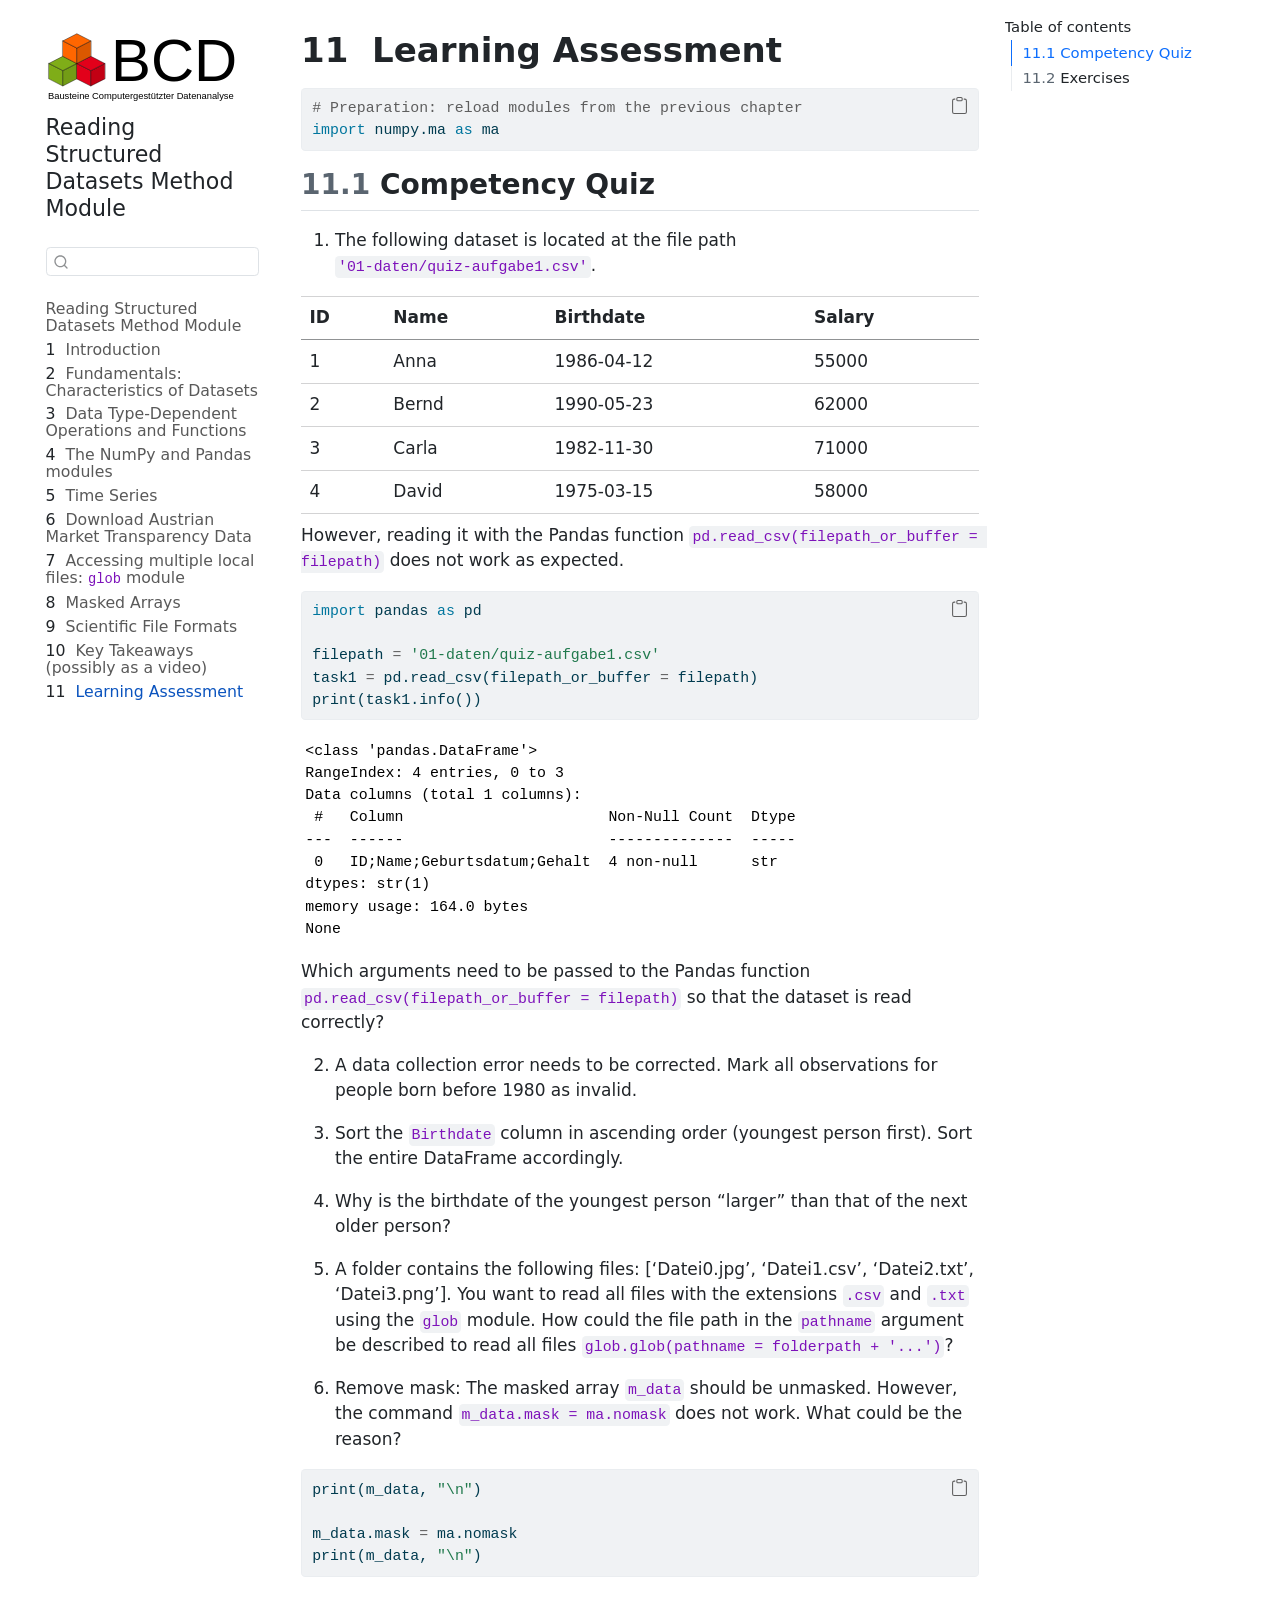
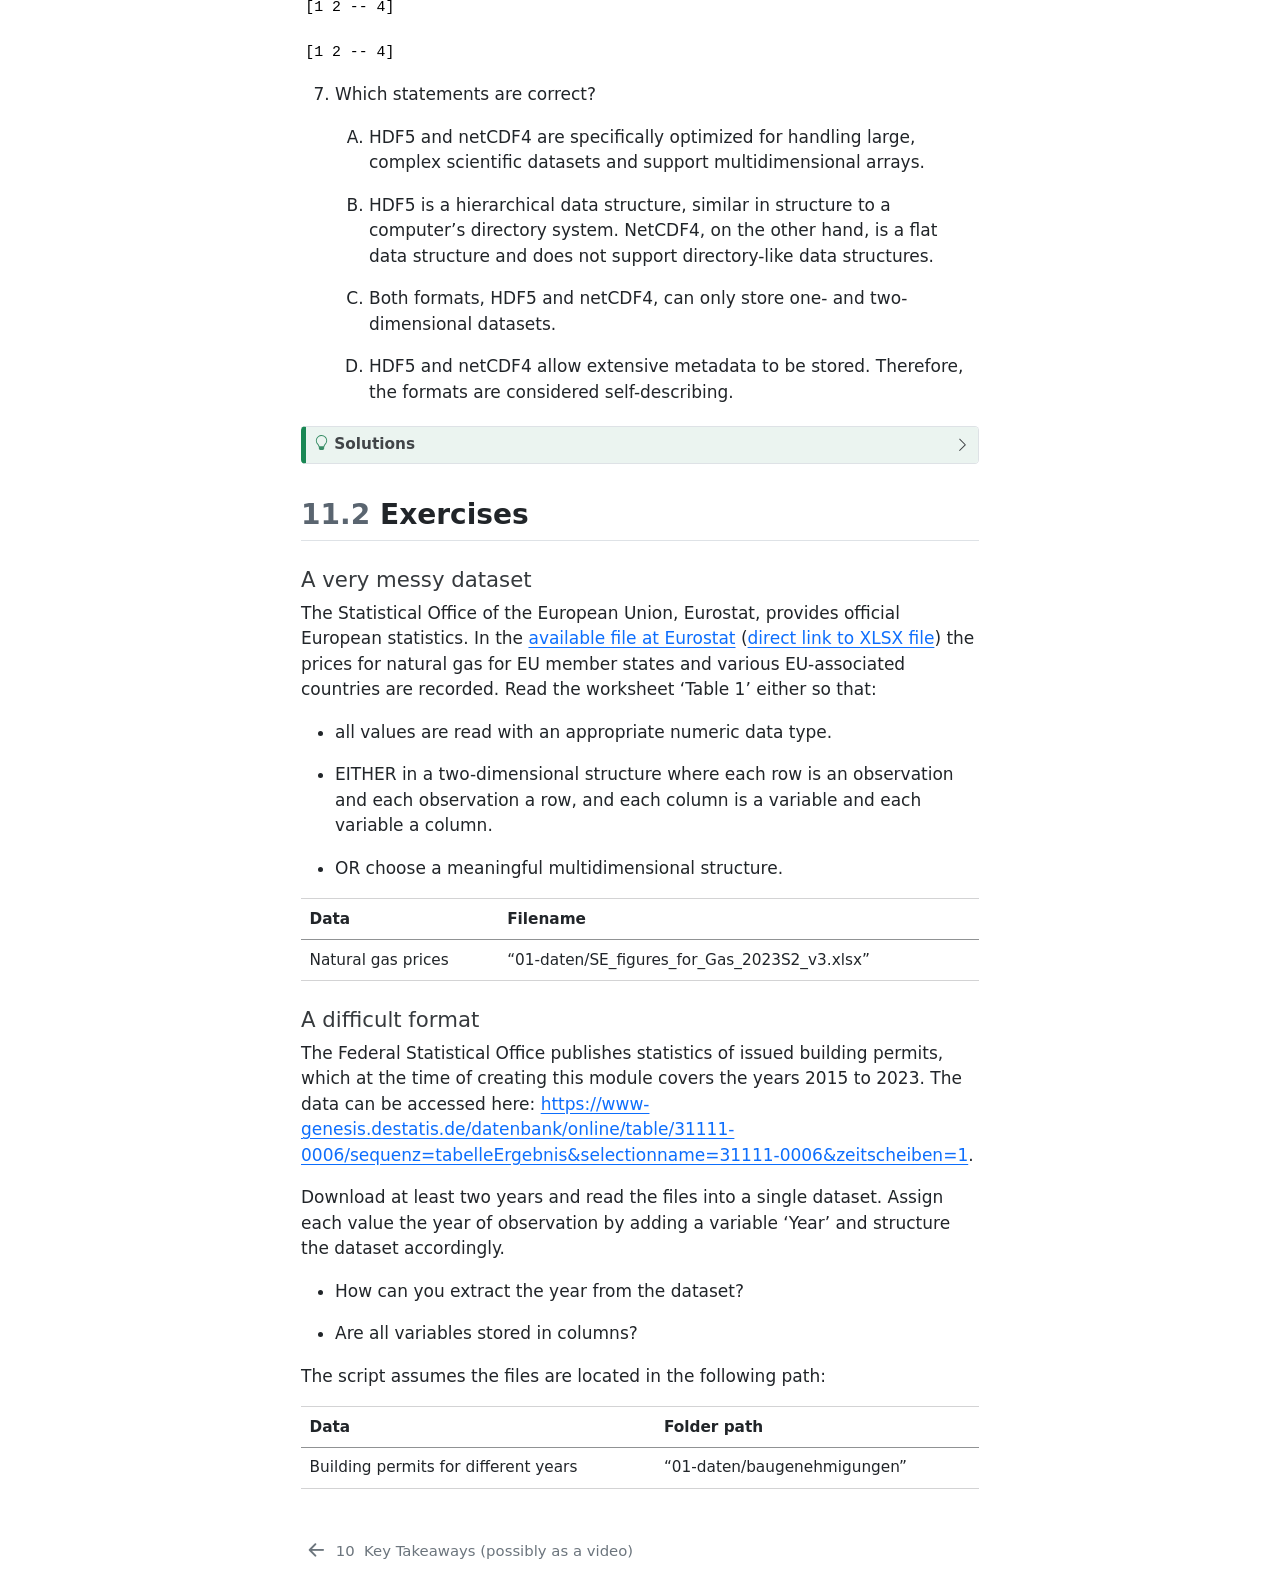
<file: output/book/skript/lernzielkontrolle.html>
<!DOCTYPE html>
<html xmlns="http://www.w3.org/1999/xhtml" lang="en" xml:lang="en"><head>

<meta charset="utf-8">
<meta name="generator" content="quarto-1.10.18">

<meta name="viewport" content="width=device-width, initial-scale=1.0, user-scalable=yes">


<title>11&nbsp; Learning Assessment – Bausteine Computergestützter Datenanalyse</title>
<style>
/* Default styles provided by pandoc.
** See https://pandoc.org/MANUAL.html#variables-for-html for config info.
*/
span.smallcaps{font-variant: small-caps;}
div.columns{display: flex; gap: 1.5em;}
div.column{flex: auto;}
@media screen {
div.columns{gap: min(4vw, 1.5em);}
div.column{overflow-x: auto;}
}
div.hanging-indent{margin-left: 1.5em; text-indent: -1.5em;}
ul.task-list{list-style: none;}
ul.task-list li input[type="checkbox"] {
  width: 0.8em;
  margin: 0 0.8em 0.2em -1em; /* quarto-specific, see https://github.com/quarto-dev/quarto-cli/issues/4556 */ 
  vertical-align: middle;
}
/* CSS for syntax highlighting */
html { -webkit-text-size-adjust: 100%; }
pre > code.sourceCode { white-space: pre; position: relative; }
pre > code.sourceCode > span { display: inline-block; line-height: 1.25; }
pre > code.sourceCode > span:empty { height: 1.2em; }
.sourceCode { overflow: visible; }
code.sourceCode > span { color: inherit; text-decoration: inherit; }
div.sourceCode { margin: 1em 0; }
pre.sourceCode { margin: 0; }
@media screen {
div.sourceCode { overflow: auto; }
}
@media print {
pre > code.sourceCode { white-space: pre-wrap; }
pre > code.sourceCode > span { text-indent: -5em; padding-left: 5em; }
}
pre.numberSource code
  { counter-reset: source-line 0; }
pre.numberSource code > span
  { position: relative; left: -4em; counter-increment: source-line; }
pre.numberSource code > span > a:first-child::before
  { content: counter(source-line);
    position: relative; left: -1em; text-align: right; vertical-align: baseline;
    border: none; display: inline-block;
    -webkit-touch-callout: none; -webkit-user-select: none;
    -khtml-user-select: none; -moz-user-select: none;
    -ms-user-select: none; user-select: none;
    padding: 0 4px; width: 4em;
  }
pre.numberSource { margin-left: 3em;  padding-left: 4px; }
div.sourceCode
  {   }
@media screen {
pre > code.sourceCode > span > a:first-child::before { text-decoration: underline; }
}
</style>


<script src="../site_libs/quarto-nav/quarto-nav.js"></script>
<script src="../site_libs/quarto-nav/headroom.min.js"></script>
<script src="../site_libs/clipboard/clipboard.min.js"></script>
<script src="../site_libs/quarto-search/autocomplete.umd.js"></script>
<script src="../site_libs/quarto-search/fuse.min.js"></script>
<script src="../site_libs/quarto-search/quarto-search.js"></script>
<meta name="quarto:offset" content="../">
<link href="../skript/daswichtigste.html" rel="prev">
<script src="../site_libs/quarto-html/quarto.js" type="module"></script>
<script src="../site_libs/quarto-html/tabsets/tabsets.js" type="module"></script>
<script src="../site_libs/quarto-html/popper.min.js"></script>
<script src="../site_libs/quarto-html/tippy.umd.min.js"></script>
<script src="../site_libs/quarto-html/anchor.min.js"></script>
<link href="../site_libs/quarto-html/tippy.css" rel="stylesheet">
<link href="../site_libs/quarto-html/quarto-syntax-highlighting-64a204ab8560d761af7679ceaba22944.css" rel="stylesheet" id="quarto-text-highlighting-styles">
<script src="../site_libs/bootstrap/bootstrap.min.js"></script>
<link href="../site_libs/bootstrap/bootstrap-icons.css" rel="stylesheet">
<link href="../site_libs/bootstrap/bootstrap-41d1ed59529443dc312b46011c211845.min.css" rel="stylesheet" append-hash="true" id="quarto-bootstrap" data-mode="light">
<script id="quarto-search-options" type="application/json">{
  "location": "sidebar",
  "copy-button": false,
  "collapse-after": 3,
  "panel-placement": "start",
  "type": "textbox",
  "limit": 50,
  "keyboard-shortcut": [
    "f",
    "/",
    "s"
  ],
  "show-item-context": false,
  "language": {
    "search-no-results-text": "No results",
    "search-matching-documents-text": "matching documents",
    "search-copy-link-title": "Copy link to search",
    "search-hide-matches-text": "Hide additional matches",
    "search-more-match-text": "more match in this document",
    "search-more-matches-text": "more matches in this document",
    "search-clear-button-title": "Clear",
    "search-text-placeholder": "",
    "search-detached-cancel-button-title": "Cancel",
    "search-submit-button-title": "Submit",
    "search-label": "Search"
  }
}</script>
<link rel="shortcut icon" href="skript/00-bilder/favicon_bcd_new.svg">
<link rel="icon" type="image/x-icon" href="logo.ico">


</head>

<body class="nav-sidebar floating quarto-light">

<div id="quarto-search-results"></div>
  <header id="quarto-header" class="headroom fixed-top">
  <nav class="quarto-secondary-nav">
    <div class="container-fluid d-flex">
      <button type="button" class="quarto-btn-toggle btn" data-bs-toggle="collapse" role="button" data-bs-target=".quarto-sidebar-collapse-item" aria-controls="quarto-sidebar" aria-expanded="false" aria-label="Toggle sidebar navigation" onclick="if (window.quartoToggleHeadroom) { window.quartoToggleHeadroom(); }">
        <i class="bi bi-layout-text-sidebar-reverse"></i>
      </button>
        <nav class="quarto-page-breadcrumbs" aria-label="breadcrumb"><ol class="breadcrumb"><li class="breadcrumb-item"><a href="../skript/lernzielkontrolle.html"><span class="chapter-number">11</span>&nbsp; <span class="chapter-title">Learning Assessment</span></a></li></ol></nav>
        <a class="flex-grow-1" role="navigation" data-bs-toggle="collapse" data-bs-target=".quarto-sidebar-collapse-item" aria-controls="quarto-sidebar" aria-expanded="false" aria-label="Toggle sidebar navigation" onclick="if (window.quartoToggleHeadroom) { window.quartoToggleHeadroom(); }">      
        </a>
      <button type="button" class="btn quarto-search-button" aria-label="Search" onclick="window.quartoOpenSearch();">
        <i class="bi bi-search"></i>
      </button>
    </div>
  </nav>
</header>
<!-- content -->
<div id="quarto-content" class="quarto-container page-columns page-rows-contents page-layout-article">
<!-- sidebar -->
  <nav id="quarto-sidebar" class="sidebar collapse collapse-horizontal quarto-sidebar-collapse-item sidebar-navigation floating overflow-auto">
    <div class="pt-lg-2 mt-2 text-left sidebar-header sidebar-header-stacked">
      <a href="../index.html" class="sidebar-logo-link">
      <img src="../skript/00-bilder/logo_with_text_new.svg" alt="" class="sidebar-logo light-content py-0 d-lg-inline d-none">
      <img src="../skript/00-bilder/logo_with_text_new.svg" alt="" class="sidebar-logo dark-content py-0 d-lg-inline d-none">
      </a>
    <div class="sidebar-title mb-0 py-0">
      <a href="../">Reading Structured Datasets Method Module</a> 
    </div>
      </div>
        <div class="mt-2 flex-shrink-0 align-items-center">
        <div class="sidebar-search">
        <div id="quarto-search" class="" title="Search"></div>
        </div>
        </div>
    <div class="sidebar-menu-container"> 
    <ul class="list-unstyled mt-1">
        <li class="sidebar-item">
  <div class="sidebar-item-container"> 
  <a href="../index.html" class="sidebar-item-text sidebar-link">
 <span class="menu-text">Reading Structured Datasets Method Module</span></a>
  </div>
</li>
        <li class="sidebar-item">
  <div class="sidebar-item-container"> 
  <a href="../skript/einleitung.html" class="sidebar-item-text sidebar-link">
 <span class="menu-text"><span class="chapter-number">1</span>&nbsp; <span class="chapter-title">Introduction</span></span></a>
  </div>
</li>
        <li class="sidebar-item">
  <div class="sidebar-item-container"> 
  <a href="../skript/grundlagen.html" class="sidebar-item-text sidebar-link">
 <span class="menu-text"><span class="chapter-number">2</span>&nbsp; <span class="chapter-title">Fundamentals: Characteristics of Datasets</span></span></a>
  </div>
</li>
        <li class="sidebar-item">
  <div class="sidebar-item-container"> 
  <a href="../skript/datentypoperationen.html" class="sidebar-item-text sidebar-link">
 <span class="menu-text"><span class="chapter-number">3</span>&nbsp; <span class="chapter-title">Data Type-Dependent Operations and Functions</span></span></a>
  </div>
</li>
        <li class="sidebar-item">
  <div class="sidebar-item-container"> 
  <a href="../skript/numpy-pandas.html" class="sidebar-item-text sidebar-link">
 <span class="menu-text"><span class="chapter-number">4</span>&nbsp; <span class="chapter-title">The NumPy and Pandas modules</span></span></a>
  </div>
</li>
        <li class="sidebar-item">
  <div class="sidebar-item-container"> 
  <a href="../skript/zeitreihen.html" class="sidebar-item-text sidebar-link">
 <span class="menu-text"><span class="chapter-number">5</span>&nbsp; <span class="chapter-title">Time Series</span></span></a>
  </div>
</li>
        <li class="sidebar-item">
  <div class="sidebar-item-container"> 
  <a href="../skript/marktdaten-oesterreich.html" class="sidebar-item-text sidebar-link">
 <span class="menu-text"><span class="chapter-number">6</span>&nbsp; <span class="chapter-title">Download Austrian Market Transparency Data</span></span></a>
  </div>
</li>
        <li class="sidebar-item">
  <div class="sidebar-item-container"> 
  <a href="../skript/modul-glob.html" class="sidebar-item-text sidebar-link">
 <span class="menu-text"><span class="chapter-number">7</span>&nbsp; <span class="chapter-title">Accessing multiple local files: <code>glob</code> module</span></span></a>
  </div>
</li>
        <li class="sidebar-item">
  <div class="sidebar-item-container"> 
  <a href="../skript/maskierte-arrays.html" class="sidebar-item-text sidebar-link">
 <span class="menu-text"><span class="chapter-number">8</span>&nbsp; <span class="chapter-title">Masked Arrays</span></span></a>
  </div>
</li>
        <li class="sidebar-item">
  <div class="sidebar-item-container"> 
  <a href="../skript/dateiformate.html" class="sidebar-item-text sidebar-link">
 <span class="menu-text"><span class="chapter-number">9</span>&nbsp; <span class="chapter-title">Scientific File Formats</span></span></a>
  </div>
</li>
        <li class="sidebar-item">
  <div class="sidebar-item-container"> 
  <a href="../skript/daswichtigste.html" class="sidebar-item-text sidebar-link">
 <span class="menu-text"><span class="chapter-number">10</span>&nbsp; <span class="chapter-title">Key Takeaways (possibly as a video)</span></span></a>
  </div>
</li>
        <li class="sidebar-item">
  <div class="sidebar-item-container"> 
  <a href="../skript/lernzielkontrolle.html" class="sidebar-item-text sidebar-link active">
 <span class="menu-text"><span class="chapter-number">11</span>&nbsp; <span class="chapter-title">Learning Assessment</span></span></a>
  </div>
</li>
    </ul>
    </div>
</nav>
<div id="quarto-sidebar-glass" class="quarto-sidebar-collapse-item" data-bs-toggle="collapse" data-bs-target=".quarto-sidebar-collapse-item"></div>
<!-- margin-sidebar -->
    <div id="quarto-margin-sidebar" class="sidebar margin-sidebar">
        <nav id="TOC" role="doc-toc" class="toc-active">
    <h2 id="toc-title">Table of contents</h2>
   
  <ul>
  <li><a href="#competency-quiz" id="toc-competency-quiz" class="nav-link active" data-scroll-target="#competency-quiz"><span class="header-section-number">11.1</span> Competency Quiz</a></li>
  <li><a href="#exercises" id="toc-exercises" class="nav-link" data-scroll-target="#exercises"><span class="header-section-number">11.2</span> Exercises</a></li>
  </ul>
</nav>
    </div>
<!-- main -->
<main class="content" id="quarto-document-content">

<header id="title-block-header" class="quarto-title-block default">
<div class="quarto-title">
<h1 class="title"><span class="chapter-number">11</span>&nbsp; <span class="chapter-title">Learning Assessment</span></h1>
</div>



<div class="quarto-title-meta">

    
  
    
  </div>
  


</header>


<div id="1ac3ec4b" class="cell" data-execution_count="1">
<div class="code-copy-outer-scaffold"><div class="sourceCode cell-code" id="cb1"><pre class="sourceCode python code-with-copy"><code class="sourceCode python"><span id="cb1-1"><a href="#cb1-1" aria-hidden="true" tabindex="-1"></a><span class="co"># Preparation: reload modules from the previous chapter</span></span>
<span id="cb1-2"><a href="#cb1-2" aria-hidden="true" tabindex="-1"></a><span class="im">import</span> numpy.ma <span class="im">as</span> ma</span></code></pre></div><button title="Copy to Clipboard" class="code-copy-button"><i class="bi"></i></button></div>
</div>
<section id="competency-quiz" class="level2" data-number="11.1">
<h2 data-number="11.1" class="anchored" data-anchor-id="competency-quiz"><span class="header-section-number">11.1</span> Competency Quiz</h2>
<ol type="1">
<li>The following dataset is located at the file path <code>'01-daten/quiz-aufgabe1.csv'</code>.</li>
</ol>
<table class="table">
<thead>
<tr class="header">
<th>ID</th>
<th>Name</th>
<th>Birthdate</th>
<th>Salary</th>
</tr>
</thead>
<tbody>
<tr class="odd">
<td>1</td>
<td>Anna</td>
<td>1986-04-12</td>
<td>55000</td>
</tr>
<tr class="even">
<td>2</td>
<td>Bernd</td>
<td>1990-05-23</td>
<td>62000</td>
</tr>
<tr class="odd">
<td>3</td>
<td>Carla</td>
<td>1982-11-30</td>
<td>71000</td>
</tr>
<tr class="even">
<td>4</td>
<td>David</td>
<td>1975-03-15</td>
<td>58000</td>
</tr>
</tbody>
</table>
<p>However, reading it with the Pandas function <code>pd.read_csv(filepath_or_buffer = filepath)</code> does not work as expected.</p>
<div id="65b7f3fe" class="cell" data-execution_count="2">
<div class="code-copy-outer-scaffold"><div class="sourceCode cell-code" id="cb2"><pre class="sourceCode python code-with-copy"><code class="sourceCode python"><span id="cb2-1"><a href="#cb2-1" aria-hidden="true" tabindex="-1"></a><span class="im">import</span> pandas <span class="im">as</span> pd</span>
<span id="cb2-2"><a href="#cb2-2" aria-hidden="true" tabindex="-1"></a></span>
<span id="cb2-3"><a href="#cb2-3" aria-hidden="true" tabindex="-1"></a>filepath <span class="op">=</span> <span class="st">'01-daten/quiz-aufgabe1.csv'</span></span>
<span id="cb2-4"><a href="#cb2-4" aria-hidden="true" tabindex="-1"></a>task1 <span class="op">=</span> pd.read_csv(filepath_or_buffer <span class="op">=</span> filepath)</span>
<span id="cb2-5"><a href="#cb2-5" aria-hidden="true" tabindex="-1"></a><span class="bu">print</span>(task1.info())</span></code></pre></div><button title="Copy to Clipboard" class="code-copy-button"><i class="bi"></i></button></div>
<div class="cell-output cell-output-stdout">
<pre><code>&lt;class 'pandas.DataFrame'&gt;
RangeIndex: 4 entries, 0 to 3
Data columns (total 1 columns):
 #   Column                       Non-Null Count  Dtype
---  ------                       --------------  -----
 0   ID;Name;Geburtsdatum;Gehalt  4 non-null      str  
dtypes: str(1)
memory usage: 164.0 bytes
None</code></pre>
</div>
</div>
<p>Which arguments need to be passed to the Pandas function <code>pd.read_csv(filepath_or_buffer = filepath)</code> so that the dataset is read correctly?</p>
<ol start="2" type="1">
<li><p>A data collection error needs to be corrected. Mark all observations for people born before 1980 as invalid.</p></li>
<li><p>Sort the <code>Birthdate</code> column in ascending order (youngest person first). Sort the entire DataFrame accordingly.</p></li>
<li><p>Why is the birthdate of the youngest person “larger” than that of the next older person?</p></li>
<li><p>A folder contains the following files: [‘Datei0.jpg’, ‘Datei1.csv’, ‘Datei2.txt’, ‘Datei3.png’]. You want to read all files with the extensions <code>.csv</code> and <code>.txt</code> using the <code>glob</code> module. How could the file path in the <code>pathname</code> argument be described to read all files <code>glob.glob(pathname = folderpath + '...')</code>?</p></li>
<li><p>Remove mask: The masked array <code>m_data</code> should be unmasked. However, the command <code>m_data.mask = ma.nomask</code> does not work. What could be the reason?</p></li>
</ol>
<div id="639602f6" class="cell" data-execution_count="4">
<div class="code-copy-outer-scaffold"><div class="sourceCode cell-code" id="cb4"><pre class="sourceCode python code-with-copy"><code class="sourceCode python"><span id="cb4-1"><a href="#cb4-1" aria-hidden="true" tabindex="-1"></a><span class="bu">print</span>(m_data, <span class="st">"</span><span class="ch">\n</span><span class="st">"</span>)</span>
<span id="cb4-2"><a href="#cb4-2" aria-hidden="true" tabindex="-1"></a></span>
<span id="cb4-3"><a href="#cb4-3" aria-hidden="true" tabindex="-1"></a>m_data.mask <span class="op">=</span> ma.nomask</span>
<span id="cb4-4"><a href="#cb4-4" aria-hidden="true" tabindex="-1"></a><span class="bu">print</span>(m_data, <span class="st">"</span><span class="ch">\n</span><span class="st">"</span>)</span></code></pre></div><button title="Copy to Clipboard" class="code-copy-button"><i class="bi"></i></button></div>
<div class="cell-output cell-output-stdout">
<pre><code>[1 2 -- 4] 

[1 2 -- 4] 
</code></pre>
</div>
</div>
<ol start="7" type="1">
<li><p>Which statements are correct?</p>
<ol type="A">
<li><p>HDF5 and netCDF4 are specifically optimized for handling large, complex scientific datasets and support multidimensional arrays.</p></li>
<li><p>HDF5 is a hierarchical data structure, similar in structure to a computer’s directory system. NetCDF4, on the other hand, is a flat data structure and does not support directory-like data structures.</p></li>
<li><p>Both formats, HDF5 and netCDF4, can only store one- and two-dimensional datasets.</p></li>
<li><p>HDF5 and netCDF4 allow extensive metadata to be stored. Therefore, the formats are considered self-describing.</p></li>
</ol></li>
</ol>
<div class="callout callout-style-default callout-tip callout-titled">
<div class="callout-header d-flex align-content-center collapsed" data-bs-toggle="collapse" data-bs-target=".callout-1-contents" aria-controls="callout-1" aria-expanded="false" aria-label="Toggle callout">
<div class="callout-icon-container">
<i class="callout-icon"></i>
</div>
<div class="callout-title-container flex-fill">
<span class="screen-reader-only">Tip</span>Solutions
</div>
<div class="callout-btn-toggle d-inline-block border-0 py-1 ps-1 pe-0 float-end"><i class="callout-toggle"></i></div>
</div>
<div id="callout-1" class="callout-1-contents callout-collapse collapse">
<div class="callout-body-container callout-body">
<p>Task 1: pd.read_csv()</p>
<div id="2de06e66" class="cell" data-execution_count="5">
<div class="code-copy-outer-scaffold"><div class="sourceCode cell-code" id="cb6"><pre class="sourceCode python code-with-copy"><code class="sourceCode python"><span id="cb6-1"><a href="#cb6-1" aria-hidden="true" tabindex="-1"></a>filepath <span class="op">=</span> <span class="st">'01-daten/quiz-aufgabe1.csv'</span></span>
<span id="cb6-2"><a href="#cb6-2" aria-hidden="true" tabindex="-1"></a>task1 <span class="op">=</span> pd.read_csv(filepath_or_buffer <span class="op">=</span> filepath, sep <span class="op">=</span> <span class="st">';'</span>, parse_dates <span class="op">=</span> [<span class="st">'Geburtsdatum'</span>], dtype <span class="op">=</span> {<span class="st">'Name'</span>: <span class="st">'string'</span>})</span>
<span id="cb6-3"><a href="#cb6-3" aria-hidden="true" tabindex="-1"></a><span class="bu">print</span>(task1.info())</span></code></pre></div><button title="Copy to Clipboard" class="code-copy-button"><i class="bi"></i></button></div>
<div class="cell-output cell-output-stdout">
<pre><code>&lt;class 'pandas.DataFrame'&gt;
RangeIndex: 4 entries, 0 to 3
Data columns (total 4 columns):
 #   Column        Non-Null Count  Dtype         
---  ------        --------------  -----         
 0   ID            4 non-null      int64         
 1   Name          4 non-null      string        
 2   Geburtsdatum  4 non-null      datetime64[us]
 3   Gehalt        4 non-null      int64         
dtypes: datetime64[us](1), int64(2), string(1)
memory usage: 260.0 bytes
None</code></pre>
</div>
</div>
<p>Task 2: Mark observations as invalid</p>
<div id="e95fcd75" class="cell" data-execution_count="6">
<div class="code-copy-outer-scaffold"><div class="sourceCode cell-code" id="cb8"><pre class="sourceCode python code-with-copy"><code class="sourceCode python"><span id="cb8-1"><a href="#cb8-1" aria-hidden="true" tabindex="-1"></a>condition <span class="op">=</span> task1[<span class="st">'Geburtsdatum'</span>].dt.year <span class="op">&lt;</span> <span class="dv">1980</span></span>
<span id="cb8-2"><a href="#cb8-2" aria-hidden="true" tabindex="-1"></a><span class="bu">print</span>(condition, <span class="st">"</span><span class="ch">\n</span><span class="st">"</span>)</span>
<span id="cb8-3"><a href="#cb8-3" aria-hidden="true" tabindex="-1"></a></span>
<span id="cb8-4"><a href="#cb8-4" aria-hidden="true" tabindex="-1"></a><span class="co"># pd.NA for strings and integers</span></span>
<span id="cb8-5"><a href="#cb8-5" aria-hidden="true" tabindex="-1"></a><span class="co">## NumPy data type int64 will convert the column type of Salary</span></span>
<span id="cb8-6"><a href="#cb8-6" aria-hidden="true" tabindex="-1"></a>task2 <span class="op">=</span> task1.copy()</span>
<span id="cb8-7"><a href="#cb8-7" aria-hidden="true" tabindex="-1"></a>task2.loc[condition, :] <span class="op">=</span> pd.NA</span>
<span id="cb8-8"><a href="#cb8-8" aria-hidden="true" tabindex="-1"></a><span class="bu">print</span>(<span class="st">"NumPy data type int64 converts the column type of Salary"</span>)</span>
<span id="cb8-9"><a href="#cb8-9" aria-hidden="true" tabindex="-1"></a><span class="bu">print</span>(task2, <span class="st">"</span><span class="ch">\n</span><span class="st">"</span>)</span>
<span id="cb8-10"><a href="#cb8-10" aria-hidden="true" tabindex="-1"></a><span class="co"># 3  NaN   &lt;NA&gt;          NaT      NaN</span></span>
<span id="cb8-11"><a href="#cb8-11" aria-hidden="true" tabindex="-1"></a></span>
<span id="cb8-12"><a href="#cb8-12" aria-hidden="true" tabindex="-1"></a><span class="co">## Pandas data type Int64 supports missing values for integers</span></span>
<span id="cb8-13"><a href="#cb8-13" aria-hidden="true" tabindex="-1"></a>task2 <span class="op">=</span> task1.copy()</span>
<span id="cb8-14"><a href="#cb8-14" aria-hidden="true" tabindex="-1"></a>task2[<span class="st">'Gehalt'</span>] <span class="op">=</span> task2[<span class="st">'Gehalt'</span>].astype(<span class="st">'Int64'</span>)</span>
<span id="cb8-15"><a href="#cb8-15" aria-hidden="true" tabindex="-1"></a>task2[<span class="st">'ID'</span>] <span class="op">=</span> task2[<span class="st">'ID'</span>].astype(<span class="st">'Int64'</span>)</span>
<span id="cb8-16"><a href="#cb8-16" aria-hidden="true" tabindex="-1"></a>task2.loc[condition, :] <span class="op">=</span> pd.NA</span>
<span id="cb8-17"><a href="#cb8-17" aria-hidden="true" tabindex="-1"></a><span class="bu">print</span>(<span class="st">"Pandas data type Int64 supports missing values for integers"</span>)</span>
<span id="cb8-18"><a href="#cb8-18" aria-hidden="true" tabindex="-1"></a><span class="bu">print</span>(task2)</span>
<span id="cb8-19"><a href="#cb8-19" aria-hidden="true" tabindex="-1"></a><span class="co"># 3  NaN   &lt;NA&gt;          NaT    &lt;NA&gt;</span></span></code></pre></div><button title="Copy to Clipboard" class="code-copy-button"><i class="bi"></i></button></div>
<div class="cell-output cell-output-stdout">
<pre><code>0    False
1    False
2    False
3     True
Name: Geburtsdatum, dtype: bool 

NumPy data type int64 converts the column type of Salary
    ID   Name Geburtsdatum   Gehalt
0  1.0   Anna   1986-04-12  55000.0
1  2.0  Bernd   1990-05-23  62000.0
2  3.0  Carla   1982-11-30  71000.0
3  NaN   &lt;NA&gt;          NaT      NaN 

Pandas data type Int64 supports missing values for integers
     ID   Name Geburtsdatum  Gehalt
0     1   Anna   1986-04-12   55000
1     2  Bernd   1990-05-23   62000
2     3  Carla   1982-11-30   71000
3  &lt;NA&gt;   &lt;NA&gt;          NaT    &lt;NA&gt;</code></pre>
</div>
</div>
<p>Task 3: Sort datetime in ascending order</p>
<div id="f3ef68c6" class="cell" data-execution_count="7">
<div class="code-copy-outer-scaffold"><div class="sourceCode cell-code" id="cb10"><pre class="sourceCode python code-with-copy"><code class="sourceCode python"><span id="cb10-1"><a href="#cb10-1" aria-hidden="true" tabindex="-1"></a>task3 <span class="op">=</span> task2.copy()</span>
<span id="cb10-2"><a href="#cb10-2" aria-hidden="true" tabindex="-1"></a><span class="bu">print</span>(task3[<span class="st">'Geburtsdatum'</span>].sort_values(ascending <span class="op">=</span> <span class="va">False</span>), <span class="st">"</span><span class="ch">\n</span><span class="st">"</span>)</span>
<span id="cb10-3"><a href="#cb10-3" aria-hidden="true" tabindex="-1"></a></span>
<span id="cb10-4"><a href="#cb10-4" aria-hidden="true" tabindex="-1"></a><span class="co"># Sort the DataFrame</span></span>
<span id="cb10-5"><a href="#cb10-5" aria-hidden="true" tabindex="-1"></a>task3.sort_values(by <span class="op">=</span> <span class="st">'Geburtsdatum'</span>, ascending <span class="op">=</span> <span class="va">False</span>, inplace <span class="op">=</span> <span class="va">True</span>)</span>
<span id="cb10-6"><a href="#cb10-6" aria-hidden="true" tabindex="-1"></a><span class="bu">print</span>(task3, <span class="st">"</span><span class="ch">\n</span><span class="st">"</span>)</span></code></pre></div><button title="Copy to Clipboard" class="code-copy-button"><i class="bi"></i></button></div>
<div class="cell-output cell-output-stdout">
<pre><code>1   1990-05-23
0   1986-04-12
2   1982-11-30
3          NaT
Name: Geburtsdatum, dtype: datetime64[us] 

     ID   Name Geburtsdatum  Gehalt
1     2  Bernd   1990-05-23   62000
0     1   Anna   1986-04-12   55000
2     3  Carla   1982-11-30   71000
3  &lt;NA&gt;   &lt;NA&gt;          NaT    &lt;NA&gt; 
</code></pre>
</div>
</div>
<p>Task 4: Which date is larger and why?</p>
<p>Python counts time from the so-called epoch <code>pd.to_datetime(0)</code>. Younger people were born further away from the epoch.</p>
<div id="399d854e" class="cell" data-execution_count="8">
<div class="code-copy-outer-scaffold"><div class="sourceCode cell-code" id="cb12"><pre class="sourceCode python code-with-copy"><code class="sourceCode python"><span id="cb12-1"><a href="#cb12-1" aria-hidden="true" tabindex="-1"></a>task4 <span class="op">=</span> pd.DataFrame({<span class="st">'Geburtsdatum'</span>: task3[<span class="st">'Geburtsdatum'</span>].sort_values(ascending <span class="op">=</span> <span class="va">False</span>)})</span>
<span id="cb12-2"><a href="#cb12-2" aria-hidden="true" tabindex="-1"></a>task4[<span class="st">'timedelta_from_epoch'</span>] <span class="op">=</span> task4[<span class="st">'Geburtsdatum'</span>] <span class="op">-</span> pd.to_datetime(<span class="dv">0</span>)</span>
<span id="cb12-3"><a href="#cb12-3" aria-hidden="true" tabindex="-1"></a></span>
<span id="cb12-4"><a href="#cb12-4" aria-hidden="true" tabindex="-1"></a><span class="bu">print</span>(task4)</span></code></pre></div><button title="Copy to Clipboard" class="code-copy-button"><i class="bi"></i></button></div>
<div class="cell-output cell-output-stdout">
<pre><code>  Geburtsdatum timedelta_from_epoch
1   1990-05-23            7447 days
0   1986-04-12            5945 days
2   1982-11-30            4716 days
3          NaT                  NaT</code></pre>
</div>
</div>
<p>Task 5: glob</p>
<p><code>glob.glob(pathname = 'folderpath' + '?????[1-2].*')</code> or<br>
<code>glob.glob(pathname = 'folderpath' + 'Datei[1-2].*')</code> or<br>
<code>glob.glob(pathname = 'folderpath' + '*[1-2].*')</code></p>
<p>Task 6: masked Array</p>
<p>The masked array has a hard mask.</p>
<div id="0471c4c0" class="cell" data-execution_count="9">
<div class="code-copy-outer-scaffold"><div class="sourceCode cell-code" id="cb14"><pre class="sourceCode python code-with-copy"><code class="sourceCode python"><span id="cb14-1"><a href="#cb14-1" aria-hidden="true" tabindex="-1"></a>m_data.soften_mask()</span>
<span id="cb14-2"><a href="#cb14-2" aria-hidden="true" tabindex="-1"></a>m_data.mask <span class="op">=</span> ma.nomask</span>
<span id="cb14-3"><a href="#cb14-3" aria-hidden="true" tabindex="-1"></a><span class="bu">print</span>(m_data, <span class="st">"</span><span class="ch">\n</span><span class="st">"</span>)</span></code></pre></div><button title="Copy to Clipboard" class="code-copy-button"><i class="bi"></i></button></div>
<div class="cell-output cell-output-stdout">
<pre><code>[1 2 3 4] 
</code></pre>
</div>
</div>
<p>Task 7: HDF5 and netCDF4</p>
<p>Correct answers: A) and D)</p>
</div>
</div>
</div>
</section>
<section id="exercises" class="level2" data-number="11.2">
<h2 data-number="11.2" class="anchored" data-anchor-id="exercises"><span class="header-section-number">11.2</span> Exercises</h2>
<section id="a-very-messy-dataset" class="level4">
<h4 class="anchored" data-anchor-id="a-very-messy-dataset">A very messy dataset</h4>
<p>The Statistical Office of the European Union, Eurostat, provides official European statistics. In the <a href="https://ec.europa.eu/eurostat/statistics-explained/index.php?title=Natural_gas_price_statistics#Natural_gas_prices_for_non-household_consumers">available file at Eurostat</a> (<a href="https://ec.europa.eu/eurostat/statistics-explained/images/3/32/SE_figures_for_Gas_2023S2_v3.xlsx">direct link to XLSX file</a>) the prices for natural gas for EU member states and various EU-associated countries are recorded. Read the worksheet ‘Table 1’ either so that:</p>
<ul>
<li><p>all values are read with an appropriate numeric data type.</p></li>
<li><p>EITHER in a two-dimensional structure where each row is an observation and each observation a row, and each column is a variable and each variable a column.</p></li>
<li><p>OR choose a meaningful multidimensional structure.</p></li>
</ul>
<div style="font-size: 90%;">
<table class="table">
<thead>
<tr class="header">
<th>Data</th>
<th>Filename</th>
</tr>
</thead>
<tbody>
<tr class="odd">
<td>Natural gas prices</td>
<td>“01-daten/SE_figures_for_Gas_2023S2_v3.xlsx”</td>
</tr>
</tbody>
</table>
</div>
</section>
<section id="a-difficult-format" class="level4">
<h4 class="anchored" data-anchor-id="a-difficult-format">A difficult format</h4>
<p>The Federal Statistical Office publishes statistics of issued building permits, which at the time of creating this module covers the years 2015 to 2023. The data can be accessed here: <a href="https://www-genesis.destatis.de/datenbank/online/table/31111-0006/sequenz=tabelleErgebnis&amp;selectionname=31111-0006&amp;zeitscheiben=1" class="uri">https://www-genesis.destatis.de/datenbank/online/table/31111-0006/sequenz=tabelleErgebnis&amp;selectionname=31111-0006&amp;zeitscheiben=1</a>.</p>
<p>Download at least two years and read the files into a single dataset. Assign each value the year of observation by adding a variable ‘Year’ and structure the dataset accordingly.</p>
<ul>
<li><p>How can you extract the year from the dataset?</p></li>
<li><p>Are all variables stored in columns?</p></li>
</ul>
<p>The script assumes the files are located in the following path:</p>
<div style="font-size: 90%;">
<table class="table">
<thead>
<tr class="header">
<th>Data</th>
<th>Folder path</th>
</tr>
</thead>
<tbody>
<tr class="odd">
<td>Building permits for different years</td>
<td>“01-daten/baugenehmigungen”</td>
</tr>
</tbody>
</table>
</div>


</section>
</section>

</main> <!-- /main -->
<script id="quarto-html-after-body" type="application/javascript">
  window.document.addEventListener("DOMContentLoaded", function (event) {
    const icon = "";
    const anchorJS = new window.AnchorJS();
    anchorJS.options = {
      placement: 'right',
      icon: icon
    };
    anchorJS.add('.anchored');
    const isCodeAnnotation = (el) => {
      for (const clz of el.classList) {
        if (clz.startsWith('code-annotation-')) {                     
          return true;
        }
      }
      return false;
    }
    const onCopySuccess = function(e) {
      // button target
      const button = e.trigger;
      // don't keep focus
      button.blur();
      // flash "checked"
      button.classList.add('code-copy-button-checked');
      var currentTitle = button.getAttribute("title");
      button.setAttribute("title", "Copied!");
      let tooltip;
      if (window.bootstrap) {
        button.setAttribute("data-bs-toggle", "tooltip");
        button.setAttribute("data-bs-placement", "left");
        button.setAttribute("data-bs-title", "Copied!");
        tooltip = new bootstrap.Tooltip(button, 
          { trigger: "manual", 
            customClass: "code-copy-button-tooltip",
            offset: [0, -8]});
        tooltip.show();    
      }
      setTimeout(function() {
        if (tooltip) {
          tooltip.hide();
          button.removeAttribute("data-bs-title");
          button.removeAttribute("data-bs-toggle");
          button.removeAttribute("data-bs-placement");
        }
        button.setAttribute("title", currentTitle);
        button.classList.remove('code-copy-button-checked');
      }, 1000);
      // clear code selection
      e.clearSelection();
    }
    const getTextToCopy = function(trigger) {
      const outerScaffold = trigger.parentElement.cloneNode(true);
      const codeEl = outerScaffold.querySelector('code');
      for (const childEl of codeEl.children) {
        if (isCodeAnnotation(childEl)) {
          childEl.remove();
        }
      }
      return codeEl.innerText;
    }
    const clipboard = new window.ClipboardJS('.code-copy-button:not([data-in-quarto-modal])', {
      text: getTextToCopy
    });
    clipboard.on('success', onCopySuccess);
    if (window.document.getElementById('quarto-embedded-source-code-modal')) {
      const clipboardModal = new window.ClipboardJS('.code-copy-button[data-in-quarto-modal]', {
        text: getTextToCopy,
        container: window.document.getElementById('quarto-embedded-source-code-modal')
      });
      clipboardModal.on('success', onCopySuccess);
    }
      var localhostRegex = new RegExp(/^(?:http|https):\/\/localhost\:?[0-9]*\//);
      var mailtoRegex = new RegExp(/^mailto:/);
        var filterRegex = new RegExp('/' + window.location.host + '/');
      var isInternal = (href) => {
          return filterRegex.test(href) || localhostRegex.test(href) || mailtoRegex.test(href);
      }
      // Inspect non-navigation links and adorn them if external
     var links = window.document.querySelectorAll('a[href]:not(.nav-link):not(.navbar-brand):not(.toc-action):not(.sidebar-link):not(.sidebar-item-toggle):not(.pagination-link):not(.no-external):not([aria-hidden]):not(.dropdown-item):not(.quarto-navigation-tool):not(.about-link)');
      for (var i=0; i<links.length; i++) {
        const link = links[i];
        if (!isInternal(link.href)) {
          // undo the damage that might have been done by quarto-nav.js in the case of
          // links that we want to consider external
          if (link.dataset.originalHref !== undefined) {
            link.href = link.dataset.originalHref;
          }
        }
      }
    function tippyHover(el, contentFn, onTriggerFn, onUntriggerFn) {
      const config = {
        allowHTML: true,
        maxWidth: 500,
        delay: 100,
        arrow: false,
        appendTo: function(el) {
            return el.parentElement;
        },
        interactive: true,
        interactiveBorder: 10,
        theme: 'quarto',
        placement: 'bottom-start',
      };
      if (contentFn) {
        config.content = contentFn;
      }
      if (onTriggerFn) {
        config.onTrigger = onTriggerFn;
      }
      if (onUntriggerFn) {
        config.onUntrigger = onUntriggerFn;
      }
      window.tippy(el, config); 
    }
    const noterefs = window.document.querySelectorAll('a[role="doc-noteref"]');
    for (var i=0; i<noterefs.length; i++) {
      const ref = noterefs[i];
      tippyHover(ref, function() {
        // use id or data attribute instead here
        let href = ref.getAttribute('data-footnote-href') || ref.getAttribute('href');
        try { href = new URL(href).hash; } catch {}
        const id = href.replace(/^#\/?/, "");
        const note = window.document.getElementById(id);
        if (note) {
          return note.innerHTML;
        } else {
          return "";
        }
      });
    }
    const xrefs = window.document.querySelectorAll('a.quarto-xref');
    const processXRef = (id, note) => {
      // Strip column container classes
      const stripColumnClz = (el) => {
        el.classList.remove("page-full", "page-columns");
        if (el.children) {
          for (const child of el.children) {
            stripColumnClz(child);
          }
        }
      }
      stripColumnClz(note)
      if (id === null || id.startsWith('sec-')) {
        // Special case sections, only their first couple elements
        const container = document.createElement("div");
        if (note.children && note.children.length > 2) {
          container.appendChild(note.children[0].cloneNode(true));
          for (let i = 1; i < note.children.length; i++) {
            const child = note.children[i];
            if (child.tagName === "P" && child.innerText === "") {
              continue;
            } else {
              container.appendChild(child.cloneNode(true));
              break;
            }
          }
          if (window.Quarto?.typesetMath) {
            window.Quarto.typesetMath(container);
          }
          return container.innerHTML
        } else {
          if (window.Quarto?.typesetMath) {
            window.Quarto.typesetMath(note);
          }
          return note.innerHTML;
        }
      } else {
        // Remove any anchor links if they are present
        const anchorLink = note.querySelector('a.anchorjs-link');
        if (anchorLink) {
          anchorLink.remove();
        }
        if (window.Quarto?.typesetMath) {
          window.Quarto.typesetMath(note);
        }
        if (note.classList.contains("callout")) {
          return note.outerHTML;
        } else {
          return note.innerHTML;
        }
      }
    }
    for (var i=0; i<xrefs.length; i++) {
      const xref = xrefs[i];
      tippyHover(xref, undefined, function(instance) {
        instance.disable();
        let url = xref.getAttribute('href');
        let hash = undefined; 
        if (url.startsWith('#')) {
          hash = url;
        } else {
          try { hash = new URL(url).hash; } catch {}
        }
        if (hash) {
          const id = hash.replace(/^#\/?/, "");
          const note = window.document.getElementById(id);
          if (note !== null) {
            try {
              const html = processXRef(id, note.cloneNode(true));
              instance.setContent(html);
            } finally {
              instance.enable();
              instance.show();
            }
          } else {
            // See if we can fetch this
            fetch(url.split('#')[0])
            .then(res => res.text())
            .then(html => {
              const parser = new DOMParser();
              const htmlDoc = parser.parseFromString(html, "text/html");
              const note = htmlDoc.getElementById(id);
              if (note !== null) {
                const html = processXRef(id, note);
                instance.setContent(html);
              } 
            }).finally(() => {
              instance.enable();
              instance.show();
            });
          }
        } else {
          // See if we can fetch a full url (with no hash to target)
          // This is a special case and we should probably do some content thinning / targeting
          fetch(url)
          .then(res => res.text())
          .then(html => {
            const parser = new DOMParser();
            const htmlDoc = parser.parseFromString(html, "text/html");
            const note = htmlDoc.querySelector('main.content');
            if (note !== null) {
              // This should only happen for chapter cross references
              // (since there is no id in the URL)
              // remove the first header
              if (note.children.length > 0 && note.children[0].tagName === "HEADER") {
                note.children[0].remove();
              }
              const html = processXRef(null, note);
              instance.setContent(html);
            } 
          }).finally(() => {
            instance.enable();
            instance.show();
          });
        }
      }, function(instance) {
      });
    }
        let selectedAnnoteEl;
        const selectorForAnnotation = ( cell, annotation) => {
          let cellAttr = 'data-code-cell="' + cell + '"';
          let lineAttr = 'data-code-annotation="' +  annotation + '"';
          const selector = 'span[' + cellAttr + '][' + lineAttr + ']';
          return selector;
        }
        const selectCodeLines = (annoteEl) => {
          const doc = window.document;
          const targetCell = annoteEl.getAttribute("data-target-cell");
          const targetAnnotation = annoteEl.getAttribute("data-target-annotation");
          const annoteSpan = window.document.querySelector(selectorForAnnotation(targetCell, targetAnnotation));
          const lines = annoteSpan.getAttribute("data-code-lines").split(",");
          const lineIds = lines.map((line) => {
            return targetCell + "-" + line;
          })
          let top = null;
          let height = null;
          let parent = null;
          if (lineIds.length > 0) {
              //compute the position of the single el (top and bottom and make a div)
              const el = window.document.getElementById(lineIds[0]);
              top = el.offsetTop;
              height = el.offsetHeight;
              parent = el.parentElement.parentElement;
            if (lineIds.length > 1) {
              const lastEl = window.document.getElementById(lineIds[lineIds.length - 1]);
              const bottom = lastEl.offsetTop + lastEl.offsetHeight;
              height = bottom - top;
            }
            if (top !== null && height !== null && parent !== null) {
              // cook up a div (if necessary) and position it 
              let div = window.document.getElementById("code-annotation-line-highlight");
              if (div === null) {
                div = window.document.createElement("div");
                div.setAttribute("id", "code-annotation-line-highlight");
                div.style.position = 'absolute';
                parent.appendChild(div);
              }
              div.style.top = top - 2 + "px";
              div.style.height = height + 4 + "px";
              div.style.left = 0;
              let gutterDiv = window.document.getElementById("code-annotation-line-highlight-gutter");
              if (gutterDiv === null) {
                gutterDiv = window.document.createElement("div");
                gutterDiv.setAttribute("id", "code-annotation-line-highlight-gutter");
                gutterDiv.style.position = 'absolute';
                const codeCell = window.document.getElementById(targetCell);
                const gutter = codeCell.querySelector('.code-annotation-gutter');
                gutter.appendChild(gutterDiv);
              }
              gutterDiv.style.top = top - 2 + "px";
              gutterDiv.style.height = height + 4 + "px";
            }
            selectedAnnoteEl = annoteEl;
          }
        };
        const unselectCodeLines = () => {
          const elementsIds = ["code-annotation-line-highlight", "code-annotation-line-highlight-gutter"];
          elementsIds.forEach((elId) => {
            const div = window.document.getElementById(elId);
            if (div) {
              div.remove();
            }
          });
          selectedAnnoteEl = undefined;
        };
          // Handle positioning of the toggle
      window.addEventListener(
        "resize",
        throttle(() => {
          elRect = undefined;
          if (selectedAnnoteEl) {
            selectCodeLines(selectedAnnoteEl);
          }
        }, 10)
      );
      function throttle(fn, ms) {
      let throttle = false;
      let timer;
        return (...args) => {
          if(!throttle) { // first call gets through
              fn.apply(this, args);
              throttle = true;
          } else { // all the others get throttled
              if(timer) clearTimeout(timer); // cancel #2
              timer = setTimeout(() => {
                fn.apply(this, args);
                timer = throttle = false;
              }, ms);
          }
        };
      }
        // Attach click handler to the DT
        const annoteDls = window.document.querySelectorAll('dt[data-target-cell]');
        for (const annoteDlNode of annoteDls) {
          annoteDlNode.addEventListener('click', (event) => {
            const clickedEl = event.target;
            if (clickedEl !== selectedAnnoteEl) {
              unselectCodeLines();
              const activeEl = window.document.querySelector('dt[data-target-cell].code-annotation-active');
              if (activeEl) {
                activeEl.classList.remove('code-annotation-active');
              }
              selectCodeLines(clickedEl);
              clickedEl.classList.add('code-annotation-active');
            } else {
              // Unselect the line
              unselectCodeLines();
              clickedEl.classList.remove('code-annotation-active');
            }
          });
        }
    const findCites = (el) => {
      const parentEl = el.parentElement;
      if (parentEl) {
        const cites = parentEl.dataset.cites;
        if (cites) {
          return {
            el,
            cites: cites.split(' ')
          };
        } else {
          return findCites(el.parentElement)
        }
      } else {
        return undefined;
      }
    };
    var bibliorefs = window.document.querySelectorAll('a[role="doc-biblioref"]');
    for (var i=0; i<bibliorefs.length; i++) {
      const ref = bibliorefs[i];
      const citeInfo = findCites(ref);
      if (citeInfo) {
        tippyHover(citeInfo.el, function() {
          var popup = window.document.createElement('div');
          citeInfo.cites.forEach(function(cite) {
            var citeDiv = window.document.createElement('div');
            citeDiv.classList.add('hanging-indent');
            citeDiv.classList.add('csl-entry');
            var biblioDiv = window.document.getElementById('ref-' + cite);
            if (biblioDiv) {
              citeDiv.innerHTML = biblioDiv.innerHTML;
            }
            popup.appendChild(citeDiv);
          });
          return popup.innerHTML;
        });
      }
    }
  });
  </script>
<nav class="page-navigation">
  <div class="nav-page nav-page-previous">
      <a href="../skript/daswichtigste.html" class="pagination-link" aria-label="Key Takeaways (possibly as a video)">
        <i class="bi bi-arrow-left-short"></i> <span class="nav-page-text"><span class="chapter-number">10</span>&nbsp; <span class="chapter-title">Key Takeaways (possibly as a video)</span></span>
      </a>          
  </div>
  <div class="nav-page nav-page-next">
  </div>
</nav>
</div> <!-- /content -->




</body></html>
</file>
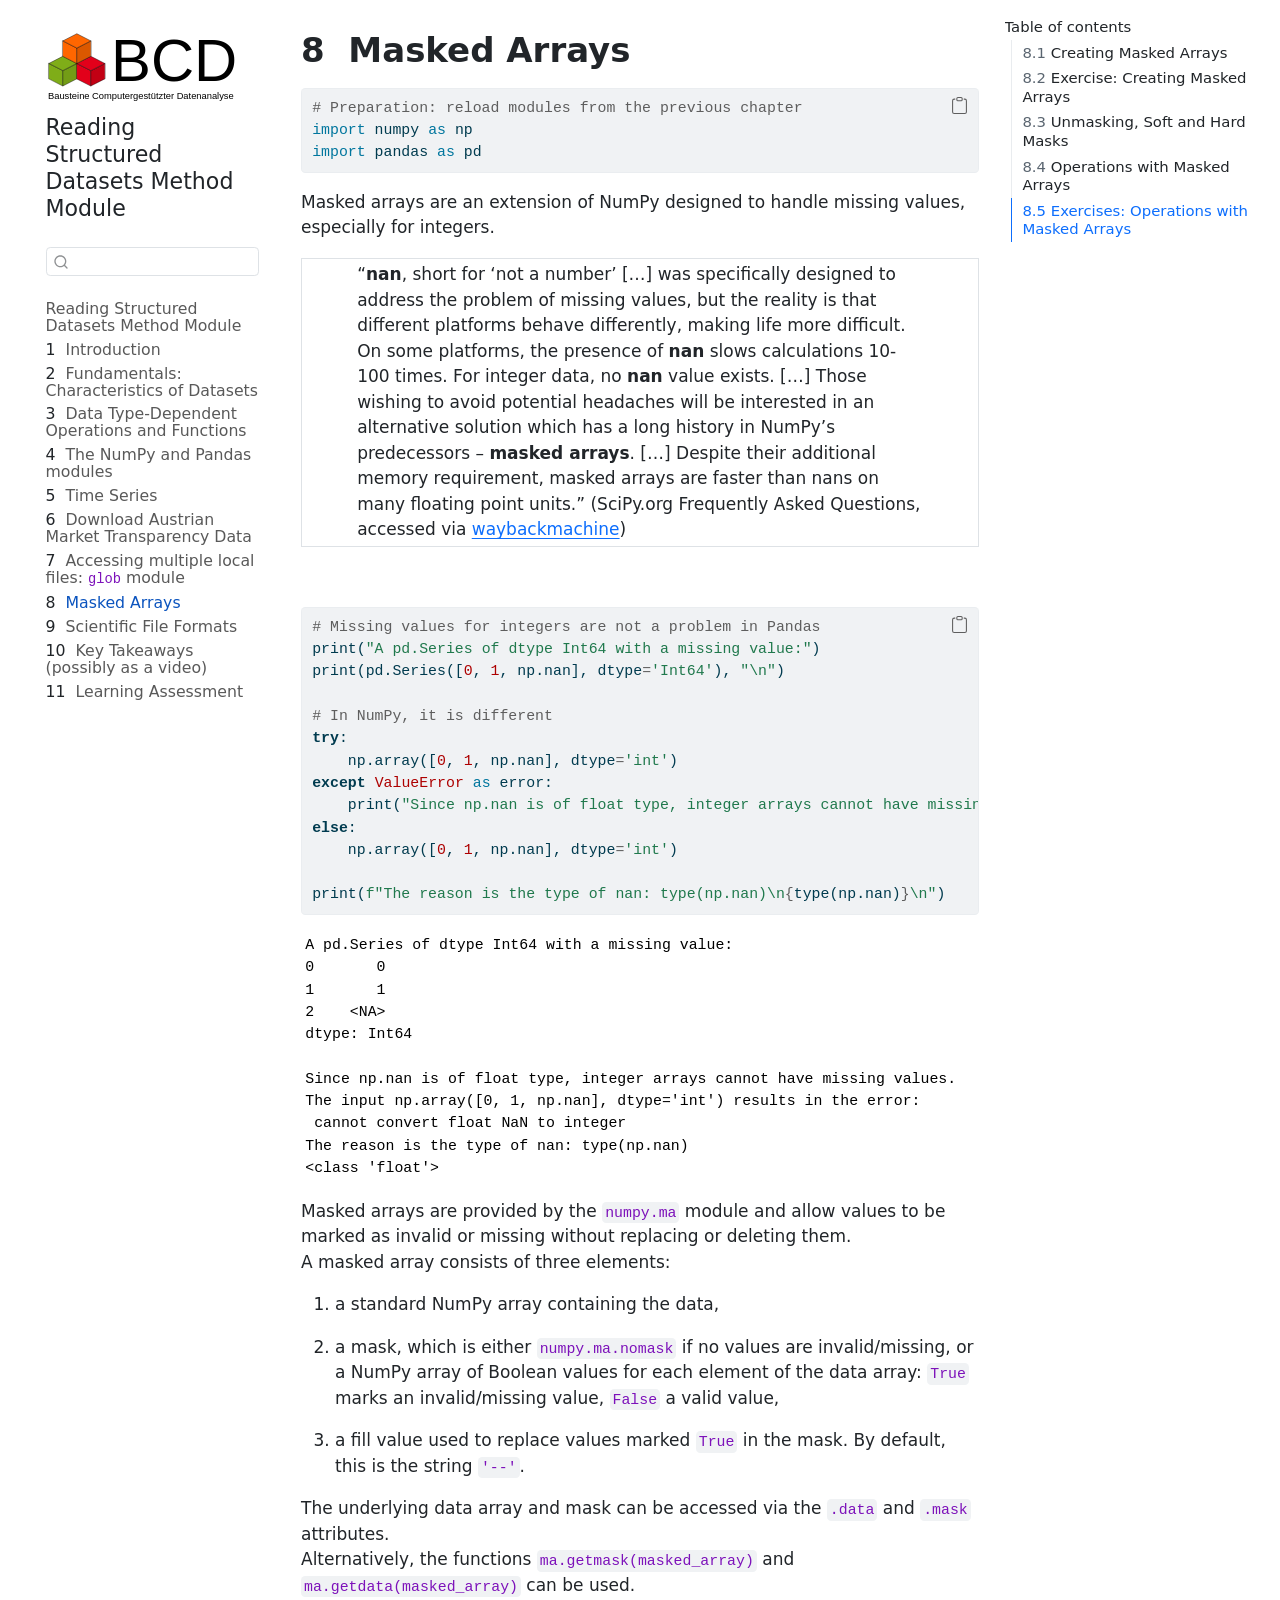
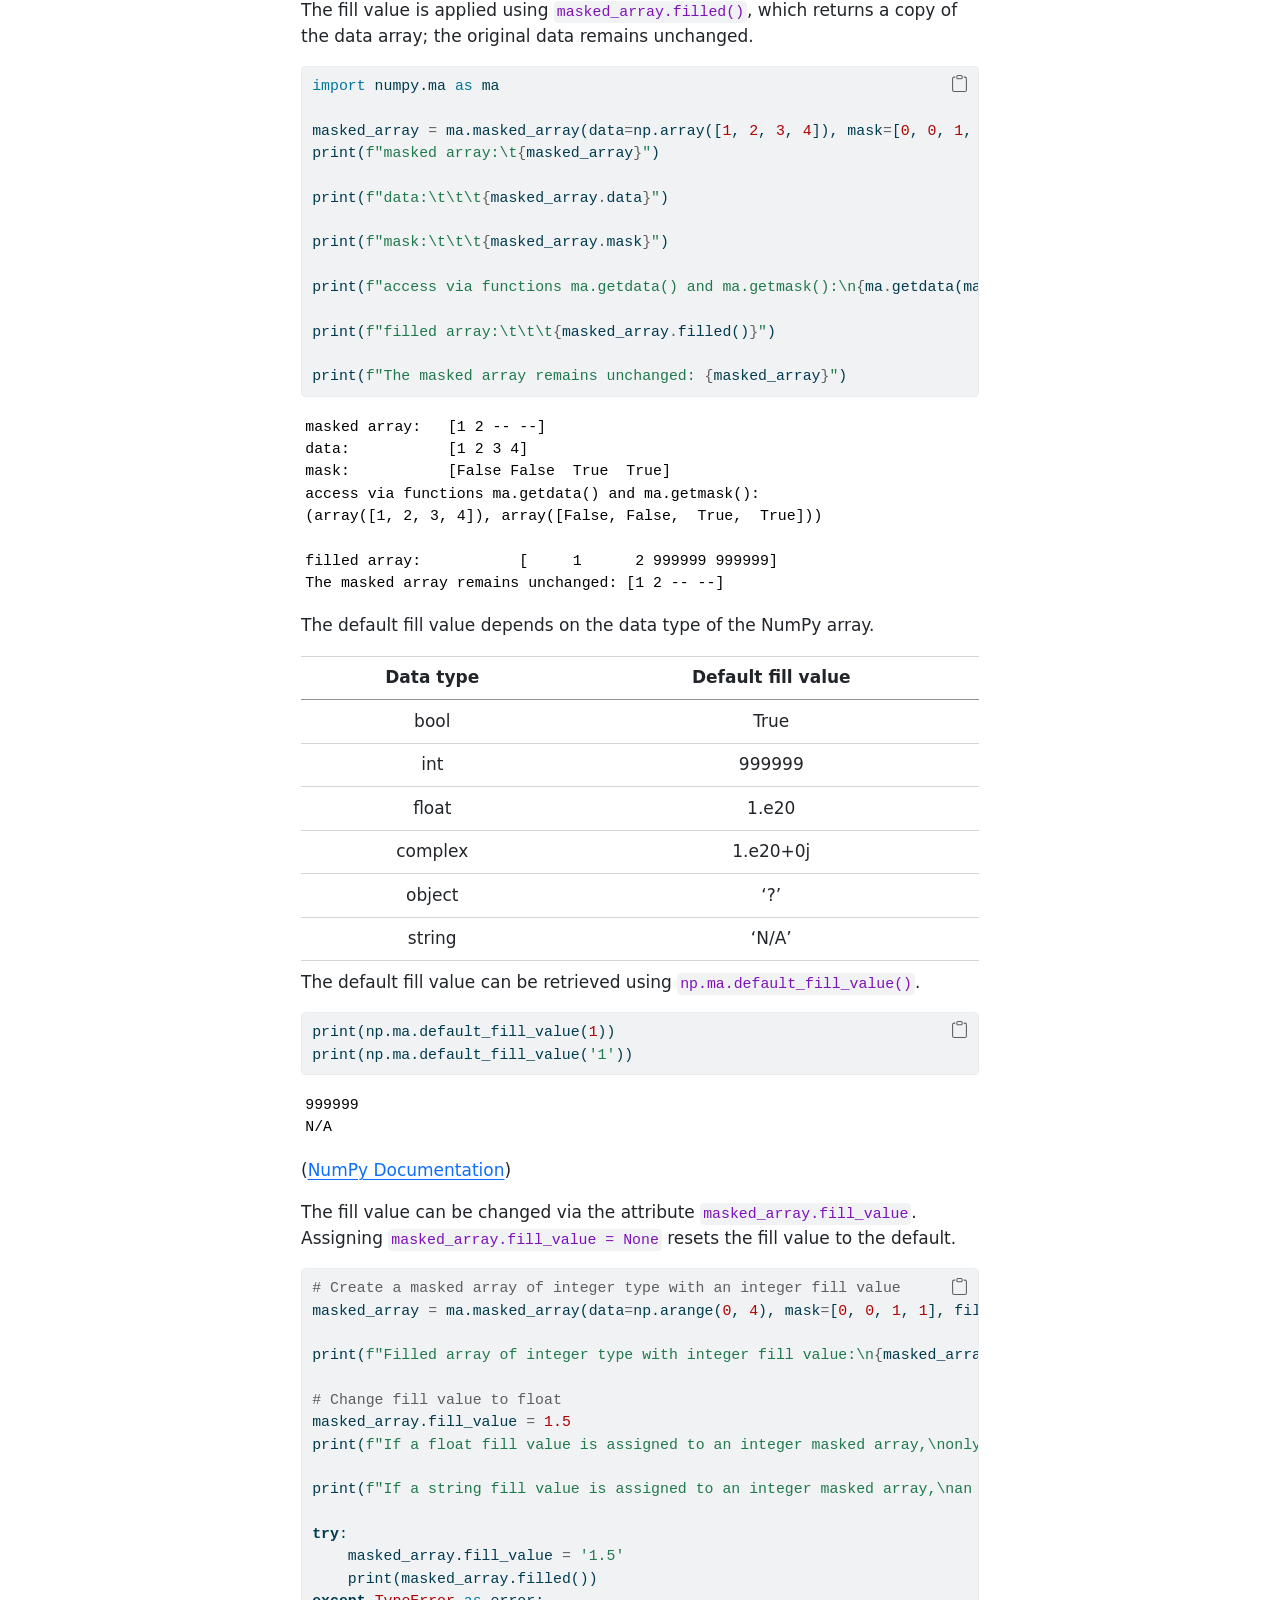
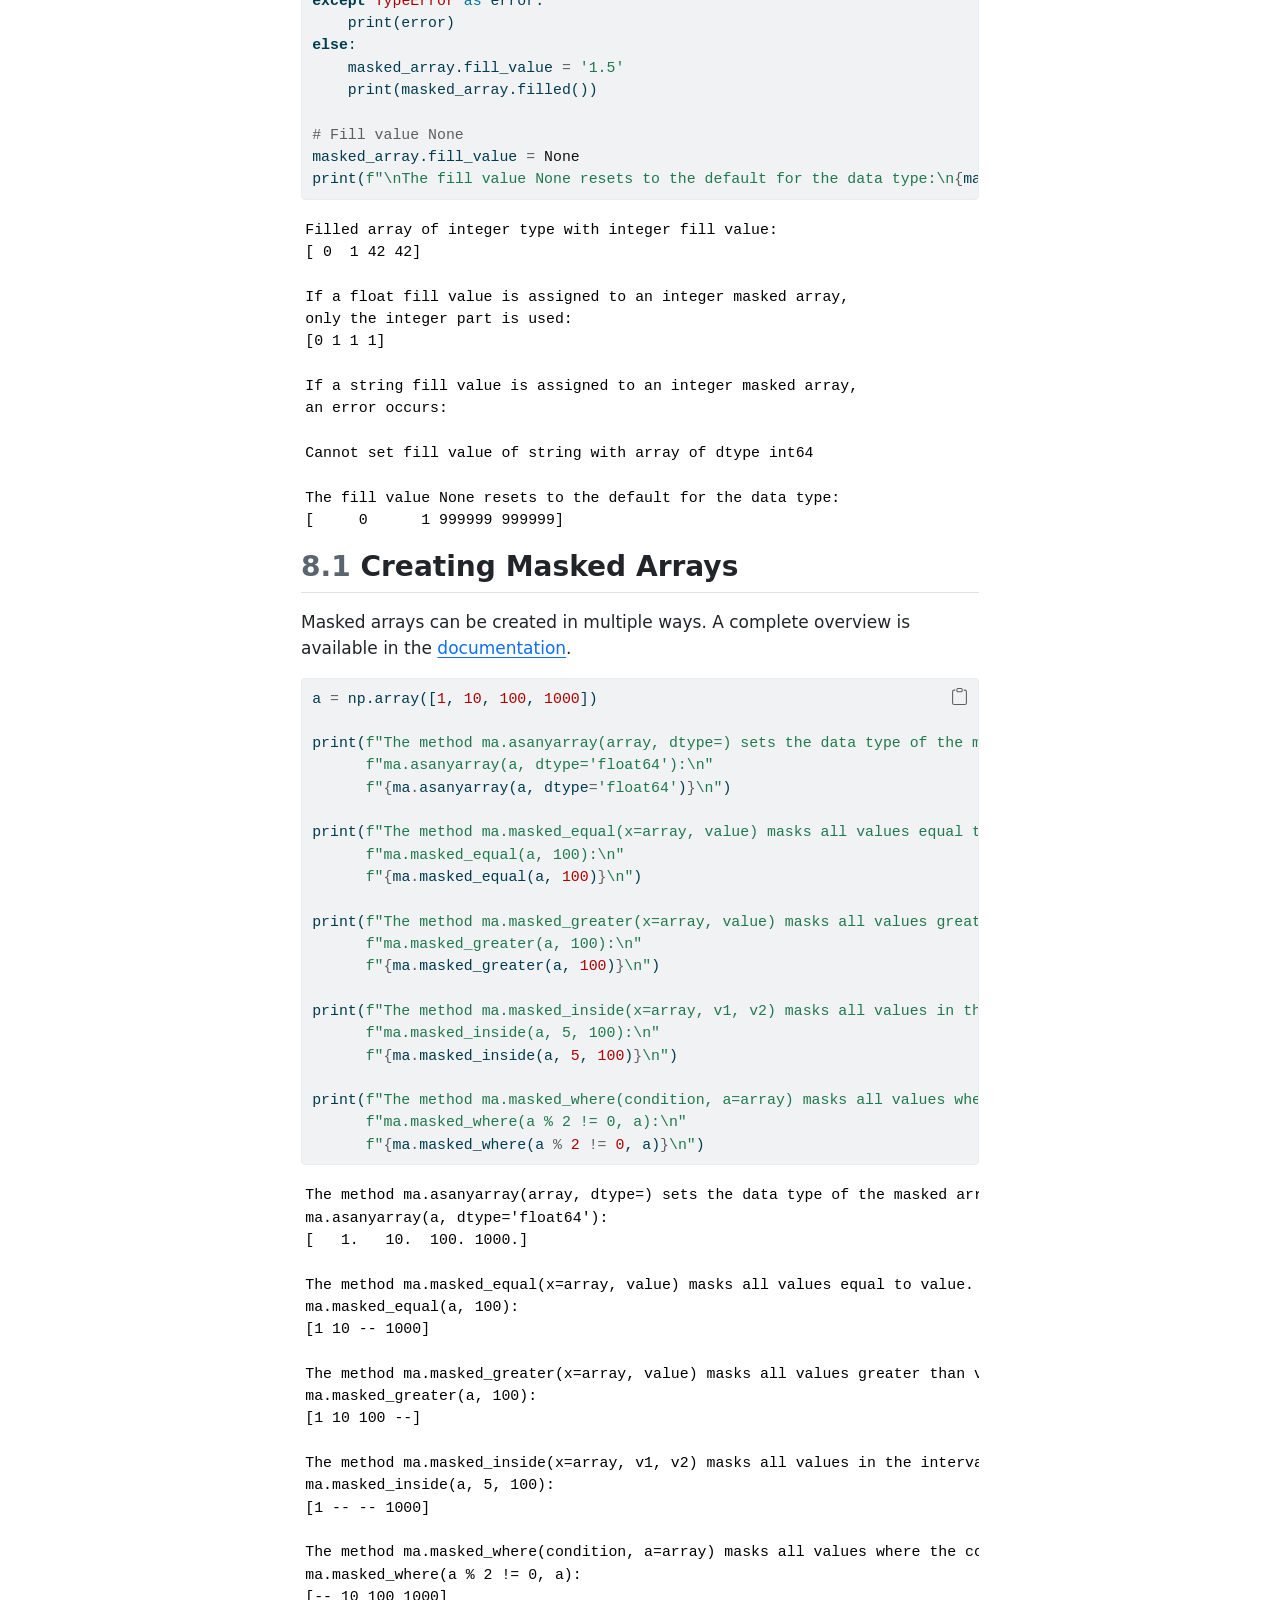
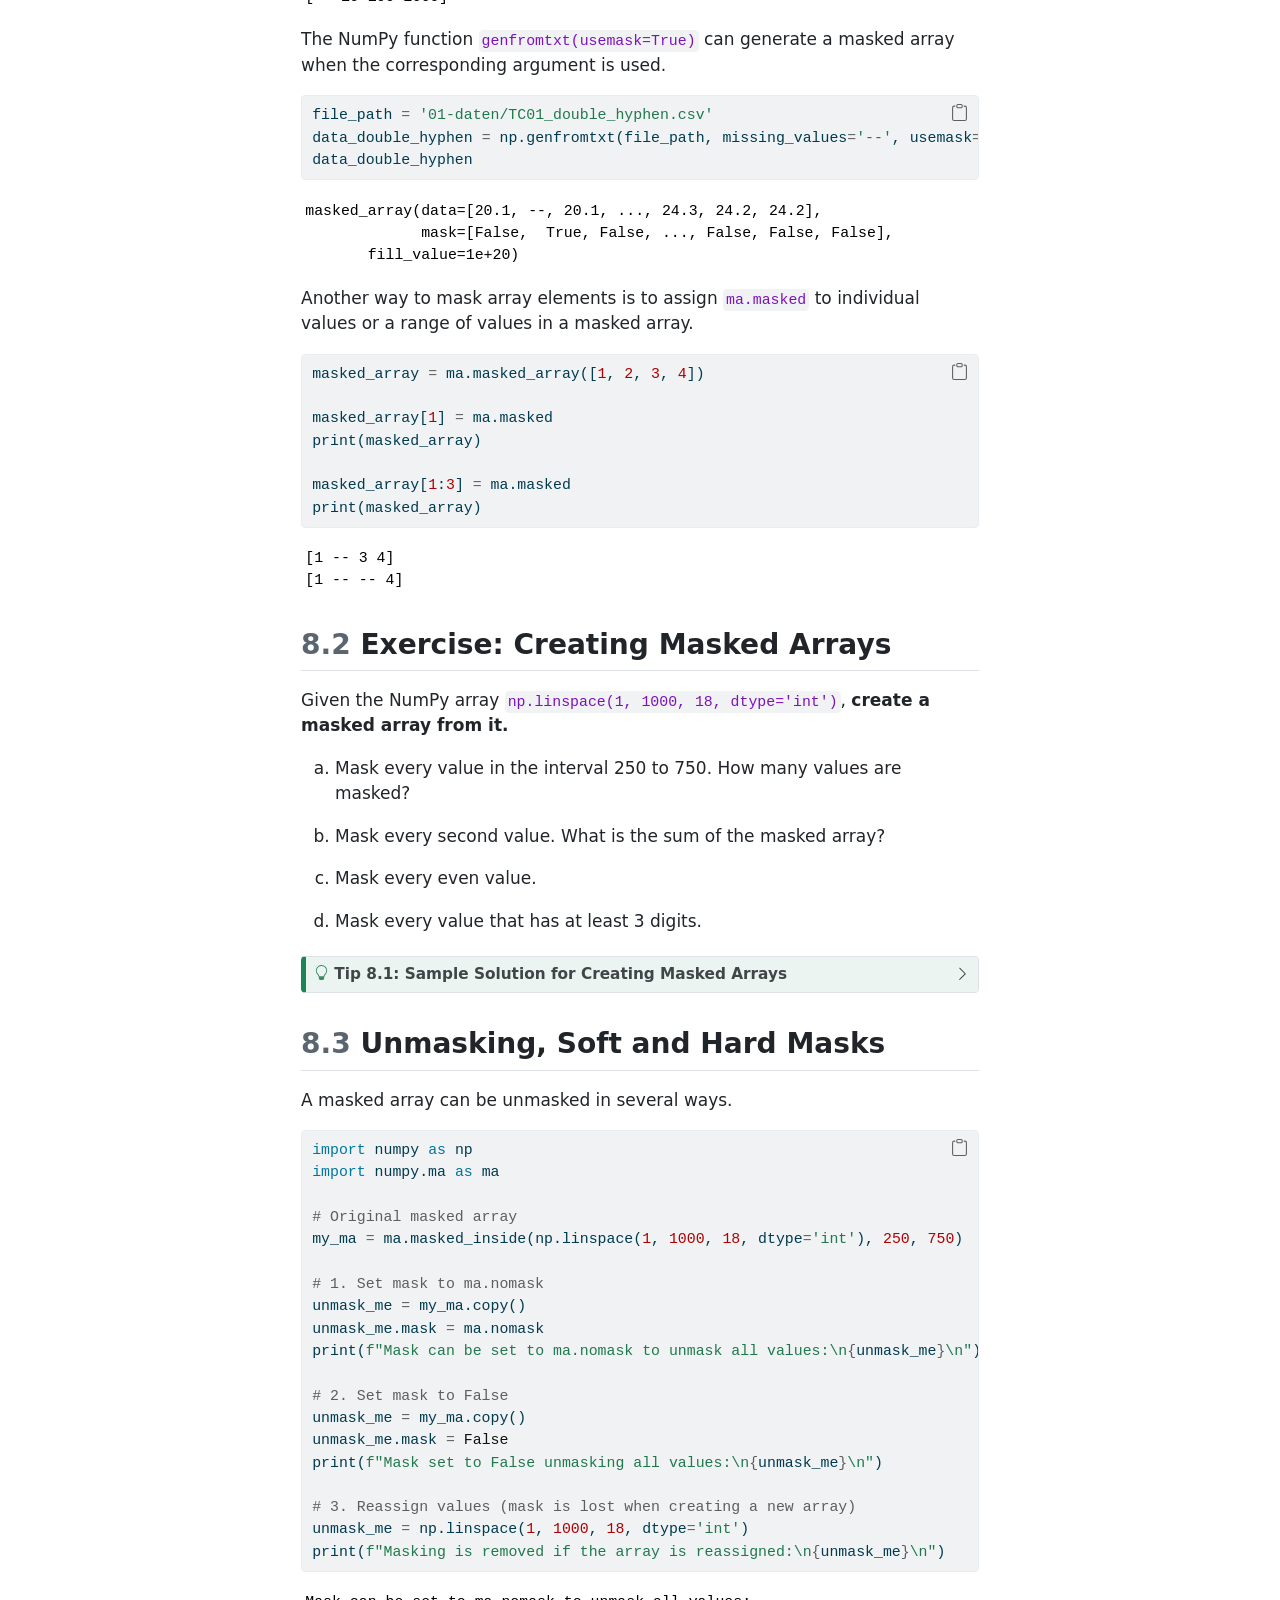
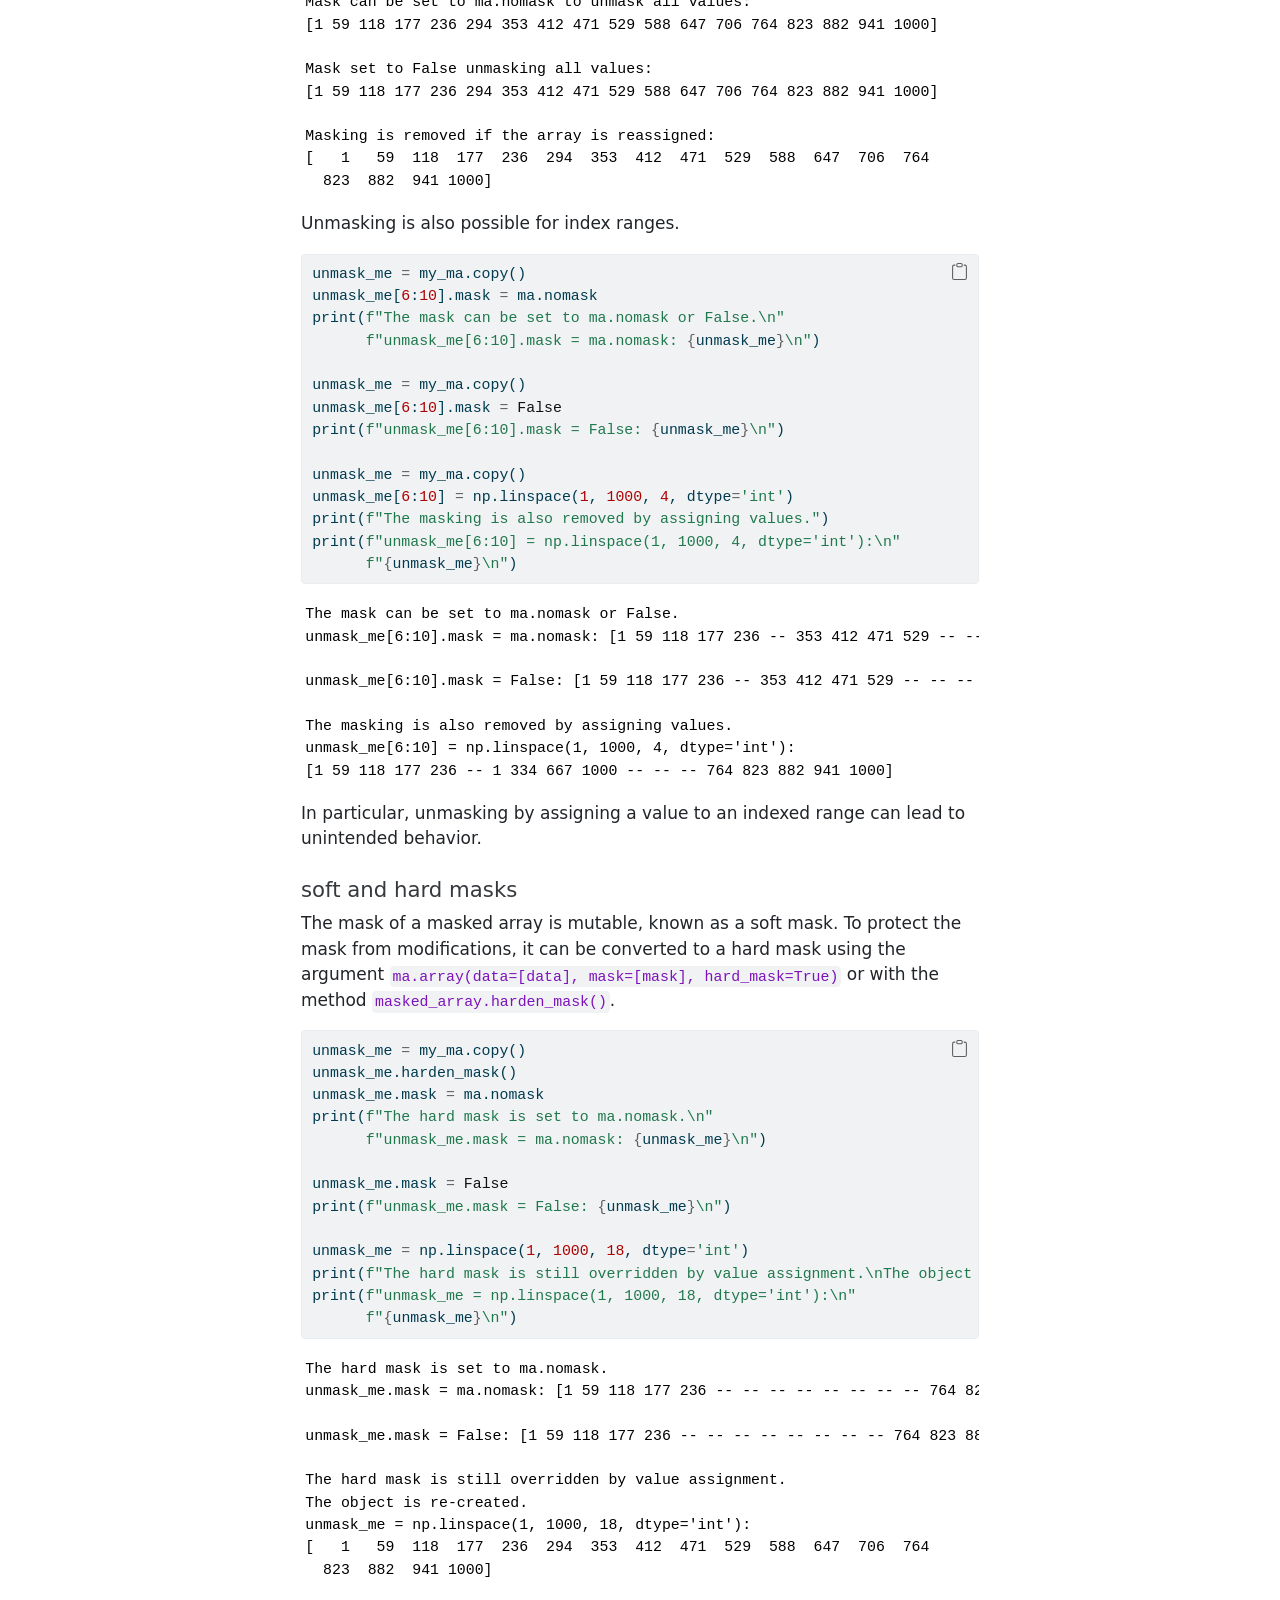
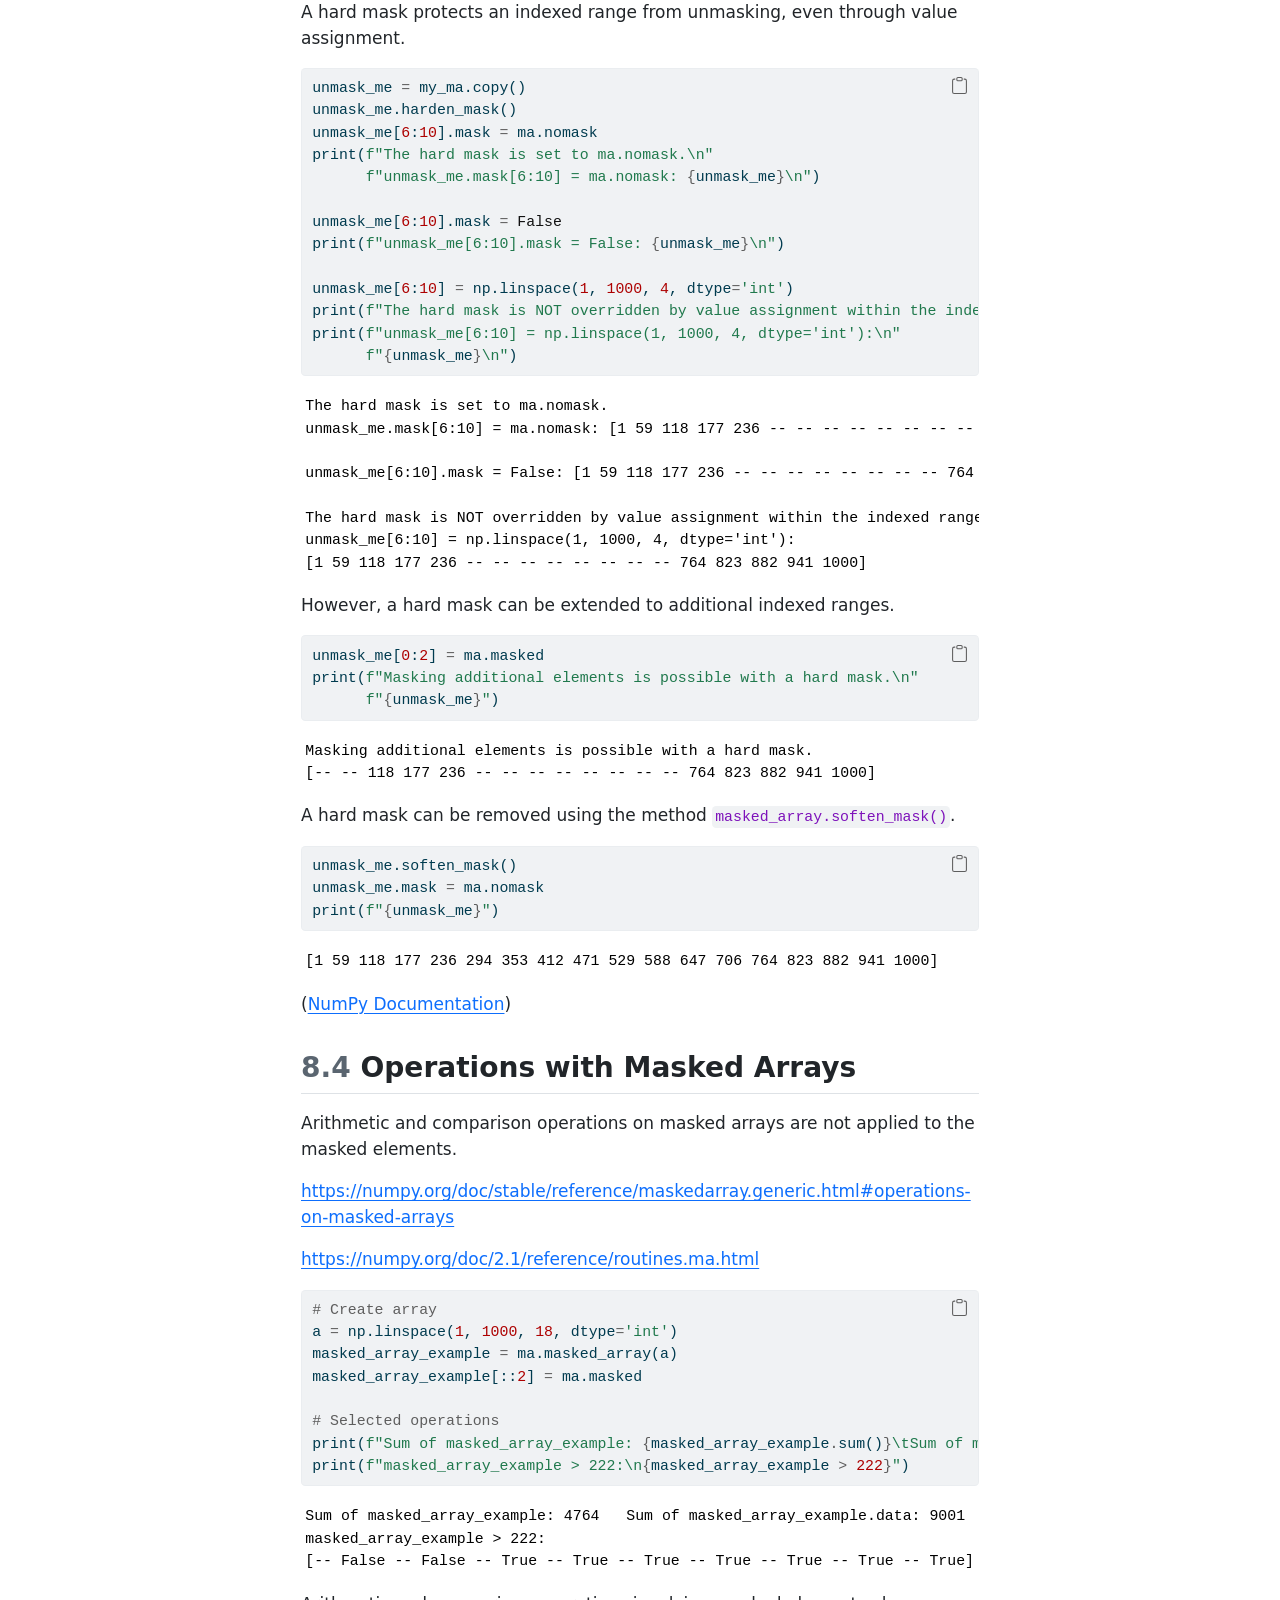
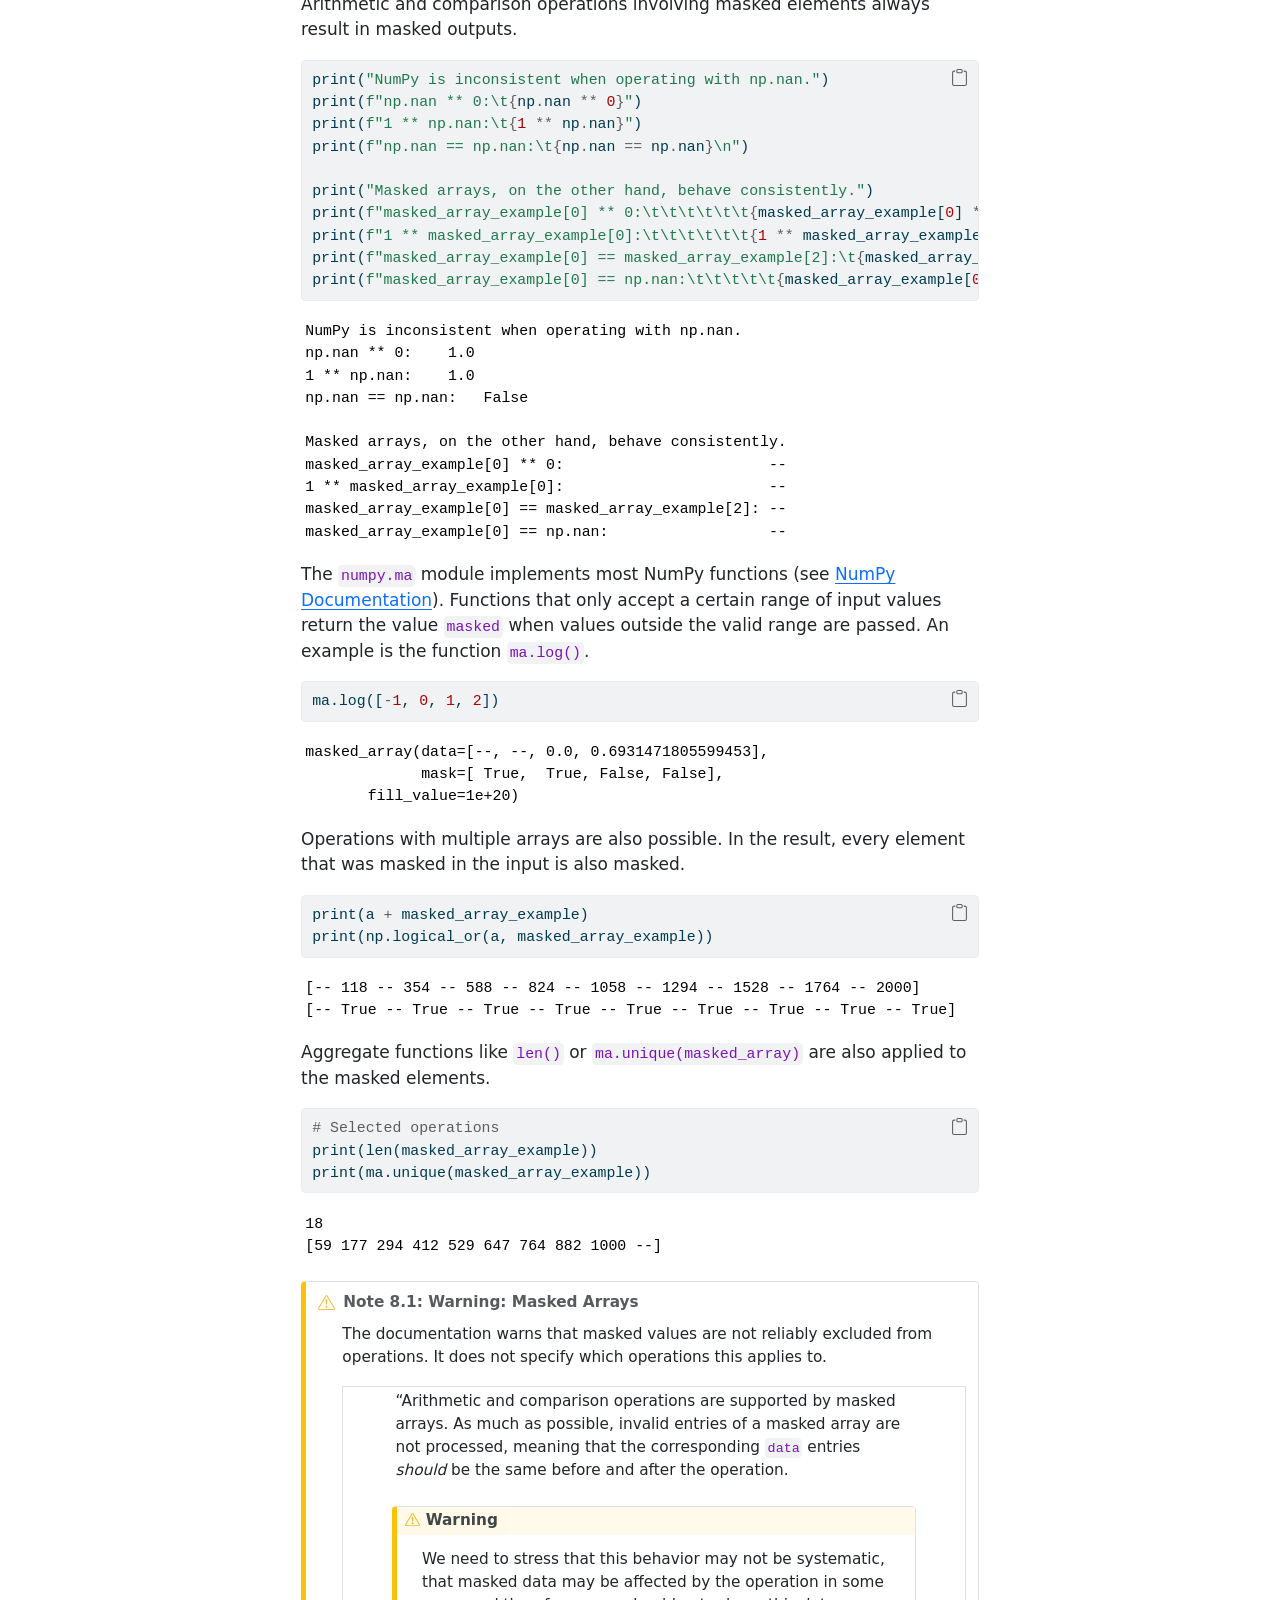
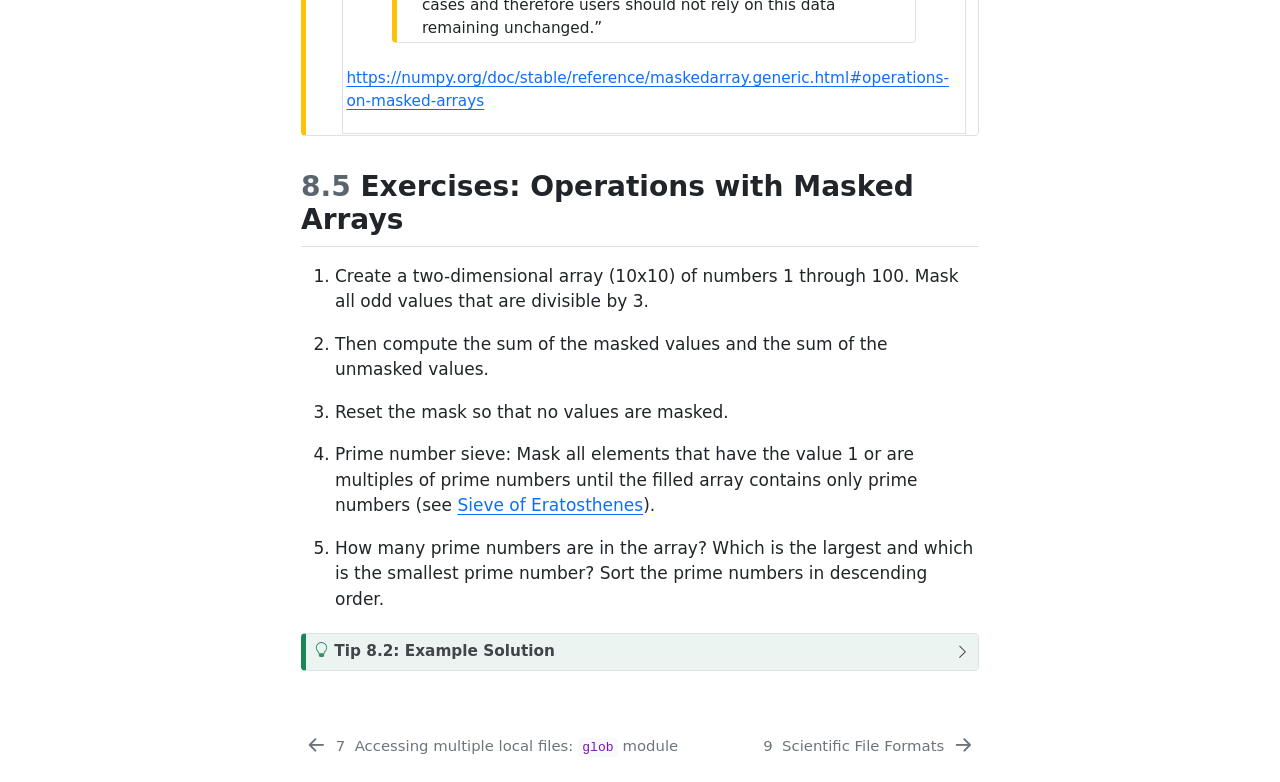
<file: output/book/skript/maskierte-arrays.html>
<!DOCTYPE html>
<html xmlns="http://www.w3.org/1999/xhtml" lang="en" xml:lang="en"><head>

<meta charset="utf-8">
<meta name="generator" content="quarto-1.10.18">

<meta name="viewport" content="width=device-width, initial-scale=1.0, user-scalable=yes">


<title>8&nbsp; Masked Arrays – Bausteine Computergestützter Datenanalyse</title>
<style>
/* Default styles provided by pandoc.
** See https://pandoc.org/MANUAL.html#variables-for-html for config info.
*/
span.smallcaps{font-variant: small-caps;}
div.columns{display: flex; gap: 1.5em;}
div.column{flex: auto;}
@media screen {
div.columns{gap: min(4vw, 1.5em);}
div.column{overflow-x: auto;}
}
div.hanging-indent{margin-left: 1.5em; text-indent: -1.5em;}
ul.task-list{list-style: none;}
ul.task-list li input[type="checkbox"] {
  width: 0.8em;
  margin: 0 0.8em 0.2em -1em; /* quarto-specific, see https://github.com/quarto-dev/quarto-cli/issues/4556 */ 
  vertical-align: middle;
}
/* CSS for syntax highlighting */
html { -webkit-text-size-adjust: 100%; }
pre > code.sourceCode { white-space: pre; position: relative; }
pre > code.sourceCode > span { display: inline-block; line-height: 1.25; }
pre > code.sourceCode > span:empty { height: 1.2em; }
.sourceCode { overflow: visible; }
code.sourceCode > span { color: inherit; text-decoration: inherit; }
div.sourceCode { margin: 1em 0; }
pre.sourceCode { margin: 0; }
@media screen {
div.sourceCode { overflow: auto; }
}
@media print {
pre > code.sourceCode { white-space: pre-wrap; }
pre > code.sourceCode > span { text-indent: -5em; padding-left: 5em; }
}
pre.numberSource code
  { counter-reset: source-line 0; }
pre.numberSource code > span
  { position: relative; left: -4em; counter-increment: source-line; }
pre.numberSource code > span > a:first-child::before
  { content: counter(source-line);
    position: relative; left: -1em; text-align: right; vertical-align: baseline;
    border: none; display: inline-block;
    -webkit-touch-callout: none; -webkit-user-select: none;
    -khtml-user-select: none; -moz-user-select: none;
    -ms-user-select: none; user-select: none;
    padding: 0 4px; width: 4em;
  }
pre.numberSource { margin-left: 3em;  padding-left: 4px; }
div.sourceCode
  {   }
@media screen {
pre > code.sourceCode > span > a:first-child::before { text-decoration: underline; }
}
</style>


<script src="../site_libs/quarto-nav/quarto-nav.js"></script>
<script src="../site_libs/quarto-nav/headroom.min.js"></script>
<script src="../site_libs/clipboard/clipboard.min.js"></script>
<script src="../site_libs/quarto-search/autocomplete.umd.js"></script>
<script src="../site_libs/quarto-search/fuse.min.js"></script>
<script src="../site_libs/quarto-search/quarto-search.js"></script>
<meta name="quarto:offset" content="../">
<link href="../skript/dateiformate.html" rel="next">
<link href="../skript/modul-glob.html" rel="prev">
<script src="../site_libs/quarto-html/quarto.js" type="module"></script>
<script src="../site_libs/quarto-html/tabsets/tabsets.js" type="module"></script>
<script src="../site_libs/quarto-html/popper.min.js"></script>
<script src="../site_libs/quarto-html/tippy.umd.min.js"></script>
<script src="../site_libs/quarto-html/anchor.min.js"></script>
<link href="../site_libs/quarto-html/tippy.css" rel="stylesheet">
<link href="../site_libs/quarto-html/quarto-syntax-highlighting-64a204ab8560d761af7679ceaba22944.css" rel="stylesheet" id="quarto-text-highlighting-styles">
<script src="../site_libs/bootstrap/bootstrap.min.js"></script>
<link href="../site_libs/bootstrap/bootstrap-icons.css" rel="stylesheet">
<link href="../site_libs/bootstrap/bootstrap-41d1ed59529443dc312b46011c211845.min.css" rel="stylesheet" append-hash="true" id="quarto-bootstrap" data-mode="light">
<script id="quarto-search-options" type="application/json">{
  "location": "sidebar",
  "copy-button": false,
  "collapse-after": 3,
  "panel-placement": "start",
  "type": "textbox",
  "limit": 50,
  "keyboard-shortcut": [
    "f",
    "/",
    "s"
  ],
  "show-item-context": false,
  "language": {
    "search-no-results-text": "No results",
    "search-matching-documents-text": "matching documents",
    "search-copy-link-title": "Copy link to search",
    "search-hide-matches-text": "Hide additional matches",
    "search-more-match-text": "more match in this document",
    "search-more-matches-text": "more matches in this document",
    "search-clear-button-title": "Clear",
    "search-text-placeholder": "",
    "search-detached-cancel-button-title": "Cancel",
    "search-submit-button-title": "Submit",
    "search-label": "Search"
  }
}</script>
<link rel="shortcut icon" href="skript/00-bilder/favicon_bcd_new.svg">
<link rel="icon" type="image/x-icon" href="logo.ico">


</head>

<body class="nav-sidebar floating quarto-light">

<div id="quarto-search-results"></div>
  <header id="quarto-header" class="headroom fixed-top">
  <nav class="quarto-secondary-nav">
    <div class="container-fluid d-flex">
      <button type="button" class="quarto-btn-toggle btn" data-bs-toggle="collapse" role="button" data-bs-target=".quarto-sidebar-collapse-item" aria-controls="quarto-sidebar" aria-expanded="false" aria-label="Toggle sidebar navigation" onclick="if (window.quartoToggleHeadroom) { window.quartoToggleHeadroom(); }">
        <i class="bi bi-layout-text-sidebar-reverse"></i>
      </button>
        <nav class="quarto-page-breadcrumbs" aria-label="breadcrumb"><ol class="breadcrumb"><li class="breadcrumb-item"><a href="../skript/maskierte-arrays.html"><span class="chapter-number">8</span>&nbsp; <span class="chapter-title">Masked Arrays</span></a></li></ol></nav>
        <a class="flex-grow-1" role="navigation" data-bs-toggle="collapse" data-bs-target=".quarto-sidebar-collapse-item" aria-controls="quarto-sidebar" aria-expanded="false" aria-label="Toggle sidebar navigation" onclick="if (window.quartoToggleHeadroom) { window.quartoToggleHeadroom(); }">      
        </a>
      <button type="button" class="btn quarto-search-button" aria-label="Search" onclick="window.quartoOpenSearch();">
        <i class="bi bi-search"></i>
      </button>
    </div>
  </nav>
</header>
<!-- content -->
<div id="quarto-content" class="quarto-container page-columns page-rows-contents page-layout-article">
<!-- sidebar -->
  <nav id="quarto-sidebar" class="sidebar collapse collapse-horizontal quarto-sidebar-collapse-item sidebar-navigation floating overflow-auto">
    <div class="pt-lg-2 mt-2 text-left sidebar-header sidebar-header-stacked">
      <a href="../index.html" class="sidebar-logo-link">
      <img src="../skript/00-bilder/logo_with_text_new.svg" alt="" class="sidebar-logo light-content py-0 d-lg-inline d-none">
      <img src="../skript/00-bilder/logo_with_text_new.svg" alt="" class="sidebar-logo dark-content py-0 d-lg-inline d-none">
      </a>
    <div class="sidebar-title mb-0 py-0">
      <a href="../">Reading Structured Datasets Method Module</a> 
    </div>
      </div>
        <div class="mt-2 flex-shrink-0 align-items-center">
        <div class="sidebar-search">
        <div id="quarto-search" class="" title="Search"></div>
        </div>
        </div>
    <div class="sidebar-menu-container"> 
    <ul class="list-unstyled mt-1">
        <li class="sidebar-item">
  <div class="sidebar-item-container"> 
  <a href="../index.html" class="sidebar-item-text sidebar-link">
 <span class="menu-text">Reading Structured Datasets Method Module</span></a>
  </div>
</li>
        <li class="sidebar-item">
  <div class="sidebar-item-container"> 
  <a href="../skript/einleitung.html" class="sidebar-item-text sidebar-link">
 <span class="menu-text"><span class="chapter-number">1</span>&nbsp; <span class="chapter-title">Introduction</span></span></a>
  </div>
</li>
        <li class="sidebar-item">
  <div class="sidebar-item-container"> 
  <a href="../skript/grundlagen.html" class="sidebar-item-text sidebar-link">
 <span class="menu-text"><span class="chapter-number">2</span>&nbsp; <span class="chapter-title">Fundamentals: Characteristics of Datasets</span></span></a>
  </div>
</li>
        <li class="sidebar-item">
  <div class="sidebar-item-container"> 
  <a href="../skript/datentypoperationen.html" class="sidebar-item-text sidebar-link">
 <span class="menu-text"><span class="chapter-number">3</span>&nbsp; <span class="chapter-title">Data Type-Dependent Operations and Functions</span></span></a>
  </div>
</li>
        <li class="sidebar-item">
  <div class="sidebar-item-container"> 
  <a href="../skript/numpy-pandas.html" class="sidebar-item-text sidebar-link">
 <span class="menu-text"><span class="chapter-number">4</span>&nbsp; <span class="chapter-title">The NumPy and Pandas modules</span></span></a>
  </div>
</li>
        <li class="sidebar-item">
  <div class="sidebar-item-container"> 
  <a href="../skript/zeitreihen.html" class="sidebar-item-text sidebar-link">
 <span class="menu-text"><span class="chapter-number">5</span>&nbsp; <span class="chapter-title">Time Series</span></span></a>
  </div>
</li>
        <li class="sidebar-item">
  <div class="sidebar-item-container"> 
  <a href="../skript/marktdaten-oesterreich.html" class="sidebar-item-text sidebar-link">
 <span class="menu-text"><span class="chapter-number">6</span>&nbsp; <span class="chapter-title">Download Austrian Market Transparency Data</span></span></a>
  </div>
</li>
        <li class="sidebar-item">
  <div class="sidebar-item-container"> 
  <a href="../skript/modul-glob.html" class="sidebar-item-text sidebar-link">
 <span class="menu-text"><span class="chapter-number">7</span>&nbsp; <span class="chapter-title">Accessing multiple local files: <code>glob</code> module</span></span></a>
  </div>
</li>
        <li class="sidebar-item">
  <div class="sidebar-item-container"> 
  <a href="../skript/maskierte-arrays.html" class="sidebar-item-text sidebar-link active">
 <span class="menu-text"><span class="chapter-number">8</span>&nbsp; <span class="chapter-title">Masked Arrays</span></span></a>
  </div>
</li>
        <li class="sidebar-item">
  <div class="sidebar-item-container"> 
  <a href="../skript/dateiformate.html" class="sidebar-item-text sidebar-link">
 <span class="menu-text"><span class="chapter-number">9</span>&nbsp; <span class="chapter-title">Scientific File Formats</span></span></a>
  </div>
</li>
        <li class="sidebar-item">
  <div class="sidebar-item-container"> 
  <a href="../skript/daswichtigste.html" class="sidebar-item-text sidebar-link">
 <span class="menu-text"><span class="chapter-number">10</span>&nbsp; <span class="chapter-title">Key Takeaways (possibly as a video)</span></span></a>
  </div>
</li>
        <li class="sidebar-item">
  <div class="sidebar-item-container"> 
  <a href="../skript/lernzielkontrolle.html" class="sidebar-item-text sidebar-link">
 <span class="menu-text"><span class="chapter-number">11</span>&nbsp; <span class="chapter-title">Learning Assessment</span></span></a>
  </div>
</li>
    </ul>
    </div>
</nav>
<div id="quarto-sidebar-glass" class="quarto-sidebar-collapse-item" data-bs-toggle="collapse" data-bs-target=".quarto-sidebar-collapse-item"></div>
<!-- margin-sidebar -->
    <div id="quarto-margin-sidebar" class="sidebar margin-sidebar">
        <nav id="TOC" role="doc-toc" class="toc-active">
    <h2 id="toc-title">Table of contents</h2>
   
  <ul>
  <li><a href="#creating-masked-arrays" id="toc-creating-masked-arrays" class="nav-link active" data-scroll-target="#creating-masked-arrays"><span class="header-section-number">8.1</span> Creating Masked Arrays</a></li>
  <li><a href="#exercise-creating-masked-arrays" id="toc-exercise-creating-masked-arrays" class="nav-link" data-scroll-target="#exercise-creating-masked-arrays"><span class="header-section-number">8.2</span> Exercise: Creating Masked Arrays</a></li>
  <li><a href="#unmasking-soft-and-hard-masks" id="toc-unmasking-soft-and-hard-masks" class="nav-link" data-scroll-target="#unmasking-soft-and-hard-masks"><span class="header-section-number">8.3</span> Unmasking, Soft and Hard Masks</a></li>
  <li><a href="#operations-with-masked-arrays" id="toc-operations-with-masked-arrays" class="nav-link" data-scroll-target="#operations-with-masked-arrays"><span class="header-section-number">8.4</span> Operations with Masked Arrays</a></li>
  <li><a href="#exercises-operations-with-masked-arrays" id="toc-exercises-operations-with-masked-arrays" class="nav-link" data-scroll-target="#exercises-operations-with-masked-arrays"><span class="header-section-number">8.5</span> Exercises: Operations with Masked Arrays</a></li>
  </ul>
</nav>
    </div>
<!-- main -->
<main class="content" id="quarto-document-content">

<header id="title-block-header" class="quarto-title-block default">
<div class="quarto-title">
<h1 class="title"><span id="sec-ma" class="quarto-section-identifier"><span class="chapter-number">8</span>&nbsp; <span class="chapter-title">Masked Arrays</span></span></h1>
</div>



<div class="quarto-title-meta">

    
  
    
  </div>
  


</header>


<div id="6b1ad511" class="cell" data-execution_count="1">
<div class="code-copy-outer-scaffold"><div class="sourceCode cell-code" id="cb1"><pre class="sourceCode python code-with-copy"><code class="sourceCode python"><span id="cb1-1"><a href="#cb1-1" aria-hidden="true" tabindex="-1"></a><span class="co"># Preparation: reload modules from the previous chapter</span></span>
<span id="cb1-2"><a href="#cb1-2" aria-hidden="true" tabindex="-1"></a><span class="im">import</span> numpy <span class="im">as</span> np</span>
<span id="cb1-3"><a href="#cb1-3" aria-hidden="true" tabindex="-1"></a><span class="im">import</span> pandas <span class="im">as</span> pd</span></code></pre></div><button title="Copy to Clipboard" class="code-copy-button"><i class="bi"></i></button></div>
</div>
<p>Masked arrays are an extension of NumPy designed to handle missing values, especially for integers.</p>
<div class="border quarto-layout-panel" data-layout="[5, 90, 5]">
<div class="quarto-layout-row">
<div class="quarto-layout-cell" style="flex-basis: 5.0%;justify-content: flex-start;">
<p>&nbsp;</p>
</div>
<div class="quarto-layout-cell" style="flex-basis: 90.0%;justify-content: flex-start;">
<p>“<strong>nan</strong>, short for ‘not a number’ […] was specifically designed to address the problem of missing values, but the reality is that different platforms behave differently, making life more difficult. On some platforms, the presence of <strong>nan</strong> slows calculations 10-100 times. For integer data, no <strong>nan</strong> value exists. […] Those wishing to avoid potential headaches will be interested in an alternative solution which has a long history in NumPy’s predecessors – <strong>masked arrays</strong>. […] Despite their additional memory requirement, masked arrays are faster than nans on many floating point units.” (SciPy.org Frequently Asked Questions, accessed via <a href="https://web.archive.org/web/20191007223944/https://scipy.org/scipylib/faq.html#does-numpy-support-nan">waybackmachine</a>)</p>
</div>
<div class="quarto-layout-cell" style="flex-basis: 5.0%;justify-content: flex-start;">
<p>&nbsp;</p>
</div>
</div>
</div>
<p>&nbsp;</p>
<div id="a8d2325f" class="cell" data-execution_count="2">
<div class="code-copy-outer-scaffold"><div class="sourceCode cell-code" id="cb2"><pre class="sourceCode python code-with-copy"><code class="sourceCode python"><span id="cb2-1"><a href="#cb2-1" aria-hidden="true" tabindex="-1"></a><span class="co"># Missing values for integers are not a problem in Pandas</span></span>
<span id="cb2-2"><a href="#cb2-2" aria-hidden="true" tabindex="-1"></a><span class="bu">print</span>(<span class="st">"A pd.Series of dtype Int64 with a missing value:"</span>)</span>
<span id="cb2-3"><a href="#cb2-3" aria-hidden="true" tabindex="-1"></a><span class="bu">print</span>(pd.Series([<span class="dv">0</span>, <span class="dv">1</span>, np.nan], dtype<span class="op">=</span><span class="st">'Int64'</span>), <span class="st">"</span><span class="ch">\n</span><span class="st">"</span>)</span>
<span id="cb2-4"><a href="#cb2-4" aria-hidden="true" tabindex="-1"></a></span>
<span id="cb2-5"><a href="#cb2-5" aria-hidden="true" tabindex="-1"></a><span class="co"># In NumPy, it is different</span></span>
<span id="cb2-6"><a href="#cb2-6" aria-hidden="true" tabindex="-1"></a><span class="cf">try</span>:</span>
<span id="cb2-7"><a href="#cb2-7" aria-hidden="true" tabindex="-1"></a>    np.array([<span class="dv">0</span>, <span class="dv">1</span>, np.nan], dtype<span class="op">=</span><span class="st">'int'</span>)</span>
<span id="cb2-8"><a href="#cb2-8" aria-hidden="true" tabindex="-1"></a><span class="cf">except</span> <span class="pp">ValueError</span> <span class="im">as</span> error:</span>
<span id="cb2-9"><a href="#cb2-9" aria-hidden="true" tabindex="-1"></a>    <span class="bu">print</span>(<span class="st">"Since np.nan is of float type, integer arrays cannot have missing values.</span><span class="ch">\n</span><span class="st">The input np.array([0, 1, np.nan], dtype='int') results in the error:</span><span class="ch">\n</span><span class="st">"</span>, error)</span>
<span id="cb2-10"><a href="#cb2-10" aria-hidden="true" tabindex="-1"></a><span class="cf">else</span>:</span>
<span id="cb2-11"><a href="#cb2-11" aria-hidden="true" tabindex="-1"></a>    np.array([<span class="dv">0</span>, <span class="dv">1</span>, np.nan], dtype<span class="op">=</span><span class="st">'int'</span>)</span>
<span id="cb2-12"><a href="#cb2-12" aria-hidden="true" tabindex="-1"></a></span>
<span id="cb2-13"><a href="#cb2-13" aria-hidden="true" tabindex="-1"></a><span class="bu">print</span>(<span class="ss">f"The reason is the type of nan: type(np.nan)</span><span class="ch">\n</span><span class="sc">{</span><span class="bu">type</span>(np.nan)<span class="sc">}</span><span class="ch">\n</span><span class="ss">"</span>)</span></code></pre></div><button title="Copy to Clipboard" class="code-copy-button"><i class="bi"></i></button></div>
<div class="cell-output cell-output-stdout">
<pre><code>A pd.Series of dtype Int64 with a missing value:
0       0
1       1
2    &lt;NA&gt;
dtype: Int64 

Since np.nan is of float type, integer arrays cannot have missing values.
The input np.array([0, 1, np.nan], dtype='int') results in the error:
 cannot convert float NaN to integer
The reason is the type of nan: type(np.nan)
&lt;class 'float'&gt;
</code></pre>
</div>
</div>
<p>Masked arrays are provided by the <code>numpy.ma</code> module and allow values to be marked as invalid or missing without replacing or deleting them.<br>
A masked array consists of three elements:</p>
<ol type="1">
<li><p>a standard NumPy array containing the data,</p></li>
<li><p>a mask, which is either <code>numpy.ma.nomask</code> if no values are invalid/missing, or a NumPy array of Boolean values for each element of the data array: <code>True</code> marks an invalid/missing value, <code>False</code> a valid value,</p></li>
<li><p>a fill value used to replace values marked <code>True</code> in the mask. By default, this is the string <code>'--'</code>.</p></li>
</ol>
<p>The underlying data array and mask can be accessed via the <code>.data</code> and <code>.mask</code> attributes.<br>
Alternatively, the functions <code>ma.getmask(masked_array)</code> and <code>ma.getdata(masked_array)</code> can be used.<br>
The fill value is applied using <code>masked_array.filled()</code>, which returns a copy of the data array; the original data remains unchanged.</p>
<div id="9398b01b" class="cell" data-execution_count="3">
<div class="code-copy-outer-scaffold"><div class="sourceCode cell-code" id="cb4"><pre class="sourceCode python code-with-copy"><code class="sourceCode python"><span id="cb4-1"><a href="#cb4-1" aria-hidden="true" tabindex="-1"></a><span class="im">import</span> numpy.ma <span class="im">as</span> ma</span>
<span id="cb4-2"><a href="#cb4-2" aria-hidden="true" tabindex="-1"></a></span>
<span id="cb4-3"><a href="#cb4-3" aria-hidden="true" tabindex="-1"></a>masked_array <span class="op">=</span> ma.masked_array(data<span class="op">=</span>np.array([<span class="dv">1</span>, <span class="dv">2</span>, <span class="dv">3</span>, <span class="dv">4</span>]), mask<span class="op">=</span>[<span class="dv">0</span>, <span class="dv">0</span>, <span class="dv">1</span>, <span class="dv">1</span>])</span>
<span id="cb4-4"><a href="#cb4-4" aria-hidden="true" tabindex="-1"></a><span class="bu">print</span>(<span class="ss">f"masked array:</span><span class="ch">\t</span><span class="sc">{</span>masked_array<span class="sc">}</span><span class="ss">"</span>)</span>
<span id="cb4-5"><a href="#cb4-5" aria-hidden="true" tabindex="-1"></a></span>
<span id="cb4-6"><a href="#cb4-6" aria-hidden="true" tabindex="-1"></a><span class="bu">print</span>(<span class="ss">f"data:</span><span class="ch">\t\t\t</span><span class="sc">{</span>masked_array<span class="sc">.</span>data<span class="sc">}</span><span class="ss">"</span>)</span>
<span id="cb4-7"><a href="#cb4-7" aria-hidden="true" tabindex="-1"></a></span>
<span id="cb4-8"><a href="#cb4-8" aria-hidden="true" tabindex="-1"></a><span class="bu">print</span>(<span class="ss">f"mask:</span><span class="ch">\t\t\t</span><span class="sc">{</span>masked_array<span class="sc">.</span>mask<span class="sc">}</span><span class="ss">"</span>)</span>
<span id="cb4-9"><a href="#cb4-9" aria-hidden="true" tabindex="-1"></a></span>
<span id="cb4-10"><a href="#cb4-10" aria-hidden="true" tabindex="-1"></a><span class="bu">print</span>(<span class="ss">f"access via functions ma.getdata() and ma.getmask():</span><span class="ch">\n</span><span class="sc">{</span>ma<span class="sc">.</span>getdata(masked_array)<span class="sc">,</span> ma<span class="sc">.</span>getmask(masked_array)<span class="sc">}</span><span class="ch">\n</span><span class="ss">"</span>)</span>
<span id="cb4-11"><a href="#cb4-11" aria-hidden="true" tabindex="-1"></a></span>
<span id="cb4-12"><a href="#cb4-12" aria-hidden="true" tabindex="-1"></a><span class="bu">print</span>(<span class="ss">f"filled array:</span><span class="ch">\t\t\t</span><span class="sc">{</span>masked_array<span class="sc">.</span>filled()<span class="sc">}</span><span class="ss">"</span>)</span>
<span id="cb4-13"><a href="#cb4-13" aria-hidden="true" tabindex="-1"></a></span>
<span id="cb4-14"><a href="#cb4-14" aria-hidden="true" tabindex="-1"></a><span class="bu">print</span>(<span class="ss">f"The masked array remains unchanged: </span><span class="sc">{</span>masked_array<span class="sc">}</span><span class="ss">"</span>)</span></code></pre></div><button title="Copy to Clipboard" class="code-copy-button"><i class="bi"></i></button></div>
<div class="cell-output cell-output-stdout">
<pre><code>masked array:   [1 2 -- --]
data:           [1 2 3 4]
mask:           [False False  True  True]
access via functions ma.getdata() and ma.getmask():
(array([1, 2, 3, 4]), array([False, False,  True,  True]))

filled array:           [     1      2 999999 999999]
The masked array remains unchanged: [1 2 -- --]</code></pre>
</div>
</div>
<p>The default fill value depends on the data type of the NumPy array.</p>
<table class="table">
<thead>
<tr class="header">
<th style="text-align: center;">Data type</th>
<th style="text-align: center;">Default fill value</th>
</tr>
</thead>
<tbody>
<tr class="odd">
<td style="text-align: center;">bool</td>
<td style="text-align: center;">True</td>
</tr>
<tr class="even">
<td style="text-align: center;">int</td>
<td style="text-align: center;">999999</td>
</tr>
<tr class="odd">
<td style="text-align: center;">float</td>
<td style="text-align: center;">1.e20</td>
</tr>
<tr class="even">
<td style="text-align: center;">complex</td>
<td style="text-align: center;">1.e20+0j</td>
</tr>
<tr class="odd">
<td style="text-align: center;">object</td>
<td style="text-align: center;">‘?’</td>
</tr>
<tr class="even">
<td style="text-align: center;">string</td>
<td style="text-align: center;">‘N/A’</td>
</tr>
</tbody>
</table>
<p>The default fill value can be retrieved using <code>np.ma.default_fill_value()</code>.</p>
<div id="1269b962" class="cell" data-execution_count="4">
<div class="code-copy-outer-scaffold"><div class="sourceCode cell-code" id="cb6"><pre class="sourceCode python code-with-copy"><code class="sourceCode python"><span id="cb6-1"><a href="#cb6-1" aria-hidden="true" tabindex="-1"></a><span class="bu">print</span>(np.ma.default_fill_value(<span class="dv">1</span>))</span>
<span id="cb6-2"><a href="#cb6-2" aria-hidden="true" tabindex="-1"></a><span class="bu">print</span>(np.ma.default_fill_value(<span class="st">'1'</span>))</span></code></pre></div><button title="Copy to Clipboard" class="code-copy-button"><i class="bi"></i></button></div>
<div class="cell-output cell-output-stdout">
<pre><code>999999
N/A</code></pre>
</div>
</div>
<p>(<a href="https://numpy.org/doc/2.1/reference/generated/numpy.ma.default_fill_value.html">NumPy Documentation</a>)</p>
<p>The fill value can be changed via the attribute <code>masked_array.fill_value</code>.<br>
Assigning <code>masked_array.fill_value = None</code> resets the fill value to the default.</p>
<div id="a0ca1a65" class="cell" data-execution_count="5">
<div class="code-copy-outer-scaffold"><div class="sourceCode cell-code" id="cb8"><pre class="sourceCode python code-with-copy"><code class="sourceCode python"><span id="cb8-1"><a href="#cb8-1" aria-hidden="true" tabindex="-1"></a><span class="co"># Create a masked array of integer type with an integer fill value</span></span>
<span id="cb8-2"><a href="#cb8-2" aria-hidden="true" tabindex="-1"></a>masked_array <span class="op">=</span> ma.masked_array(data<span class="op">=</span>np.arange(<span class="dv">0</span>, <span class="dv">4</span>), mask<span class="op">=</span>[<span class="dv">0</span>, <span class="dv">0</span>, <span class="dv">1</span>, <span class="dv">1</span>], fill_value<span class="op">=</span><span class="dv">42</span>)</span>
<span id="cb8-3"><a href="#cb8-3" aria-hidden="true" tabindex="-1"></a></span>
<span id="cb8-4"><a href="#cb8-4" aria-hidden="true" tabindex="-1"></a><span class="bu">print</span>(<span class="ss">f"Filled array of integer type with integer fill value:</span><span class="ch">\n</span><span class="sc">{</span>masked_array<span class="sc">.</span>filled()<span class="sc">}</span><span class="ch">\n</span><span class="ss">"</span>)</span>
<span id="cb8-5"><a href="#cb8-5" aria-hidden="true" tabindex="-1"></a></span>
<span id="cb8-6"><a href="#cb8-6" aria-hidden="true" tabindex="-1"></a><span class="co"># Change fill value to float</span></span>
<span id="cb8-7"><a href="#cb8-7" aria-hidden="true" tabindex="-1"></a>masked_array.fill_value <span class="op">=</span> <span class="fl">1.5</span></span>
<span id="cb8-8"><a href="#cb8-8" aria-hidden="true" tabindex="-1"></a><span class="bu">print</span>(<span class="ss">f"If a float fill value is assigned to an integer masked array,</span><span class="ch">\n</span><span class="ss">only the integer part is used:</span><span class="ch">\n</span><span class="sc">{</span>masked_array<span class="sc">.</span>filled()<span class="sc">}</span><span class="ch">\n</span><span class="ss">"</span>)</span>
<span id="cb8-9"><a href="#cb8-9" aria-hidden="true" tabindex="-1"></a></span>
<span id="cb8-10"><a href="#cb8-10" aria-hidden="true" tabindex="-1"></a><span class="bu">print</span>(<span class="ss">f"If a string fill value is assigned to an integer masked array,</span><span class="ch">\n</span><span class="ss">an error occurs:</span><span class="ch">\n</span><span class="ss">"</span>)</span>
<span id="cb8-11"><a href="#cb8-11" aria-hidden="true" tabindex="-1"></a></span>
<span id="cb8-12"><a href="#cb8-12" aria-hidden="true" tabindex="-1"></a><span class="cf">try</span>:</span>
<span id="cb8-13"><a href="#cb8-13" aria-hidden="true" tabindex="-1"></a>    masked_array.fill_value <span class="op">=</span> <span class="st">'1.5'</span></span>
<span id="cb8-14"><a href="#cb8-14" aria-hidden="true" tabindex="-1"></a>    <span class="bu">print</span>(masked_array.filled())</span>
<span id="cb8-15"><a href="#cb8-15" aria-hidden="true" tabindex="-1"></a><span class="cf">except</span> <span class="pp">TypeError</span> <span class="im">as</span> error:</span>
<span id="cb8-16"><a href="#cb8-16" aria-hidden="true" tabindex="-1"></a>    <span class="bu">print</span>(error)</span>
<span id="cb8-17"><a href="#cb8-17" aria-hidden="true" tabindex="-1"></a><span class="cf">else</span>:</span>
<span id="cb8-18"><a href="#cb8-18" aria-hidden="true" tabindex="-1"></a>    masked_array.fill_value <span class="op">=</span> <span class="st">'1.5'</span></span>
<span id="cb8-19"><a href="#cb8-19" aria-hidden="true" tabindex="-1"></a>    <span class="bu">print</span>(masked_array.filled())</span>
<span id="cb8-20"><a href="#cb8-20" aria-hidden="true" tabindex="-1"></a></span>
<span id="cb8-21"><a href="#cb8-21" aria-hidden="true" tabindex="-1"></a><span class="co"># Fill value None</span></span>
<span id="cb8-22"><a href="#cb8-22" aria-hidden="true" tabindex="-1"></a>masked_array.fill_value <span class="op">=</span> <span class="va">None</span></span>
<span id="cb8-23"><a href="#cb8-23" aria-hidden="true" tabindex="-1"></a><span class="bu">print</span>(<span class="ss">f"</span><span class="ch">\n</span><span class="ss">The fill value None resets to the default for the data type:</span><span class="ch">\n</span><span class="sc">{</span>masked_array<span class="sc">.</span>filled()<span class="sc">}</span><span class="ss">"</span>)</span></code></pre></div><button title="Copy to Clipboard" class="code-copy-button"><i class="bi"></i></button></div>
<div class="cell-output cell-output-stdout">
<pre><code>Filled array of integer type with integer fill value:
[ 0  1 42 42]

If a float fill value is assigned to an integer masked array,
only the integer part is used:
[0 1 1 1]

If a string fill value is assigned to an integer masked array,
an error occurs:

Cannot set fill value of string with array of dtype int64

The fill value None resets to the default for the data type:
[     0      1 999999 999999]</code></pre>
</div>
</div>
<section id="creating-masked-arrays" class="level2" data-number="8.1">
<h2 data-number="8.1" class="anchored" data-anchor-id="creating-masked-arrays"><span class="header-section-number">8.1</span> Creating Masked Arrays</h2>
<p>Masked arrays can be created in multiple ways. A complete overview is available in the <a href="https://numpy.org/doc/stable/reference/maskedarray.generic.html#constructing-masked-arrays">documentation</a>.</p>
<div id="5da80dbb" class="cell" data-execution_count="6">
<div class="code-copy-outer-scaffold"><div class="sourceCode cell-code" id="cb10"><pre class="sourceCode python code-with-copy"><code class="sourceCode python"><span id="cb10-1"><a href="#cb10-1" aria-hidden="true" tabindex="-1"></a>a <span class="op">=</span> np.array([<span class="dv">1</span>, <span class="dv">10</span>, <span class="dv">100</span>, <span class="dv">1000</span>])</span>
<span id="cb10-2"><a href="#cb10-2" aria-hidden="true" tabindex="-1"></a></span>
<span id="cb10-3"><a href="#cb10-3" aria-hidden="true" tabindex="-1"></a><span class="bu">print</span>(<span class="ss">f"The method ma.asanyarray(array, dtype=) sets the data type of the masked array.</span><span class="ch">\n</span><span class="ss">"</span></span>
<span id="cb10-4"><a href="#cb10-4" aria-hidden="true" tabindex="-1"></a>      <span class="ss">f"ma.asanyarray(a, dtype='float64'):</span><span class="ch">\n</span><span class="ss">"</span></span>
<span id="cb10-5"><a href="#cb10-5" aria-hidden="true" tabindex="-1"></a>      <span class="ss">f"</span><span class="sc">{</span>ma<span class="sc">.</span>asanyarray(a, dtype<span class="op">=</span><span class="st">'float64'</span>)<span class="sc">}</span><span class="ch">\n</span><span class="ss">"</span>)</span>
<span id="cb10-6"><a href="#cb10-6" aria-hidden="true" tabindex="-1"></a></span>
<span id="cb10-7"><a href="#cb10-7" aria-hidden="true" tabindex="-1"></a><span class="bu">print</span>(<span class="ss">f"The method ma.masked_equal(x=array, value) masks all values equal to value.</span><span class="ch">\n</span><span class="ss">"</span></span>
<span id="cb10-8"><a href="#cb10-8" aria-hidden="true" tabindex="-1"></a>      <span class="ss">f"ma.masked_equal(a, 100):</span><span class="ch">\n</span><span class="ss">"</span></span>
<span id="cb10-9"><a href="#cb10-9" aria-hidden="true" tabindex="-1"></a>      <span class="ss">f"</span><span class="sc">{</span>ma<span class="sc">.</span>masked_equal(a, <span class="dv">100</span>)<span class="sc">}</span><span class="ch">\n</span><span class="ss">"</span>)</span>
<span id="cb10-10"><a href="#cb10-10" aria-hidden="true" tabindex="-1"></a></span>
<span id="cb10-11"><a href="#cb10-11" aria-hidden="true" tabindex="-1"></a><span class="bu">print</span>(<span class="ss">f"The method ma.masked_greater(x=array, value) masks all values greater than value.</span><span class="ch">\n</span><span class="ss">"</span></span>
<span id="cb10-12"><a href="#cb10-12" aria-hidden="true" tabindex="-1"></a>      <span class="ss">f"ma.masked_greater(a, 100):</span><span class="ch">\n</span><span class="ss">"</span></span>
<span id="cb10-13"><a href="#cb10-13" aria-hidden="true" tabindex="-1"></a>      <span class="ss">f"</span><span class="sc">{</span>ma<span class="sc">.</span>masked_greater(a, <span class="dv">100</span>)<span class="sc">}</span><span class="ch">\n</span><span class="ss">"</span>)</span>
<span id="cb10-14"><a href="#cb10-14" aria-hidden="true" tabindex="-1"></a></span>
<span id="cb10-15"><a href="#cb10-15" aria-hidden="true" tabindex="-1"></a><span class="bu">print</span>(<span class="ss">f"The method ma.masked_inside(x=array, v1, v2) masks all values in the interval v1 to v2.</span><span class="ch">\n</span><span class="ss">"</span></span>
<span id="cb10-16"><a href="#cb10-16" aria-hidden="true" tabindex="-1"></a>      <span class="ss">f"ma.masked_inside(a, 5, 100):</span><span class="ch">\n</span><span class="ss">"</span></span>
<span id="cb10-17"><a href="#cb10-17" aria-hidden="true" tabindex="-1"></a>      <span class="ss">f"</span><span class="sc">{</span>ma<span class="sc">.</span>masked_inside(a, <span class="dv">5</span>, <span class="dv">100</span>)<span class="sc">}</span><span class="ch">\n</span><span class="ss">"</span>)</span>
<span id="cb10-18"><a href="#cb10-18" aria-hidden="true" tabindex="-1"></a></span>
<span id="cb10-19"><a href="#cb10-19" aria-hidden="true" tabindex="-1"></a><span class="bu">print</span>(<span class="ss">f"The method ma.masked_where(condition, a=array) masks all values where the condition is True.</span><span class="ch">\n</span><span class="ss">"</span></span>
<span id="cb10-20"><a href="#cb10-20" aria-hidden="true" tabindex="-1"></a>      <span class="ss">f"ma.masked_where(a % 2 != 0, a):</span><span class="ch">\n</span><span class="ss">"</span></span>
<span id="cb10-21"><a href="#cb10-21" aria-hidden="true" tabindex="-1"></a>      <span class="ss">f"</span><span class="sc">{</span>ma<span class="sc">.</span>masked_where(a <span class="op">%</span> <span class="dv">2</span> <span class="op">!=</span> <span class="dv">0</span>, a)<span class="sc">}</span><span class="ch">\n</span><span class="ss">"</span>)</span></code></pre></div><button title="Copy to Clipboard" class="code-copy-button"><i class="bi"></i></button></div>
<div class="cell-output cell-output-stdout">
<pre><code>The method ma.asanyarray(array, dtype=) sets the data type of the masked array.
ma.asanyarray(a, dtype='float64'):
[   1.   10.  100. 1000.]

The method ma.masked_equal(x=array, value) masks all values equal to value.
ma.masked_equal(a, 100):
[1 10 -- 1000]

The method ma.masked_greater(x=array, value) masks all values greater than value.
ma.masked_greater(a, 100):
[1 10 100 --]

The method ma.masked_inside(x=array, v1, v2) masks all values in the interval v1 to v2.
ma.masked_inside(a, 5, 100):
[1 -- -- 1000]

The method ma.masked_where(condition, a=array) masks all values where the condition is True.
ma.masked_where(a % 2 != 0, a):
[-- 10 100 1000]
</code></pre>
</div>
</div>
<p>The NumPy function <code>genfromtxt(usemask=True)</code> can generate a masked array when the corresponding argument is used.</p>
<div id="ae3231ea" class="cell" data-execution_count="7">
<div class="code-copy-outer-scaffold"><div class="sourceCode cell-code" id="cb12"><pre class="sourceCode python code-with-copy"><code class="sourceCode python"><span id="cb12-1"><a href="#cb12-1" aria-hidden="true" tabindex="-1"></a>file_path <span class="op">=</span> <span class="st">'01-daten/TC01_double_hyphen.csv'</span></span>
<span id="cb12-2"><a href="#cb12-2" aria-hidden="true" tabindex="-1"></a>data_double_hyphen <span class="op">=</span> np.genfromtxt(file_path, missing_values<span class="op">=</span><span class="st">'--'</span>, usemask<span class="op">=</span><span class="va">True</span>)</span>
<span id="cb12-3"><a href="#cb12-3" aria-hidden="true" tabindex="-1"></a>data_double_hyphen</span></code></pre></div><button title="Copy to Clipboard" class="code-copy-button"><i class="bi"></i></button></div>
<div class="cell-output cell-output-display" data-execution_count="7">
<pre><code>masked_array(data=[20.1, --, 20.1, ..., 24.3, 24.2, 24.2],
             mask=[False,  True, False, ..., False, False, False],
       fill_value=1e+20)</code></pre>
</div>
</div>
<p>Another way to mask array elements is to assign <code>ma.masked</code> to individual values or a range of values in a masked array.</p>
<div id="def334a3" class="cell" data-execution_count="8">
<div class="code-copy-outer-scaffold"><div class="sourceCode cell-code" id="cb14"><pre class="sourceCode python code-with-copy"><code class="sourceCode python"><span id="cb14-1"><a href="#cb14-1" aria-hidden="true" tabindex="-1"></a>masked_array <span class="op">=</span> ma.masked_array([<span class="dv">1</span>, <span class="dv">2</span>, <span class="dv">3</span>, <span class="dv">4</span>])</span>
<span id="cb14-2"><a href="#cb14-2" aria-hidden="true" tabindex="-1"></a></span>
<span id="cb14-3"><a href="#cb14-3" aria-hidden="true" tabindex="-1"></a>masked_array[<span class="dv">1</span>] <span class="op">=</span> ma.masked</span>
<span id="cb14-4"><a href="#cb14-4" aria-hidden="true" tabindex="-1"></a><span class="bu">print</span>(masked_array)</span>
<span id="cb14-5"><a href="#cb14-5" aria-hidden="true" tabindex="-1"></a></span>
<span id="cb14-6"><a href="#cb14-6" aria-hidden="true" tabindex="-1"></a>masked_array[<span class="dv">1</span>:<span class="dv">3</span>] <span class="op">=</span> ma.masked</span>
<span id="cb14-7"><a href="#cb14-7" aria-hidden="true" tabindex="-1"></a><span class="bu">print</span>(masked_array)</span></code></pre></div><button title="Copy to Clipboard" class="code-copy-button"><i class="bi"></i></button></div>
<div class="cell-output cell-output-stdout">
<pre><code>[1 -- 3 4]
[1 -- -- 4]</code></pre>
</div>
</div>
</section>
<section id="exercise-creating-masked-arrays" class="level2" data-number="8.2">
<h2 data-number="8.2" class="anchored" data-anchor-id="exercise-creating-masked-arrays"><span class="header-section-number">8.2</span> Exercise: Creating Masked Arrays</h2>
<p>Given the NumPy array <code>np.linspace(1, 1000, 18, dtype='int')</code>, <strong>create a masked array from it.</strong></p>
<ol type="a">
<li><p>Mask every value in the interval 250 to 750. How many values are masked?</p></li>
<li><p>Mask every second value. What is the sum of the masked array?</p></li>
<li><p>Mask every even value.</p></li>
<li><p>Mask every value that has at least 3 digits.</p></li>
</ol>
<div id="tip-ma" class="callout callout-style-default callout-tip callout-titled">
<div class="callout-header d-flex align-content-center collapsed" data-bs-toggle="collapse" data-bs-target=".callout-1-contents" aria-controls="callout-1" aria-expanded="false" aria-label="Toggle callout">
<div class="callout-icon-container">
<i class="callout-icon"></i>
</div>
<div class="callout-title-container flex-fill">
Tip&nbsp;8.1: Sample Solution for Creating Masked Arrays
</div>
<div class="callout-btn-toggle d-inline-block border-0 py-1 ps-1 pe-0 float-end"><i class="callout-toggle"></i></div>
</div>
<div id="callout-1" class="callout-1-contents callout-collapse collapse">
<div class="callout-body-container callout-body">
<div id="7ad8f3a2" class="cell" data-execution_count="9">
<div class="code-copy-outer-scaffold"><div class="sourceCode cell-code" id="cb16"><pre class="sourceCode python code-with-copy"><code class="sourceCode python"><span id="cb16-1"><a href="#cb16-1" aria-hidden="true" tabindex="-1"></a><span class="im">import</span> numpy <span class="im">as</span> np</span>
<span id="cb16-2"><a href="#cb16-2" aria-hidden="true" tabindex="-1"></a><span class="im">import</span> numpy.ma <span class="im">as</span> ma</span>
<span id="cb16-3"><a href="#cb16-3" aria-hidden="true" tabindex="-1"></a></span>
<span id="cb16-4"><a href="#cb16-4" aria-hidden="true" tabindex="-1"></a><span class="co"># Create array</span></span>
<span id="cb16-5"><a href="#cb16-5" aria-hidden="true" tabindex="-1"></a>a <span class="op">=</span> np.linspace(<span class="dv">1</span>, <span class="dv">1000</span>, <span class="dv">18</span>, dtype<span class="op">=</span><span class="st">'int'</span>)</span>
<span id="cb16-6"><a href="#cb16-6" aria-hidden="true" tabindex="-1"></a></span>
<span id="cb16-7"><a href="#cb16-7" aria-hidden="true" tabindex="-1"></a><span class="co"># Mask values in the interval 250-750</span></span>
<span id="cb16-8"><a href="#cb16-8" aria-hidden="true" tabindex="-1"></a>masked_ma <span class="op">=</span> ma.masked_inside(x<span class="op">=</span>a, v1<span class="op">=</span><span class="dv">250</span>, v2<span class="op">=</span><span class="dv">750</span>)</span>
<span id="cb16-9"><a href="#cb16-9" aria-hidden="true" tabindex="-1"></a><span class="bu">print</span>(<span class="st">"Mask values in interval 250-750:"</span>)</span>
<span id="cb16-10"><a href="#cb16-10" aria-hidden="true" tabindex="-1"></a><span class="bu">print</span>(masked_ma, <span class="st">"Number of masked values:"</span>, masked_ma.mask.<span class="bu">sum</span>(), <span class="st">"</span><span class="ch">\n</span><span class="st">"</span>)</span>
<span id="cb16-11"><a href="#cb16-11" aria-hidden="true" tabindex="-1"></a></span>
<span id="cb16-12"><a href="#cb16-12" aria-hidden="true" tabindex="-1"></a><span class="co"># Mask every 2nd value</span></span>
<span id="cb16-13"><a href="#cb16-13" aria-hidden="true" tabindex="-1"></a>masked_ma <span class="op">=</span> ma.masked_array(a)</span>
<span id="cb16-14"><a href="#cb16-14" aria-hidden="true" tabindex="-1"></a>masked_ma[::<span class="dv">2</span>] <span class="op">=</span> ma.masked</span>
<span id="cb16-15"><a href="#cb16-15" aria-hidden="true" tabindex="-1"></a><span class="bu">print</span>(<span class="st">"Every 2nd value masked:"</span>)</span>
<span id="cb16-16"><a href="#cb16-16" aria-hidden="true" tabindex="-1"></a><span class="bu">print</span>(masked_ma, <span class="st">"Sum of unmasked values:"</span>, masked_ma.<span class="bu">sum</span>(), <span class="st">"</span><span class="ch">\n</span><span class="st">"</span>)</span>
<span id="cb16-17"><a href="#cb16-17" aria-hidden="true" tabindex="-1"></a></span>
<span id="cb16-18"><a href="#cb16-18" aria-hidden="true" tabindex="-1"></a><span class="co"># Mask every even value</span></span>
<span id="cb16-19"><a href="#cb16-19" aria-hidden="true" tabindex="-1"></a>masked_ma <span class="op">=</span> ma.masked_where(a <span class="op">%</span> <span class="dv">2</span> <span class="op">==</span> <span class="dv">0</span>, a)</span>
<span id="cb16-20"><a href="#cb16-20" aria-hidden="true" tabindex="-1"></a><span class="bu">print</span>(<span class="st">"Every even value masked:"</span>)</span>
<span id="cb16-21"><a href="#cb16-21" aria-hidden="true" tabindex="-1"></a><span class="bu">print</span>(masked_ma, <span class="st">"</span><span class="ch">\n</span><span class="st">"</span>)</span>
<span id="cb16-22"><a href="#cb16-22" aria-hidden="true" tabindex="-1"></a></span>
<span id="cb16-23"><a href="#cb16-23" aria-hidden="true" tabindex="-1"></a><span class="co"># Mask every value with at least 3 digits</span></span>
<span id="cb16-24"><a href="#cb16-24" aria-hidden="true" tabindex="-1"></a>masked_ma <span class="op">=</span> ma.masked_where(a <span class="op">&gt;=</span> <span class="dv">100</span>, a)</span>
<span id="cb16-25"><a href="#cb16-25" aria-hidden="true" tabindex="-1"></a><span class="bu">print</span>(<span class="st">"Every value with at least 3 digits masked:"</span>)</span>
<span id="cb16-26"><a href="#cb16-26" aria-hidden="true" tabindex="-1"></a><span class="bu">print</span>(masked_ma)</span>
<span id="cb16-27"><a href="#cb16-27" aria-hidden="true" tabindex="-1"></a></span>
<span id="cb16-28"><a href="#cb16-28" aria-hidden="true" tabindex="-1"></a><span class="co"># Alternative approach using string length</span></span>
<span id="cb16-29"><a href="#cb16-29" aria-hidden="true" tabindex="-1"></a>my_mask <span class="op">=</span> [<span class="bu">len</span>(<span class="bu">str</span>(i)) <span class="op">&gt;=</span> <span class="dv">3</span> <span class="cf">for</span> i <span class="kw">in</span> a]</span>
<span id="cb16-30"><a href="#cb16-30" aria-hidden="true" tabindex="-1"></a>masked_ma <span class="op">=</span> ma.masked_array(data<span class="op">=</span>a, mask<span class="op">=</span>my_mask)</span>
<span id="cb16-31"><a href="#cb16-31" aria-hidden="true" tabindex="-1"></a><span class="bu">print</span>(<span class="ss">f"Masked array using string length mask:</span><span class="ch">\n</span><span class="sc">{</span>masked_ma<span class="sc">}</span><span class="ss">"</span>)</span></code></pre></div><button title="Copy to Clipboard" class="code-copy-button"><i class="bi"></i></button></div>
<div class="cell-output cell-output-stdout">
<pre><code>Mask values in interval 250-750:
[1 59 118 177 236 -- -- -- -- -- -- -- -- 764 823 882 941 1000] Number of masked values: 8 

Every 2nd value masked:
[-- 59 -- 177 -- 294 -- 412 -- 529 -- 647 -- 764 -- 882 -- 1000] Sum of unmasked values: 4764 

Every even value masked:
[1 59 -- 177 -- -- 353 -- 471 529 -- 647 -- -- 823 -- 941 --] 

Every value with at least 3 digits masked:
[1 59 -- -- -- -- -- -- -- -- -- -- -- -- -- -- -- --]
Masked array using string length mask:
[1 59 -- -- -- -- -- -- -- -- -- -- -- -- -- -- -- --]</code></pre>
</div>
</div>
</div>
</div>
</div>
</section>
<section id="unmasking-soft-and-hard-masks" class="level2" data-number="8.3">
<h2 data-number="8.3" class="anchored" data-anchor-id="unmasking-soft-and-hard-masks"><span class="header-section-number">8.3</span> Unmasking, Soft and Hard Masks</h2>
<p>A masked array can be unmasked in several ways.</p>
<div id="a53679a9" class="cell" data-execution_count="10">
<div class="code-copy-outer-scaffold"><div class="sourceCode cell-code" id="cb18"><pre class="sourceCode python code-with-copy"><code class="sourceCode python"><span id="cb18-1"><a href="#cb18-1" aria-hidden="true" tabindex="-1"></a><span class="im">import</span> numpy <span class="im">as</span> np</span>
<span id="cb18-2"><a href="#cb18-2" aria-hidden="true" tabindex="-1"></a><span class="im">import</span> numpy.ma <span class="im">as</span> ma</span>
<span id="cb18-3"><a href="#cb18-3" aria-hidden="true" tabindex="-1"></a></span>
<span id="cb18-4"><a href="#cb18-4" aria-hidden="true" tabindex="-1"></a><span class="co"># Original masked array</span></span>
<span id="cb18-5"><a href="#cb18-5" aria-hidden="true" tabindex="-1"></a>my_ma <span class="op">=</span> ma.masked_inside(np.linspace(<span class="dv">1</span>, <span class="dv">1000</span>, <span class="dv">18</span>, dtype<span class="op">=</span><span class="st">'int'</span>), <span class="dv">250</span>, <span class="dv">750</span>)</span>
<span id="cb18-6"><a href="#cb18-6" aria-hidden="true" tabindex="-1"></a></span>
<span id="cb18-7"><a href="#cb18-7" aria-hidden="true" tabindex="-1"></a><span class="co"># 1. Set mask to ma.nomask</span></span>
<span id="cb18-8"><a href="#cb18-8" aria-hidden="true" tabindex="-1"></a>unmask_me <span class="op">=</span> my_ma.copy()</span>
<span id="cb18-9"><a href="#cb18-9" aria-hidden="true" tabindex="-1"></a>unmask_me.mask <span class="op">=</span> ma.nomask</span>
<span id="cb18-10"><a href="#cb18-10" aria-hidden="true" tabindex="-1"></a><span class="bu">print</span>(<span class="ss">f"Mask can be set to ma.nomask to unmask all values:</span><span class="ch">\n</span><span class="sc">{</span>unmask_me<span class="sc">}</span><span class="ch">\n</span><span class="ss">"</span>)</span>
<span id="cb18-11"><a href="#cb18-11" aria-hidden="true" tabindex="-1"></a></span>
<span id="cb18-12"><a href="#cb18-12" aria-hidden="true" tabindex="-1"></a><span class="co"># 2. Set mask to False</span></span>
<span id="cb18-13"><a href="#cb18-13" aria-hidden="true" tabindex="-1"></a>unmask_me <span class="op">=</span> my_ma.copy()</span>
<span id="cb18-14"><a href="#cb18-14" aria-hidden="true" tabindex="-1"></a>unmask_me.mask <span class="op">=</span> <span class="va">False</span></span>
<span id="cb18-15"><a href="#cb18-15" aria-hidden="true" tabindex="-1"></a><span class="bu">print</span>(<span class="ss">f"Mask set to False unmasking all values:</span><span class="ch">\n</span><span class="sc">{</span>unmask_me<span class="sc">}</span><span class="ch">\n</span><span class="ss">"</span>)</span>
<span id="cb18-16"><a href="#cb18-16" aria-hidden="true" tabindex="-1"></a></span>
<span id="cb18-17"><a href="#cb18-17" aria-hidden="true" tabindex="-1"></a><span class="co"># 3. Reassign values (mask is lost when creating a new array)</span></span>
<span id="cb18-18"><a href="#cb18-18" aria-hidden="true" tabindex="-1"></a>unmask_me <span class="op">=</span> np.linspace(<span class="dv">1</span>, <span class="dv">1000</span>, <span class="dv">18</span>, dtype<span class="op">=</span><span class="st">'int'</span>)</span>
<span id="cb18-19"><a href="#cb18-19" aria-hidden="true" tabindex="-1"></a><span class="bu">print</span>(<span class="ss">f"Masking is removed if the array is reassigned:</span><span class="ch">\n</span><span class="sc">{</span>unmask_me<span class="sc">}</span><span class="ch">\n</span><span class="ss">"</span>)</span></code></pre></div><button title="Copy to Clipboard" class="code-copy-button"><i class="bi"></i></button></div>
<div class="cell-output cell-output-stdout">
<pre><code>Mask can be set to ma.nomask to unmask all values:
[1 59 118 177 236 294 353 412 471 529 588 647 706 764 823 882 941 1000]

Mask set to False unmasking all values:
[1 59 118 177 236 294 353 412 471 529 588 647 706 764 823 882 941 1000]

Masking is removed if the array is reassigned:
[   1   59  118  177  236  294  353  412  471  529  588  647  706  764
  823  882  941 1000]
</code></pre>
</div>
</div>
<p>Unmasking is also possible for index ranges.</p>
<div id="87529148" class="cell" data-execution_count="11">
<div class="code-copy-outer-scaffold"><div class="sourceCode cell-code" id="cb20"><pre class="sourceCode python code-with-copy"><code class="sourceCode python"><span id="cb20-1"><a href="#cb20-1" aria-hidden="true" tabindex="-1"></a>unmask_me <span class="op">=</span> my_ma.copy()</span>
<span id="cb20-2"><a href="#cb20-2" aria-hidden="true" tabindex="-1"></a>unmask_me[<span class="dv">6</span>:<span class="dv">10</span>].mask <span class="op">=</span> ma.nomask</span>
<span id="cb20-3"><a href="#cb20-3" aria-hidden="true" tabindex="-1"></a><span class="bu">print</span>(<span class="ss">f"The mask can be set to ma.nomask or False.</span><span class="ch">\n</span><span class="ss">"</span></span>
<span id="cb20-4"><a href="#cb20-4" aria-hidden="true" tabindex="-1"></a>      <span class="ss">f"unmask_me[6:10].mask = ma.nomask: </span><span class="sc">{</span>unmask_me<span class="sc">}</span><span class="ch">\n</span><span class="ss">"</span>)</span>
<span id="cb20-5"><a href="#cb20-5" aria-hidden="true" tabindex="-1"></a></span>
<span id="cb20-6"><a href="#cb20-6" aria-hidden="true" tabindex="-1"></a>unmask_me <span class="op">=</span> my_ma.copy()</span>
<span id="cb20-7"><a href="#cb20-7" aria-hidden="true" tabindex="-1"></a>unmask_me[<span class="dv">6</span>:<span class="dv">10</span>].mask <span class="op">=</span> <span class="va">False</span></span>
<span id="cb20-8"><a href="#cb20-8" aria-hidden="true" tabindex="-1"></a><span class="bu">print</span>(<span class="ss">f"unmask_me[6:10].mask = False: </span><span class="sc">{</span>unmask_me<span class="sc">}</span><span class="ch">\n</span><span class="ss">"</span>)</span>
<span id="cb20-9"><a href="#cb20-9" aria-hidden="true" tabindex="-1"></a></span>
<span id="cb20-10"><a href="#cb20-10" aria-hidden="true" tabindex="-1"></a>unmask_me <span class="op">=</span> my_ma.copy()</span>
<span id="cb20-11"><a href="#cb20-11" aria-hidden="true" tabindex="-1"></a>unmask_me[<span class="dv">6</span>:<span class="dv">10</span>] <span class="op">=</span> np.linspace(<span class="dv">1</span>, <span class="dv">1000</span>, <span class="dv">4</span>, dtype<span class="op">=</span><span class="st">'int'</span>)</span>
<span id="cb20-12"><a href="#cb20-12" aria-hidden="true" tabindex="-1"></a><span class="bu">print</span>(<span class="ss">f"The masking is also removed by assigning values."</span>)</span>
<span id="cb20-13"><a href="#cb20-13" aria-hidden="true" tabindex="-1"></a><span class="bu">print</span>(<span class="ss">f"unmask_me[6:10] = np.linspace(1, 1000, 4, dtype='int'):</span><span class="ch">\n</span><span class="ss">"</span></span>
<span id="cb20-14"><a href="#cb20-14" aria-hidden="true" tabindex="-1"></a>      <span class="ss">f"</span><span class="sc">{</span>unmask_me<span class="sc">}</span><span class="ch">\n</span><span class="ss">"</span>)</span></code></pre></div><button title="Copy to Clipboard" class="code-copy-button"><i class="bi"></i></button></div>
<div class="cell-output cell-output-stdout">
<pre><code>The mask can be set to ma.nomask or False.
unmask_me[6:10].mask = ma.nomask: [1 59 118 177 236 -- 353 412 471 529 -- -- -- 764 823 882 941 1000]

unmask_me[6:10].mask = False: [1 59 118 177 236 -- 353 412 471 529 -- -- -- 764 823 882 941 1000]

The masking is also removed by assigning values.
unmask_me[6:10] = np.linspace(1, 1000, 4, dtype='int'):
[1 59 118 177 236 -- 1 334 667 1000 -- -- -- 764 823 882 941 1000]
</code></pre>
</div>
</div>
<p>In particular, unmasking by assigning a value to an indexed range can lead to unintended behavior.</p>
<section id="soft-and-hard-masks" class="level4">
<h4 class="anchored" data-anchor-id="soft-and-hard-masks">soft and hard masks</h4>
<p>The mask of a masked array is mutable, known as a soft mask. To protect the mask from modifications, it can be converted to a hard mask using the argument <code>ma.array(data=[data], mask=[mask], hard_mask=True)</code> or with the method <code>masked_array.harden_mask()</code>.</p>
<div id="8c602be9" class="cell" data-execution_count="12">
<div class="code-copy-outer-scaffold"><div class="sourceCode cell-code" id="cb22"><pre class="sourceCode python code-with-copy"><code class="sourceCode python"><span id="cb22-1"><a href="#cb22-1" aria-hidden="true" tabindex="-1"></a>unmask_me <span class="op">=</span> my_ma.copy()</span>
<span id="cb22-2"><a href="#cb22-2" aria-hidden="true" tabindex="-1"></a>unmask_me.harden_mask()</span>
<span id="cb22-3"><a href="#cb22-3" aria-hidden="true" tabindex="-1"></a>unmask_me.mask <span class="op">=</span> ma.nomask</span>
<span id="cb22-4"><a href="#cb22-4" aria-hidden="true" tabindex="-1"></a><span class="bu">print</span>(<span class="ss">f"The hard mask is set to ma.nomask.</span><span class="ch">\n</span><span class="ss">"</span></span>
<span id="cb22-5"><a href="#cb22-5" aria-hidden="true" tabindex="-1"></a>      <span class="ss">f"unmask_me.mask = ma.nomask: </span><span class="sc">{</span>unmask_me<span class="sc">}</span><span class="ch">\n</span><span class="ss">"</span>)</span>
<span id="cb22-6"><a href="#cb22-6" aria-hidden="true" tabindex="-1"></a></span>
<span id="cb22-7"><a href="#cb22-7" aria-hidden="true" tabindex="-1"></a>unmask_me.mask <span class="op">=</span> <span class="va">False</span></span>
<span id="cb22-8"><a href="#cb22-8" aria-hidden="true" tabindex="-1"></a><span class="bu">print</span>(<span class="ss">f"unmask_me.mask = False: </span><span class="sc">{</span>unmask_me<span class="sc">}</span><span class="ch">\n</span><span class="ss">"</span>)</span>
<span id="cb22-9"><a href="#cb22-9" aria-hidden="true" tabindex="-1"></a></span>
<span id="cb22-10"><a href="#cb22-10" aria-hidden="true" tabindex="-1"></a>unmask_me <span class="op">=</span> np.linspace(<span class="dv">1</span>, <span class="dv">1000</span>, <span class="dv">18</span>, dtype<span class="op">=</span><span class="st">'int'</span>)</span>
<span id="cb22-11"><a href="#cb22-11" aria-hidden="true" tabindex="-1"></a><span class="bu">print</span>(<span class="ss">f"The hard mask is still overridden by value assignment.</span><span class="ch">\n</span><span class="ss">The object is re-created."</span>)</span>
<span id="cb22-12"><a href="#cb22-12" aria-hidden="true" tabindex="-1"></a><span class="bu">print</span>(<span class="ss">f"unmask_me = np.linspace(1, 1000, 18, dtype='int'):</span><span class="ch">\n</span><span class="ss">"</span></span>
<span id="cb22-13"><a href="#cb22-13" aria-hidden="true" tabindex="-1"></a>      <span class="ss">f"</span><span class="sc">{</span>unmask_me<span class="sc">}</span><span class="ch">\n</span><span class="ss">"</span>)</span></code></pre></div><button title="Copy to Clipboard" class="code-copy-button"><i class="bi"></i></button></div>
<div class="cell-output cell-output-stdout">
<pre><code>The hard mask is set to ma.nomask.
unmask_me.mask = ma.nomask: [1 59 118 177 236 -- -- -- -- -- -- -- -- 764 823 882 941 1000]

unmask_me.mask = False: [1 59 118 177 236 -- -- -- -- -- -- -- -- 764 823 882 941 1000]

The hard mask is still overridden by value assignment.
The object is re-created.
unmask_me = np.linspace(1, 1000, 18, dtype='int'):
[   1   59  118  177  236  294  353  412  471  529  588  647  706  764
  823  882  941 1000]
</code></pre>
</div>
</div>
<p>A hard mask protects an indexed range from unmasking, even through value assignment.</p>
<div id="80895ca3" class="cell" data-execution_count="13">
<div class="code-copy-outer-scaffold"><div class="sourceCode cell-code" id="cb24"><pre class="sourceCode python code-with-copy"><code class="sourceCode python"><span id="cb24-1"><a href="#cb24-1" aria-hidden="true" tabindex="-1"></a>unmask_me <span class="op">=</span> my_ma.copy()</span>
<span id="cb24-2"><a href="#cb24-2" aria-hidden="true" tabindex="-1"></a>unmask_me.harden_mask()</span>
<span id="cb24-3"><a href="#cb24-3" aria-hidden="true" tabindex="-1"></a>unmask_me[<span class="dv">6</span>:<span class="dv">10</span>].mask <span class="op">=</span> ma.nomask</span>
<span id="cb24-4"><a href="#cb24-4" aria-hidden="true" tabindex="-1"></a><span class="bu">print</span>(<span class="ss">f"The hard mask is set to ma.nomask.</span><span class="ch">\n</span><span class="ss">"</span></span>
<span id="cb24-5"><a href="#cb24-5" aria-hidden="true" tabindex="-1"></a>      <span class="ss">f"unmask_me.mask[6:10] = ma.nomask: </span><span class="sc">{</span>unmask_me<span class="sc">}</span><span class="ch">\n</span><span class="ss">"</span>)</span>
<span id="cb24-6"><a href="#cb24-6" aria-hidden="true" tabindex="-1"></a></span>
<span id="cb24-7"><a href="#cb24-7" aria-hidden="true" tabindex="-1"></a>unmask_me[<span class="dv">6</span>:<span class="dv">10</span>].mask <span class="op">=</span> <span class="va">False</span></span>
<span id="cb24-8"><a href="#cb24-8" aria-hidden="true" tabindex="-1"></a><span class="bu">print</span>(<span class="ss">f"unmask_me[6:10].mask = False: </span><span class="sc">{</span>unmask_me<span class="sc">}</span><span class="ch">\n</span><span class="ss">"</span>)</span>
<span id="cb24-9"><a href="#cb24-9" aria-hidden="true" tabindex="-1"></a></span>
<span id="cb24-10"><a href="#cb24-10" aria-hidden="true" tabindex="-1"></a>unmask_me[<span class="dv">6</span>:<span class="dv">10</span>] <span class="op">=</span> np.linspace(<span class="dv">1</span>, <span class="dv">1000</span>, <span class="dv">4</span>, dtype<span class="op">=</span><span class="st">'int'</span>)</span>
<span id="cb24-11"><a href="#cb24-11" aria-hidden="true" tabindex="-1"></a><span class="bu">print</span>(<span class="ss">f"The hard mask is NOT overridden by value assignment within the indexed range."</span>)</span>
<span id="cb24-12"><a href="#cb24-12" aria-hidden="true" tabindex="-1"></a><span class="bu">print</span>(<span class="ss">f"unmask_me[6:10] = np.linspace(1, 1000, 4, dtype='int'):</span><span class="ch">\n</span><span class="ss">"</span></span>
<span id="cb24-13"><a href="#cb24-13" aria-hidden="true" tabindex="-1"></a>      <span class="ss">f"</span><span class="sc">{</span>unmask_me<span class="sc">}</span><span class="ch">\n</span><span class="ss">"</span>)</span></code></pre></div><button title="Copy to Clipboard" class="code-copy-button"><i class="bi"></i></button></div>
<div class="cell-output cell-output-stdout">
<pre><code>The hard mask is set to ma.nomask.
unmask_me.mask[6:10] = ma.nomask: [1 59 118 177 236 -- -- -- -- -- -- -- -- 764 823 882 941 1000]

unmask_me[6:10].mask = False: [1 59 118 177 236 -- -- -- -- -- -- -- -- 764 823 882 941 1000]

The hard mask is NOT overridden by value assignment within the indexed range.
unmask_me[6:10] = np.linspace(1, 1000, 4, dtype='int'):
[1 59 118 177 236 -- -- -- -- -- -- -- -- 764 823 882 941 1000]
</code></pre>
</div>
</div>
<p>However, a hard mask can be extended to additional indexed ranges.</p>
<div id="3822fd96" class="cell" data-execution_count="14">
<div class="code-copy-outer-scaffold"><div class="sourceCode cell-code" id="cb26"><pre class="sourceCode python code-with-copy"><code class="sourceCode python"><span id="cb26-1"><a href="#cb26-1" aria-hidden="true" tabindex="-1"></a>unmask_me[<span class="dv">0</span>:<span class="dv">2</span>] <span class="op">=</span> ma.masked</span>
<span id="cb26-2"><a href="#cb26-2" aria-hidden="true" tabindex="-1"></a><span class="bu">print</span>(<span class="ss">f"Masking additional elements is possible with a hard mask.</span><span class="ch">\n</span><span class="ss">"</span></span>
<span id="cb26-3"><a href="#cb26-3" aria-hidden="true" tabindex="-1"></a>      <span class="ss">f"</span><span class="sc">{</span>unmask_me<span class="sc">}</span><span class="ss">"</span>) </span></code></pre></div><button title="Copy to Clipboard" class="code-copy-button"><i class="bi"></i></button></div>
<div class="cell-output cell-output-stdout">
<pre><code>Masking additional elements is possible with a hard mask.
[-- -- 118 177 236 -- -- -- -- -- -- -- -- 764 823 882 941 1000]</code></pre>
</div>
</div>
<p>A hard mask can be removed using the method <code>masked_array.soften_mask()</code>.</p>
<div id="5165d5ae" class="cell" data-execution_count="15">
<div class="code-copy-outer-scaffold"><div class="sourceCode cell-code" id="cb28"><pre class="sourceCode python code-with-copy"><code class="sourceCode python"><span id="cb28-1"><a href="#cb28-1" aria-hidden="true" tabindex="-1"></a>unmask_me.soften_mask()</span>
<span id="cb28-2"><a href="#cb28-2" aria-hidden="true" tabindex="-1"></a>unmask_me.mask <span class="op">=</span> ma.nomask</span>
<span id="cb28-3"><a href="#cb28-3" aria-hidden="true" tabindex="-1"></a><span class="bu">print</span>(<span class="ss">f"</span><span class="sc">{</span>unmask_me<span class="sc">}</span><span class="ss">"</span>) </span></code></pre></div><button title="Copy to Clipboard" class="code-copy-button"><i class="bi"></i></button></div>
<div class="cell-output cell-output-stdout">
<pre><code>[1 59 118 177 236 294 353 412 471 529 588 647 706 764 823 882 941 1000]</code></pre>
</div>
</div>
<p>(<a href="https://numpy.org/doc/stable/reference/maskedarray.generic.html#unmasking-an-entry">NumPy Documentation</a>)</p>
</section>
</section>
<section id="operations-with-masked-arrays" class="level2" data-number="8.4">
<h2 data-number="8.4" class="anchored" data-anchor-id="operations-with-masked-arrays"><span class="header-section-number">8.4</span> Operations with Masked Arrays</h2>
<p>Arithmetic and comparison operations on masked arrays are not applied to the masked elements.</p>
<p><a href="https://numpy.org/doc/stable/reference/maskedarray.generic.html#operations-on-masked-arrays" class="uri">https://numpy.org/doc/stable/reference/maskedarray.generic.html#operations-on-masked-arrays</a></p>
<p><a href="https://numpy.org/doc/2.1/reference/routines.ma.html" class="uri">https://numpy.org/doc/2.1/reference/routines.ma.html</a></p>
<div id="f3ed99aa" class="cell" data-execution_count="16">
<div class="code-copy-outer-scaffold"><div class="sourceCode cell-code" id="cb30"><pre class="sourceCode python code-with-copy"><code class="sourceCode python"><span id="cb30-1"><a href="#cb30-1" aria-hidden="true" tabindex="-1"></a><span class="co"># Create array</span></span>
<span id="cb30-2"><a href="#cb30-2" aria-hidden="true" tabindex="-1"></a>a <span class="op">=</span> np.linspace(<span class="dv">1</span>, <span class="dv">1000</span>, <span class="dv">18</span>, dtype<span class="op">=</span><span class="st">'int'</span>)</span>
<span id="cb30-3"><a href="#cb30-3" aria-hidden="true" tabindex="-1"></a>masked_array_example <span class="op">=</span> ma.masked_array(a)</span>
<span id="cb30-4"><a href="#cb30-4" aria-hidden="true" tabindex="-1"></a>masked_array_example[::<span class="dv">2</span>] <span class="op">=</span> ma.masked</span>
<span id="cb30-5"><a href="#cb30-5" aria-hidden="true" tabindex="-1"></a></span>
<span id="cb30-6"><a href="#cb30-6" aria-hidden="true" tabindex="-1"></a><span class="co"># Selected operations</span></span>
<span id="cb30-7"><a href="#cb30-7" aria-hidden="true" tabindex="-1"></a><span class="bu">print</span>(<span class="ss">f"Sum of masked_array_example: </span><span class="sc">{</span>masked_array_example<span class="sc">.</span><span class="bu">sum</span>()<span class="sc">}</span><span class="ch">\t</span><span class="ss">Sum of masked_array_example.data: </span><span class="sc">{</span>masked_array_example<span class="sc">.</span>data<span class="sc">.</span><span class="bu">sum</span>()<span class="sc">}</span><span class="ss">"</span>)</span>
<span id="cb30-8"><a href="#cb30-8" aria-hidden="true" tabindex="-1"></a><span class="bu">print</span>(<span class="ss">f"masked_array_example &gt; 222:</span><span class="ch">\n</span><span class="sc">{</span>masked_array_example <span class="op">&gt;</span> <span class="dv">222</span><span class="sc">}</span><span class="ss">"</span>)</span></code></pre></div><button title="Copy to Clipboard" class="code-copy-button"><i class="bi"></i></button></div>
<div class="cell-output cell-output-stdout">
<pre><code>Sum of masked_array_example: 4764   Sum of masked_array_example.data: 9001
masked_array_example &gt; 222:
[-- False -- False -- True -- True -- True -- True -- True -- True -- True]</code></pre>
</div>
</div>
<p>Arithmetic and comparison operations involving masked elements always result in masked outputs.</p>
<div id="3cda434d" class="cell" data-execution_count="17">
<div class="code-copy-outer-scaffold"><div class="sourceCode cell-code" id="cb32"><pre class="sourceCode python code-with-copy"><code class="sourceCode python"><span id="cb32-1"><a href="#cb32-1" aria-hidden="true" tabindex="-1"></a><span class="bu">print</span>(<span class="st">"NumPy is inconsistent when operating with np.nan."</span>)</span>
<span id="cb32-2"><a href="#cb32-2" aria-hidden="true" tabindex="-1"></a><span class="bu">print</span>(<span class="ss">f"np.nan ** 0:</span><span class="ch">\t</span><span class="sc">{</span>np<span class="sc">.</span>nan <span class="op">**</span> <span class="dv">0</span><span class="sc">}</span><span class="ss">"</span>)</span>
<span id="cb32-3"><a href="#cb32-3" aria-hidden="true" tabindex="-1"></a><span class="bu">print</span>(<span class="ss">f"1 ** np.nan:</span><span class="ch">\t</span><span class="sc">{</span><span class="dv">1</span> <span class="op">**</span> np<span class="sc">.</span>nan<span class="sc">}</span><span class="ss">"</span>)</span>
<span id="cb32-4"><a href="#cb32-4" aria-hidden="true" tabindex="-1"></a><span class="bu">print</span>(<span class="ss">f"np.nan == np.nan:</span><span class="ch">\t</span><span class="sc">{</span>np<span class="sc">.</span>nan <span class="op">==</span> np<span class="sc">.</span>nan<span class="sc">}</span><span class="ch">\n</span><span class="ss">"</span>)</span>
<span id="cb32-5"><a href="#cb32-5" aria-hidden="true" tabindex="-1"></a></span>
<span id="cb32-6"><a href="#cb32-6" aria-hidden="true" tabindex="-1"></a><span class="bu">print</span>(<span class="st">"Masked arrays, on the other hand, behave consistently."</span>)</span>
<span id="cb32-7"><a href="#cb32-7" aria-hidden="true" tabindex="-1"></a><span class="bu">print</span>(<span class="ss">f"masked_array_example[0] ** 0:</span><span class="ch">\t\t\t\t\t\t</span><span class="sc">{</span>masked_array_example[<span class="dv">0</span>] <span class="op">**</span> <span class="dv">0</span><span class="sc">}</span><span class="ss">"</span>)</span>
<span id="cb32-8"><a href="#cb32-8" aria-hidden="true" tabindex="-1"></a><span class="bu">print</span>(<span class="ss">f"1 ** masked_array_example[0]:</span><span class="ch">\t\t\t\t\t\t</span><span class="sc">{</span><span class="dv">1</span> <span class="op">**</span> masked_array_example[<span class="dv">0</span>]<span class="sc">}</span><span class="ss">"</span>)</span>
<span id="cb32-9"><a href="#cb32-9" aria-hidden="true" tabindex="-1"></a><span class="bu">print</span>(<span class="ss">f"masked_array_example[0] == masked_array_example[2]:</span><span class="ch">\t</span><span class="sc">{</span>masked_array_example[<span class="dv">0</span>] <span class="op">==</span> masked_array_example[<span class="dv">2</span>]<span class="sc">}</span><span class="ss">"</span>)</span>
<span id="cb32-10"><a href="#cb32-10" aria-hidden="true" tabindex="-1"></a><span class="bu">print</span>(<span class="ss">f"masked_array_example[0] == np.nan:</span><span class="ch">\t\t\t\t\t</span><span class="sc">{</span>masked_array_example[<span class="dv">0</span>] <span class="op">==</span> np<span class="sc">.</span>nan<span class="sc">}</span><span class="ss">"</span>)</span></code></pre></div><button title="Copy to Clipboard" class="code-copy-button"><i class="bi"></i></button></div>
<div class="cell-output cell-output-stdout">
<pre><code>NumPy is inconsistent when operating with np.nan.
np.nan ** 0:    1.0
1 ** np.nan:    1.0
np.nan == np.nan:   False

Masked arrays, on the other hand, behave consistently.
masked_array_example[0] ** 0:                       --
1 ** masked_array_example[0]:                       --
masked_array_example[0] == masked_array_example[2]: --
masked_array_example[0] == np.nan:                  --</code></pre>
</div>
</div>
<p>The <code>numpy.ma</code> module implements most NumPy functions (see <a href="https://numpy.org/doc/2.1/reference/routines.ma.html">NumPy Documentation</a>). Functions that only accept a certain range of input values return the value <code>masked</code> when values outside the valid range are passed. An example is the function <code>ma.log()</code>.</p>
<div id="c7071106" class="cell" data-execution_count="18">
<div class="code-copy-outer-scaffold"><div class="sourceCode cell-code" id="cb34"><pre class="sourceCode python code-with-copy"><code class="sourceCode python"><span id="cb34-1"><a href="#cb34-1" aria-hidden="true" tabindex="-1"></a>ma.log([<span class="op">-</span><span class="dv">1</span>, <span class="dv">0</span>, <span class="dv">1</span>, <span class="dv">2</span>])</span></code></pre></div><button title="Copy to Clipboard" class="code-copy-button"><i class="bi"></i></button></div>
<div class="cell-output cell-output-display" data-execution_count="18">
<pre><code>masked_array(data=[--, --, 0.0, 0.6931471805599453],
             mask=[ True,  True, False, False],
       fill_value=1e+20)</code></pre>
</div>
</div>
<p>Operations with multiple arrays are also possible. In the result, every element that was masked in the input is also masked.</p>
<div id="1fbc96ab" class="cell" data-execution_count="19">
<div class="code-copy-outer-scaffold"><div class="sourceCode cell-code" id="cb36"><pre class="sourceCode python code-with-copy"><code class="sourceCode python"><span id="cb36-1"><a href="#cb36-1" aria-hidden="true" tabindex="-1"></a><span class="bu">print</span>(a <span class="op">+</span> masked_array_example)</span>
<span id="cb36-2"><a href="#cb36-2" aria-hidden="true" tabindex="-1"></a><span class="bu">print</span>(np.logical_or(a, masked_array_example))</span></code></pre></div><button title="Copy to Clipboard" class="code-copy-button"><i class="bi"></i></button></div>
<div class="cell-output cell-output-stdout">
<pre><code>[-- 118 -- 354 -- 588 -- 824 -- 1058 -- 1294 -- 1528 -- 1764 -- 2000]
[-- True -- True -- True -- True -- True -- True -- True -- True -- True]</code></pre>
</div>
</div>
<p>Aggregate functions like <code>len()</code> or <code>ma.unique(masked_array)</code> are also applied to the masked elements.</p>
<div id="62ec14de" class="cell" data-execution_count="20">
<div class="code-copy-outer-scaffold"><div class="sourceCode cell-code" id="cb38"><pre class="sourceCode python code-with-copy"><code class="sourceCode python"><span id="cb38-1"><a href="#cb38-1" aria-hidden="true" tabindex="-1"></a><span class="co"># Selected operations</span></span>
<span id="cb38-2"><a href="#cb38-2" aria-hidden="true" tabindex="-1"></a><span class="bu">print</span>(<span class="bu">len</span>(masked_array_example))</span>
<span id="cb38-3"><a href="#cb38-3" aria-hidden="true" tabindex="-1"></a><span class="bu">print</span>(ma.unique(masked_array_example))</span></code></pre></div><button title="Copy to Clipboard" class="code-copy-button"><i class="bi"></i></button></div>
<div class="cell-output cell-output-stdout">
<pre><code>18
[59 177 294 412 529 647 764 882 1000 --]</code></pre>
</div>
</div>
<div id="wrn-masked-arrays" class="callout callout-style-simple callout-warning callout-titled">
<div class="callout-header d-flex align-content-center">
<div class="callout-icon-container">
<i class="callout-icon"></i>
</div>
<div class="callout-title-container flex-fill">
Note&nbsp;8.1: Warning: Masked Arrays
</div>
</div>
<div class="callout-body-container callout-body">
<p>The documentation warns that masked values are not reliably excluded from operations. It does not specify which operations this applies to.</p>
<div class="border quarto-layout-panel" data-layout="[[5, 90, 5], [5, 90, 5], [1]]">
<div class="quarto-layout-row">
<div class="quarto-layout-cell" style="flex-basis: 5.0%;justify-content: flex-start;">
<p>&nbsp;</p>
</div>
<div class="quarto-layout-cell" style="flex-basis: 90.0%;justify-content: flex-start;">
<p>“Arithmetic and comparison operations are supported by masked arrays. As much as possible, invalid entries of a masked array are not processed, meaning that the corresponding <code>data</code> entries <em>should</em> be the same before and after the operation.</p>
</div>
<div class="quarto-layout-cell" style="flex-basis: 5.0%;justify-content: flex-start;">
<p>&nbsp;</p>
</div>
</div>
<div class="quarto-layout-row">
<div class="quarto-layout-cell" style="flex-basis: 5.0%;justify-content: flex-start;">
<p>&nbsp;</p>
</div>
<div class="quarto-layout-cell" style="flex-basis: 90.0%;justify-content: flex-start;">
<div class="callout callout-style-default callout-warning callout-titled">
<div class="callout-header d-flex align-content-center">
<div class="callout-icon-container">
<i class="callout-icon"></i>
</div>
<div class="callout-title-container flex-fill">
Warning
</div>
</div>
<div class="callout-body-container callout-body">
<p>We need to stress that this behavior may not be systematic, that masked data may be affected by the operation in some cases and therefore users should not rely on this data remaining unchanged.”</p>
</div>
</div>
</div>
<div class="quarto-layout-cell" style="flex-basis: 5.0%;justify-content: flex-start;">
<p>&nbsp;</p>
</div>
</div>
<div class="quarto-layout-row">
<div class="quarto-layout-cell" style="flex-basis: 100.0%;justify-content: flex-start;">
<p><a href="https://numpy.org/doc/stable/reference/maskedarray.generic.html#operations-on-masked-arrays" class="uri">https://numpy.org/doc/stable/reference/maskedarray.generic.html#operations-on-masked-arrays</a></p>
</div>
</div>
</div>
</div>
</div>
</section>
<section id="exercises-operations-with-masked-arrays" class="level2" data-number="8.5">
<h2 data-number="8.5" class="anchored" data-anchor-id="exercises-operations-with-masked-arrays"><span class="header-section-number">8.5</span> Exercises: Operations with Masked Arrays</h2>
<ol type="1">
<li><p>Create a two-dimensional array (10x10) of numbers 1 through 100. Mask all odd values that are divisible by 3.</p></li>
<li><p>Then compute the sum of the masked values and the sum of the unmasked values.</p></li>
<li><p>Reset the mask so that no values are masked.</p></li>
<li><p>Prime number sieve: Mask all elements that have the value 1 or are multiples of prime numbers until the filled array contains only prime numbers (see <a href="https://en.wikipedia.org/wiki/Sieve_of_Eratosthenes">Sieve of Eratosthenes</a>).</p></li>
<li><p>How many prime numbers are in the array? Which is the largest and which is the smallest prime number? Sort the prime numbers in descending order.</p></li>
</ol>
<div id="tip-masked-arrays" class="callout callout-style-default callout-tip callout-titled">
<div class="callout-header d-flex align-content-center collapsed" data-bs-toggle="collapse" data-bs-target=".callout-4-contents" aria-controls="callout-4" aria-expanded="false" aria-label="Toggle callout">
<div class="callout-icon-container">
<i class="callout-icon"></i>
</div>
<div class="callout-title-container flex-fill">
Tip&nbsp;8.2: Example Solution
</div>
<div class="callout-btn-toggle d-inline-block border-0 py-1 ps-1 pe-0 float-end"><i class="callout-toggle"></i></div>
</div>
<div id="callout-4" class="callout-4-contents callout-collapse collapse">
<div class="callout-body-container callout-body">
<div id="855efe66" class="cell" data-execution_count="21">
<div class="code-copy-outer-scaffold"><div class="sourceCode cell-code" id="cb40"><pre class="sourceCode python code-with-copy"><code class="sourceCode python"><span id="cb40-1"><a href="#cb40-1" aria-hidden="true" tabindex="-1"></a><span class="co"># 1. Create NumPy array and mask</span></span>
<span id="cb40-2"><a href="#cb40-2" aria-hidden="true" tabindex="-1"></a>masked_array_example <span class="op">=</span> np.arange(<span class="dv">1</span>, <span class="dv">100</span> <span class="op">+</span> <span class="dv">1</span>).reshape(<span class="dv">10</span>, <span class="dv">10</span>)</span>
<span id="cb40-3"><a href="#cb40-3" aria-hidden="true" tabindex="-1"></a>masked_array_example <span class="op">=</span> ma.masked_where(condition<span class="op">=</span>(masked_array_example <span class="op">%</span> <span class="dv">2</span> <span class="op">!=</span> <span class="dv">0</span>) <span class="op">&amp;</span> (masked_array_example <span class="op">%</span> <span class="dv">3</span> <span class="op">==</span> <span class="dv">0</span>), a<span class="op">=</span>masked_array_example)</span>
<span id="cb40-4"><a href="#cb40-4" aria-hidden="true" tabindex="-1"></a><span class="bu">print</span>(masked_array_example, <span class="st">"</span><span class="ch">\n</span><span class="st">"</span>)</span></code></pre></div><button title="Copy to Clipboard" class="code-copy-button"><i class="bi"></i></button></div>
<div class="cell-output cell-output-stdout">
<pre><code>[[1 2 -- 4 5 6 7 8 -- 10]
 [11 12 13 14 -- 16 17 18 19 20]
 [-- 22 23 24 25 26 -- 28 29 30]
 [31 32 -- 34 35 36 37 38 -- 40]
 [41 42 43 44 -- 46 47 48 49 50]
 [-- 52 53 54 55 56 -- 58 59 60]
 [61 62 -- 64 65 66 67 68 -- 70]
 [71 72 73 74 -- 76 77 78 79 80]
 [-- 82 83 84 85 86 -- 88 89 90]
 [91 92 -- 94 95 96 97 98 -- 100]] 
</code></pre>
</div>
</div>
<div id="bf1c17d9" class="cell" data-execution_count="22">
<div class="code-copy-outer-scaffold"><div class="sourceCode cell-code" id="cb42"><pre class="sourceCode python code-with-copy"><code class="sourceCode python"><span id="cb42-1"><a href="#cb42-1" aria-hidden="true" tabindex="-1"></a><span class="co"># 2. Compute sums</span></span>
<span id="cb42-2"><a href="#cb42-2" aria-hidden="true" tabindex="-1"></a><span class="bu">print</span>(<span class="ss">f"Sum of masked values: </span><span class="sc">{</span>masked_array_example<span class="sc">.</span>data[masked_array_example.mask]<span class="sc">.</span><span class="bu">sum</span>()<span class="sc">}</span><span class="ch">\t</span><span class="ss">Sum of unmasked values: </span><span class="sc">{</span>masked_array_example<span class="sc">.</span><span class="bu">sum</span>()<span class="sc">}</span><span class="ch">\n</span><span class="ss">"</span>)</span></code></pre></div><button title="Copy to Clipboard" class="code-copy-button"><i class="bi"></i></button></div>
<div class="cell-output cell-output-stdout">
<pre><code>Sum of masked values: 867   Sum of unmasked values: 4183
</code></pre>
</div>
</div>
<div id="1a903f69" class="cell" data-execution_count="23">
<div class="code-copy-outer-scaffold"><div class="sourceCode cell-code" id="cb44"><pre class="sourceCode python code-with-copy"><code class="sourceCode python"><span id="cb44-1"><a href="#cb44-1" aria-hidden="true" tabindex="-1"></a><span class="co"># 3. Reset mask</span></span>
<span id="cb44-2"><a href="#cb44-2" aria-hidden="true" tabindex="-1"></a>masked_array_example.mask <span class="op">=</span> <span class="va">False</span></span>
<span id="cb44-3"><a href="#cb44-3" aria-hidden="true" tabindex="-1"></a><span class="bu">print</span>(masked_array_example, <span class="st">"</span><span class="ch">\n</span><span class="st">"</span>)</span></code></pre></div><button title="Copy to Clipboard" class="code-copy-button"><i class="bi"></i></button></div>
<div class="cell-output cell-output-stdout">
<pre><code>[[1 2 3 4 5 6 7 8 9 10]
 [11 12 13 14 15 16 17 18 19 20]
 [21 22 23 24 25 26 27 28 29 30]
 [31 32 33 34 35 36 37 38 39 40]
 [41 42 43 44 45 46 47 48 49 50]
 [51 52 53 54 55 56 57 58 59 60]
 [61 62 63 64 65 66 67 68 69 70]
 [71 72 73 74 75 76 77 78 79 80]
 [81 82 83 84 85 86 87 88 89 90]
 [91 92 93 94 95 96 97 98 99 100]] 
</code></pre>
</div>
</div>
<div id="1776ef51" class="cell" data-execution_count="24">
<div class="code-copy-outer-scaffold"><div class="sourceCode cell-code" id="cb46"><pre class="sourceCode python code-with-copy"><code class="sourceCode python"><span id="cb46-1"><a href="#cb46-1" aria-hidden="true" tabindex="-1"></a><span class="co"># 4. Prime number sieve</span></span>
<span id="cb46-2"><a href="#cb46-2" aria-hidden="true" tabindex="-1"></a><span class="co">## 1</span></span>
<span id="cb46-3"><a href="#cb46-3" aria-hidden="true" tabindex="-1"></a>i <span class="op">=</span> <span class="dv">1</span></span>
<span id="cb46-4"><a href="#cb46-4" aria-hidden="true" tabindex="-1"></a>condition1 <span class="op">=</span> masked_array_example <span class="op">==</span> i</span>
<span id="cb46-5"><a href="#cb46-5" aria-hidden="true" tabindex="-1"></a>sieve <span class="op">=</span> ma.masked_where(condition1, masked_array_example)</span>
<span id="cb46-6"><a href="#cb46-6" aria-hidden="true" tabindex="-1"></a><span class="bu">print</span>(<span class="ss">f"i = </span><span class="sc">{</span>i<span class="sc">}</span><span class="ch">\n</span><span class="sc">{</span>sieve<span class="sc">}</span><span class="ch">\n</span><span class="ss">"</span>)</span>
<span id="cb46-7"><a href="#cb46-7" aria-hidden="true" tabindex="-1"></a></span>
<span id="cb46-8"><a href="#cb46-8" aria-hidden="true" tabindex="-1"></a><span class="co">## 2</span></span>
<span id="cb46-9"><a href="#cb46-9" aria-hidden="true" tabindex="-1"></a>i <span class="op">=</span> <span class="dv">2</span></span>
<span id="cb46-10"><a href="#cb46-10" aria-hidden="true" tabindex="-1"></a>condition2 <span class="op">=</span> (masked_array_example <span class="op">&gt;</span> i) <span class="op">&amp;</span> (masked_array_example <span class="op">%</span> i <span class="op">==</span> <span class="dv">0</span>)</span>
<span id="cb46-11"><a href="#cb46-11" aria-hidden="true" tabindex="-1"></a>sieve <span class="op">=</span> ma.masked_where(condition1 <span class="op">|</span> condition2, masked_array_example)</span>
<span id="cb46-12"><a href="#cb46-12" aria-hidden="true" tabindex="-1"></a><span class="bu">print</span>(<span class="ss">f"also multiples of </span><span class="sc">{</span>i<span class="sc">}</span><span class="ch">\n</span><span class="sc">{</span>sieve<span class="sc">}</span><span class="ch">\n</span><span class="ss">"</span>)</span>
<span id="cb46-13"><a href="#cb46-13" aria-hidden="true" tabindex="-1"></a></span>
<span id="cb46-14"><a href="#cb46-14" aria-hidden="true" tabindex="-1"></a><span class="co">## 3</span></span>
<span id="cb46-15"><a href="#cb46-15" aria-hidden="true" tabindex="-1"></a>i <span class="op">=</span> <span class="dv">3</span></span>
<span id="cb46-16"><a href="#cb46-16" aria-hidden="true" tabindex="-1"></a>condition3 <span class="op">=</span> (masked_array_example <span class="op">&gt;</span> i) <span class="op">&amp;</span> (masked_array_example <span class="op">%</span> i <span class="op">==</span> <span class="dv">0</span>)</span>
<span id="cb46-17"><a href="#cb46-17" aria-hidden="true" tabindex="-1"></a>sieve <span class="op">=</span> ma.masked_where(condition1 <span class="op">|</span> condition2 <span class="op">|</span> condition3, masked_array_example)</span>
<span id="cb46-18"><a href="#cb46-18" aria-hidden="true" tabindex="-1"></a><span class="bu">print</span>(<span class="ss">f"also multiples of </span><span class="sc">{</span>i<span class="sc">}</span><span class="ch">\n</span><span class="sc">{</span>sieve<span class="sc">}</span><span class="ch">\n</span><span class="ss">"</span>)</span>
<span id="cb46-19"><a href="#cb46-19" aria-hidden="true" tabindex="-1"></a></span>
<span id="cb46-20"><a href="#cb46-20" aria-hidden="true" tabindex="-1"></a><span class="co">## 5</span></span>
<span id="cb46-21"><a href="#cb46-21" aria-hidden="true" tabindex="-1"></a>i <span class="op">=</span> <span class="dv">5</span></span>
<span id="cb46-22"><a href="#cb46-22" aria-hidden="true" tabindex="-1"></a>condition5 <span class="op">=</span> (masked_array_example <span class="op">&gt;</span> i) <span class="op">&amp;</span> (masked_array_example <span class="op">%</span> i <span class="op">==</span> <span class="dv">0</span>)</span>
<span id="cb46-23"><a href="#cb46-23" aria-hidden="true" tabindex="-1"></a>sieve <span class="op">=</span> ma.masked_where(condition1 <span class="op">|</span> condition2 <span class="op">|</span> condition3 <span class="op">|</span> condition5, masked_array_example)</span>
<span id="cb46-24"><a href="#cb46-24" aria-hidden="true" tabindex="-1"></a><span class="bu">print</span>(<span class="ss">f"also multiples of </span><span class="sc">{</span>i<span class="sc">}</span><span class="ch">\n</span><span class="sc">{</span>sieve<span class="sc">}</span><span class="ch">\n</span><span class="ss">"</span>)</span>
<span id="cb46-25"><a href="#cb46-25" aria-hidden="true" tabindex="-1"></a></span>
<span id="cb46-26"><a href="#cb46-26" aria-hidden="true" tabindex="-1"></a><span class="co">## 7</span></span>
<span id="cb46-27"><a href="#cb46-27" aria-hidden="true" tabindex="-1"></a>i <span class="op">=</span> <span class="dv">7</span></span>
<span id="cb46-28"><a href="#cb46-28" aria-hidden="true" tabindex="-1"></a>condition7 <span class="op">=</span> (masked_array_example <span class="op">&gt;</span> i) <span class="op">&amp;</span> (masked_array_example <span class="op">%</span> i <span class="op">==</span> <span class="dv">0</span>)</span>
<span id="cb46-29"><a href="#cb46-29" aria-hidden="true" tabindex="-1"></a>sieve <span class="op">=</span> ma.masked_where(condition1 <span class="op">|</span> condition2 <span class="op">|</span> condition3 <span class="op">|</span> condition5 <span class="op">|</span> condition7, masked_array_example)</span>
<span id="cb46-30"><a href="#cb46-30" aria-hidden="true" tabindex="-1"></a><span class="bu">print</span>(<span class="ss">f"also multiples of </span><span class="sc">{</span>i<span class="sc">}</span><span class="ch">\n</span><span class="sc">{</span>sieve<span class="sc">}</span><span class="ch">\n</span><span class="ss">"</span>)</span></code></pre></div><button title="Copy to Clipboard" class="code-copy-button"><i class="bi"></i></button></div>
<div class="cell-output cell-output-stdout">
<pre><code>i = 1
[[-- 2 3 4 5 6 7 8 9 10]
 [11 12 13 14 15 16 17 18 19 20]
 [21 22 23 24 25 26 27 28 29 30]
 [31 32 33 34 35 36 37 38 39 40]
 [41 42 43 44 45 46 47 48 49 50]
 [51 52 53 54 55 56 57 58 59 60]
 [61 62 63 64 65 66 67 68 69 70]
 [71 72 73 74 75 76 77 78 79 80]
 [81 82 83 84 85 86 87 88 89 90]
 [91 92 93 94 95 96 97 98 99 100]]

also multiples of 2
[[-- 2 3 -- 5 -- 7 -- 9 --]
 [11 -- 13 -- 15 -- 17 -- 19 --]
 [21 -- 23 -- 25 -- 27 -- 29 --]
 [31 -- 33 -- 35 -- 37 -- 39 --]
 [41 -- 43 -- 45 -- 47 -- 49 --]
 [51 -- 53 -- 55 -- 57 -- 59 --]
 [61 -- 63 -- 65 -- 67 -- 69 --]
 [71 -- 73 -- 75 -- 77 -- 79 --]
 [81 -- 83 -- 85 -- 87 -- 89 --]
 [91 -- 93 -- 95 -- 97 -- 99 --]]

also multiples of 3
[[-- 2 3 -- 5 -- 7 -- -- --]
 [11 -- 13 -- -- -- 17 -- 19 --]
 [-- -- 23 -- 25 -- -- -- 29 --]
 [31 -- -- -- 35 -- 37 -- -- --]
 [41 -- 43 -- -- -- 47 -- 49 --]
 [-- -- 53 -- 55 -- -- -- 59 --]
 [61 -- -- -- 65 -- 67 -- -- --]
 [71 -- 73 -- -- -- 77 -- 79 --]
 [-- -- 83 -- 85 -- -- -- 89 --]
 [91 -- -- -- 95 -- 97 -- -- --]]

also multiples of 5
[[-- 2 3 -- 5 -- 7 -- -- --]
 [11 -- 13 -- -- -- 17 -- 19 --]
 [-- -- 23 -- -- -- -- -- 29 --]
 [31 -- -- -- -- -- 37 -- -- --]
 [41 -- 43 -- -- -- 47 -- 49 --]
 [-- -- 53 -- -- -- -- -- 59 --]
 [61 -- -- -- -- -- 67 -- -- --]
 [71 -- 73 -- -- -- 77 -- 79 --]
 [-- -- 83 -- -- -- -- -- 89 --]
 [91 -- -- -- -- -- 97 -- -- --]]

also multiples of 7
[[-- 2 3 -- 5 -- 7 -- -- --]
 [11 -- 13 -- -- -- 17 -- 19 --]
 [-- -- 23 -- -- -- -- -- 29 --]
 [31 -- -- -- -- -- 37 -- -- --]
 [41 -- 43 -- -- -- 47 -- -- --]
 [-- -- 53 -- -- -- -- -- 59 --]
 [61 -- -- -- -- -- 67 -- -- --]
 [71 -- 73 -- -- -- -- -- 79 --]
 [-- -- 83 -- -- -- -- -- 89 --]
 [-- -- -- -- -- -- 97 -- -- --]]
</code></pre>
</div>
</div>
<div id="3593cbc9" class="cell" data-execution_count="25">
<div class="code-copy-outer-scaffold"><div class="sourceCode cell-code" id="cb48"><pre class="sourceCode python code-with-copy"><code class="sourceCode python"><span id="cb48-1"><a href="#cb48-1" aria-hidden="true" tabindex="-1"></a><span class="co"># 5. Various tasks</span></span>
<span id="cb48-2"><a href="#cb48-2" aria-hidden="true" tabindex="-1"></a><span class="co">## How many prime numbers are in the array?</span></span>
<span id="cb48-3"><a href="#cb48-3" aria-hidden="true" tabindex="-1"></a><span class="bu">print</span>(<span class="st">"Number of prime numbers:"</span>, sieve.size <span class="op">-</span> sieve.mask.<span class="bu">sum</span>())</span>
<span id="cb48-4"><a href="#cb48-4" aria-hidden="true" tabindex="-1"></a></span>
<span id="cb48-5"><a href="#cb48-5" aria-hidden="true" tabindex="-1"></a><span class="co">## Which is the largest and which is the smallest prime number?</span></span>
<span id="cb48-6"><a href="#cb48-6" aria-hidden="true" tabindex="-1"></a><span class="bu">print</span>(sieve.<span class="bu">max</span>(), sieve.<span class="bu">min</span>())</span>
<span id="cb48-7"><a href="#cb48-7" aria-hidden="true" tabindex="-1"></a></span>
<span id="cb48-8"><a href="#cb48-8" aria-hidden="true" tabindex="-1"></a><span class="co">## Sort prime numbers in descending order</span></span>
<span id="cb48-9"><a href="#cb48-9" aria-hidden="true" tabindex="-1"></a><span class="co">### ma.sort() only sorts in ascending order, therefore:</span></span>
<span id="cb48-10"><a href="#cb48-10" aria-hidden="true" tabindex="-1"></a><span class="co">### pass the 1D array sieve.flatten() in reversed order [::-1]</span></span>
<span id="cb48-11"><a href="#cb48-11" aria-hidden="true" tabindex="-1"></a><span class="co">### then reshape into 2D array</span></span>
<span id="cb48-12"><a href="#cb48-12" aria-hidden="true" tabindex="-1"></a><span class="co">### endwith=False: missing values are treated as smallest values</span></span>
<span id="cb48-13"><a href="#cb48-13" aria-hidden="true" tabindex="-1"></a><span class="bu">print</span>(ma.sort(sieve.flatten(), endwith<span class="op">=</span><span class="va">False</span>)[::<span class="op">-</span><span class="dv">1</span>].reshape(sieve.shape))</span></code></pre></div><button title="Copy to Clipboard" class="code-copy-button"><i class="bi"></i></button></div>
<div class="cell-output cell-output-stdout">
<pre><code>Number of prime numbers: 25
97 2
[[97 89 83 79 73 71 67 61 59 53]
 [47 43 41 37 31 29 23 19 17 13]
 [11 7 5 3 2 -- -- -- -- --]
 [-- -- -- -- -- -- -- -- -- --]
 [-- -- -- -- -- -- -- -- -- --]
 [-- -- -- -- -- -- -- -- -- --]
 [-- -- -- -- -- -- -- -- -- --]
 [-- -- -- -- -- -- -- -- -- --]
 [-- -- -- -- -- -- -- -- -- --]
 [-- -- -- -- -- -- -- -- -- --]]</code></pre>
</div>
</div>
</div>
</div>
</div>


</section>

</main> <!-- /main -->
<script id="quarto-html-after-body" type="application/javascript">
  window.document.addEventListener("DOMContentLoaded", function (event) {
    const icon = "";
    const anchorJS = new window.AnchorJS();
    anchorJS.options = {
      placement: 'right',
      icon: icon
    };
    anchorJS.add('.anchored');
    const isCodeAnnotation = (el) => {
      for (const clz of el.classList) {
        if (clz.startsWith('code-annotation-')) {                     
          return true;
        }
      }
      return false;
    }
    const onCopySuccess = function(e) {
      // button target
      const button = e.trigger;
      // don't keep focus
      button.blur();
      // flash "checked"
      button.classList.add('code-copy-button-checked');
      var currentTitle = button.getAttribute("title");
      button.setAttribute("title", "Copied!");
      let tooltip;
      if (window.bootstrap) {
        button.setAttribute("data-bs-toggle", "tooltip");
        button.setAttribute("data-bs-placement", "left");
        button.setAttribute("data-bs-title", "Copied!");
        tooltip = new bootstrap.Tooltip(button, 
          { trigger: "manual", 
            customClass: "code-copy-button-tooltip",
            offset: [0, -8]});
        tooltip.show();    
      }
      setTimeout(function() {
        if (tooltip) {
          tooltip.hide();
          button.removeAttribute("data-bs-title");
          button.removeAttribute("data-bs-toggle");
          button.removeAttribute("data-bs-placement");
        }
        button.setAttribute("title", currentTitle);
        button.classList.remove('code-copy-button-checked');
      }, 1000);
      // clear code selection
      e.clearSelection();
    }
    const getTextToCopy = function(trigger) {
      const outerScaffold = trigger.parentElement.cloneNode(true);
      const codeEl = outerScaffold.querySelector('code');
      for (const childEl of codeEl.children) {
        if (isCodeAnnotation(childEl)) {
          childEl.remove();
        }
      }
      return codeEl.innerText;
    }
    const clipboard = new window.ClipboardJS('.code-copy-button:not([data-in-quarto-modal])', {
      text: getTextToCopy
    });
    clipboard.on('success', onCopySuccess);
    if (window.document.getElementById('quarto-embedded-source-code-modal')) {
      const clipboardModal = new window.ClipboardJS('.code-copy-button[data-in-quarto-modal]', {
        text: getTextToCopy,
        container: window.document.getElementById('quarto-embedded-source-code-modal')
      });
      clipboardModal.on('success', onCopySuccess);
    }
      var localhostRegex = new RegExp(/^(?:http|https):\/\/localhost\:?[0-9]*\//);
      var mailtoRegex = new RegExp(/^mailto:/);
        var filterRegex = new RegExp('/' + window.location.host + '/');
      var isInternal = (href) => {
          return filterRegex.test(href) || localhostRegex.test(href) || mailtoRegex.test(href);
      }
      // Inspect non-navigation links and adorn them if external
     var links = window.document.querySelectorAll('a[href]:not(.nav-link):not(.navbar-brand):not(.toc-action):not(.sidebar-link):not(.sidebar-item-toggle):not(.pagination-link):not(.no-external):not([aria-hidden]):not(.dropdown-item):not(.quarto-navigation-tool):not(.about-link)');
      for (var i=0; i<links.length; i++) {
        const link = links[i];
        if (!isInternal(link.href)) {
          // undo the damage that might have been done by quarto-nav.js in the case of
          // links that we want to consider external
          if (link.dataset.originalHref !== undefined) {
            link.href = link.dataset.originalHref;
          }
        }
      }
    function tippyHover(el, contentFn, onTriggerFn, onUntriggerFn) {
      const config = {
        allowHTML: true,
        maxWidth: 500,
        delay: 100,
        arrow: false,
        appendTo: function(el) {
            return el.parentElement;
        },
        interactive: true,
        interactiveBorder: 10,
        theme: 'quarto',
        placement: 'bottom-start',
      };
      if (contentFn) {
        config.content = contentFn;
      }
      if (onTriggerFn) {
        config.onTrigger = onTriggerFn;
      }
      if (onUntriggerFn) {
        config.onUntrigger = onUntriggerFn;
      }
      window.tippy(el, config); 
    }
    const noterefs = window.document.querySelectorAll('a[role="doc-noteref"]');
    for (var i=0; i<noterefs.length; i++) {
      const ref = noterefs[i];
      tippyHover(ref, function() {
        // use id or data attribute instead here
        let href = ref.getAttribute('data-footnote-href') || ref.getAttribute('href');
        try { href = new URL(href).hash; } catch {}
        const id = href.replace(/^#\/?/, "");
        const note = window.document.getElementById(id);
        if (note) {
          return note.innerHTML;
        } else {
          return "";
        }
      });
    }
    const xrefs = window.document.querySelectorAll('a.quarto-xref');
    const processXRef = (id, note) => {
      // Strip column container classes
      const stripColumnClz = (el) => {
        el.classList.remove("page-full", "page-columns");
        if (el.children) {
          for (const child of el.children) {
            stripColumnClz(child);
          }
        }
      }
      stripColumnClz(note)
      if (id === null || id.startsWith('sec-')) {
        // Special case sections, only their first couple elements
        const container = document.createElement("div");
        if (note.children && note.children.length > 2) {
          container.appendChild(note.children[0].cloneNode(true));
          for (let i = 1; i < note.children.length; i++) {
            const child = note.children[i];
            if (child.tagName === "P" && child.innerText === "") {
              continue;
            } else {
              container.appendChild(child.cloneNode(true));
              break;
            }
          }
          if (window.Quarto?.typesetMath) {
            window.Quarto.typesetMath(container);
          }
          return container.innerHTML
        } else {
          if (window.Quarto?.typesetMath) {
            window.Quarto.typesetMath(note);
          }
          return note.innerHTML;
        }
      } else {
        // Remove any anchor links if they are present
        const anchorLink = note.querySelector('a.anchorjs-link');
        if (anchorLink) {
          anchorLink.remove();
        }
        if (window.Quarto?.typesetMath) {
          window.Quarto.typesetMath(note);
        }
        if (note.classList.contains("callout")) {
          return note.outerHTML;
        } else {
          return note.innerHTML;
        }
      }
    }
    for (var i=0; i<xrefs.length; i++) {
      const xref = xrefs[i];
      tippyHover(xref, undefined, function(instance) {
        instance.disable();
        let url = xref.getAttribute('href');
        let hash = undefined; 
        if (url.startsWith('#')) {
          hash = url;
        } else {
          try { hash = new URL(url).hash; } catch {}
        }
        if (hash) {
          const id = hash.replace(/^#\/?/, "");
          const note = window.document.getElementById(id);
          if (note !== null) {
            try {
              const html = processXRef(id, note.cloneNode(true));
              instance.setContent(html);
            } finally {
              instance.enable();
              instance.show();
            }
          } else {
            // See if we can fetch this
            fetch(url.split('#')[0])
            .then(res => res.text())
            .then(html => {
              const parser = new DOMParser();
              const htmlDoc = parser.parseFromString(html, "text/html");
              const note = htmlDoc.getElementById(id);
              if (note !== null) {
                const html = processXRef(id, note);
                instance.setContent(html);
              } 
            }).finally(() => {
              instance.enable();
              instance.show();
            });
          }
        } else {
          // See if we can fetch a full url (with no hash to target)
          // This is a special case and we should probably do some content thinning / targeting
          fetch(url)
          .then(res => res.text())
          .then(html => {
            const parser = new DOMParser();
            const htmlDoc = parser.parseFromString(html, "text/html");
            const note = htmlDoc.querySelector('main.content');
            if (note !== null) {
              // This should only happen for chapter cross references
              // (since there is no id in the URL)
              // remove the first header
              if (note.children.length > 0 && note.children[0].tagName === "HEADER") {
                note.children[0].remove();
              }
              const html = processXRef(null, note);
              instance.setContent(html);
            } 
          }).finally(() => {
            instance.enable();
            instance.show();
          });
        }
      }, function(instance) {
      });
    }
        let selectedAnnoteEl;
        const selectorForAnnotation = ( cell, annotation) => {
          let cellAttr = 'data-code-cell="' + cell + '"';
          let lineAttr = 'data-code-annotation="' +  annotation + '"';
          const selector = 'span[' + cellAttr + '][' + lineAttr + ']';
          return selector;
        }
        const selectCodeLines = (annoteEl) => {
          const doc = window.document;
          const targetCell = annoteEl.getAttribute("data-target-cell");
          const targetAnnotation = annoteEl.getAttribute("data-target-annotation");
          const annoteSpan = window.document.querySelector(selectorForAnnotation(targetCell, targetAnnotation));
          const lines = annoteSpan.getAttribute("data-code-lines").split(",");
          const lineIds = lines.map((line) => {
            return targetCell + "-" + line;
          })
          let top = null;
          let height = null;
          let parent = null;
          if (lineIds.length > 0) {
              //compute the position of the single el (top and bottom and make a div)
              const el = window.document.getElementById(lineIds[0]);
              top = el.offsetTop;
              height = el.offsetHeight;
              parent = el.parentElement.parentElement;
            if (lineIds.length > 1) {
              const lastEl = window.document.getElementById(lineIds[lineIds.length - 1]);
              const bottom = lastEl.offsetTop + lastEl.offsetHeight;
              height = bottom - top;
            }
            if (top !== null && height !== null && parent !== null) {
              // cook up a div (if necessary) and position it 
              let div = window.document.getElementById("code-annotation-line-highlight");
              if (div === null) {
                div = window.document.createElement("div");
                div.setAttribute("id", "code-annotation-line-highlight");
                div.style.position = 'absolute';
                parent.appendChild(div);
              }
              div.style.top = top - 2 + "px";
              div.style.height = height + 4 + "px";
              div.style.left = 0;
              let gutterDiv = window.document.getElementById("code-annotation-line-highlight-gutter");
              if (gutterDiv === null) {
                gutterDiv = window.document.createElement("div");
                gutterDiv.setAttribute("id", "code-annotation-line-highlight-gutter");
                gutterDiv.style.position = 'absolute';
                const codeCell = window.document.getElementById(targetCell);
                const gutter = codeCell.querySelector('.code-annotation-gutter');
                gutter.appendChild(gutterDiv);
              }
              gutterDiv.style.top = top - 2 + "px";
              gutterDiv.style.height = height + 4 + "px";
            }
            selectedAnnoteEl = annoteEl;
          }
        };
        const unselectCodeLines = () => {
          const elementsIds = ["code-annotation-line-highlight", "code-annotation-line-highlight-gutter"];
          elementsIds.forEach((elId) => {
            const div = window.document.getElementById(elId);
            if (div) {
              div.remove();
            }
          });
          selectedAnnoteEl = undefined;
        };
          // Handle positioning of the toggle
      window.addEventListener(
        "resize",
        throttle(() => {
          elRect = undefined;
          if (selectedAnnoteEl) {
            selectCodeLines(selectedAnnoteEl);
          }
        }, 10)
      );
      function throttle(fn, ms) {
      let throttle = false;
      let timer;
        return (...args) => {
          if(!throttle) { // first call gets through
              fn.apply(this, args);
              throttle = true;
          } else { // all the others get throttled
              if(timer) clearTimeout(timer); // cancel #2
              timer = setTimeout(() => {
                fn.apply(this, args);
                timer = throttle = false;
              }, ms);
          }
        };
      }
        // Attach click handler to the DT
        const annoteDls = window.document.querySelectorAll('dt[data-target-cell]');
        for (const annoteDlNode of annoteDls) {
          annoteDlNode.addEventListener('click', (event) => {
            const clickedEl = event.target;
            if (clickedEl !== selectedAnnoteEl) {
              unselectCodeLines();
              const activeEl = window.document.querySelector('dt[data-target-cell].code-annotation-active');
              if (activeEl) {
                activeEl.classList.remove('code-annotation-active');
              }
              selectCodeLines(clickedEl);
              clickedEl.classList.add('code-annotation-active');
            } else {
              // Unselect the line
              unselectCodeLines();
              clickedEl.classList.remove('code-annotation-active');
            }
          });
        }
    const findCites = (el) => {
      const parentEl = el.parentElement;
      if (parentEl) {
        const cites = parentEl.dataset.cites;
        if (cites) {
          return {
            el,
            cites: cites.split(' ')
          };
        } else {
          return findCites(el.parentElement)
        }
      } else {
        return undefined;
      }
    };
    var bibliorefs = window.document.querySelectorAll('a[role="doc-biblioref"]');
    for (var i=0; i<bibliorefs.length; i++) {
      const ref = bibliorefs[i];
      const citeInfo = findCites(ref);
      if (citeInfo) {
        tippyHover(citeInfo.el, function() {
          var popup = window.document.createElement('div');
          citeInfo.cites.forEach(function(cite) {
            var citeDiv = window.document.createElement('div');
            citeDiv.classList.add('hanging-indent');
            citeDiv.classList.add('csl-entry');
            var biblioDiv = window.document.getElementById('ref-' + cite);
            if (biblioDiv) {
              citeDiv.innerHTML = biblioDiv.innerHTML;
            }
            popup.appendChild(citeDiv);
          });
          return popup.innerHTML;
        });
      }
    }
  });
  </script>
<nav class="page-navigation">
  <div class="nav-page nav-page-previous">
      <a href="../skript/modul-glob.html" class="pagination-link" aria-label="Accessing multiple local files: `glob` module">
        <i class="bi bi-arrow-left-short"></i> <span class="nav-page-text"><span class="chapter-number">7</span>&nbsp; <span class="chapter-title">Accessing multiple local files: <code>glob</code> module</span></span>
      </a>          
  </div>
  <div class="nav-page nav-page-next">
      <a href="../skript/dateiformate.html" class="pagination-link" aria-label="Scientific File Formats">
        <span class="nav-page-text"><span class="chapter-number">9</span>&nbsp; <span class="chapter-title">Scientific File Formats</span></span> <i class="bi bi-arrow-right-short"></i>
      </a>
  </div>
</nav>
</div> <!-- /content -->




</body></html>
</file>
<file: _book/site_libs/quarto-html/tippy.css>
.tippy-box[data-animation=fade][data-state=hidden]{opacity:0}[data-tippy-root]{max-width:calc(100vw - 10px)}.tippy-box{position:relative;background-color:#333;color:#fff;border-radius:4px;font-size:14px;line-height:1.4;white-space:normal;outline:0;transition-property:transform,visibility,opacity}.tippy-box[data-placement^=top]>.tippy-arrow{bottom:0}.tippy-box[data-placement^=top]>.tippy-arrow:before{bottom:-7px;left:0;border-width:8px 8px 0;border-top-color:initial;transform-origin:center top}.tippy-box[data-placement^=bottom]>.tippy-arrow{top:0}.tippy-box[data-placement^=bottom]>.tippy-arrow:before{top:-7px;left:0;border-width:0 8px 8px;border-bottom-color:initial;transform-origin:center bottom}.tippy-box[data-placement^=left]>.tippy-arrow{right:0}.tippy-box[data-placement^=left]>.tippy-arrow:before{border-width:8px 0 8px 8px;border-left-color:initial;right:-7px;transform-origin:center left}.tippy-box[data-placement^=right]>.tippy-arrow{left:0}.tippy-box[data-placement^=right]>.tippy-arrow:before{left:-7px;border-width:8px 8px 8px 0;border-right-color:initial;transform-origin:center right}.tippy-box[data-inertia][data-state=visible]{transition-timing-function:cubic-bezier(.54,1.5,.38,1.11)}.tippy-arrow{width:16px;height:16px;color:#333}.tippy-arrow:before{content:"";position:absolute;border-color:transparent;border-style:solid}.tippy-content{position:relative;padding:5px 9px;z-index:1}
</file>
<file: _book/site_libs/quarto-html/quarto-syntax-highlighting-2f5df379a58b258e96c21c0638c20c03.css>
/* quarto syntax highlight colors */
:root {
  --quarto-hl-ot-color: #003B4F;
  --quarto-hl-at-color: #657422;
  --quarto-hl-ss-color: #20794D;
  --quarto-hl-an-color: #5E5E5E;
  --quarto-hl-fu-color: #4758AB;
  --quarto-hl-st-color: #20794D;
  --quarto-hl-cf-color: #003B4F;
  --quarto-hl-op-color: #5E5E5E;
  --quarto-hl-er-color: #AD0000;
  --quarto-hl-bn-color: #AD0000;
  --quarto-hl-al-color: #AD0000;
  --quarto-hl-va-color: #111111;
  --quarto-hl-bu-color: inherit;
  --quarto-hl-ex-color: inherit;
  --quarto-hl-pp-color: #AD0000;
  --quarto-hl-in-color: #5E5E5E;
  --quarto-hl-vs-color: #20794D;
  --quarto-hl-wa-color: #5E5E5E;
  --quarto-hl-do-color: #5E5E5E;
  --quarto-hl-im-color: #00769E;
  --quarto-hl-ch-color: #20794D;
  --quarto-hl-dt-color: #AD0000;
  --quarto-hl-fl-color: #AD0000;
  --quarto-hl-co-color: #5E5E5E;
  --quarto-hl-cv-color: #5E5E5E;
  --quarto-hl-cn-color: #8f5902;
  --quarto-hl-sc-color: #5E5E5E;
  --quarto-hl-dv-color: #AD0000;
  --quarto-hl-kw-color: #003B4F;
}

/* other quarto variables */
:root {
  --quarto-font-monospace: SFMono-Regular, Menlo, Monaco, Consolas, "Liberation Mono", "Courier New", monospace;
}

pre > code.sourceCode > span {
  color: #003B4F;
}

code span {
  color: #003B4F;
}

code.sourceCode > span {
  color: #003B4F;
}

div.sourceCode,
div.sourceCode pre.sourceCode {
  color: #003B4F;
}

code span.ot {
  color: #003B4F;
  font-style: inherit;
}

code span.at {
  color: #657422;
  font-style: inherit;
}

code span.ss {
  color: #20794D;
  font-style: inherit;
}

code span.an {
  color: #5E5E5E;
  font-style: inherit;
}

code span.fu {
  color: #4758AB;
  font-style: inherit;
}

code span.st {
  color: #20794D;
  font-style: inherit;
}

code span.cf {
  color: #003B4F;
  font-weight: bold;
  font-style: inherit;
}

code span.op {
  color: #5E5E5E;
  font-style: inherit;
}

code span.er {
  color: #AD0000;
  font-style: inherit;
}

code span.bn {
  color: #AD0000;
  font-style: inherit;
}

code span.al {
  color: #AD0000;
  font-style: inherit;
}

code span.va {
  color: #111111;
  font-style: inherit;
}

code span.bu {
  font-style: inherit;
}

code span.ex {
  font-style: inherit;
}

code span.pp {
  color: #AD0000;
  font-style: inherit;
}

code span.in {
  color: #5E5E5E;
  font-style: inherit;
}

code span.vs {
  color: #20794D;
  font-style: inherit;
}

code span.wa {
  color: #5E5E5E;
  font-style: italic;
}

code span.do {
  color: #5E5E5E;
  font-style: italic;
}

code span.im {
  color: #00769E;
  font-style: inherit;
}

code span.ch {
  color: #20794D;
  font-style: inherit;
}

code span.dt {
  color: #AD0000;
  font-style: inherit;
}

code span.fl {
  color: #AD0000;
  font-style: inherit;
}

code span.co {
  color: #5E5E5E;
  font-style: inherit;
}

code span.cv {
  color: #5E5E5E;
  font-style: italic;
}

code span.cn {
  color: #8f5902;
  font-style: inherit;
}

code span.sc {
  color: #5E5E5E;
  font-style: inherit;
}

code span.dv {
  color: #AD0000;
  font-style: inherit;
}

code span.kw {
  color: #003B4F;
  font-weight: bold;
  font-style: inherit;
}

.prevent-inlining {
  content: "</";
}

/*# sourceMappingURL=35eb38a806ee71ea6d2563be2308c832.css.map */
</file>
<file: output/book/site_libs/quarto-html/tippy.css>
.tippy-box[data-animation=fade][data-state=hidden]{opacity:0}[data-tippy-root]{max-width:calc(100vw - 10px)}.tippy-box{position:relative;background-color:#333;color:#fff;border-radius:4px;font-size:14px;line-height:1.4;white-space:normal;outline:0;transition-property:transform,visibility,opacity}.tippy-box[data-placement^=top]>.tippy-arrow{bottom:0}.tippy-box[data-placement^=top]>.tippy-arrow:before{bottom:-7px;left:0;border-width:8px 8px 0;border-top-color:initial;transform-origin:center top}.tippy-box[data-placement^=bottom]>.tippy-arrow{top:0}.tippy-box[data-placement^=bottom]>.tippy-arrow:before{top:-7px;left:0;border-width:0 8px 8px;border-bottom-color:initial;transform-origin:center bottom}.tippy-box[data-placement^=left]>.tippy-arrow{right:0}.tippy-box[data-placement^=left]>.tippy-arrow:before{border-width:8px 0 8px 8px;border-left-color:initial;right:-7px;transform-origin:center left}.tippy-box[data-placement^=right]>.tippy-arrow{left:0}.tippy-box[data-placement^=right]>.tippy-arrow:before{left:-7px;border-width:8px 8px 8px 0;border-right-color:initial;transform-origin:center right}.tippy-box[data-inertia][data-state=visible]{transition-timing-function:cubic-bezier(.54,1.5,.38,1.11)}.tippy-arrow{width:16px;height:16px;color:#333}.tippy-arrow:before{content:"";position:absolute;border-color:transparent;border-style:solid}.tippy-content{position:relative;padding:5px 9px;z-index:1}
</file>
<file: output/book/site_libs/quarto-html/quarto-syntax-highlighting-64a204ab8560d761af7679ceaba22944.css>
/* quarto syntax highlight colors */
:root {
  --quarto-hl-ot-color: #003B4F;
  --quarto-hl-at-color: #657422;
  --quarto-hl-ss-color: #20794D;
  --quarto-hl-an-color: #5E5E5E;
  --quarto-hl-fu-color: #4758AB;
  --quarto-hl-st-color: #20794D;
  --quarto-hl-cf-color: #003B4F;
  --quarto-hl-op-color: #5E5E5E;
  --quarto-hl-er-color: #AD0000;
  --quarto-hl-bn-color: #AD0000;
  --quarto-hl-al-color: #AD0000;
  --quarto-hl-va-color: #111111;
  --quarto-hl-bu-color: inherit;
  --quarto-hl-ex-color: inherit;
  --quarto-hl-pp-color: #AD0000;
  --quarto-hl-in-color: #5E5E5E;
  --quarto-hl-vs-color: #20794D;
  --quarto-hl-wa-color: #5E5E5E;
  --quarto-hl-do-color: #5E5E5E;
  --quarto-hl-im-color: #00769E;
  --quarto-hl-ch-color: #20794D;
  --quarto-hl-dt-color: #AD0000;
  --quarto-hl-fl-color: #AD0000;
  --quarto-hl-co-color: #5E5E5E;
  --quarto-hl-cv-color: #5E5E5E;
  --quarto-hl-cn-color: #8f5902;
  --quarto-hl-sc-color: #5E5E5E;
  --quarto-hl-dv-color: #AD0000;
  --quarto-hl-kw-color: #003B4F;
}

/* other quarto variables */
:root {
  --quarto-font-monospace: SFMono-Regular, Menlo, Monaco, Consolas, "Liberation Mono", "Courier New", monospace;
}

/* syntax highlight based on Pandoc's rules */
pre > code.sourceCode > span {
  color: #003B4F;
}

code.sourceCode > span {
  color: #003B4F;
}

div.sourceCode,
div.sourceCode pre.sourceCode {
  color: #003B4F;
}

/* Normal */
code span {
  color: #003B4F;
}

/* Alert */
code span.al {
  color: #AD0000;
  font-style: inherit;
}

/* Annotation */
code span.an {
  color: #5E5E5E;
  font-style: inherit;
}

/* Attribute */
code span.at {
  color: #657422;
  font-style: inherit;
}

/* BaseN */
code span.bn {
  color: #AD0000;
  font-style: inherit;
}

/* BuiltIn */
code span.bu {
  font-style: inherit;
}

/* ControlFlow */
code span.cf {
  color: #003B4F;
  font-weight: bold;
  font-style: inherit;
}

/* Char */
code span.ch {
  color: #20794D;
  font-style: inherit;
}

/* Constant */
code span.cn {
  color: #8f5902;
  font-style: inherit;
}

/* Comment */
code span.co {
  color: #5E5E5E;
  font-style: inherit;
}

/* CommentVar */
code span.cv {
  color: #5E5E5E;
  font-style: italic;
}

/* Documentation */
code span.do {
  color: #5E5E5E;
  font-style: italic;
}

/* DataType */
code span.dt {
  color: #AD0000;
  font-style: inherit;
}

/* DecVal */
code span.dv {
  color: #AD0000;
  font-style: inherit;
}

/* Error */
code span.er {
  color: #AD0000;
  font-style: inherit;
}

/* Extension */
code span.ex {
  font-style: inherit;
}

/* Float */
code span.fl {
  color: #AD0000;
  font-style: inherit;
}

/* Function */
code span.fu {
  color: #4758AB;
  font-style: inherit;
}

/* Import */
code span.im {
  color: #00769E;
  font-style: inherit;
}

/* Information */
code span.in {
  color: #5E5E5E;
  font-style: inherit;
}

/* Keyword */
code span.kw {
  color: #003B4F;
  font-weight: bold;
  font-style: inherit;
}

/* Operator */
code span.op {
  color: #5E5E5E;
  font-style: inherit;
}

/* Other */
code span.ot {
  color: #003B4F;
  font-style: inherit;
}

/* Preprocessor */
code span.pp {
  color: #AD0000;
  font-style: inherit;
}

/* SpecialChar */
code span.sc {
  color: #5E5E5E;
  font-style: inherit;
}

/* SpecialString */
code span.ss {
  color: #20794D;
  font-style: inherit;
}

/* String */
code span.st {
  color: #20794D;
  font-style: inherit;
}

/* Variable */
code span.va {
  color: #111111;
  font-style: inherit;
}

/* VerbatimString */
code span.vs {
  color: #20794D;
  font-style: inherit;
}

/* Warning */
code span.wa {
  color: #5E5E5E;
  font-style: italic;
}

.prevent-inlining {
  content: "</";
}

/*# sourceMappingURL=9d8d5bb603a83b8298b89080a598c93b.css.map */
</file>
